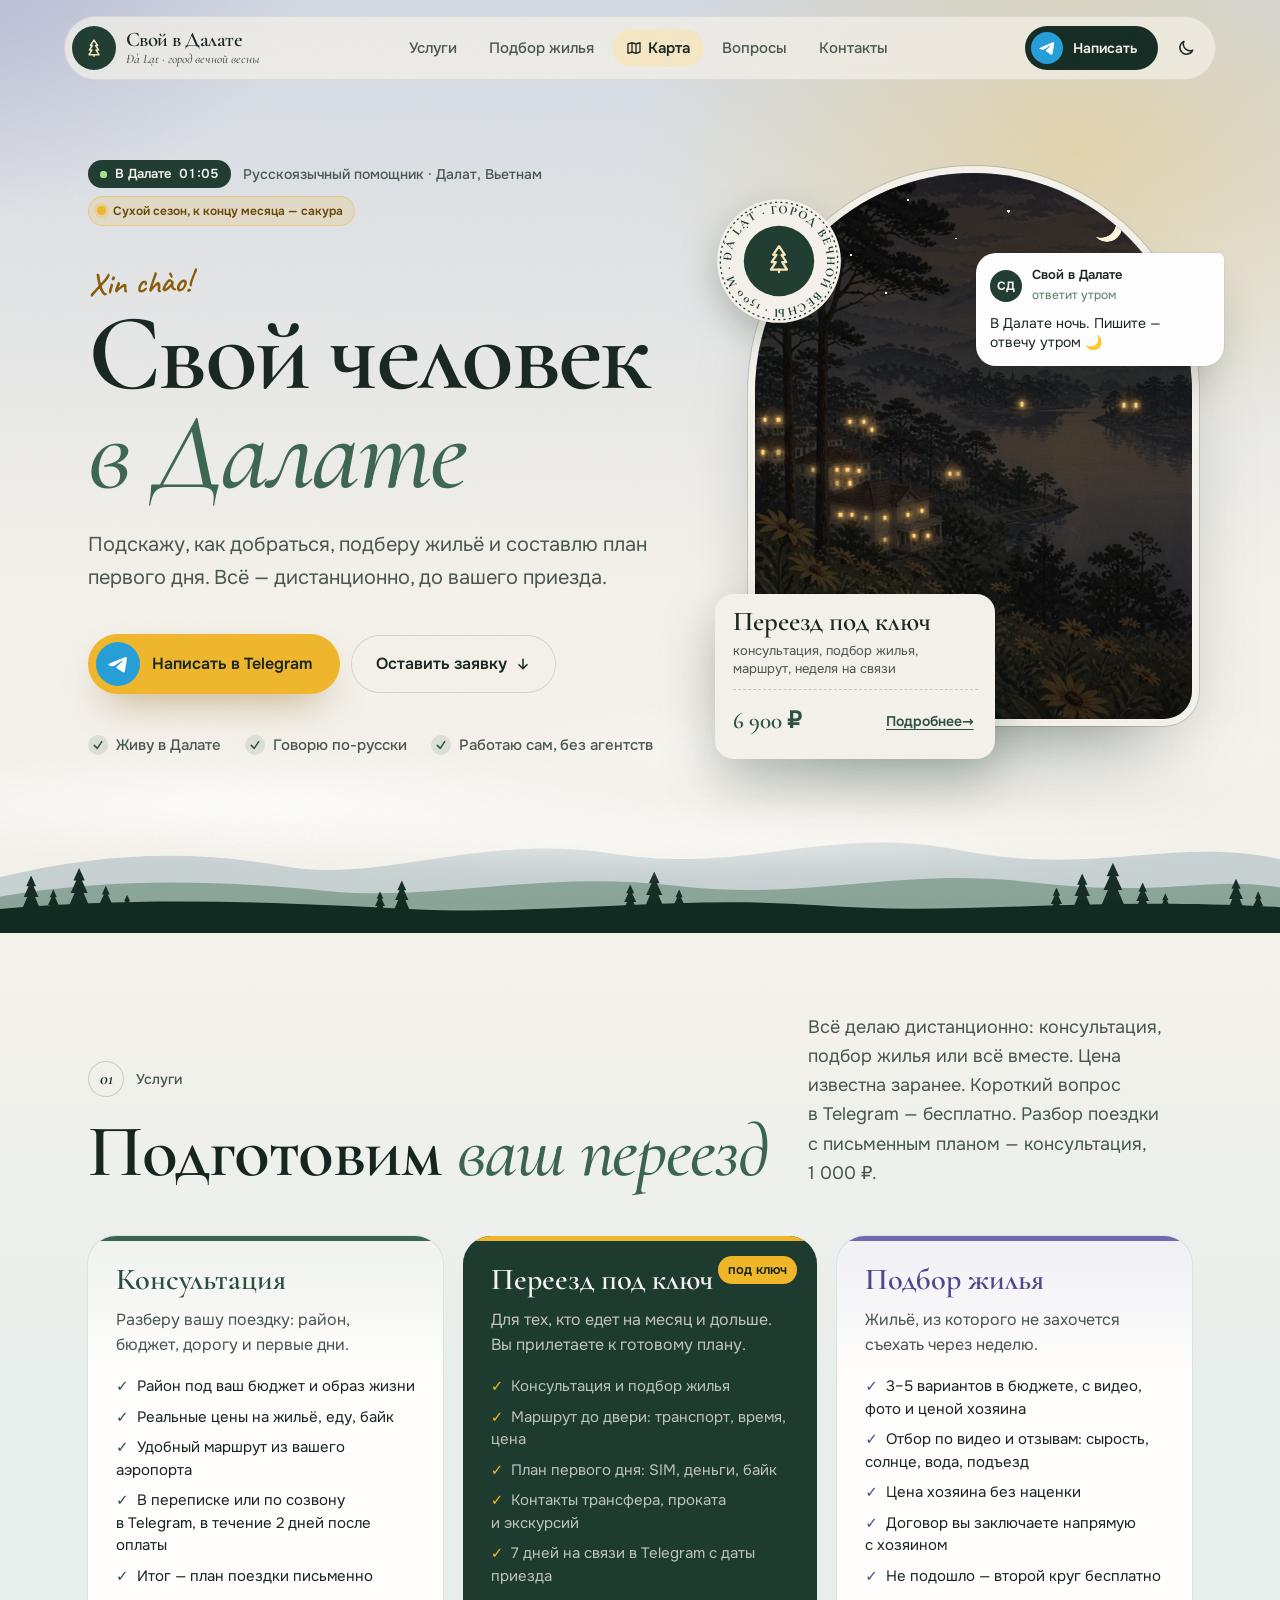
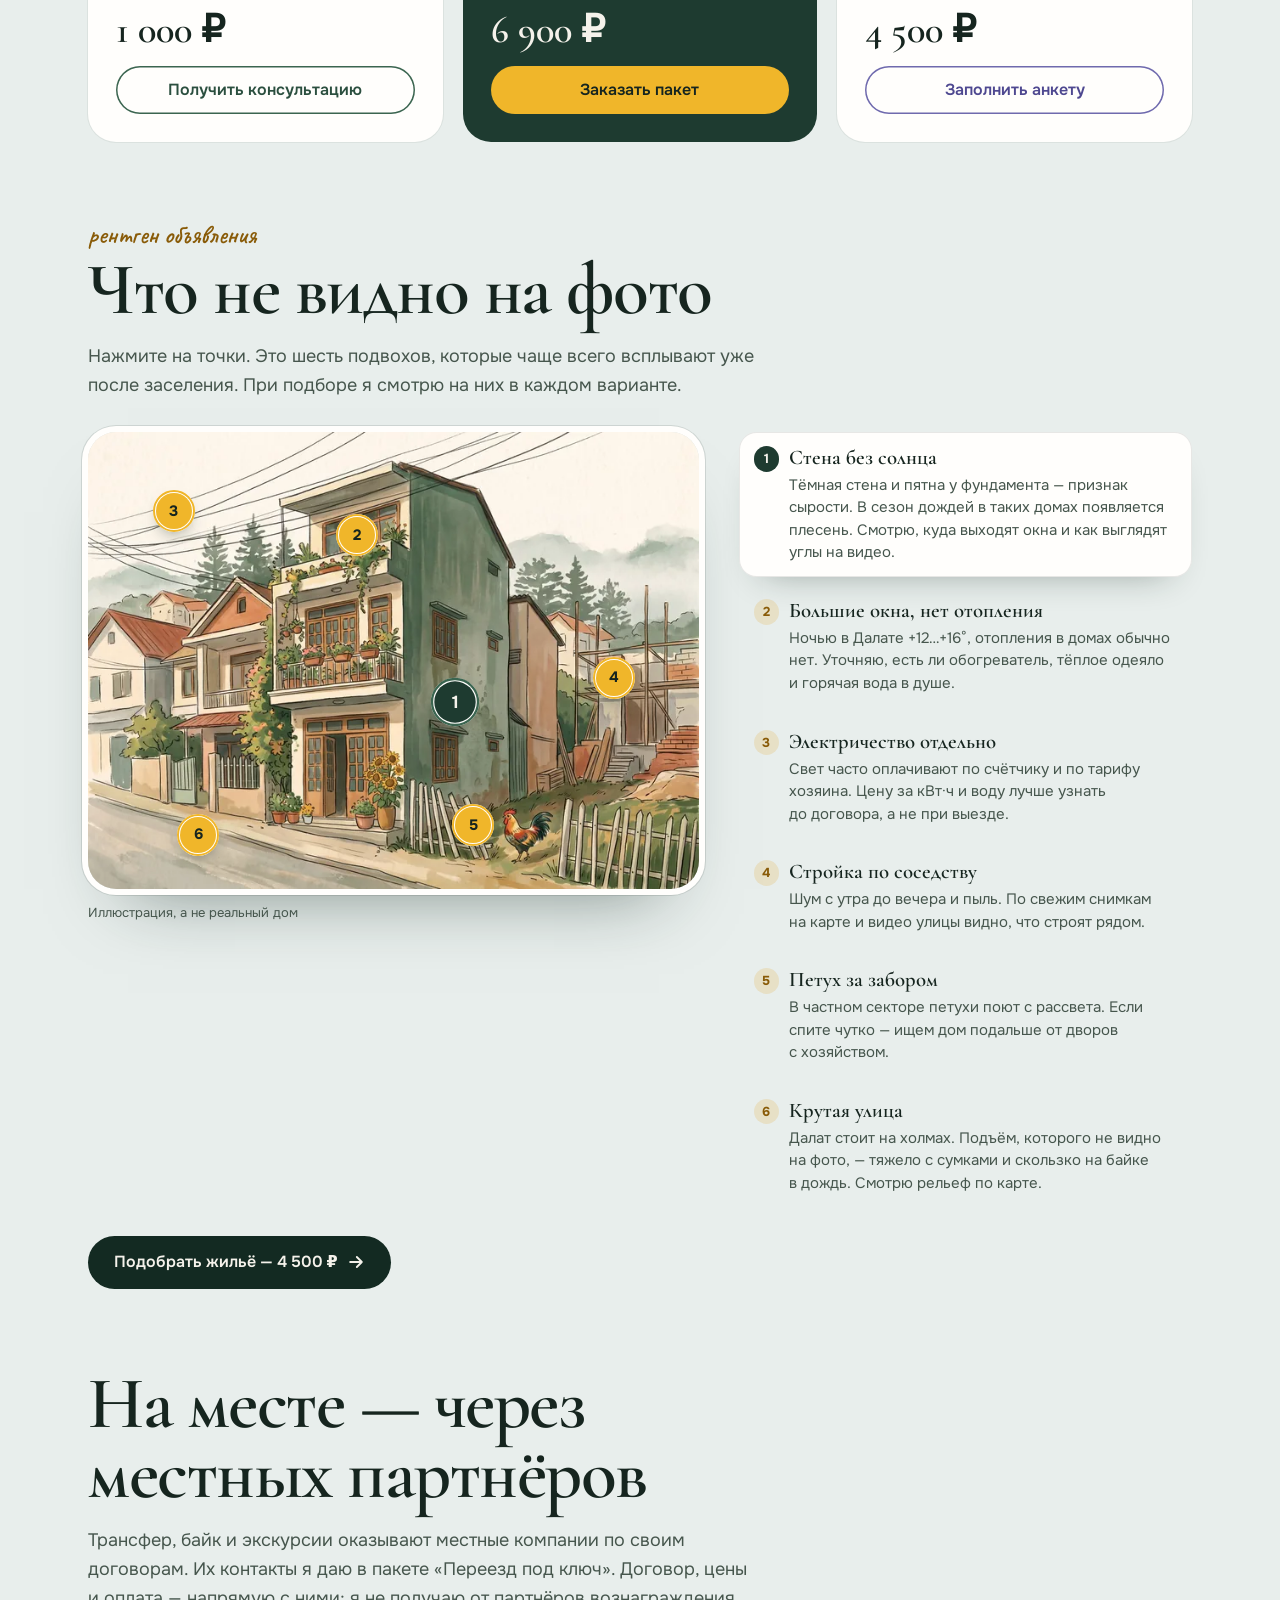
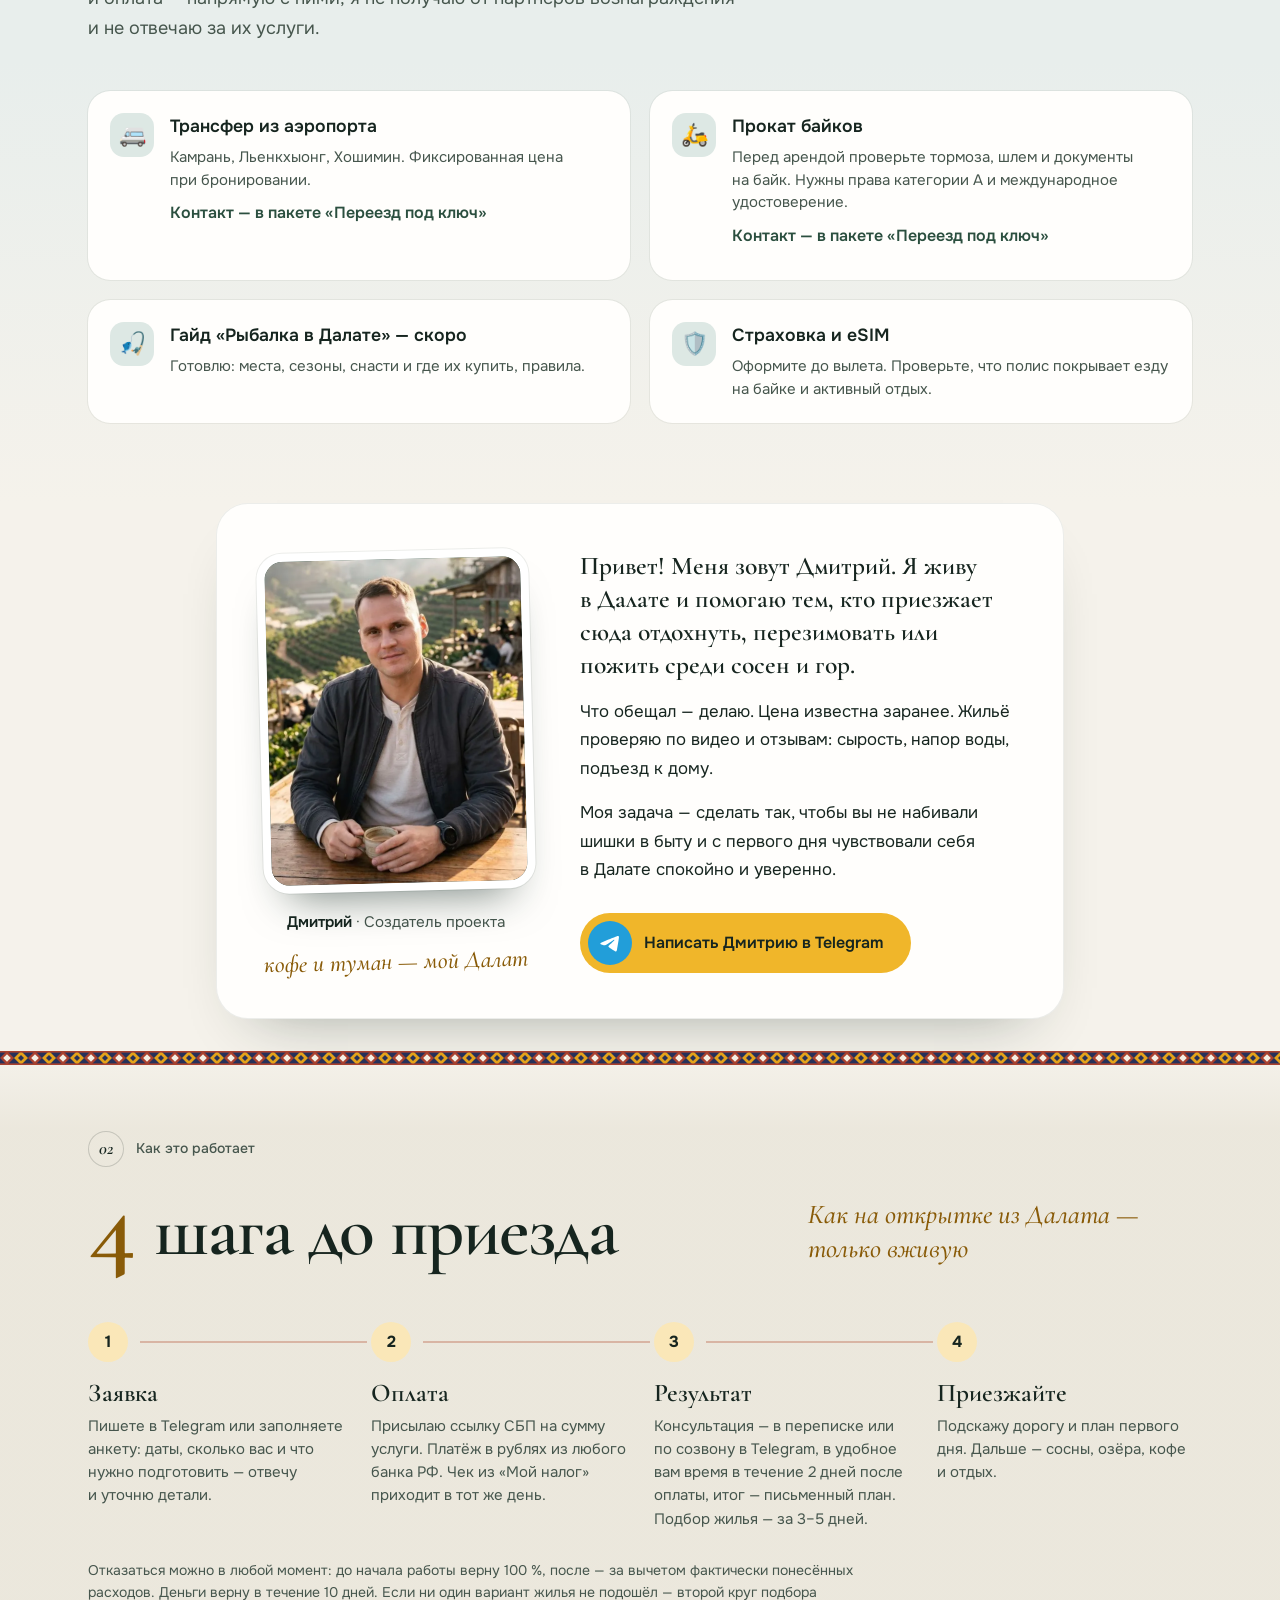
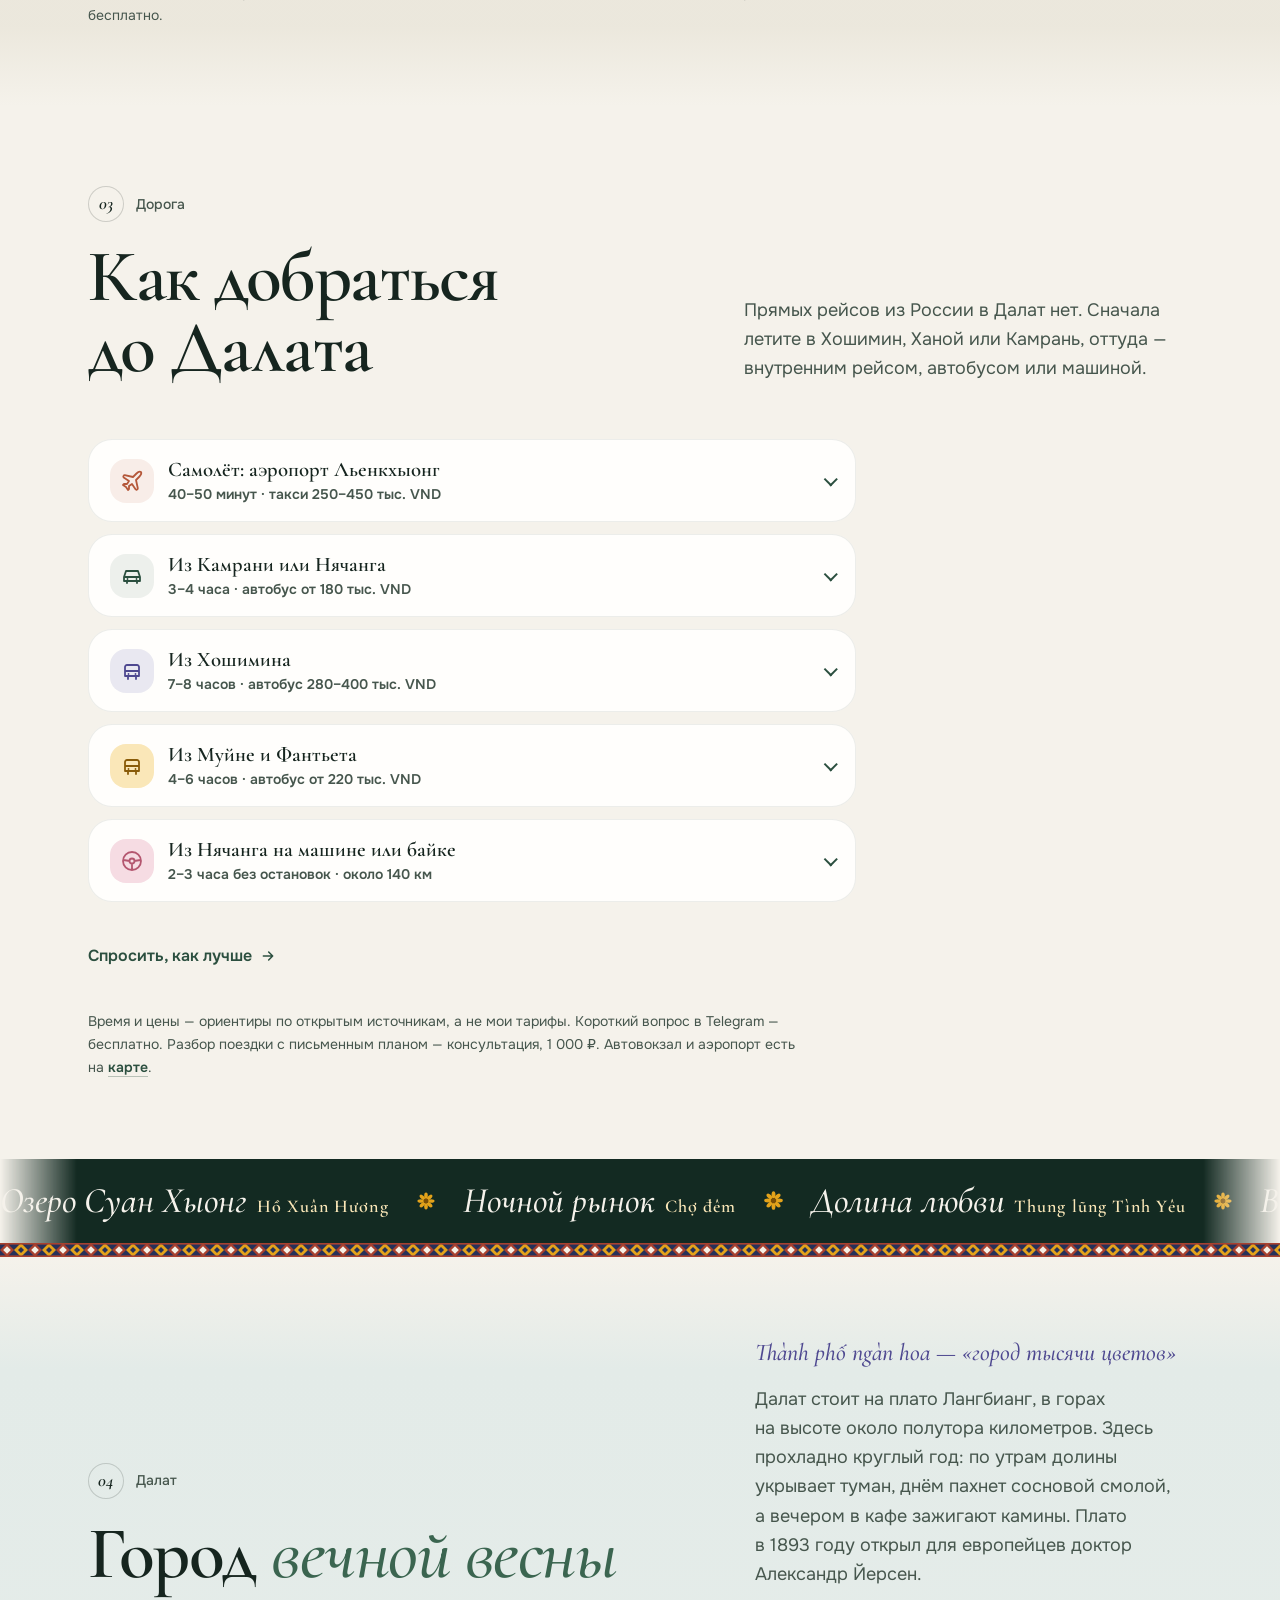
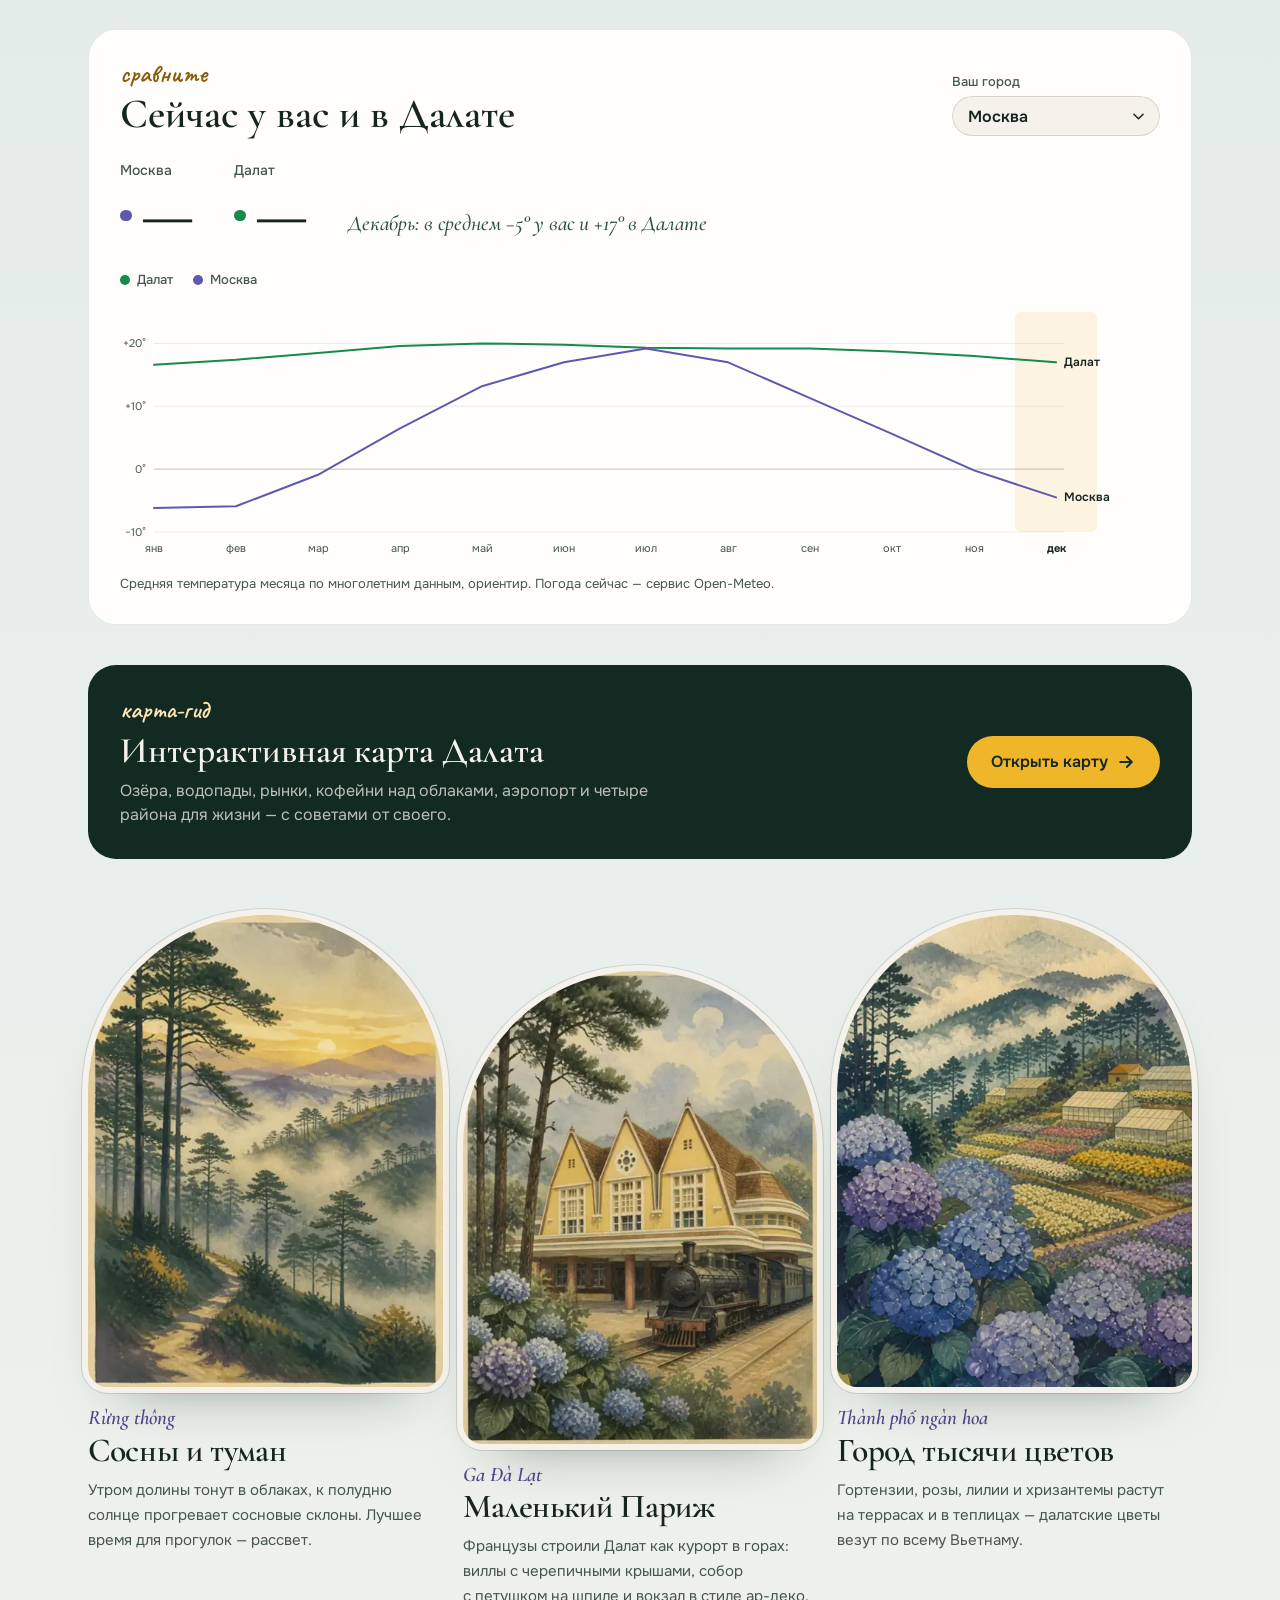
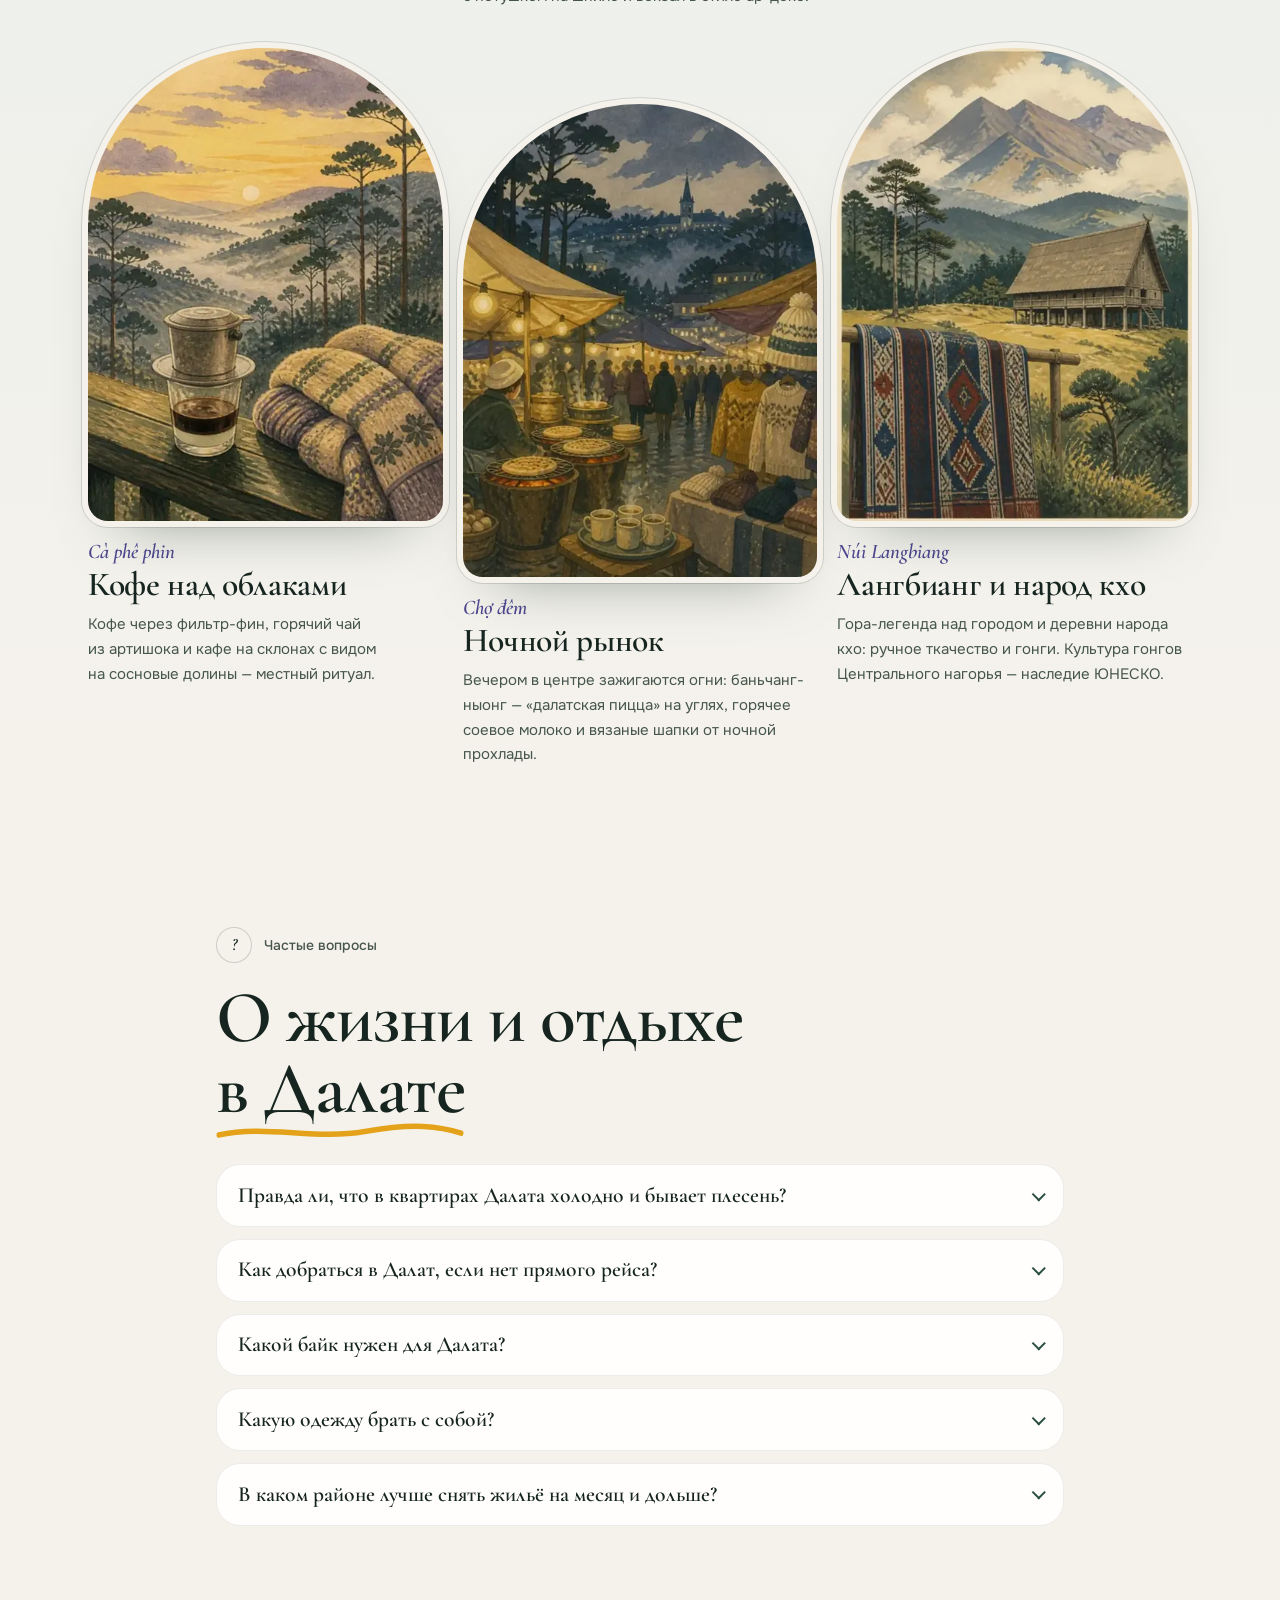
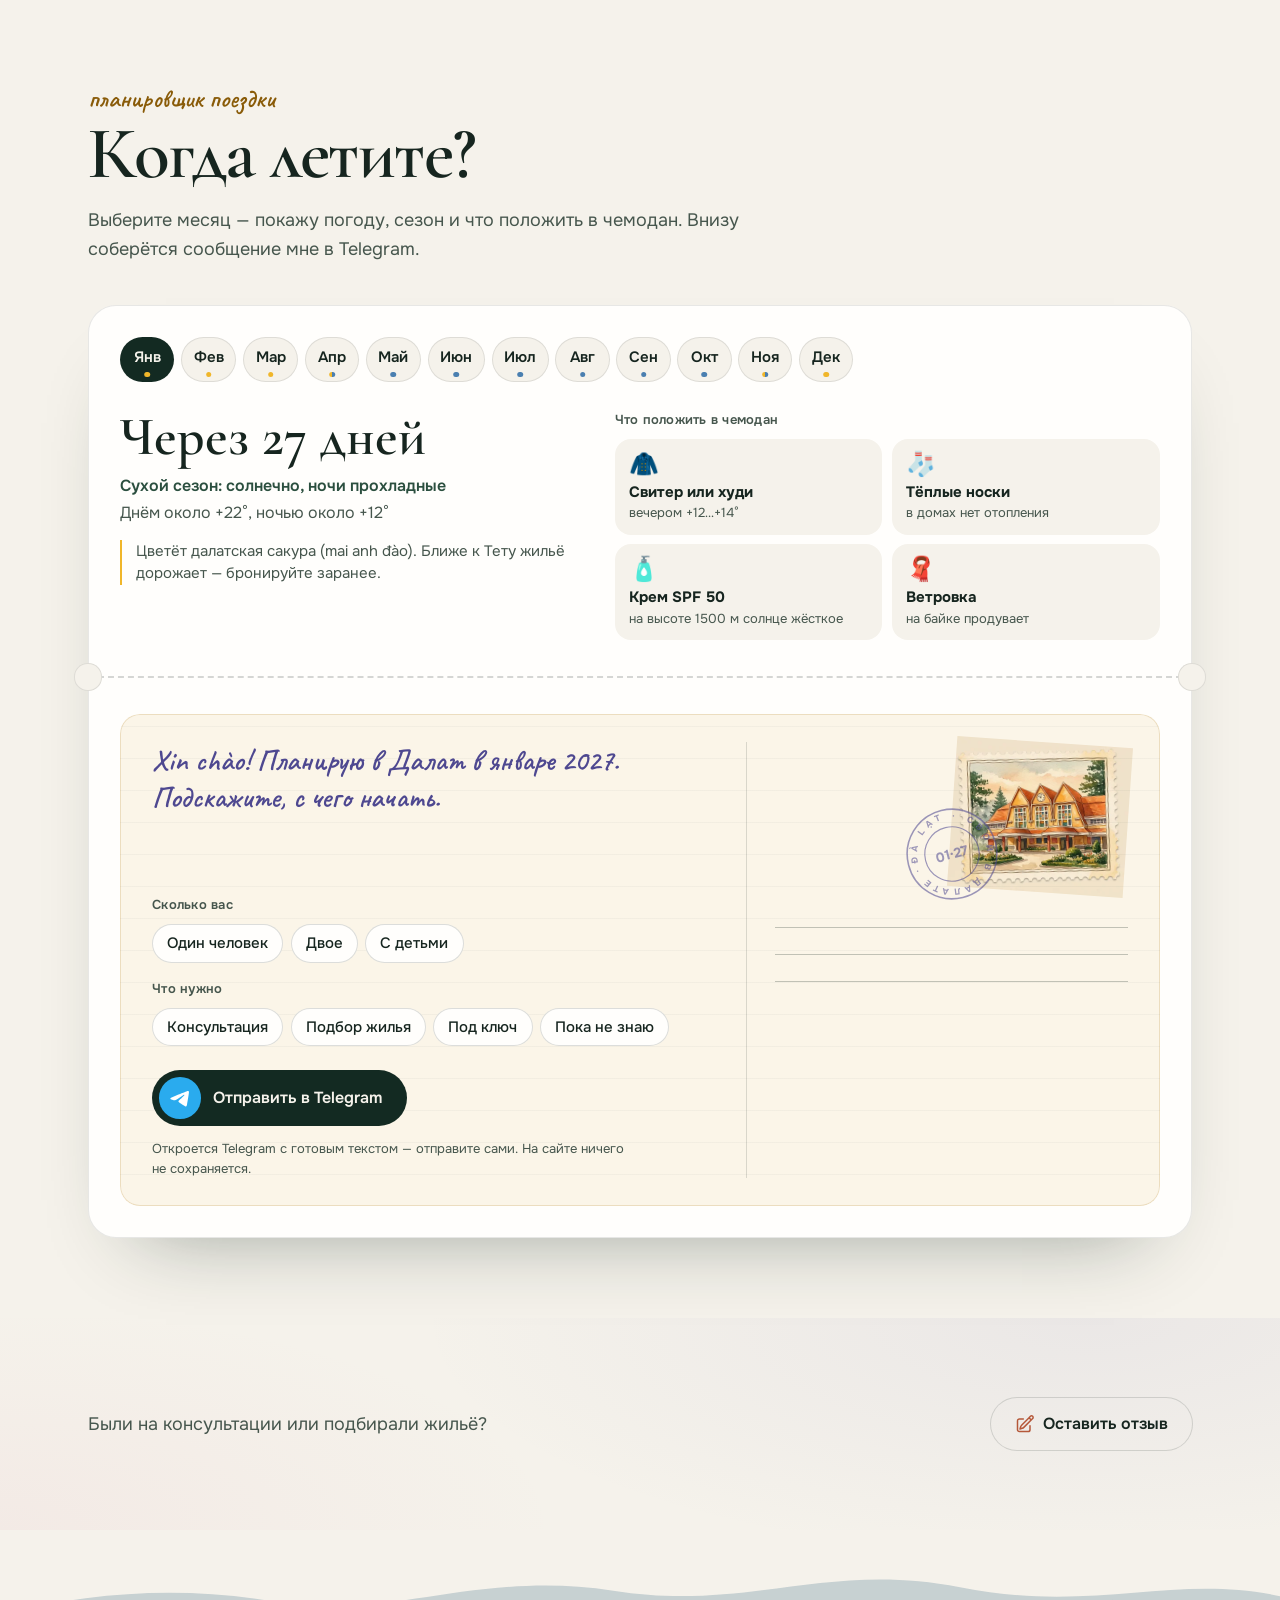
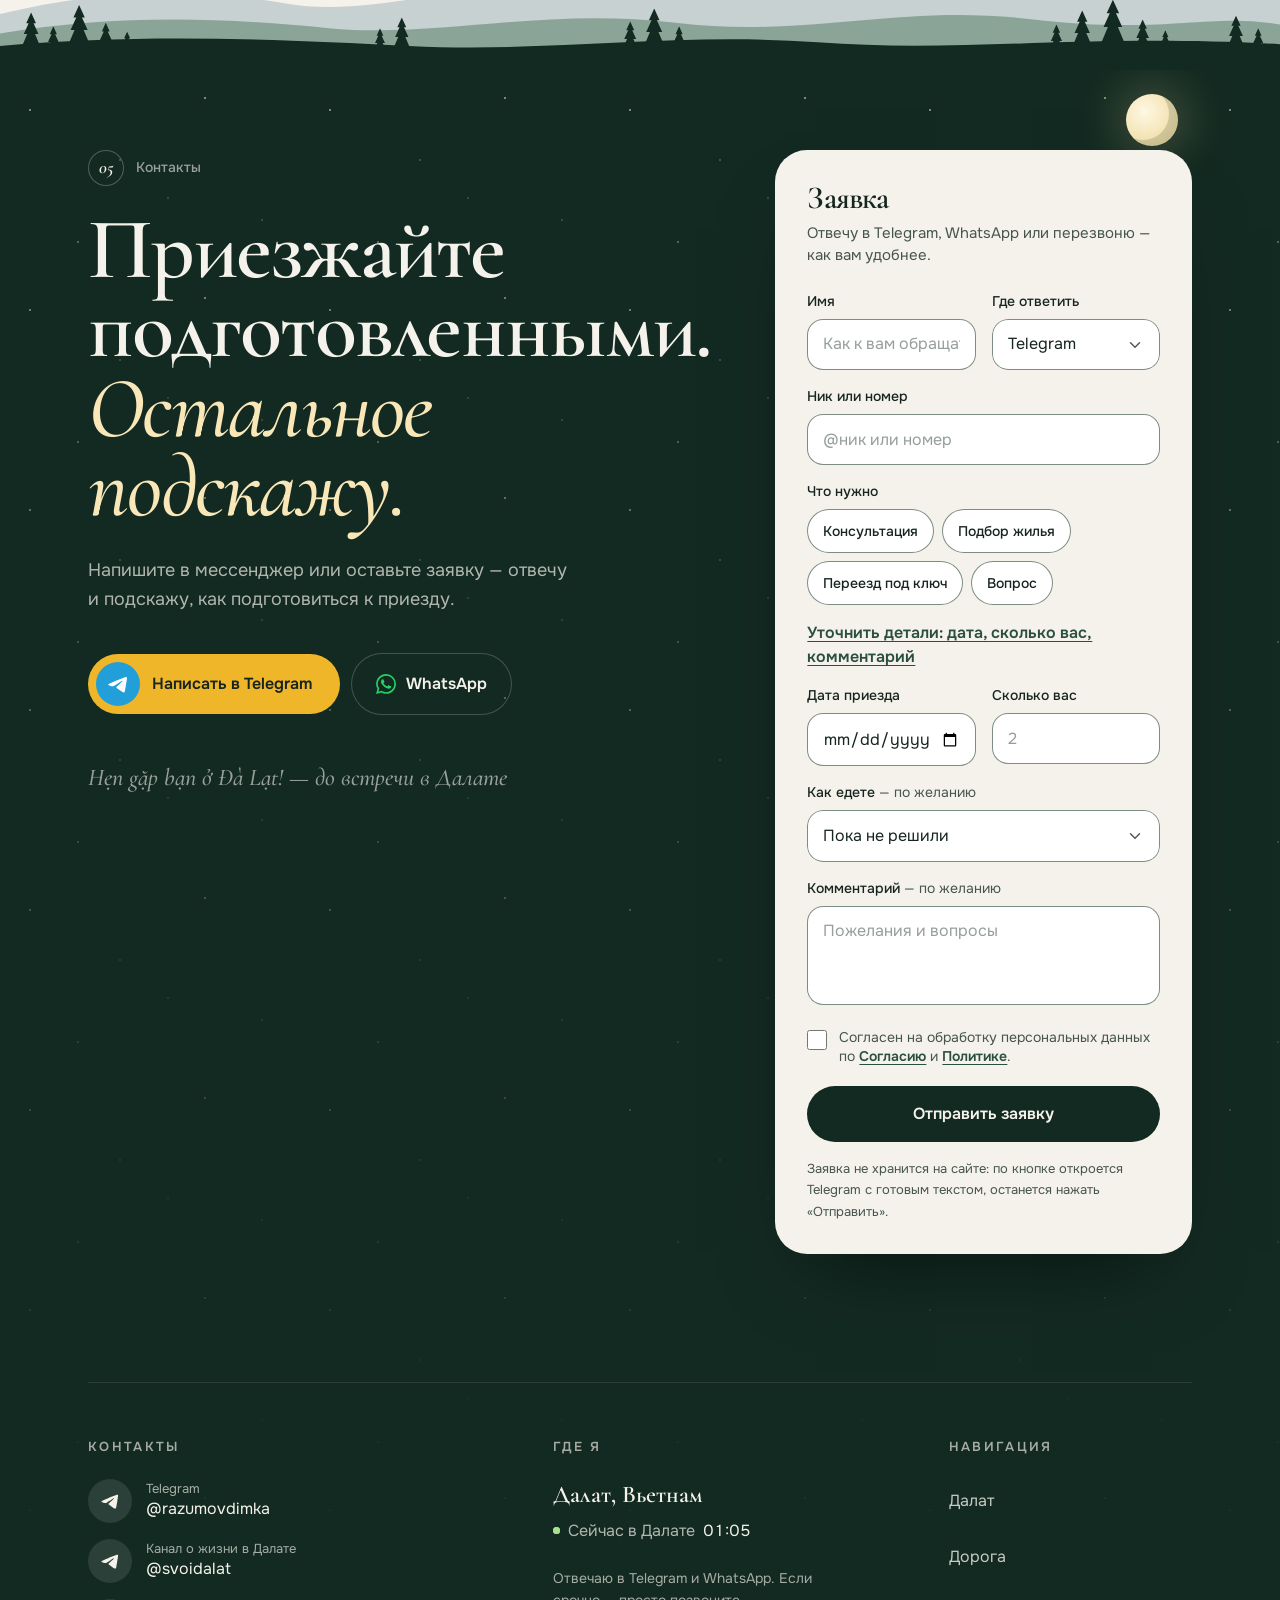
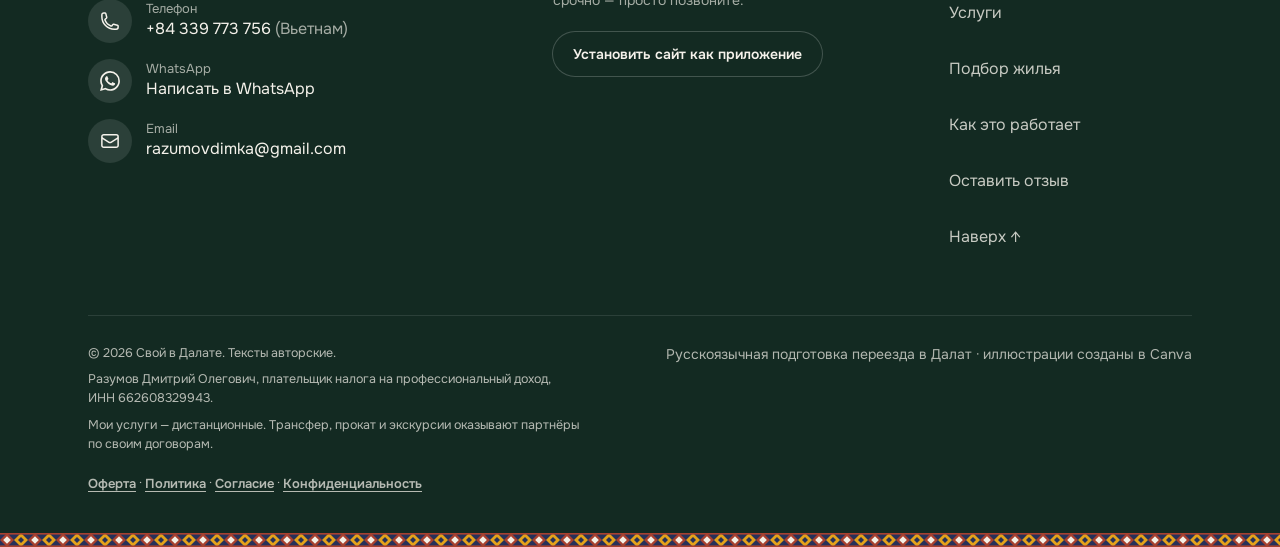
<file: index.html>
<!DOCTYPE html>
<html lang="ru">
<head>
  <meta charset="UTF-8">
  <meta name="viewport" content="width=device-width, initial-scale=1.0, viewport-fit=cover">
  <title>Свой в Далате — подготовка переезда, подбор жилья и консультация</title>
  <meta name="description" content="Русскоязычная подготовка переезда в Далат: консультация, дистанционный подбор жилья, маршрут до двери и план первого дня. Трансфер, байк и экскурсии — через партнёров.">
  <meta name="robots" content="noindex, nofollow, noarchive, nosnippet">
  <meta name="theme-color" content="#F5F2EB">
  <script>try{var t=localStorage.getItem('svoy:theme')}catch(e){}if(t!=='light'&&t!=='dark')t=window.matchMedia&&matchMedia('(prefers-color-scheme: dark)').matches?'dark':'light';document.documentElement.dataset.theme=t</script>
  <link rel="manifest" href="manifest.webmanifest">
  <link rel="apple-touch-icon" href="icons/apple-touch-icon.png">
  <meta name="mobile-web-app-capable" content="yes">
  <meta name="apple-mobile-web-app-capable" content="yes">
  <meta name="apple-mobile-web-app-title" content="Свой в Далате">
  <meta name="apple-mobile-web-app-status-bar-style" content="default">
  <link rel="apple-touch-startup-image" href="icons/splash-1320x2868.png" media="(device-width: 440px) and (device-height: 956px) and (-webkit-device-pixel-ratio: 3) and (orientation: portrait)">
  <link rel="apple-touch-startup-image" href="icons/splash-1206x2622.png" media="(device-width: 402px) and (device-height: 874px) and (-webkit-device-pixel-ratio: 3) and (orientation: portrait)">
  <link rel="apple-touch-startup-image" href="icons/splash-1290x2796.png" media="(device-width: 430px) and (device-height: 932px) and (-webkit-device-pixel-ratio: 3) and (orientation: portrait)">
  <link rel="apple-touch-startup-image" href="icons/splash-1179x2556.png" media="(device-width: 393px) and (device-height: 852px) and (-webkit-device-pixel-ratio: 3) and (orientation: portrait)">
  <link rel="apple-touch-startup-image" href="icons/splash-1284x2778.png" media="(device-width: 428px) and (device-height: 926px) and (-webkit-device-pixel-ratio: 3) and (orientation: portrait)">
  <link rel="apple-touch-startup-image" href="icons/splash-1170x2532.png" media="(device-width: 390px) and (device-height: 844px) and (-webkit-device-pixel-ratio: 3) and (orientation: portrait)">
  <link rel="apple-touch-startup-image" href="icons/splash-1125x2436.png" media="(device-width: 375px) and (device-height: 812px) and (-webkit-device-pixel-ratio: 3) and (orientation: portrait)">
  <link rel="apple-touch-startup-image" href="icons/splash-1242x2688.png" media="(device-width: 414px) and (device-height: 896px) and (-webkit-device-pixel-ratio: 3) and (orientation: portrait)">
  <link rel="apple-touch-startup-image" href="icons/splash-828x1792.png" media="(device-width: 414px) and (device-height: 896px) and (-webkit-device-pixel-ratio: 2) and (orientation: portrait)">
  <link rel="apple-touch-startup-image" href="icons/splash-1242x2208.png" media="(device-width: 414px) and (device-height: 736px) and (-webkit-device-pixel-ratio: 3) and (orientation: portrait)">
  <link rel="apple-touch-startup-image" href="icons/splash-750x1334.png" media="(device-width: 375px) and (device-height: 667px) and (-webkit-device-pixel-ratio: 2) and (orientation: portrait)">
  <link rel="apple-touch-startup-image" href="icons/splash-640x1136.png" media="(device-width: 320px) and (device-height: 568px) and (-webkit-device-pixel-ratio: 2) and (orientation: portrait)">

  <link rel="canonical" href="https://svoydalat.github.io/">

  <meta property="og:type" content="website">
  <meta property="og:site_name" content="Свой в Далате">
  <meta property="og:locale" content="ru_RU">
  <meta property="og:url" content="https://svoydalat.github.io/">
  <meta property="og:title" content="Свой в Далате — русскоязычный помощник">
  <meta property="og:description" content="Подготовлю ваш переезд в Далат: консультация, подбор жилья, маршрут до двери и план первого дня.">
  <meta property="og:image" content="https://svoydalat.github.io/img/og-image.jpg">
  <meta property="og:image:width" content="1200">
  <meta property="og:image:height" content="630">
  <meta property="og:image:alt" content="Иллюстрация: рассвет над озером Суан Хыонг в Далате">
  <meta name="twitter:card" content="summary_large_image">

  <link rel="icon" type="image/svg+xml" href="data:image/svg+xml,%3Csvg xmlns='http://www.w3.org/2000/svg' viewBox='0 0 64 64'%3E%3Crect width='64' height='64' rx='16' fill='%231E3B30'/%3E%3Cpath d='M32 8 22 24h6L18 38h7L15 52h34L39 38h7L36 24h6z' fill='%23F6DD9A'/%3E%3Crect x='29' y='51' width='6' height='6' rx='1' fill='%23E3A21A'/%3E%3C/svg%3E">

  <!-- Включаем анимации появления, только если работает JS -->
  <script>document.documentElement.classList.add('js');</script>
  <!-- Экран загрузки: только в установленном приложении и только при первом открытии за сеанс (прячет script.js) -->
  <script>try{if((matchMedia('(display-mode: standalone)').matches||navigator.standalone===true)&&!sessionStorage.getItem('splash-shown'))document.documentElement.classList.add('has-splash')}catch(e){}</script>
  <style>
    #splash{position:fixed;inset:0;z-index:2147483000;display:none;flex-direction:column;align-items:center;padding:calc(13vh + env(safe-area-inset-top)) 1.5rem 0;text-align:center;color:#1E3B30;background:#E08468 url(img/splash.webp) center bottom/cover no-repeat;transition:opacity .5s ease,visibility 0s linear .5s}
    html.has-splash #splash{display:flex}
    #splash.is-out{opacity:0;visibility:hidden}
    .splash__title{margin:0;font:600 clamp(2.6rem,13vw,4.2rem)/1 "Cormorant Garamond",Georgia,serif;letter-spacing:-.01em}
    .splash__sub{margin:.7rem 0 0;font:italic 500 1.2rem/1.2 "Cormorant Garamond",Georgia,serif;opacity:.85}
    @media (prefers-reduced-motion:reduce){#splash{transition:none}}
  </style>

  <!-- Шрифты: Cormorant Garamond (заголовки, вьетнамские названия), Onest (текст), Caveat (рукописные пометки) -->
  <link rel="preload" href="fonts/onest-cyrillic.woff2" as="font" type="font/woff2" crossorigin>
  <link rel="preload" href="fonts/cormorant-garamond-cyrillic.woff2" as="font" type="font/woff2" crossorigin>
  <link rel="stylesheet" href="fonts.css">

  <link rel="stylesheet" href="style.css">
  <link rel="stylesheet" href="guard.css">
  <!-- Tailwind собран заранее (tools/tailwind.config.js) и идёт последним, как раньше шёл CDN -->
  <link rel="stylesheet" href="tw.css">
  <link rel="stylesheet" href="theme-dark.css">
</head>

<body class="bg-paper font-sans text-ink antialiased selection:bg-sunflower/30">
  <div id="splash" aria-hidden="true"><p class="splash__title">Свой в&nbsp;Далате</p><p class="splash__sub">Đà Lạt · город вечной весны</p></div>

  <!-- Общие иконки и силуэты гор — используются через <use> -->
  <svg class="svg-sprite" xmlns="http://www.w3.org/2000/svg" aria-hidden="true">
    <symbol id="i-tg" viewBox="4.3 5.15 14 14"><path fill="currentColor" d="M16.906 7.224c.1-.002.321.023.465.14a.506.506 0 0 1 .171.325c.016.093.036.306.02.472-.18 1.898-.962 6.502-1.36 8.627-.168.9-.499 1.201-.82 1.23-.696.065-1.225-.46-1.9-.902-1.056-.693-1.653-1.124-2.678-1.8-1.185-.78-.417-1.21.258-1.91.177-.184 3.247-2.977 3.307-3.23.007-.032.014-.15-.056-.212s-.174-.041-.249-.024c-.106.024-1.793 1.14-5.061 3.345-.48.33-.913.49-1.302.48-.428-.008-1.252-.241-1.865-.44-.752-.245-1.349-.374-1.297-.789.027-.216.325-.437.893-.663 3.498-1.524 5.83-2.529 6.998-3.014 3.332-1.386 4.025-1.627 4.476-1.635z"/></symbol>
    <symbol id="i-wa" viewBox="0 0 24 24"><path fill="currentColor" d="M17.472 14.382c-.297-.149-1.758-.867-2.03-.967-.273-.099-.471-.148-.67.15-.197.297-.767.966-.94 1.164-.173.199-.347.223-.644.075-.297-.15-1.255-.463-2.39-1.475-.883-.788-1.48-1.761-1.653-2.059-.173-.297-.018-.458.13-.606.134-.133.298-.347.446-.52.149-.174.198-.298.298-.497.099-.198.05-.371-.025-.52-.075-.149-.669-1.612-.916-2.207-.242-.579-.487-.5-.669-.51-.173-.008-.371-.01-.57-.01-.198 0-.52.074-.792.372-.272.297-1.04 1.016-1.04 2.479 0 1.462 1.065 2.875 1.213 3.074.149.198 2.096 3.2 5.077 4.487.709.306 1.262.489 1.694.625.712.227 1.36.195 1.871.118.571-.085 1.758-.719 2.006-1.413.248-.694.248-1.289.173-1.413-.074-.124-.272-.198-.57-.347m-5.421 7.403h-.004a9.87 9.87 0 0 1-5.031-1.378l-.361-.214-3.741.982.998-3.648-.235-.374a9.86 9.86 0 0 1-1.51-5.26c.001-5.45 4.436-9.884 9.888-9.884 2.64 0 5.122 1.03 6.988 2.898a9.825 9.825 0 0 1 2.893 6.994c-.003 5.45-4.437 9.884-9.885 9.884m8.413-18.297A11.815 11.815 0 0 0 12.05 0C5.495 0 .16 5.335.157 11.892c0 2.096.547 4.142 1.588 5.945L.057 24l6.305-1.654a11.882 11.882 0 0 0 5.683 1.448h.005c6.554 0 11.89-5.335 11.893-11.893a11.821 11.821 0 0 0-3.48-8.413Z"/></symbol>
    <symbol id="i-check" viewBox="0 0 24 24"><path fill="none" stroke="currentColor" stroke-width="3" stroke-linecap="round" stroke-linejoin="round" d="m4.5 12.75 6 6 9-13.5"/></symbol>
    <symbol id="i-star" viewBox="0 0 24 24"><path fill="currentColor" d="M12 2l3.09 6.26L22 9.27l-5 4.87 1.18 6.88L12 17.77l-6.18 3.25L7 14.14 2 9.27l6.91-1.01L12 2z"/></symbol>
    <symbol id="i-arrow" viewBox="0 0 24 24"><path fill="none" stroke="currentColor" stroke-width="2.25" stroke-linecap="round" stroke-linejoin="round" d="M5 12h14M13 6l6 6-6 6"/></symbol>
    <symbol id="i-plane" viewBox="0 0 24 24"><path fill="none" stroke="currentColor" stroke-width="1.8" stroke-linecap="round" stroke-linejoin="round" d="M17.8 19.2 16 11l3.5-3.5C21 6 21.5 4 21 3c-1-.5-3 0-4.5 1.5L13 8 4.8 6.2c-.5-.1-.9.1-1.1.5l-.3.5c-.2.5-.1 1 .3 1.3L9 12l-2 3H4l-1 1 3 2 2 3 1-1v-3l3-2 3.5 5.3c.3.4.8.5 1.3.3l.5-.2c.4-.3.6-.7.5-1.2z"/></symbol>
    <symbol id="i-pine" viewBox="0 0 24 24"><path fill="none" stroke="currentColor" stroke-width="1.7" stroke-linejoin="round" d="M12 2.5 7.6 9h2.5l-3.6 5.4h3.1L6 20h12l-3.6-5.6h3.1L13.9 9h2.5z"/><path fill="none" stroke="currentColor" stroke-width="1.7" stroke-linecap="round" d="M12 20v2"/></symbol>
    <symbol id="tree" viewBox="0 0 40 100"><path d="M20 0 30 22h-5l10 22h-7l11 26H24v30h-8V70H1l11-26H5l10-22h-5z"/></symbol>
    <!-- Три гряды гор Ламвьен и сосны на переднем плане -->
    <symbol id="ridge" viewBox="0 0 1440 160">
      <path fill="#B9C6CA" fill-opacity=".75" d="M0 96C110 70 210 64 320 84S540 46 690 70s240-34 390-4 240-16 360 10V160H0z"/>
      <path fill="#4E7A61" fill-opacity=".5" d="M0 118c130-22 250-18 370-6s240-24 390-6 250-22 400-4 200-8 280 6V160H0z"/>
      <g fill="#132A22">
        <use href="#tree" x="24" y="94" width="22" height="56"/><use href="#tree" x="52" y="110" width="16" height="40"/>
        <use href="#tree" x="76" y="86" width="26" height="64"/><use href="#tree" x="110" y="106" width="18" height="44"/>
        <use href="#tree" x="136" y="116" width="14" height="34"/><use href="#tree" x="420" y="112" width="15" height="38"/>
        <use href="#tree" x="442" y="100" width="20" height="50"/><use href="#tree" x="700" y="104" width="18" height="46"/>
        <use href="#tree" x="724" y="90" width="24" height="60"/><use href="#tree" x="756" y="110" width="16" height="40"/>
        <use href="#tree" x="1180" y="108" width="17" height="42"/><use href="#tree" x="1206" y="92" width="23" height="58"/>
        <use href="#tree" x="1238" y="80" width="28" height="70"/><use href="#tree" x="1276" y="102" width="19" height="48"/>
        <use href="#tree" x="1304" y="114" width="14" height="36"/><use href="#tree" x="1380" y="98" width="21" height="52"/>
        <use href="#tree" x="1408" y="112" width="15" height="38"/>
        <path d="M0 132c160-14 300-8 460 0s300-16 460-4 300-10 520 2V160H0z"/>
      </g>
    </symbol>
    <!-- Почтовый штемпель для марок -->
    <symbol id="postmark" viewBox="0 0 120 60">
      <g fill="none" stroke="currentColor" stroke-width="1.6">
        <circle cx="30" cy="30" r="24"/><circle cx="30" cy="30" r="18"/>
        <path d="M58 16c8-5 14 5 22 0s14 5 22 0 12 4 16 1M58 30c8-5 14 5 22 0s14 5 22 0 12 4 16 1M58 44c8-5 14 5 22 0s14 5 22 0 12 4 16 1"/>
      </g>
      <text x="30" y="34" text-anchor="middle" font-family="'Cormorant Garamond', serif" font-size="11" font-weight="700" fill="currentColor">ĐÀ LẠT</text>
    </symbol>
  </svg>

  <!-- ================= ШАПКА ================= -->
  <header id="site-header" class="fixed inset-x-0 top-0 z-50 px-3 pt-3 sm:px-5 sm:pt-4">
    <div class="header-bar mx-auto flex h-14 max-w-6xl items-center justify-between rounded-full px-2 sm:h-16">
      <a href="#top" class="flex items-center gap-2.5 rounded-full pr-3" aria-label="Свой в Далате — на главную">
        <span class="vt-logo grid h-10 w-10 place-items-center rounded-full bg-pine-800 text-sunflower-soft sm:h-11 sm:w-11">
          <svg class="h-5 w-5" aria-hidden="true"><use href="#i-pine"/></svg>
        </span>
        <span class="leading-none">
          <span class="block font-serif text-[1.3rem] font-semibold tracking-tight">Свой в&nbsp;Далате</span>
          <span class="mt-0.5 hidden font-serif text-[13px] italic text-ink-soft sm:block">Đà Lạt · город вечной весны</span>
        </span>
      </a>

      <nav class="hidden items-center gap-1 whitespace-nowrap text-[15px] font-medium text-ink-soft xl:flex" aria-label="Основное меню">
        <a href="#services" class="rounded-full px-3.5 py-2 transition hover:bg-ink/5 hover:text-ink">Услуги</a>
        <a href="podbor.html" class="rounded-full px-3.5 py-2 transition hover:bg-ink/5 hover:text-ink">Подбор жилья</a>
        <a href="map.html" class="inline-flex items-center gap-1.5 rounded-full bg-sunflower-soft/70 px-3.5 py-2 font-semibold text-ink transition hover:bg-sunflower-soft"><svg class="h-4 w-4" viewBox="0 0 24 24" fill="none" stroke="currentColor" stroke-width="2" stroke-linecap="round" stroke-linejoin="round" aria-hidden="true"><path d="M9 18 3 20V6l6-2 6 2 6-2v14l-6 2zM9 4v14M15 6v14"/></svg>Карта</a>
        <a href="#faq" class="rounded-full px-3.5 py-2 transition hover:bg-ink/5 hover:text-ink">Вопросы</a>
        <a href="#contacts" class="rounded-full px-3.5 py-2 transition hover:bg-ink/5 hover:text-ink">Контакты</a>
      </nav>

      <div class="flex items-center gap-1.5">
        <a href="https://t.me/razumovdimka" data-tg="general" target="_blank" rel="noopener noreferrer"
           class="group hidden items-center gap-2.5 rounded-full bg-pine-900 py-1.5 pl-1.5 pr-5 text-sm font-semibold text-paper transition hover:bg-pine-700 sm:inline-flex">
          <span class="grid h-8 w-8 place-items-center rounded-full bg-tg text-white"><svg class="h-4 w-4" aria-hidden="true"><use href="#i-tg"/></svg></span>
          Написать
        </a>
        <button type="button" class="theme-toggle" data-theme-toggle aria-pressed="false" aria-label="Тёмная тема">
          <svg class="theme-toggle__moon" viewBox="0 0 24 24" fill="none" stroke="currentColor" stroke-width="1.8" stroke-linecap="round" stroke-linejoin="round" aria-hidden="true"><path d="M20 14.5A8 8 0 0 1 9.5 4a8 8 0 1 0 10.5 10.5Z"/></svg>
          <svg class="theme-toggle__sun" viewBox="0 0 24 24" fill="none" stroke="currentColor" stroke-width="1.8" stroke-linecap="round" aria-hidden="true"><circle cx="12" cy="12" r="4"/><path d="M12 2v2M12 20v2M4.9 4.9l1.4 1.4M17.7 17.7l1.4 1.4M2 12h2M20 12h2M4.9 19.1l1.4-1.4M17.7 6.3l1.4-1.4"/></svg>
        </button>
        <button id="menu-toggle" type="button"
                class="grid h-11 w-11 place-items-center rounded-full transition hover:bg-ink/5 xl:hidden"
                aria-expanded="false" aria-controls="mobile-menu" aria-label="Открыть меню">
          <svg class="icon-open h-6 w-6" viewBox="0 0 24 24" fill="none" stroke="currentColor" stroke-width="2" stroke-linecap="round" aria-hidden="true"><path d="M4 9h16M4 15h16"/></svg>
          <svg class="icon-close hidden h-6 w-6" viewBox="0 0 24 24" fill="none" stroke="currentColor" stroke-width="2" stroke-linecap="round" aria-hidden="true"><path d="M6 6l12 12M18 6 6 18"/></svg>
        </button>
      </div>
    </div>

    <!-- Мобильное меню -->
    <div id="mobile-menu" class="mx-auto mt-2 hidden max-w-6xl rounded-[1.75rem] bg-paper/95 p-2 shadow-2xl shadow-ink/10 ring-1 ring-ink/5 backdrop-blur-xl xl:hidden">
      <nav class="flex flex-col text-lg font-medium" aria-label="Мобильное меню">
        <a href="#dalat" class="rounded-2xl px-4 py-3.5 transition hover:bg-ink/5">Далат</a>
        <a href="map.html" class="flex items-center gap-3 rounded-2xl bg-sunflower-soft/70 px-4 py-3.5 font-semibold transition hover:bg-sunflower-soft"><svg class="h-5 w-5" viewBox="0 0 24 24" fill="none" stroke="currentColor" stroke-width="2" stroke-linecap="round" stroke-linejoin="round" aria-hidden="true"><path d="M9 18 3 20V6l6-2 6 2 6-2v14l-6 2zM9 4v14M15 6v14"/></svg>Интерактивная карта Далата</a>
        <a href="#road" class="rounded-2xl px-4 py-3.5 transition hover:bg-ink/5">Дорога</a>
        <a href="#services" class="rounded-2xl px-4 py-3.5 transition hover:bg-ink/5">Услуги</a>
        <a href="podbor.html" class="rounded-2xl px-4 py-3.5 transition hover:bg-ink/5">Подбор жилья</a>
        <a href="#how" class="rounded-2xl px-4 py-3.5 transition hover:bg-ink/5">Как это работает</a>
        <a href="#leave-review" class="rounded-2xl px-4 py-3.5 transition hover:bg-ink/5">Оставить отзыв</a>
        <a href="#contacts" class="rounded-2xl px-4 py-3.5 transition hover:bg-ink/5">Контакты</a>
        <a href="https://t.me/razumovdimka" data-tg="general" target="_blank" rel="noopener noreferrer"
           class="mt-1 inline-flex items-center justify-center gap-3 rounded-2xl bg-pine-900 px-5 py-4 text-base font-semibold text-paper">
          <span class="grid h-8 w-8 place-items-center rounded-full bg-tg text-white"><svg class="h-4 w-4" aria-hidden="true"><use href="#i-tg"/></svg></span>
          Написать в&nbsp;Telegram
        </a>
        <button type="button" data-install hidden class="mt-1 inline-flex items-center justify-center gap-3 rounded-2xl px-5 py-4 text-base font-semibold text-ink ring-1 ring-ink/15 transition hover:bg-ink/5">
          <svg class="h-5 w-5" viewBox="0 0 24 24" fill="none" stroke="currentColor" stroke-width="2" stroke-linecap="round" stroke-linejoin="round" aria-hidden="true"><path d="M12 4v11m0 0-4-4m4 4 4-4M5 20h14"/></svg>
          Установить на&nbsp;телефон
        </button>
      </nav>
    </div>
  </header>

  <main>

    <!-- ================= HERO ================= -->
    <section id="top" class="hero relative overflow-hidden pt-28 sm:pt-36 lg:pt-40">
      <div class="relative z-10 mx-auto grid max-w-6xl items-center gap-16 px-4 pb-36 sm:px-6 lg:grid-cols-12 lg:gap-10 lg:pb-44">

        <div class="lg:col-span-7">
          <div class="rise flex flex-wrap items-center gap-x-3 gap-y-2 text-sm font-medium text-ink-soft">
            <span class="inline-flex items-center gap-2 rounded-full bg-pine-800 px-3 py-1.5 text-xs font-semibold text-paper">
              <span class="live-dot" aria-hidden="true"></span>
              В&nbsp;Далате <span data-dalat-time class="tabular-nums">--:--</span><span data-dalat-weather class="tabular-nums" hidden></span>
            </span>
            <span>Русскоязычный помощник · Далат, Вьетнам</span>
            <!-- Сезонный акцент: текст и цвет по месяцу в Далате, ставит script.js -->
            <span class="season-chip" data-season-chip hidden><i class="season-chip__dot" aria-hidden="true"></i><span data-season-text></span></span>
          </div>

          <p class="rise mt-8 -rotate-2 font-hand text-[1.7rem] font-semibold leading-none text-sunflower-deep sm:text-[2rem]" style="--delay: 60ms">
            Xin chào!
          </p>

          <h1 class="rise mt-4 font-serif text-[clamp(3.3rem,8.6vw,6.8rem)] font-semibold leading-[0.88] tracking-[-0.025em]" style="--delay: 120ms">
            Свой человек
            <span class="mt-1 block font-medium italic text-pine-600">в&nbsp;Далате</span>
          </h1>

          <p class="rise mt-7 max-w-xl text-lg leading-relaxed text-ink-soft sm:text-xl sm:leading-relaxed" style="--delay: 180ms">
            Подскажу, как добраться, подберу жильё и&nbsp;составлю план первого дня. Всё&nbsp;— дистанционно, до&nbsp;вашего приезда.
          </p>

          <div class="rise mt-10 flex flex-col gap-3 sm:flex-row sm:items-center" style="--delay: 240ms">
            <a href="https://t.me/razumovdimka" data-tg="general" target="_blank" rel="noopener noreferrer"
               class="cta-glow group inline-flex items-center justify-center gap-3 rounded-full bg-sunflower py-2 pl-2 pr-7 text-base font-semibold text-ink shadow-[0_18px_40px_-18px_rgba(137,91,8,0.65)] transition duration-300 hover:-translate-y-0.5 hover:bg-sunflower-soft focus-visible:outline focus-visible:outline-2 focus-visible:outline-offset-4 focus-visible:outline-pine-900">
              <span class="grid h-11 w-11 place-items-center rounded-full bg-tg text-white transition duration-300 group-hover:rotate-[-12deg]"><svg class="h-5 w-5" aria-hidden="true"><use href="#i-tg"/></svg></span>
              Написать в&nbsp;Telegram
            </a>
            <a href="#contacts"
               class="group inline-flex items-center justify-center gap-2 rounded-full bg-paper/60 px-6 py-4 text-base font-semibold text-ink ring-1 ring-ink/15 backdrop-blur transition hover:bg-paper hover:ring-ink/25">
              Оставить заявку
              <svg class="h-4 w-4 rotate-90 transition group-hover:translate-y-0.5" aria-hidden="true"><use href="#i-arrow"/></svg>
            </a>
          </div>

          <ul class="rise mt-10 flex flex-wrap items-center gap-x-6 gap-y-3 text-[15px] font-medium text-ink-soft" style="--delay: 320ms">
            <li class="flex items-center gap-2"><span class="grid h-5 w-5 place-items-center rounded-full bg-pine-500/15 text-pine-700"><svg class="h-3 w-3" aria-hidden="true"><use href="#i-check"/></svg></span>Живу в&nbsp;Далате</li>
            <li class="flex items-center gap-2"><span class="grid h-5 w-5 place-items-center rounded-full bg-pine-500/15 text-pine-700"><svg class="h-3 w-3" aria-hidden="true"><use href="#i-check"/></svg></span>Говорю по-русски</li>
            <li class="flex items-center gap-2"><span class="grid h-5 w-5 place-items-center rounded-full bg-pine-500/15 text-pine-700"><svg class="h-3 w-3" aria-hidden="true"><use href="#i-check"/></svg></span>Работаю сам, без&nbsp;агентств</li>
          </ul>
        </div>

        <!-- Окно-арка с видом на озеро Суан Хыонг + штамп, сообщение и «билет» встречи -->
        <div class="rise relative mx-auto mb-6 w-full max-w-[26rem] lg:col-span-5 lg:max-w-none" style="--delay: 200ms">
          <!-- «Живое окно»: вид меняется по времени в Далате (утро — туман, вечер — закат, ночь — огни в окнах). Фаза — data-daypart на <html> -->
          <figure class="arch-window relative">
            <div class="arch-scene">
              <img src="img/hero-xuan-huong.webp" srcset="img/hero-xuan-huong-640.webp 640w, img/hero-xuan-huong.webp 1136w" sizes="(min-width: 1024px) 440px, 416px" width="1136" height="1408" fetchpriority="high"
                   alt="Иллюстрация: рассвет над озером Суан Хыонг, сосны, французские виллы и дикие подсолнухи Далата">
              <div class="arch-tint" aria-hidden="true"></div>
              <div class="arch-stars" aria-hidden="true"></div>
              <div class="arch-fog" aria-hidden="true"><span></span><span></span></div>
              <!-- Огни в окнах вилл: координаты в % от иллюстрации 1136×1408 -->
              <div class="arch-lights" aria-hidden="true">
                <i style="--x:2.2%;--y:45.1%"></i><i style="--x:5.3%;--y:45.1%"></i><i style="--x:1.8%;--y:51.1%"></i><i style="--x:5.3%;--y:51.1%"></i>
                <i style="--x:21.6%;--y:45.5%"></i><i style="--x:24.8%;--y:45.5%"></i><i style="--x:26.8%;--y:47%"></i>
                <i style="--x:13.2%;--y:54.3%"></i><i style="--x:18.8%;--y:54.3%"></i><i style="--x:21.1%;--y:54.3%"></i><i style="--x:23.8%;--y:54.5%"></i><i style="--x:18.7%;--y:56.8%"></i><i style="--x:21.6%;--y:56.8%"></i>
                <i style="--x:19.5%;--y:62.5%"></i><i style="--x:22.2%;--y:62.6%"></i><i style="--x:25.4%;--y:63.1%"></i><i style="--x:29.7%;--y:63.1%"></i><i style="--x:34.9%;--y:62.5%"></i><i style="--x:38.1%;--y:61.9%"></i><i style="--x:29.7%;--y:67.1%"></i><i style="--x:36.3%;--y:66.4%"></i><i style="--x:39.6%;--y:66.4%"></i>
                <i style="--x:44.5%;--y:55%"></i><i style="--x:46.4%;--y:55%"></i>
                <i style="--x:61%;--y:42.3%"></i><i style="--x:84.5%;--y:42.5%"></i><i style="--x:87.2%;--y:42.5%"></i>
              </div>
            </div>
          </figure>

          <!-- Круглый штамп -->
          <div class="stamp-badge absolute -left-4 top-6 h-28 w-28 sm:-left-10 sm:h-32 sm:w-32" aria-hidden="true">
            <svg viewBox="0 0 120 120" class="h-full w-full">
              <defs><path id="stamp-ring" d="M60 60m-45 0a45 45 0 1 1 90 0a45 45 0 1 1-90 0"/></defs>
              <circle cx="60" cy="60" r="58" fill="#F5F2EB"/>
              <circle cx="60" cy="60" r="55" fill="none" stroke="#1E3B30" stroke-width="1.2" stroke-dasharray="2 3"/>
              <circle cx="60" cy="60" r="33" fill="#1E3B30"/>
              <g class="stamp-badge__text">
                <text font-family="'Cormorant Garamond', serif" font-size="11.5" font-weight="700" letter-spacing="1" fill="#1E3B30"><textPath href="#stamp-ring" textLength="278" lengthAdjust="spacing">ĐÀ LẠT · ГОРОД ВЕЧНОЙ ВЕСНЫ · 1500 М ·</textPath></text>
              </g>
              <use href="#i-pine" x="45" y="43" width="30" height="30" style="color:#FAE7B8"/>
            </svg>
          </div>

          <!-- Сообщение -->
          <div class="float absolute -right-3 top-20 w-[15.5rem] rounded-[1.25rem] rounded-tr-md bg-white p-3.5 shadow-[0_24px_50px_-20px_rgba(19,42,34,0.45)] ring-1 ring-ink/5 sm:-right-8" aria-hidden="true">
            <div class="flex items-center gap-2.5">
              <span class="grid h-8 w-8 place-items-center rounded-full bg-pine-800 text-[10px] font-bold text-paper">СД</span>
              <span class="leading-tight">
                <b class="block text-[13px] font-semibold">Свой в&nbsp;Далате</b>
                <span class="text-[11px] text-pine-500" data-daypart-status>в&nbsp;сети</span>
              </span>
            </div>
            <p class="mt-2.5 text-[14px] leading-snug text-ink" data-daypart-msg>Возьмите кофту&nbsp;— вечером в&nbsp;горах свежо 🙂</p>
          </div>

          <!-- Карточка предложения -->
          <div class="hero-offer float float--delayed absolute -bottom-10 -left-3 w-[17.5rem] sm:-left-10">
            <p class="hero-offer__title">Переезд под ключ</p>
            <p class="hero-offer__text">консультация, подбор жилья, маршрут, неделя на&nbsp;связи</p>
            <div class="hero-offer__row">
              <span class="hero-offer__price">6&nbsp;900&nbsp;₽</span>
              <a href="#services" class="hero-offer__link">Подробнее <span aria-hidden="true">→</span></a>
            </div>
          </div>
        </div>
      </div>

      <!-- Туман и горы внизу экрана -->
      <div class="hero-mist" aria-hidden="true"><span></span><span></span><span></span></div>
      <svg class="ridge" viewBox="0 0 1440 160" preserveAspectRatio="xMidYMax slice" aria-hidden="true"><use href="#ridge" width="1440" height="160"/></svg>
    </section>

    <!-- ================= УСЛУГИ ================= -->
    <section id="services" class="services relative py-24 sm:py-32">
      <div class="mx-auto max-w-6xl px-4 sm:px-6">
        <div class="reveal flex flex-col gap-6 lg:flex-row lg:items-end lg:justify-between">
          <div>
            <p class="eyebrow"><span class="eyebrow__num">01</span>Услуги</p>
            <h2 class="section-title mt-5">Подготовим <em>ваш переезд</em></h2>
          </div>
          <p class="max-w-sm text-lg leading-relaxed text-ink-soft">Всё делаю дистанционно: консультация, подбор жилья или всё вместе. Цена известна заранее. Короткий вопрос в&nbsp;Telegram&nbsp;— бесплатно. Разбор поездки с&nbsp;письменным планом&nbsp;— консультация, 1&nbsp;000&nbsp;₽.</p>
        </div>

        <div class="price-grid price-grid--3">
          <article class="price-card price-card--pine reveal">
            <h3 class="price-card__title">Консультация</h3>
            <p class="price-card__text">Разберу вашу поездку: район, бюджет, дорогу и&nbsp;первые дни.</p>
            <details class="price-card__more" data-open-wide>
            <summary>Что входит</summary>
            <ul class="price-card__list">
              <li>Район под&nbsp;ваш бюджет и&nbsp;образ жизни</li>
              <li>Реальные цены на&nbsp;жильё, еду, байк</li>
              <li>Удобный маршрут из&nbsp;вашего аэропорта</li>
              <li>В&nbsp;переписке или по&nbsp;созвону в&nbsp;Telegram, в&nbsp;течение 2&nbsp;дней после оплаты</li>
              <li>Итог&nbsp;— план поездки письменно</li>
            </ul>
          </details>
            <p class="price-card__price"><b>1&nbsp;000&nbsp;₽</b></p>
            <a href="https://t.me/razumovdimka" data-tg="service:Консультация" target="_blank" rel="noopener noreferrer" class="price-card__btn price-card__btn--ghost">Получить консультацию</a>
          </article>

          <article class="price-card price-card--hit price-card--sunflower reveal">
            <span class="price-card__badge">под ключ</span>
            <h3 class="price-card__title">Переезд под&nbsp;ключ</h3>
            <p class="price-card__text">Для тех, кто едет на&nbsp;месяц и&nbsp;дольше. Вы прилетаете к&nbsp;готовому плану.</p>
            <details class="price-card__more" data-open-wide>
            <summary>Что входит</summary>
            <ul class="price-card__list">
              <li>Консультация и&nbsp;подбор жилья</li>
              <li>Маршрут до&nbsp;двери: транспорт, время, цена</li>
              <li>План первого дня: SIM, деньги, байк</li>
              <li>Контакты трансфера, проката и&nbsp;экскурсий</li>
              <li>7&nbsp;дней на&nbsp;связи в&nbsp;Telegram с&nbsp;даты приезда</li>
            </ul>
          </details>
            <p class="price-card__price"><b>6&nbsp;900&nbsp;₽</b></p>
            <a href="https://t.me/razumovdimka" data-tg="service:Переезд под ключ" target="_blank" rel="noopener noreferrer" class="price-card__btn">Заказать пакет</a>
          </article>

          <article class="price-card price-card--hydrangea reveal">
            <h3 class="price-card__title">Подбор жилья</h3>
            <p class="price-card__text">Жильё, из&nbsp;которого не&nbsp;захочется съехать через неделю.</p>
            <details class="price-card__more" data-open-wide>
            <summary>Что входит</summary>
            <ul class="price-card__list">
              <li>3–5 вариантов в&nbsp;бюджете, с&nbsp;видео, фото и&nbsp;ценой хозяина</li>
              <li>Отбор по&nbsp;видео и&nbsp;отзывам: сырость, солнце, вода, подъезд</li>
              <li>Цена хозяина без&nbsp;наценки</li>
              <li>Договор вы&nbsp;заключаете напрямую с&nbsp;хозяином</li>
              <li>Не&nbsp;подошло&nbsp;— второй круг бесплатно</li>
            </ul>
          </details>
            <p class="price-card__price"><b>4&nbsp;500&nbsp;₽</b></p>
            <a href="podbor.html" class="price-card__btn price-card__btn--ghost">Заполнить анкету</a>
          </article>
        </div>

        <!-- «Рентген объявления»: точки на рисунке дома, по нажатию подсвечивается пункт списка. Без JS список просто виден целиком -->
        <div class="xray reveal mt-20" data-xray>
          <div class="xray__head">
            <p class="xray__kicker">рентген объявления</p>
            <h3 class="section-title">Что не&nbsp;видно на&nbsp;фото</h3>
            <p class="mt-4 max-w-2xl text-lg leading-relaxed text-ink-soft">Нажмите на&nbsp;точки. Это шесть подвохов, которые чаще всего всплывают уже после заселения. При подборе я&nbsp;смотрю на&nbsp;них в&nbsp;каждом варианте.</p>
          </div>
          <div class="xray__body">
            <figure class="xray__fig">
              <img src="img/xray-house.webp" srcset="img/xray-house-720.webp 720w, img/xray-house.webp 1200w" sizes="(min-width: 1024px) 640px, 92vw" width="1200" height="896" loading="lazy" decoding="async"
                   alt="Иллюстрация: узкий трёхэтажный дом на крутой улице Далата, рядом стройка, провода и петух у забора">
              <button type="button" class="xray__pin" style="--x:60%;--y:55%" data-xray-pin="0" aria-pressed="true" aria-label="1. Стена без солнца"><span aria-hidden="true">1</span></button>
              <button type="button" class="xray__pin" style="--x:44%;--y:21%" data-xray-pin="1" aria-pressed="false" aria-label="2. Большие окна, нет отопления"><span aria-hidden="true">2</span></button>
              <button type="button" class="xray__pin" style="--x:14%;--y:16%" data-xray-pin="2" aria-pressed="false" aria-label="3. Электричество отдельно"><span aria-hidden="true">3</span></button>
              <button type="button" class="xray__pin" style="--x:86%;--y:50%" data-xray-pin="3" aria-pressed="false" aria-label="4. Стройка по соседству"><span aria-hidden="true">4</span></button>
              <button type="button" class="xray__pin" style="--x:63%;--y:80%" data-xray-pin="4" aria-pressed="false" aria-label="5. Петух за забором"><span aria-hidden="true">5</span></button>
              <button type="button" class="xray__pin" style="--x:18%;--y:82%" data-xray-pin="5" aria-pressed="false" aria-label="6. Крутая улица"><span aria-hidden="true">6</span></button>
              <figcaption class="xray__caption">Иллюстрация, а&nbsp;не&nbsp;реальный дом</figcaption>
            </figure>
            <ol class="xray__list">
              <li class="is-active" data-xray-item="0"><b>Стена без солнца</b><span>Тёмная стена и&nbsp;пятна у&nbsp;фундамента&nbsp;— признак сырости. В&nbsp;сезон дождей в&nbsp;таких домах появляется плесень. Смотрю, куда выходят окна и&nbsp;как выглядят углы на&nbsp;видео.</span></li>
              <li data-xray-item="1"><b>Большие окна, нет отопления</b><span>Ночью в&nbsp;Далате +12…+16°, отопления в&nbsp;домах обычно нет. Уточняю, есть&nbsp;ли обогреватель, тёплое одеяло и&nbsp;горячая вода в&nbsp;душе.</span></li>
              <li data-xray-item="2"><b>Электричество отдельно</b><span>Свет часто оплачивают по&nbsp;счётчику и&nbsp;по&nbsp;тарифу хозяина. Цену за&nbsp;кВт·ч и&nbsp;воду лучше узнать до&nbsp;договора, а&nbsp;не&nbsp;при выезде.</span></li>
              <li data-xray-item="3"><b>Стройка по&nbsp;соседству</b><span>Шум с&nbsp;утра до&nbsp;вечера и&nbsp;пыль. По&nbsp;свежим снимкам на&nbsp;карте и&nbsp;видео улицы видно, что строят рядом.</span></li>
              <li data-xray-item="4"><b>Петух за&nbsp;забором</b><span>В&nbsp;частном секторе петухи поют с&nbsp;рассвета. Если спите чутко&nbsp;— ищем дом подальше от&nbsp;дворов с&nbsp;хозяйством.</span></li>
              <li data-xray-item="5"><b>Крутая улица</b><span>Далат стоит на&nbsp;холмах. Подъём, которого не&nbsp;видно на&nbsp;фото,&nbsp;— тяжело с&nbsp;сумками и&nbsp;скользко на&nbsp;байке в&nbsp;дождь. Смотрю рельеф по&nbsp;карте.</span></li>
            </ol>
          </div>
          <a href="podbor.html" class="xray__cta">Подобрать жильё&nbsp;— 4&nbsp;500&nbsp;₽ <svg class="h-5 w-5" aria-hidden="true"><use href="#i-arrow"/></svg></a>
        </div>

        <div class="reveal mt-20">
          <h3 class="section-title">На&nbsp;месте&nbsp;— через местных партнёров</h3>
          <p class="mt-4 max-w-2xl text-lg leading-relaxed text-ink-soft">Трансфер, байк и&nbsp;экскурсии оказывают местные компании по&nbsp;своим договорам. Их&nbsp;контакты я&nbsp;даю в&nbsp;пакете «Переезд под&nbsp;ключ». Договор, цены и&nbsp;оплата&nbsp;— напрямую с&nbsp;ними; я&nbsp;не&nbsp;получаю от&nbsp;партнёров вознаграждения и&nbsp;не&nbsp;отвечаю за&nbsp;их услуги.</p>
        </div>

        <div class="price-grid price-grid--2">
          <div class="partner reveal"><span class="partner__ico" aria-hidden="true">🚐</span><div>
            <h4 class="partner__title">Трансфер из&nbsp;аэропорта</h4>
            <p class="partner__text">Камрань, Льенкхыонг, Хошимин. Фиксированная цена при&nbsp;бронировании.</p>
            <a href="#services" class="partner__link">Контакт&nbsp;— в&nbsp;пакете «Переезд под&nbsp;ключ»</a>
          </div></div>
          <div class="partner reveal"><span class="partner__ico" aria-hidden="true">🛵</span><div>
            <h4 class="partner__title">Прокат байков</h4>
            <p class="partner__text">Перед арендой проверьте тормоза, шлем и&nbsp;документы на&nbsp;байк. Нужны права категории&nbsp;A и&nbsp;международное удостоверение.</p>
            <a href="#services" class="partner__link">Контакт&nbsp;— в&nbsp;пакете «Переезд под&nbsp;ключ»</a>
          </div></div>
          <div class="partner reveal"><span class="partner__ico" aria-hidden="true">🎣</span><div>
            <h4 class="partner__title">Гайд «Рыбалка в&nbsp;Далате»&nbsp;— скоро</h4>
            <p class="partner__text">Готовлю: места, сезоны, снасти и&nbsp;где их&nbsp;купить, правила.</p>
          </div></div>
          <div class="partner reveal"><span class="partner__ico" aria-hidden="true">🛡️</span><div>
            <h4 class="partner__title">Страховка и&nbsp;eSIM</h4>
            <p class="partner__text">Оформите до&nbsp;вылета. Проверьте, что полис покрывает езду на&nbsp;байке и&nbsp;активный отдых.</p>
          </div></div>
        </div>
      </div>
    </section>

    <!-- ================= ОТ АВТОРА ================= -->
    <!-- Фото — img/dmitry.webp (640×800, кадр 4:5 с чашкой кофе). Размер рамки задан в CSS, поэтому вёрстка не сдвигается. -->
    <section id="author" class="author relative pb-4 sm:pb-8" aria-labelledby="author-title">
      <div class="mx-auto max-w-4xl px-4 sm:px-6">
        <div class="reveal author__card">
          <figure class="author__who">
            <div class="author__photo"><img src="img/dmitry.webp" width="640" height="800" loading="lazy" decoding="async" alt="Дмитрий, создатель проекта, сидит с чашкой кофе на фоне долины в утреннем тумане"></div>
            <figcaption class="author__caption"><strong>Дмитрий</strong> · Создатель проекта</figcaption>
            <p class="author__note" aria-hidden="true">кофе и туман — мой Далат</p>
          </figure>
          <div class="author__speech">
            <h2 id="author-title" class="sr-only">От&nbsp;автора</h2>
            <blockquote>
              <p>Привет! Меня зовут Дмитрий. Я живу в&nbsp;Далате и&nbsp;помогаю тем, кто приезжает сюда отдохнуть, перезимовать или пожить среди сосен и&nbsp;гор.</p>
              <!-- На телефоне продолжение свёрнуто; на широком экране его раскрывает script.js -->
              <details class="author__more" data-open-wide>
                <summary class="faq__link">Читать дальше</summary>
                <p>Что обещал&nbsp;— делаю. Цена известна заранее. Жильё проверяю по&nbsp;видео и&nbsp;отзывам: сырость, напор воды, подъезд к&nbsp;дому.</p>
                <p>Моя задача&nbsp;— сделать так, чтобы вы не&nbsp;набивали шишки в&nbsp;быту и&nbsp;с&nbsp;первого дня чувствовали себя в&nbsp;Далате спокойно и&nbsp;уверенно.</p>
              </details>
            </blockquote>
            <a href="https://t.me/razumovdimka?text=%D0%9F%D1%80%D0%B8%D0%B2%D0%B5%D1%82!%20%D0%A5%D0%BE%D1%87%D1%83%20%D0%B7%D0%B0%D0%B4%D0%B0%D1%82%D1%8C%20%D0%B2%D0%BE%D0%BF%D1%80%D0%BE%D1%81%20%D0%BF%D0%BE%20%D0%94%D0%B0%D0%BB%D0%B0%D1%82%D1%83:" target="_blank" rel="noopener noreferrer"
               class="group mt-7 inline-flex items-center justify-center gap-3 rounded-full bg-sunflower py-2 pl-2 pr-7 text-base font-semibold text-ink transition duration-300 hover:-translate-y-0.5 hover:bg-sunflower-soft">
              <span class="grid h-11 w-11 place-items-center rounded-full bg-tg text-white transition duration-300 group-hover:rotate-[-12deg]"><svg class="h-5 w-5" aria-hidden="true"><use href="#i-tg"/></svg></span>
              Написать Дмитрию в&nbsp;Telegram
            </a>
          </div>
        </div>
      </div>
    </section>

    <!-- ================= КАК ЭТО РАБОТАЕТ ================= -->
    <section id="how" class="fog-band relative py-24 sm:py-32">
      <div class="brocade brocade--top" aria-hidden="true"></div>
      <div class="mx-auto max-w-6xl px-4 sm:px-6">
        <div class="reveal flex flex-col gap-6 lg:flex-row lg:items-end lg:justify-between">
          <div>
            <p class="eyebrow"><span class="eyebrow__num">02</span>Как это работает</p>
            <h2 class="section-title mt-5" aria-label="Четыре шага до приезда"><span class="title-num" aria-hidden="true">4</span><span aria-hidden="true">&nbsp;шага до&nbsp;приезда</span></h2>
          </div>
          <p class="max-w-sm font-serif text-[1.7rem] font-medium italic leading-tight text-sunflower-deep">Как на&nbsp;открытке из&nbsp;Далата&nbsp;— только вживую</p>
        </div>

        <ol class="how-steps">
          <li class="reveal">
            <h3 class="how-steps__title">Заявка</h3>
            <p class="how-steps__text">Пишете в&nbsp;Telegram или заполняете анкету: даты, сколько вас и&nbsp;что нужно подготовить&nbsp;— отвечу и&nbsp;уточню детали.</p>
          </li>
          <li class="reveal" style="--delay: 100ms">
            <h3 class="how-steps__title">Оплата</h3>
            <p class="how-steps__text">Присылаю ссылку СБП на&nbsp;сумму услуги. Платёж в&nbsp;рублях из&nbsp;любого банка РФ. Чек из&nbsp;«Мой налог» приходит в&nbsp;тот же день.</p>
          </li>
          <li class="reveal" style="--delay: 200ms">
            <h3 class="how-steps__title">Результат</h3>
            <p class="how-steps__text">Консультация&nbsp;— в&nbsp;переписке или по&nbsp;созвону в&nbsp;Telegram, в&nbsp;удобное вам время в&nbsp;течение 2&nbsp;дней после оплаты, итог&nbsp;— письменный план. Подбор жилья&nbsp;— за&nbsp;3–5 дней.</p>
          </li>
          <li class="reveal" style="--delay: 300ms">
            <h3 class="how-steps__title">Приезжайте</h3>
            <p class="how-steps__text">Подскажу дорогу и&nbsp;план первого дня. Дальше&nbsp;— сосны, озёра, кофе и&nbsp;отдых.</p>
          </li>
        </ol>
        <p class="pay-note">Отказаться можно в&nbsp;любой момент: до&nbsp;начала работы верну 100&nbsp;%, после&nbsp;— за&nbsp;вычетом фактически понесённых расходов. Деньги верну в&nbsp;течение 10&nbsp;дней. Если ни&nbsp;один вариант жилья не&nbsp;подошёл&nbsp;— второй круг подбора бесплатно.</p>
      </div>
    </section>

    <!-- ================= ДОРОГА В ДАЛАТ ================= -->
    <section id="road" class="relative py-24 sm:py-32">
      <div class="mx-auto max-w-6xl px-4 sm:px-6">
        <div class="reveal flex flex-col gap-6 lg:flex-row lg:items-end lg:justify-between">
          <div>
            <p class="eyebrow"><span class="eyebrow__num">03</span>Дорога</p>
            <h2 class="section-title mt-5">Как добраться до&nbsp;Далата</h2>
          </div>
          <p class="max-w-md text-lg leading-relaxed text-ink-soft">Прямых рейсов из&nbsp;России в&nbsp;Далат нет. Сначала летите в&nbsp;Хошимин, Ханой или Камрань, оттуда&nbsp;— внутренним рейсом, автобусом или машиной.</p>
        </div>

        <div class="mt-14 grid max-w-3xl gap-3">
          <details class="faq__item road-item reveal">
            <summary class="faq__q road-item__q">
              <span class="icon-chip road-item__icon bg-clay/10 text-clay"><svg class="h-6 w-6" aria-hidden="true"><use href="#i-plane"/></svg></span>
              <span class="road-item__head"><span class="road-item__title">Самолёт: аэропорт Льенкхыонг</span><span class="road-item__meta">40–50&nbsp;минут · такси 250–450&nbsp;тыс.&nbsp;VND</span></span>
            </summary>
            <div class="faq__a road-item__a">
              <p><b class="font-semibold text-ink">В&nbsp;пути:</b> 40–50&nbsp;минут от&nbsp;аэропорта до&nbsp;центра (около 30&nbsp;км)</p>
              <p>Летают рейсы из&nbsp;Ханоя, Хошимина, Дананга и&nbsp;других городов Вьетнама. Такси лучше заказать заранее: приложения у&nbsp;терминала работают не&nbsp;всегда.</p>
            </div>
          </details>
          <details class="faq__item road-item reveal">
            <summary class="faq__q road-item__q">
              <span class="icon-chip road-item__icon bg-pine-500/10 text-pine-700"><svg class="h-6 w-6" viewBox="0 0 24 24" fill="none" stroke="currentColor" stroke-width="1.8" stroke-linecap="round" stroke-linejoin="round" aria-hidden="true"><path d="M4 17h16v-4l-2-6H6l-2 6zM4 13h16M7 17v2M17 17v2M7.5 15h.01M16.5 15h.01"/></svg></span>
              <span class="road-item__head"><span class="road-item__title">Из&nbsp;Камрани или Нячанга</span><span class="road-item__meta">3–4&nbsp;часа · автобус от&nbsp;180&nbsp;тыс.&nbsp;VND</span></span>
            </summary>
            <div class="faq__a road-item__a">
              <p><b class="font-semibold text-ink">В&nbsp;пути:</b> 3–4&nbsp;часа, 130–160&nbsp;км</p><p><b class="font-semibold text-ink">Ориентир по&nbsp;цене:</b> минивэн или автобус 180–350&nbsp;тыс.&nbsp;VND с&nbsp;человека; машина целиком 1,2–2&nbsp;млн&nbsp;VND</p>
              <p>Самый частый путь для тех, кто прилетел в&nbsp;Камрань. Дорога идёт через перевал Кханьле (Хонзяо): около 33&nbsp;км серпантина с&nbsp;подъёмом до&nbsp;1500&nbsp;м. Выезжайте утром и&nbsp;договоритесь о&nbsp;цене до&nbsp;посадки.</p>
            </div>
          </details>
          <details class="faq__item road-item reveal">
            <summary class="faq__q road-item__q">
              <span class="icon-chip road-item__icon bg-hydrangea/15 text-hydrangea-deep"><svg class="h-6 w-6" viewBox="0 0 24 24" fill="none" stroke="currentColor" stroke-width="1.8" stroke-linecap="round" stroke-linejoin="round" aria-hidden="true"><path d="M5 17h14V8a2 2 0 0 0-2-2H7a2 2 0 0 0-2 2zM5 12h14M8 20v-3M16 20v-3M8.5 15h.01M15.5 15h.01"/></svg></span>
              <span class="road-item__head"><span class="road-item__title">Из&nbsp;Хошимина</span><span class="road-item__meta">7–8&nbsp;часов · автобус 280–400&nbsp;тыс.&nbsp;VND</span></span>
            </summary>
            <div class="faq__a road-item__a">
              <p><b class="font-semibold text-ink">В&nbsp;пути:</b> 7–8&nbsp;часов, иногда до&nbsp;9</p>
              <p>Рейсы Phuong Trang (Futa) идут с&nbsp;автовокзала Миен Тай до&nbsp;автовокзала Далата. Билеты лучше купить онлайн заранее: на&nbsp;вокзале касса может быть закрыта. Любите спать в&nbsp;дороге&nbsp;— берите ночной или вечерний рейс.</p>
            </div>
          </details>
          <details class="faq__item road-item reveal">
            <summary class="faq__q road-item__q">
              <span class="icon-chip road-item__icon bg-sunflower-soft text-sunflower-deep"><svg class="h-6 w-6" viewBox="0 0 24 24" fill="none" stroke="currentColor" stroke-width="1.8" stroke-linecap="round" stroke-linejoin="round" aria-hidden="true"><path d="M5 17h14V8a2 2 0 0 0-2-2H7a2 2 0 0 0-2 2zM5 12h14M8 20v-3M16 20v-3M8.5 15h.01M15.5 15h.01"/></svg></span>
              <span class="road-item__head"><span class="road-item__title">Из&nbsp;Муйне и&nbsp;Фантьета</span><span class="road-item__meta">4–6&nbsp;часов · автобус от&nbsp;220&nbsp;тыс.&nbsp;VND</span></span>
            </summary>
            <div class="faq__a road-item__a">
              <p><b class="font-semibold text-ink">В&nbsp;пути:</b> 4–6&nbsp;часов на&nbsp;автобусе, 3–4 на&nbsp;машине (около 160&nbsp;км)</p>
              <p>Берите прямой рейс: через агентства бывают пересадки, и&nbsp;дорога растягивается до&nbsp;8 часов. Если едете вдвоём-втроём, машина с&nbsp;водителем часто выходит удобнее.</p>
            </div>
          </details>
          <details class="faq__item road-item reveal">
            <summary class="faq__q road-item__q">
              <span class="icon-chip road-item__icon bg-blossom-soft text-blossom-deep"><svg class="h-6 w-6" viewBox="0 0 24 24" fill="none" stroke="currentColor" stroke-width="1.8" stroke-linecap="round" stroke-linejoin="round" aria-hidden="true"><path d="M21 12a9 9 0 1 1-18 0 9 9 0 0 1 18 0zM14.5 12a2.5 2.5 0 1 1-5 0 2.5 2.5 0 0 1 5 0zM3.5 11l6.2 1M20.5 11l-6.2 1M12 14.5V21"/></svg></span>
              <span class="road-item__head"><span class="road-item__title">Из&nbsp;Нячанга на&nbsp;машине или байке</span><span class="road-item__meta">2–3&nbsp;часа без&nbsp;остановок · около 140&nbsp;км</span></span>
            </summary>
            <div class="faq__a road-item__a">
              <p><b class="font-semibold text-ink">В&nbsp;пути:</b> Нячанг&nbsp;— Далат около 140&nbsp;км по&nbsp;трассе QL27C, 2–3&nbsp;часа без&nbsp;остановок</p>
              <p>Подъём в&nbsp;горы, туман, быстрые автобусы и&nbsp;грузовики на&nbsp;спусках: не&nbsp;обгоняйте на&nbsp;поворотах, на&nbsp;спуске тормозите двигателем, заправьтесь заранее и&nbsp;проверьте погоду. На&nbsp;байке тем более выезжайте днём.</p>
            </div>
          </details>
        </div>

        <a href="https://t.me/razumovdimka" data-tg="road:общий вопрос" target="_blank" rel="noopener noreferrer" class="group/link mt-8 inline-flex items-center gap-2 font-semibold text-pine-700">
          Спросить, как лучше
          <svg class="h-4 w-4 transition group-hover/link:translate-x-1" aria-hidden="true"><use href="#i-arrow"/></svg>
        </a>

        <p class="reveal mt-8 max-w-3xl text-sm leading-relaxed text-ink-soft">Время и&nbsp;цены&nbsp;— ориентиры по&nbsp;открытым источникам, а&nbsp;не&nbsp;мои тарифы. Короткий вопрос в&nbsp;Telegram&nbsp;— бесплатно. Разбор поездки с&nbsp;письменным планом&nbsp;— консультация, 1&nbsp;000&nbsp;₽. Автовокзал и&nbsp;аэропорт есть на&nbsp;<a href="map.html#place=bus-station" class="tap-inline font-semibold text-pine-700 underline decoration-pine-700/30 underline-offset-4 hover:decoration-pine-700">карте</a>.</p>
      </div>
    </section>

    <!-- Бегущая строка: места Далата по-русски и по-вьетнамски -->
    <div class="marquee relative bg-pine-900 py-6 text-paper" aria-label="Места Далата">
      <div class="marquee-track">
        <ul class="marquee-list">
          <li>Озеро Суан Хыонг<small>Hồ Xuân Hương</small></li><li>Ночной рынок<small>Chợ đêm</small></li><li>Долина любви<small>Thung lũng Tình Yêu</small></li><li>Водопад Датанла<small>Thác Datanla</small></li><li>Гора Лангбианг<small>Núi Langbiang</small></li><li>Чайные холмы Каудат<small>Đồi chè Cầu Đất</small></li><li>Озеро Туен Лам<small>Hồ Tuyền Lâm</small></li><li>Монастырь Чуклам<small>Thiền viện Trúc Lâm</small></li><li>Старый вокзал<small>Ga Đà Lạt</small></li><li>Аэропорт Льенкхыонг<small>Liên Khương</small></li>
        </ul>
        <ul class="marquee-list" aria-hidden="true">
          <li>Озеро Суан Хыонг<small>Hồ Xuân Hương</small></li><li>Ночной рынок<small>Chợ đêm</small></li><li>Долина любви<small>Thung lũng Tình Yêu</small></li><li>Водопад Датанла<small>Thác Datanla</small></li><li>Гора Лангбианг<small>Núi Langbiang</small></li><li>Чайные холмы Каудат<small>Đồi chè Cầu Đất</small></li><li>Озеро Туен Лам<small>Hồ Tuyền Lâm</small></li><li>Монастырь Чуклам<small>Thiền viện Trúc Lâm</small></li><li>Старый вокзал<small>Ga Đà Lạt</small></li><li>Аэропорт Льенкхыонг<small>Liên Khương</small></li>
        </ul>
      </div>
    </div>
    <!-- Полоса-орнамент по мотивам ткачества народа кхо с плато Лангбианг -->
    <div class="brocade" aria-hidden="true"></div>

    <!-- ================= ДАЛАТ ================= -->
    <section id="dalat" class="fog-mist relative py-24 sm:py-32">
      <div class="mx-auto max-w-6xl px-4 sm:px-6">
        <div class="reveal grid gap-8 lg:grid-cols-12 lg:items-end lg:gap-10">
          <div class="lg:col-span-7">
            <p class="eyebrow"><span class="eyebrow__num">04</span>Далат</p>
            <h2 class="section-title mt-5">Город <em>вечной весны</em></h2>
          </div>
          <div class="lg:col-span-5">
            <p class="font-serif text-2xl italic text-hydrangea-deep">Thành phố ngàn hoa&nbsp;— «город тысячи цветов»</p>
            <p class="mt-4 text-lg leading-relaxed text-ink-soft">
              Далат стоит на&nbsp;плато Лангбианг, в&nbsp;горах на&nbsp;высоте около полутора километров. Здесь прохладно круглый год:
              по&nbsp;утрам долины укрывает туман, днём пахнет сосновой смолой, а&nbsp;вечером в&nbsp;кафе зажигают камины. Плато в&nbsp;1893&nbsp;году открыл для европейцев доктор Александр Йерсен.
            </p>
          </div>
        </div>

        <!-- Сравнение погоды: город посетителя (по часовому поясу или из списка) против Далата. Строит script.js -->
        <div class="climate reveal mt-10" data-climate>
          <div class="climate__head">
            <div>
              <p class="climate__kicker">сравните</p>
              <h3 class="climate__title">Сейчас у&nbsp;вас и&nbsp;в&nbsp;Далате</h3>
            </div>
            <label class="climate__pick">
              <span>Ваш город</span>
              <select data-climate-city aria-label="Ваш город для сравнения"></select>
            </label>
          </div>

          <div class="climate__now">
            <div class="climate__place">
              <span class="climate__label" data-climate-home-name>Москва</span>
              <b class="climate__temp climate__temp--home" data-climate-home>—</b>
            </div>
            <div class="climate__place">
              <span class="climate__label">Далат</span>
              <b class="climate__temp climate__temp--dalat" data-climate-dalat>—</b>
            </div>
            <p class="climate__verdict" data-climate-verdict aria-live="polite"></p>
          </div>

          <div class="climate__chart">
            <div class="climate__legend" aria-hidden="true">
              <span><i class="climate__swatch climate__swatch--dalat"></i>Далат</span>
              <span><i class="climate__swatch climate__swatch--home"></i><span data-climate-legend-home>Москва</span></span>
            </div>
            <div class="climate__plot" data-climate-plot></div>
            <table class="sr-only" data-climate-table><caption>Средняя температура по месяцам, °C</caption></table>
          </div>
          <p class="climate__note">Средняя температура месяца по многолетним данным, ориентир. Погода сейчас&nbsp;— сервис Open-Meteo.</p>
        </div>

        <a href="map.html" class="reveal group mt-10 flex flex-col gap-4 rounded-[1.75rem] bg-pine-900 p-6 text-paper transition hover:bg-pine-800 sm:flex-row sm:items-center sm:justify-between sm:p-8">
          <span>
            <span class="block font-hand text-[1.6rem] font-semibold leading-none text-sunflower-soft">карта-гид</span>
            <span class="mt-2 block font-serif text-3xl font-semibold leading-tight sm:text-4xl">Интерактивная карта Далата</span>
            <span class="mt-2 block max-w-xl text-paper/75">Озёра, водопады, рынки, кофейни над&nbsp;облаками, аэропорт и&nbsp;четыре района для&nbsp;жизни&nbsp;— с&nbsp;советами от&nbsp;своего.</span>
          </span>
          <span class="inline-flex flex-none items-center justify-center gap-2 self-start rounded-full bg-sunflower px-6 py-3.5 font-semibold text-ink transition group-hover:bg-sunflower-soft sm:self-auto">Открыть карту<svg class="h-5 w-5" aria-hidden="true"><use href="#i-arrow"/></svg></span>
        </a>

        <div class="culture-grid mt-14 grid gap-x-5 gap-y-10 sm:grid-cols-2 lg:grid-cols-3">
          <article class="culture-card reveal">
            <div class="culture-card__media"><img src="img/culture-pines.webp" srcset="img/culture-pines-480.webp 480w, img/culture-pines.webp 800w" sizes="(max-width: 639px) 78vw, (max-width: 1023px) 50vw, 33vw" width="800" height="1071" loading="lazy" alt="Иллюстрация: сосновый лес на холмах Далата в утреннем тумане"></div>
            <p class="vi mt-5">Rừng thông</p>
            <h3 class="culture-card__title">Сосны и&nbsp;туман</h3>
            <p class="culture-card__text">Утром долины тонут в&nbsp;облаках, к&nbsp;полудню солнце прогревает сосновые склоны. Лучшее время для&nbsp;прогулок&nbsp;— рассвет.</p>
          </article>
          <article class="culture-card reveal" style="--delay: 100ms">
            <div class="culture-card__media"><img src="img/culture-station.webp" srcset="img/culture-station-480.webp 480w, img/culture-station.webp 800w" sizes="(max-width: 639px) 78vw, (max-width: 1023px) 50vw, 33vw" width="800" height="1071" loading="lazy" alt="Иллюстрация: старый вокзал Далата в стиле ар-деко с паровозом и гортензиями"></div>
            <p class="vi mt-5">Ga Đà Lạt</p>
            <h3 class="culture-card__title">Маленький Париж</h3>
            <p class="culture-card__text">Французы строили Далат как курорт в&nbsp;горах: виллы с&nbsp;черепичными крышами, собор с&nbsp;петушком на&nbsp;шпиле и&nbsp;вокзал в&nbsp;стиле ар-деко.</p>
          </article>
          <article class="culture-card reveal" style="--delay: 200ms">
            <div class="culture-card__media"><img src="img/culture-flowers.webp" srcset="img/culture-flowers-480.webp 480w, img/culture-flowers.webp 800w" sizes="(max-width: 639px) 78vw, (max-width: 1023px) 50vw, 33vw" width="800" height="1071" loading="lazy" alt="Иллюстрация: гортензии, цветочные поля и теплицы на склонах Далата"></div>
            <p class="vi mt-5">Thành phố ngàn hoa</p>
            <h3 class="culture-card__title">Город тысячи цветов</h3>
            <p class="culture-card__text">Гортензии, розы, лилии и&nbsp;хризантемы растут на&nbsp;террасах и&nbsp;в&nbsp;теплицах&nbsp;— далатские цветы везут по&nbsp;всему Вьетнаму.</p>
          </article>
          <article class="culture-card reveal">
            <div class="culture-card__media"><img src="img/culture-coffee.webp" srcset="img/culture-coffee-480.webp 480w, img/culture-coffee.webp 800w" sizes="(max-width: 639px) 78vw, (max-width: 1023px) 50vw, 33vw" width="800" height="1071" loading="lazy" alt="Иллюстрация: вьетнамский кофе в фильтре-фине на балконе над туманной долиной"></div>
            <p class="vi mt-5">Cà phê phin</p>
            <h3 class="culture-card__title">Кофе над&nbsp;облаками</h3>
            <p class="culture-card__text">Кофе через фильтр-фин, горячий чай из&nbsp;артишока и&nbsp;кафе на&nbsp;склонах с&nbsp;видом на&nbsp;сосновые долины&nbsp;— местный ритуал.</p>
          </article>
          <article class="culture-card reveal" style="--delay: 100ms">
            <div class="culture-card__media"><img src="img/culture-market.webp" srcset="img/culture-market-480.webp 480w, img/culture-market.webp 800w" sizes="(max-width: 639px) 78vw, (max-width: 1023px) 50vw, 33vw" width="800" height="1071" loading="lazy" alt="Иллюстрация: ночной рынок Далата с огоньками, рисовыми лепёшками на углях и вязаными шапками"></div>
            <p class="vi mt-5">Chợ đêm</p>
            <h3 class="culture-card__title">Ночной рынок</h3>
            <p class="culture-card__text">Вечером в&nbsp;центре зажигаются огни: баньчанг-ныонг&nbsp;— «далатская пицца» на&nbsp;углях, горячее соевое молоко и&nbsp;вязаные шапки от&nbsp;ночной прохлады.</p>
          </article>
          <article class="culture-card reveal" style="--delay: 200ms">
            <div class="culture-card__media"><img src="img/culture-langbiang.webp" srcset="img/culture-langbiang-480.webp 480w, img/culture-langbiang.webp 800w" sizes="(max-width: 639px) 78vw, (max-width: 1023px) 50vw, 33vw" width="800" height="1071" loading="lazy" alt="Иллюстрация: гора Лангбианг, длинный дом на сваях и тканое полотно народа кхо"></div>
            <p class="vi mt-5">Núi Langbiang</p>
            <h3 class="culture-card__title">Лангбианг и&nbsp;народ кхо</h3>
            <p class="culture-card__text">Гора-легенда над&nbsp;городом и&nbsp;деревни народа кхо: ручное ткачество и&nbsp;гонги. Культура гонгов Центрального нагорья&nbsp;— наследие ЮНЕСКО.</p>
          </article>
        </div>
      </div>
    </section>

    <!-- ================= ЧАСТЫЕ ВОПРОСЫ ================= -->
    <section id="faq" class="py-24 sm:py-32">
      <div class="mx-auto max-w-4xl px-4 sm:px-6">
        <div class="reveal">
          <p class="eyebrow"><span class="eyebrow__num">?</span>Частые вопросы</p>
          <h2 class="section-title mt-5">О&nbsp;жизни и&nbsp;отдыхе <span class="title-mark">в&nbsp;Далате</span></h2>
        </div>

        <div class="faq reveal mt-10 grid gap-3" style="--delay: 80ms">
          <details class="faq__item">
            <summary class="faq__q">Правда ли, что в&nbsp;квартирах Далата холодно и&nbsp;бывает плесень?</summary>
            <div class="faq__a">
              <p>Бывает, если выбрать жильё наугад. Далат стоит на&nbsp;высоте около 1500 м: сырость и&nbsp;прохлада&nbsp;— обычное дело, особенно в&nbsp;домах на&nbsp;тенистой стороне холма и&nbsp;без&nbsp;сквозного проветривания. Поэтому смотрите на&nbsp;солнечную сторону, окна на&nbsp;две стороны и&nbsp;вентиляцию. Хорошо дышат дома на&nbsp;холмах вроде Чьеу Вьет Выонг и&nbsp;Ан Шон&nbsp;— там суше и&nbsp;больше ветра.</p>
              <p>Каждый вариант отбираю по&nbsp;видео и&nbsp;отзывам: прошу показать углы, шкафы, потолок за&nbsp;шторами и&nbsp;ванную на&nbsp;следы сырости. Посмотрите, <a href="podbor.html" class="faq__link">как я подбираю жильё</a> или <a href="https://t.me/razumovdimka" data-tg="housing:вопрос про холод и плесень" target="_blank" rel="noopener noreferrer" class="faq__link">спросите меня в&nbsp;Telegram</a>.</p>
            </div>
          </details>
          <details class="faq__item">
            <summary class="faq__q">Как добраться в&nbsp;Далат, если нет прямого рейса?</summary>
            <div class="faq__a">
              <p>Из&nbsp;России прямых рейсов в&nbsp;Далат нет, поэтому большинство добирается так: прилетают в&nbsp;Хошимин, Камрань (Нячанг) или Ханой и&nbsp;едут дальше. Из&nbsp;Камрани или Нячанга на&nbsp;такси или минивэне&nbsp;— примерно 3–4 часа, из&nbsp;Хошимина на&nbsp;спальном автобусе&nbsp;— 7–8 часов. Можно долететь из&nbsp;другого города Вьетнама до&nbsp;аэропорта Льенкхыонг (DLI), около 30 км от&nbsp;города. <a href="#road" class="faq__link">Время и&nbsp;ориентиры по&nbsp;цене&nbsp;— в&nbsp;разделе «Дорога»</a>.</p>
              <p>Дорога идёт по&nbsp;серпантину, в&nbsp;автобусе и&nbsp;машине может укачивать. <a href="https://t.me/razumovdimka" data-tg="road:Далат" target="_blank" rel="noopener noreferrer" class="faq__link">Напишите, откуда и&nbsp;когда выезжаете</a>&nbsp;— подскажу, как лучше добраться.</p>
            </div>
          </details>
          <details class="faq__item">
            <summary class="faq__q">Какой байк нужен для&nbsp;Далата?</summary>
            <div class="faq__a">
              <p>Рельеф здесь горный: крутые подъёмы и&nbsp;спуски. Слабые 50 cc вдвоём на&nbsp;подъёмах не&nbsp;тянут, поэтому берите скутер 110–150 cc. И&nbsp;главное&nbsp;— исправные тормоза и&nbsp;трансмиссия: на&nbsp;спусках это вопрос безопасности, а&nbsp;не&nbsp;комфорта.</p>
              <p>Нужны права категории A с&nbsp;международным водительским удостоверением (МВУ) и&nbsp;страховка: без&nbsp;прав страховка при&nbsp;аварии может не&nbsp;сработать. Шлем обязателен.</p>
              <p>Контакт проката&nbsp;— в&nbsp;пакете <a href="#services" class="faq__link">«Переезд под&nbsp;ключ»</a>.</p>
            </div>
          </details>
          <details class="faq__item">
            <summary class="faq__q">Какую одежду брать с&nbsp;собой?</summary>
            <div class="faq__a">
              <p>Днём на&nbsp;солнце около +23…+25 °C и&nbsp;хватает футболки, а&nbsp;после заката в&nbsp;горах быстро холодает до&nbsp;+13…+16 °C. Обязательно возьмите худи, ветровку и&nbsp;закрытую обувь&nbsp;— на&nbsp;байке по&nbsp;вечерам и&nbsp;на&nbsp;рассвете без&nbsp;них не&nbsp;обойтись. Если что-то забыли, тёплые вещи продаются на&nbsp;ночном рынке.</p>
            </div>
          </details>
          <details class="faq__item">
            <summary class="faq__q">В&nbsp;каком районе лучше снять жильё на&nbsp;месяц и&nbsp;дольше?</summary>
            <div class="faq__a">
              <p><strong>Центр у&nbsp;озера Суан Хыонг</strong>&nbsp;— всё пешком: рынки, кафе, аптеки, ровная дорожка для&nbsp;бега на&nbsp;5 км. Минусы: шумно по&nbsp;выходным и&nbsp;дороже. <a href="map.html#district=center" class="faq__link">Показать на&nbsp;карте</a></p>
              <p><strong>Ан Шон и&nbsp;Чьеу Вьет Выонг</strong>&nbsp;— тихие сосновые холмы с&nbsp;виллами, сухо, панорамные виды, 10 минут до&nbsp;центра. Подходят для&nbsp;спокойной жизни и&nbsp;удалённой работы, но&nbsp;нужен байк. <a href="map.html#district=trieu-viet-vuong" class="faq__link">Показать на&nbsp;карте</a></p>
              <p>Все районы с&nbsp;описанием&nbsp;— на <a href="map.html#district=all" class="faq__link">интерактивной карте Далата</a> (включите «Показать районы для&nbsp;жизни»).</p>
            </div>
          </details>
        </div>
      </div>
    </section>

    <!-- ================= ПЛАНИРОВЩИК ПОЕЗДКИ ================= -->
    <!-- Месяц → погода, сезон, что взять → открытка с готовым сообщением в Telegram. Заполняет script.js; без JS блок скрыт -->
    <section id="plan" class="plan-section py-24 sm:py-32" aria-labelledby="plan-title">
      <div class="mx-auto max-w-6xl px-4 sm:px-6">
        <div class="reveal">
          <p class="plan__kicker">планировщик поездки</p>
          <h2 id="plan-title" class="section-title">Когда летите?</h2>
          <p class="mt-4 max-w-2xl text-lg leading-relaxed text-ink-soft">Выберите месяц&nbsp;— покажу погоду, сезон и&nbsp;что положить в&nbsp;чемодан. Внизу соберётся сообщение мне в&nbsp;Telegram.</p>
        </div>

        <div class="plan reveal mt-10" data-plan>
          <div class="plan__months" role="group" aria-label="Месяц поездки" data-plan-months></div>

          <div class="plan__grid">
            <div class="plan__summary">
              <p class="plan__count" data-plan-count></p>
              <p class="plan__season" data-plan-season></p>
              <p class="plan__temps" data-plan-temps></p>
              <p class="plan__note" data-plan-note></p>
            </div>
            <div>
              <p class="plan__label">Что положить в&nbsp;чемодан</p>
              <ul class="plan__items" data-plan-items></ul>
            </div>
          </div>

          <div class="plan__tear" aria-hidden="true"></div>

          <div class="postcard">
            <div class="postcard__side" aria-hidden="true">
              <img class="postcard__stamp" src="img/stamp-station.webp" width="400" height="340" alt="" loading="lazy" decoding="async">
              <svg class="postcard__postmark" viewBox="0 0 120 120">
                <defs><path id="postmark-ring" d="M60 60m-44 0a44 44 0 1 1 88 0a44 44 0 1 1-88 0"/></defs>
                <circle cx="60" cy="60" r="56" fill="none" stroke="currentColor" stroke-width="2"/>
                <circle cx="60" cy="60" r="34" fill="none" stroke="currentColor" stroke-width="1.5"/>
                <text font-size="11" font-weight="700" letter-spacing="1.5" fill="currentColor"><textPath href="#postmark-ring" textLength="270" lengthAdjust="spacing">ĐÀ LẠT · СВОЙ В ДАЛАТЕ ·</textPath></text>
                <text x="60" y="66" text-anchor="middle" font-size="17" font-weight="700" fill="currentColor" data-plan-postmark></text>
              </svg>
              <div class="postcard__lines"><span></span><span></span><span></span></div>
            </div>
            <div class="postcard__body">
              <p class="postcard__msg" data-plan-msg aria-live="polite"></p>
              <p class="plan__label">Сколько вас</p>
              <div class="postcard__chips" role="group" aria-label="Сколько вас" data-plan-who></div>
              <p class="plan__label">Что нужно</p>
              <div class="postcard__chips" role="group" aria-label="Что нужно" data-plan-what></div>
              <a class="postcard__send" data-plan-send href="https://t.me/razumovdimka" target="_blank" rel="noopener noreferrer">
                <span class="postcard__send-ico"><svg class="h-5 w-5" aria-hidden="true"><use href="#i-tg"/></svg></span>
                Отправить в&nbsp;Telegram
              </a>
              <p class="postcard__hint">Откроется Telegram с&nbsp;готовым текстом&nbsp;— отправите сами. На&nbsp;сайте ничего не&nbsp;сохраняется.</p>
            </div>
          </div>
        </div>
      </div>
    </section>

    <!-- ================= ОТЗЫВЫ ================= -->
    <!-- Отзывы-заглушки убраны. Настоящие отзывы добавляйте перед формой: сетка из карточек <figure> (оценка, цитата, имя и город). -->
    <section id="reviews" class="fog-bloom py-24 sm:py-32">
      <div class="mx-auto max-w-6xl px-4 sm:px-6">
        <div class="reveal flex flex-col gap-4 sm:flex-row sm:items-center sm:justify-between">
          <p class="text-lg text-ink-soft">Были на консультации или подбирали жильё?</p>
          <a href="#leave-review"
             class="group inline-flex items-center justify-center gap-2 self-start rounded-full px-6 py-3.5 font-semibold ring-1 ring-ink/15 transition hover:bg-ink/5 hover:ring-ink/25 sm:self-auto">
            <svg class="h-5 w-5 text-clay" viewBox="0 0 24 24" fill="none" stroke="currentColor" stroke-width="1.8" stroke-linecap="round" stroke-linejoin="round" aria-hidden="true"><path d="m16.862 4.487 1.687-1.688a1.875 1.875 0 1 1 2.652 2.652L10.582 16.07a4.5 4.5 0 0 1-1.897 1.13L6 18l.8-2.685a4.5 4.5 0 0 1 1.13-1.897l8.932-8.931Zm0 0L19.5 7.125M18 14v4.75A2.25 2.25 0 0 1 15.75 21H5.25A2.25 2.25 0 0 1 3 18.75V8.25A2.25 2.25 0 0 1 5.25 6H10"/></svg>
            Оставить отзыв
          </a>
        </div>

        <!-- Форма отзыва: на сайте нет сервера, поэтому отзыв уходит в Telegram или WhatsApp,
             а на сайт вы добавляете его сами после проверки -->
        <div id="leave-review" class="reveal mt-8 grid gap-10 rounded-[2rem] bg-white p-7 ring-1 ring-ink/[0.06] sm:p-10 lg:grid-cols-[0.85fr_1.15fr] lg:gap-14 lg:p-12">
          <div>
            <span class="icon-chip bg-clay/10 text-clay">
              <svg class="h-6 w-6" viewBox="0 0 24 24" fill="none" stroke="currentColor" stroke-width="1.8" stroke-linecap="round" stroke-linejoin="round" aria-hidden="true"><path d="m16.862 4.487 1.687-1.688a1.875 1.875 0 1 1 2.652 2.652L10.582 16.07a4.5 4.5 0 0 1-1.897 1.13L6 18l.8-2.685a4.5 4.5 0 0 1 1.13-1.897l8.932-8.931Zm0 0L19.5 7.125M18 14v4.75A2.25 2.25 0 0 1 15.75 21H5.25A2.25 2.25 0 0 1 3 18.75V8.25A2.25 2.25 0 0 1 5.25 6H10"/></svg>
            </span>
            <h3 class="mt-6 font-serif text-[clamp(2.2rem,4vw,3rem)] font-semibold leading-[1] tracking-[-0.01em]">
              Пользовались моими услугами?
              <em class="block font-medium text-pine-600">Оставьте отзыв</em>
            </h3>
            <p class="mt-4 max-w-md leading-relaxed text-ink-soft">
              Пара слов о&nbsp;поездке очень помогает другим путешественникам. Отзыв придёт мне в&nbsp;Telegram или WhatsApp&nbsp;—
              после проверки я опубликую его на&nbsp;сайте. Без галочки опубликую отзыв без имени и&nbsp;города.
            </p>
          </div>

          <form id="review-form" class="grid gap-5" data-telegram="razumovdimka" data-whatsapp="84339773756">
            <div class="grid gap-5 sm:grid-cols-2">
              <label class="block">
                <span class="mb-2 block text-sm font-medium">Ваше имя</span>
                <input class="field" name="name" required maxlength="60" autocomplete="given-name" placeholder="Например, Анна">
              </label>
              <label class="block">
                <span class="mb-2 block text-sm font-medium">Город <span class="font-normal text-ink-soft">— по&nbsp;желанию</span></span>
                <input class="field" name="city" maxlength="60" autocomplete="address-level2" placeholder="Москва">
              </label>
            </div>

            <fieldset>
              <legend class="mb-2 text-sm font-medium">Оценка</legend>
              <div class="rating">
                <input type="radio" id="rate-5" name="rating" value="5" checked><label for="rate-5" title="Отлично"><span class="sr-only">5 из&nbsp;5</span><svg aria-hidden="true"><use href="#i-star"/></svg></label>
                <input type="radio" id="rate-4" name="rating" value="4"><label for="rate-4" title="Хорошо"><span class="sr-only">4 из&nbsp;5</span><svg aria-hidden="true"><use href="#i-star"/></svg></label>
                <input type="radio" id="rate-3" name="rating" value="3"><label for="rate-3" title="Нормально"><span class="sr-only">3 из&nbsp;5</span><svg aria-hidden="true"><use href="#i-star"/></svg></label>
                <input type="radio" id="rate-2" name="rating" value="2"><label for="rate-2" title="Плохо"><span class="sr-only">2 из&nbsp;5</span><svg aria-hidden="true"><use href="#i-star"/></svg></label>
                <input type="radio" id="rate-1" name="rating" value="1"><label for="rate-1" title="Очень плохо"><span class="sr-only">1 из&nbsp;5</span><svg aria-hidden="true"><use href="#i-star"/></svg></label>
              </div>
            </fieldset>

            <label class="block">
              <span class="mb-2 block text-sm font-medium">Как прошла поездка?</span>
              <textarea class="field resize-none" name="message" required rows="4" maxlength="1000" placeholder="Что понравилось, чем я помог…"></textarea>
            </label>

            <label class="flex items-start gap-3 text-sm leading-snug text-ink-soft">
              <input type="checkbox" name="publish" class="mt-0.5 h-5 w-5 shrink-0 accent-[#1e3b30]">
              <span>Разрешаю опубликовать отзыв на&nbsp;сайте с&nbsp;моим именем и&nbsp;городом.</span>
            </label>

            <div class="flex flex-col gap-3 pt-1 sm:flex-row">
              <button type="submit" value="tg"
                      class="group inline-flex items-center justify-center gap-3 rounded-full bg-sunflower py-2 pl-2 pr-6 font-semibold text-ink transition duration-300 hover:-translate-y-0.5 hover:bg-sunflower-soft">
                <span class="grid h-10 w-10 place-items-center rounded-full bg-tg text-white"><svg class="h-[18px] w-[18px]" aria-hidden="true"><use href="#i-tg"/></svg></span>
                Отправить в&nbsp;Telegram
              </button>
              <button type="submit" value="wa"
                      class="inline-flex items-center justify-center gap-2.5 rounded-full px-6 py-4 font-semibold ring-1 ring-ink/15 transition hover:bg-ink/5 hover:ring-ink/25">
                <svg class="h-5 w-5 text-[#25D366]" aria-hidden="true"><use href="#i-wa"/></svg>
                Отправить в&nbsp;WhatsApp
              </button>
            </div>
            <p id="review-status" class="hidden rounded-2xl bg-pine-50 px-4 py-3 text-sm text-pine-700" role="status" aria-live="polite"></p>
          </form>
        </div>
      </div>
    </section>

  </main>

  <!-- Горы Ламвьен перед ночным футером -->
  <div class="footer-ridge" aria-hidden="true">
    <svg class="ridge ridge--footer" viewBox="0 0 1440 160" preserveAspectRatio="xMidYMax slice"><use href="#ridge" width="1440" height="160"/></svg>
  </div>

  <!-- ================= КОНТАКТЫ И ФУТЕР ================= -->
  <footer id="contacts" class="footer relative overflow-hidden bg-pine-900 text-paper">
    <div class="night-sky" aria-hidden="true"></div>
    <div class="moon" aria-hidden="true"></div>

    <div class="relative mx-auto max-w-6xl px-4 sm:px-6">
      <div class="footer__top grid gap-14 pb-24 pt-16 sm:pb-32 sm:pt-20 lg:grid-cols-[1fr_1.05fr] lg:items-start lg:gap-16">
      <div class="reveal">
        <p class="eyebrow eyebrow--dark"><span class="eyebrow__num">05</span>Контакты</p>
        <h2 class="mt-6 font-serif text-[clamp(3rem,7vw,5.4rem)] font-semibold leading-[0.92] tracking-[-0.02em]">
          Приезжайте подготовленными.
          <em class="block font-medium text-sunflower-soft">Остальное подскажу.</em>
        </h2>
        <p class="mt-7 max-w-xl text-lg leading-relaxed text-paper/70">Напишите в&nbsp;мессенджер или оставьте заявку&nbsp;— отвечу и&nbsp;подскажу, как подготовиться к&nbsp;приезду.</p>

        <div class="mt-10 flex flex-col gap-3 sm:flex-row sm:flex-wrap">
          <a href="https://t.me/razumovdimka" data-tg="general" target="_blank" rel="noopener noreferrer"
             class="group inline-flex items-center justify-center gap-3 rounded-full bg-sunflower py-2 pl-2 pr-7 text-base font-semibold text-ink transition duration-300 hover:-translate-y-0.5 hover:bg-sunflower-soft">
            <span class="grid h-11 w-11 place-items-center rounded-full bg-tg text-white transition duration-300 group-hover:rotate-[-12deg]"><svg class="h-5 w-5" aria-hidden="true"><use href="#i-tg"/></svg></span>
            Написать в&nbsp;Telegram
          </a>
          <a href="https://wa.me/84339773756" target="_blank" rel="noopener noreferrer"
             class="inline-flex items-center justify-center gap-2.5 rounded-full px-6 py-4 font-semibold ring-1 ring-white/20 transition hover:bg-white/10">
            <svg class="h-5 w-5 text-[#25D366]" aria-hidden="true"><use href="#i-wa"/></svg>
            WhatsApp
          </a>
        </div>

        <p class="mt-12 font-serif text-2xl italic text-paper/60">Hẹn gặp bạn ở Đà Lạt! <span class="text-paper/60">— до&nbsp;встречи в&nbsp;Далате</span></p>
      </div>

      <!-- Заявка на поездку: ничего не хранится и не отправляется само — по кнопке открывается Telegram с готовым текстом. -->
      <form id="lead-form" class="reveal rounded-[2rem] bg-paper p-6 text-ink shadow-[0_40px_80px_-40px_rgba(0,0,0,0.6)] sm:p-8" style="--delay: 120ms"
            data-telegram="razumovdimka">
        <h3 class="font-serif text-[2rem] font-semibold leading-none tracking-tight">Заявка</h3>
        <p class="mt-2 text-[15px] text-ink-soft">Отвечу в&nbsp;Telegram, WhatsApp или перезвоню&nbsp;— как вам удобнее.</p>

        <div class="mt-6 grid gap-4">
          <div class="grid gap-4 sm:grid-cols-2">
            <label class="block">
              <span class="mb-2 block text-sm font-medium">Имя</span>
              <input class="field field--light" name="name" required maxlength="80" autocomplete="given-name" placeholder="Как к вам обращаться">
            </label>
            <label class="block">
              <span class="mb-2 block text-sm font-medium">Где ответить</span>
              <select class="field field--light" name="channel">
                <option value="telegram">Telegram</option>
                <option value="whatsapp">WhatsApp</option>
                <option value="phone">Позвонить</option>
              </select>
            </label>
          </div>

          <label class="block">
            <span class="mb-2 block text-sm font-medium">Ник или номер</span>
            <input class="field field--light" name="contact" required maxlength="100" autocomplete="off" placeholder="@ник или номер">
          </label>

          <fieldset>
            <legend class="mb-2 text-sm font-medium">Что нужно</legend>
            <div class="flex flex-wrap gap-2">
              <label><input type="checkbox" name="services" value="consult" class="peer sr-only"><span class="pick">Консультация</span></label>
              <label><input type="checkbox" name="services" value="housing" class="peer sr-only"><span class="pick">Подбор жилья</span></label>
              <label><input type="checkbox" name="services" value="turnkey" class="peer sr-only"><span class="pick">Переезд под&nbsp;ключ</span></label>
              <label><input type="checkbox" name="services" value="question" class="peer sr-only"><span class="pick">Вопрос</span></label>
            </div>
          </fieldset>

          <!-- Необязательные поля: на телефоне свёрнуты; на широком экране их раскрывает script.js -->
          <details class="lead-more" data-open-wide>
          <summary class="faq__link">Уточнить детали: дата, сколько вас, комментарий</summary>
          <div class="mt-4 grid gap-4">
          <div class="grid grid-cols-2 gap-4">
            <label class="block">
              <span class="mb-2 block text-sm font-medium">Дата приезда</span>
              <input class="field field--light" type="date" name="arrival">
            </label>
            <label class="block">
              <span class="mb-2 block text-sm font-medium">Сколько вас</span>
              <input class="field field--light" type="number" name="guests" min="1" max="99" inputmode="numeric" placeholder="2">
            </label>
          </div>

          <label class="block">
            <span class="mb-2 block text-sm font-medium">Как едете <span class="font-normal text-ink-soft">— по&nbsp;желанию</span></span>
            <select class="field field--light" name="route">
              <option value="">Пока не решили</option>
              <option>Самолёт</option>
              <option>Такси или трансфер</option>
              <option>Автобус</option>
              <option>Своя машина или байк</option>
            </select>
          </label>

          <label class="block">
            <span class="mb-2 block text-sm font-medium">Комментарий <span class="font-normal text-ink-soft">— по&nbsp;желанию</span></span>
            <textarea class="field field--light resize-none" name="message" rows="3" maxlength="900" placeholder="Пожелания и вопросы"></textarea>
          </label>
          </div>
          </details>

          <!-- Ловушка для спам-ботов: поле скрыто от людей -->
          <label class="hp" aria-hidden="true">Сайт <input type="text" name="website" tabindex="-1" autocomplete="off"></label>

          <label class="flex items-start gap-3 text-sm leading-snug text-ink-soft">
            <input type="checkbox" name="consent" required class="mt-0.5 h-5 w-5 shrink-0 accent-[#1e3b30]">
            <span>Согласен на&nbsp;обработку персональных данных по&nbsp;<a class="faq__link" href="soglasie.html" target="_blank" rel="noopener">Согласию</a> и&nbsp;<a class="faq__link" href="privacy.html" target="_blank" rel="noopener">Политике</a>.</span>
          </label>

          <button type="submit" class="mt-1 inline-flex items-center justify-center rounded-full bg-pine-900 px-7 py-4 font-semibold text-paper transition duration-300 hover:-translate-y-0.5 hover:bg-pine-700 disabled:pointer-events-none disabled:opacity-60">
            Отправить заявку
          </button>
          <p id="lead-status" class="hidden" role="status" aria-live="polite"></p>
          <p class="text-xs leading-relaxed text-ink-soft">Заявка не&nbsp;хранится на&nbsp;сайте: по&nbsp;кнопке откроется Telegram с&nbsp;готовым текстом, останется нажать «Отправить».</p>
        </div>
      </form>
      </div>

      <div class="footer__cols grid gap-12 border-t border-white/10 py-14 md:grid-cols-[1.2fr_1fr_0.7fr]">
        <div>
          <h3 class="text-xs font-semibold uppercase tracking-[0.18em] text-paper/65">Контакты</h3>
          <ul class="mt-6 space-y-4">
            <li>
              <a href="https://t.me/razumovdimka" data-tg="general" target="_blank" rel="noopener noreferrer" class="group flex items-center gap-3.5">
                <span class="grid h-11 w-11 shrink-0 place-items-center rounded-full bg-white/10 transition group-hover:bg-tg"><svg class="h-[18px] w-[18px]" aria-hidden="true"><use href="#i-tg"/></svg></span>
                <span><span class="block text-xs text-paper/65">Telegram</span>@razumovdimka</span>
              </a>
            </li>
            <li data-channel hidden>
              <a href="#" target="_blank" rel="noopener noreferrer" class="group flex items-center gap-3.5">
                <span class="grid h-11 w-11 shrink-0 place-items-center rounded-full bg-white/10 transition group-hover:bg-tg"><svg class="h-[18px] w-[18px]" aria-hidden="true"><use href="#i-tg"/></svg></span>
                <span><span class="block text-xs text-paper/65">Канал о&nbsp;жизни в&nbsp;Далате</span><span data-channel-name></span></span>
              </a>
            </li>
            <li>
              <a href="tel:+84339773756" class="group flex items-center gap-3.5">
                <span class="grid h-11 w-11 shrink-0 place-items-center rounded-full bg-white/10 transition group-hover:bg-pine-500">
                  <svg class="h-5 w-5" viewBox="0 0 24 24" fill="none" stroke="currentColor" stroke-width="1.8" stroke-linecap="round" stroke-linejoin="round" aria-hidden="true"><path d="M2.25 6.75c0 8.284 6.716 15 15 15h2.25a2.25 2.25 0 0 0 2.25-2.25v-1.372c0-.516-.351-.966-.852-1.091l-4.423-1.106c-.44-.11-.902.055-1.173.417l-.97 1.293c-.282.376-.769.542-1.21.38a12.035 12.035 0 0 1-7.143-7.143c-.162-.441.004-.928.38-1.21l1.293-.97c.363-.271.527-.734.417-1.173L6.963 3.102a1.125 1.125 0 0 0-1.091-.852H4.5A2.25 2.25 0 0 0 2.25 4.5v2.25Z"/></svg>
                </span>
                <span><span class="block text-xs text-paper/65">Телефон</span>+84 339 773 756 <span class="text-paper/65">(Вьетнам)</span></span>
              </a>
            </li>
            <li>
              <a href="https://wa.me/84339773756" target="_blank" rel="noopener noreferrer" class="group flex items-center gap-3.5">
                <span class="grid h-11 w-11 shrink-0 place-items-center rounded-full bg-white/10 transition group-hover:bg-[#25D366]"><svg class="h-5 w-5" aria-hidden="true"><use href="#i-wa"/></svg></span>
                <span><span class="block text-xs text-paper/65">WhatsApp</span>Написать в&nbsp;WhatsApp</span>
              </a>
            </li>
            <li>
              <a href="mailto:razumovdimka@gmail.com" class="group flex items-center gap-3.5">
                <span class="grid h-11 w-11 shrink-0 place-items-center rounded-full bg-white/10 transition group-hover:bg-clay">
                  <svg class="h-5 w-5" viewBox="0 0 24 24" fill="none" stroke="currentColor" stroke-width="1.8" stroke-linecap="round" stroke-linejoin="round" aria-hidden="true"><path d="M21.75 6.75v10.5a2.25 2.25 0 0 1-2.25 2.25h-15a2.25 2.25 0 0 1-2.25-2.25V6.75m19.5 0A2.25 2.25 0 0 0 19.5 4.5h-15a2.25 2.25 0 0 0-2.25 2.25m19.5 0v.243a2.25 2.25 0 0 1-1.07 1.916l-7.5 4.615a2.25 2.25 0 0 1-2.36 0L3.32 8.91a2.25 2.25 0 0 1-1.07-1.916V6.75"/></svg>
                </span>
                <span><span class="block text-xs text-paper/65">Email</span>razumovdimka@gmail.com</span>
              </a>
            </li>
          </ul>
        </div>

        <div>
          <h3 class="text-xs font-semibold uppercase tracking-[0.18em] text-paper/65">Где я</h3>
          <p class="mt-6 font-serif text-2xl font-semibold">Далат, Вьетнам</p>
          <p class="mt-2 flex items-center gap-2 text-paper/70">
            <span class="live-dot" aria-hidden="true"></span>
            Сейчас в&nbsp;Далате <span data-dalat-time class="tabular-nums text-paper">--:--</span><span data-dalat-weather class="tabular-nums text-paper" hidden></span>
          </p>
          <p class="mt-6 max-w-xs text-sm leading-relaxed text-paper/65">Отвечаю в&nbsp;Telegram и&nbsp;WhatsApp. Если срочно&nbsp;— просто позвоните.</p>
          <button type="button" data-install hidden style="min-height:44px" class="mt-5 inline-flex items-center gap-2 rounded-full px-5 text-sm font-semibold ring-1 ring-white/20 transition hover:bg-white/10">Установить сайт как приложение</button>
        </div>

        <div class="footer__nav">
          <h3 class="text-xs font-semibold uppercase tracking-[0.18em] text-paper/65">Навигация</h3>
          <ul class="mt-6 space-y-3 text-paper/80">
            <li><a href="#dalat" class="transition hover:text-white">Далат</a></li>
            <li><a href="#road" class="transition hover:text-white">Дорога</a></li>
        <li><a href="#services" class="transition hover:text-white">Услуги</a></li>
            <li><a href="podbor.html" class="transition hover:text-white">Подбор жилья</a></li>
            <li><a href="#how" class="transition hover:text-white">Как это работает</a></li>
            <li><a href="#leave-review" class="transition hover:text-white">Оставить отзыв</a></li>
            <li><a href="#top" class="transition hover:text-white">Наверх ↑</a></li>
          </ul>
        </div>
      </div>

      <div class="flex flex-col gap-5 border-t border-white/10 py-7 text-sm text-paper/70 sm:flex-row sm:items-start sm:justify-between">
        <div class="legal legal--dark">
        <p>© <span id="year" data-year>2026</span> Свой в&nbsp;Далате. Тексты авторские.</p>
        <p>Разумов Дмитрий Олегович, плательщик налога на&nbsp;профессиональный доход, ИНН&nbsp;662608329943.</p>
        <p>Мои услуги&nbsp;— дистанционные. Трансфер, прокат и&nbsp;экскурсии оказывают партнёры по&nbsp;своим договорам.</p>
        <p><a href="oferta.html" class="legal__link">Оферта</a> · <a href="privacy.html" class="legal__link">Политика</a> · <a href="soglasie.html" class="legal__link">Согласие</a> · <button type="button" class="legal__link" data-privacy-open aria-haspopup="dialog">Конфиденциальность</button></p>
      </div>
        <p class="sm:text-right">Русскоязычная подготовка переезда в&nbsp;Далат · иллюстрации созданы в&nbsp;Canva</p>
      </div>
    </div>
    <div class="brocade" aria-hidden="true"></div>
  </footer>

  <!-- Плавающая кнопка Telegram: появляется после первого экрана, прячется у футера; на телефоне — с подписью -->
  <a id="fab-telegram" href="https://t.me/razumovdimka" data-tg="general" target="_blank" rel="noopener noreferrer" aria-label="Написать в Telegram"
     class="fab fixed z-40 rounded-full bg-sunflower text-ink shadow-xl shadow-sunflower-deep/40">
    <svg class="h-6 w-6 shrink-0" aria-hidden="true"><use href="#i-tg"/></svg>
    <span class="fab__label">Написать в&nbsp;Telegram</span>
  </a>

  <!-- Нижняя панель на телефоне: главные разделы под большим пальцем -->
  <nav class="tabbar" aria-label="Быстрая навигация">
    <a href="#top" aria-current="page"><svg viewBox="0 0 24 24" fill="none" stroke="currentColor" stroke-width="2" stroke-linecap="round" stroke-linejoin="round" aria-hidden="true"><path d="M3 11 12 3l9 8M5 9.5V21h5v-6h4v6h5V9.5"/></svg><span>Главная</span></a>
    <a href="map.html"><svg viewBox="0 0 24 24" fill="none" stroke="currentColor" stroke-width="2" stroke-linecap="round" stroke-linejoin="round" aria-hidden="true"><path d="M9 18 3 20V6l6-2 6 2 6-2v14l-6 2zM9 4v14M15 6v14"/></svg><span>Карта</span></a>
    <a href="podbor.html"><svg viewBox="0 0 24 24" fill="none" stroke="currentColor" stroke-width="2" stroke-linecap="round" stroke-linejoin="round" aria-hidden="true"><path d="M4 21V5l8-2 8 2v16M9 9h2M13 9h2M9 13h2M13 13h2M10 21v-4h4v4"/></svg><span>Подбор</span></a>
    <a href="https://t.me/razumovdimka" data-tg="general" target="_blank" rel="noopener noreferrer" class="tabbar__tg"><svg aria-hidden="true"><use href="#i-tg"/></svg><span>Написать</span></a>
  </nav>

  <!-- Окно «Конфиденциальность»: открывается кнопкой в футере, закрывается крестиком, кликом мимо или Escape -->
  <dialog id="privacy-dialog" class="privacy-dialog" aria-labelledby="privacy-dialog-title">
    <div class="privacy-dialog__inner">
      <div class="privacy-dialog__head">
        <h2 id="privacy-dialog-title" class="privacy-dialog__title">Конфиденциальность</h2>
        <button type="button" class="privacy-dialog__close" data-privacy-close aria-label="Закрыть окно">&times;</button>
      </div>
      <ul>
        <li>Заявка, анкета и&nbsp;отзыв не&nbsp;сохраняются на&nbsp;сайте и&nbsp;не&nbsp;уходят на&nbsp;сервер: по&nbsp;кнопке открывается Telegram или WhatsApp с&nbsp;готовым текстом, и&nbsp;он уходит мне, только когда вы сами нажмёте «Отправить». Дальше переписка идёт по&nbsp;правилам мессенджера.</li>
        <li>Оператор данных&nbsp;— Разумов Дмитрий Олегович (ИНН&nbsp;662608329943). Данные нужны, чтобы ответить вам и&nbsp;оказать услугу; я не&nbsp;продаю их и&nbsp;не&nbsp;передаю другим людям.</li>
        <li>Сайт берёт погоду и&nbsp;курсы валют у&nbsp;внешних сервисов; фото и&nbsp;карта подгружаются с&nbsp;их&nbsp;серверов, поэтому эти сервисы видят ваш IP-адрес.</li>
        <li>В&nbsp;браузере (localStorage) сохраняются: избранные места, выбранная валюта и&nbsp;последние курсы. Данные остаются на&nbsp;вашем устройстве, их можно очистить в&nbsp;настройках браузера.</li>
      </ul>
      <p class="privacy-dialog__docs"><a class="faq__link" href="privacy.html">Политика обработки данных</a> · <a class="faq__link" href="soglasie.html">Согласие</a></p>
    </div>
  </dialog>

  <script src="script.js" defer></script>
  <script src="pwa.js" defer></script>
  <script src="guard.js" defer></script>
  <script src="theme.js" defer></script>
  <script src="analytics.js" defer></script>
</body>
</html>
</file>
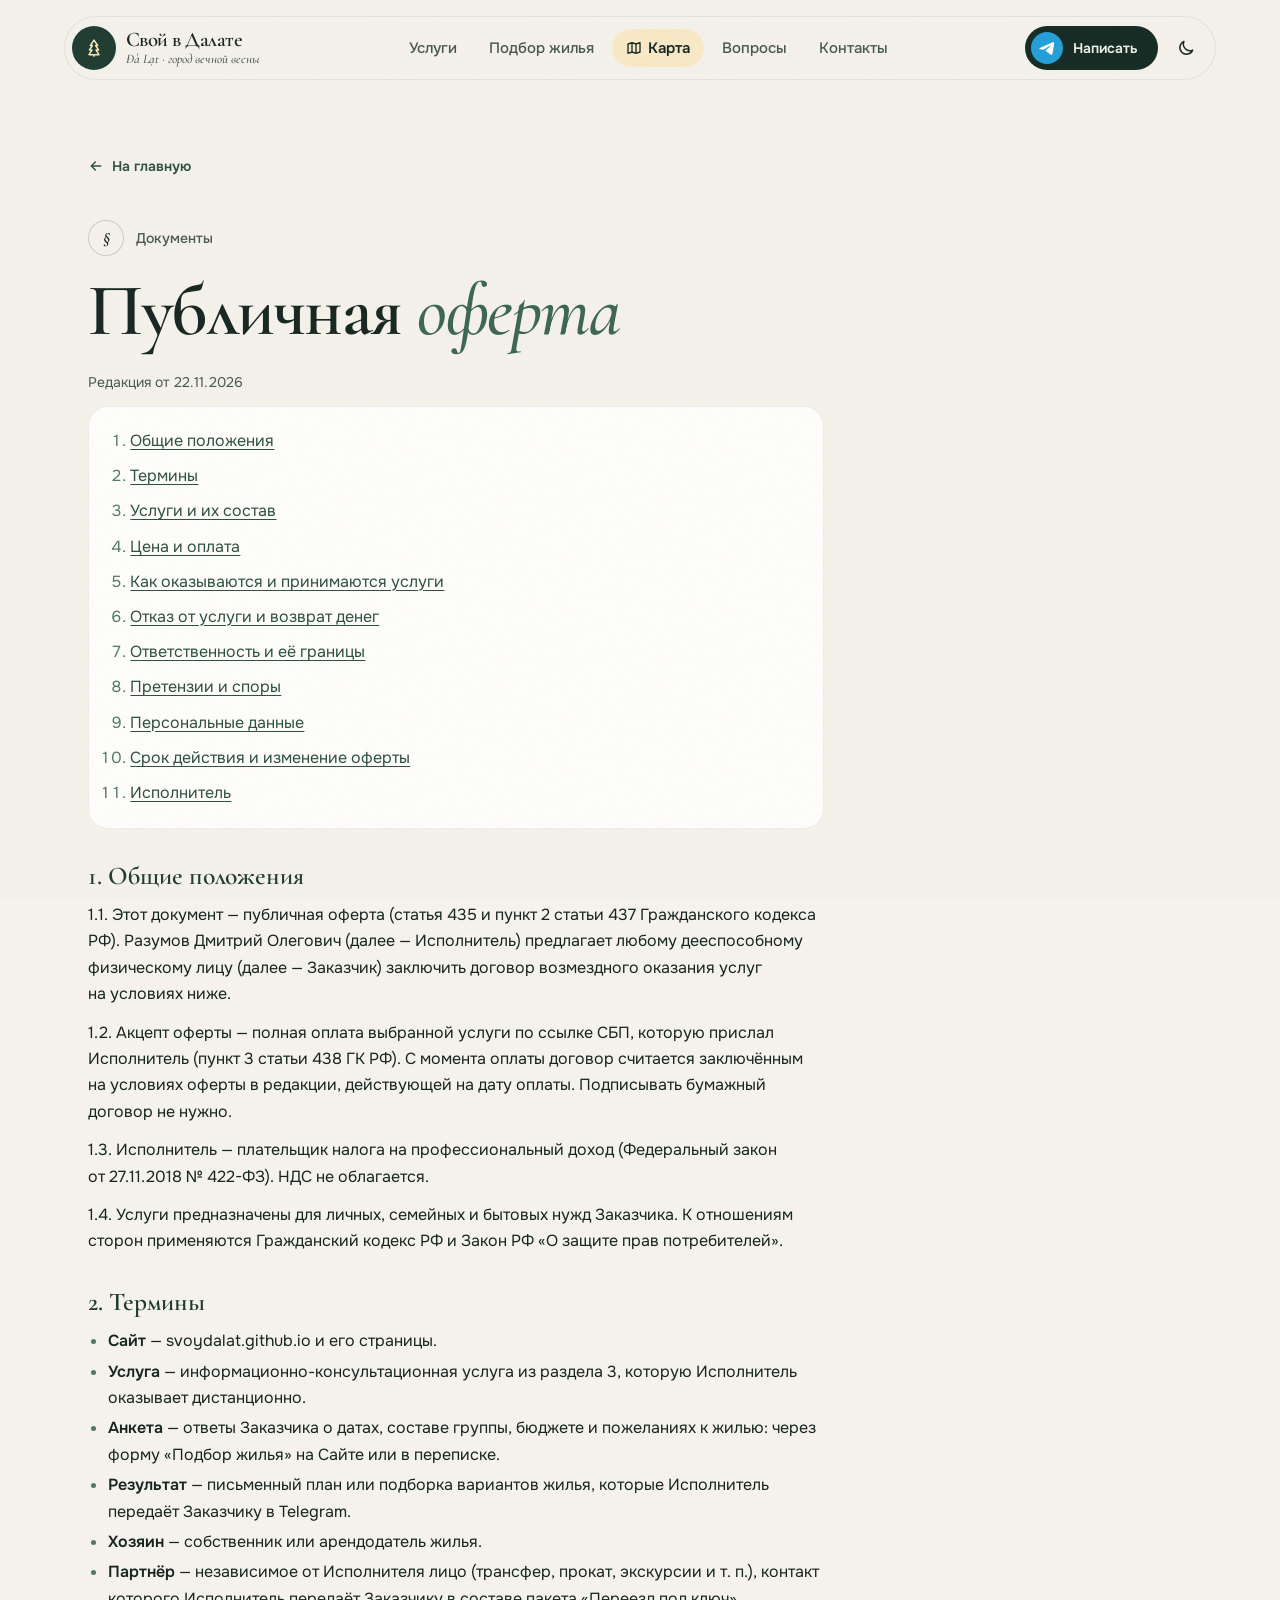
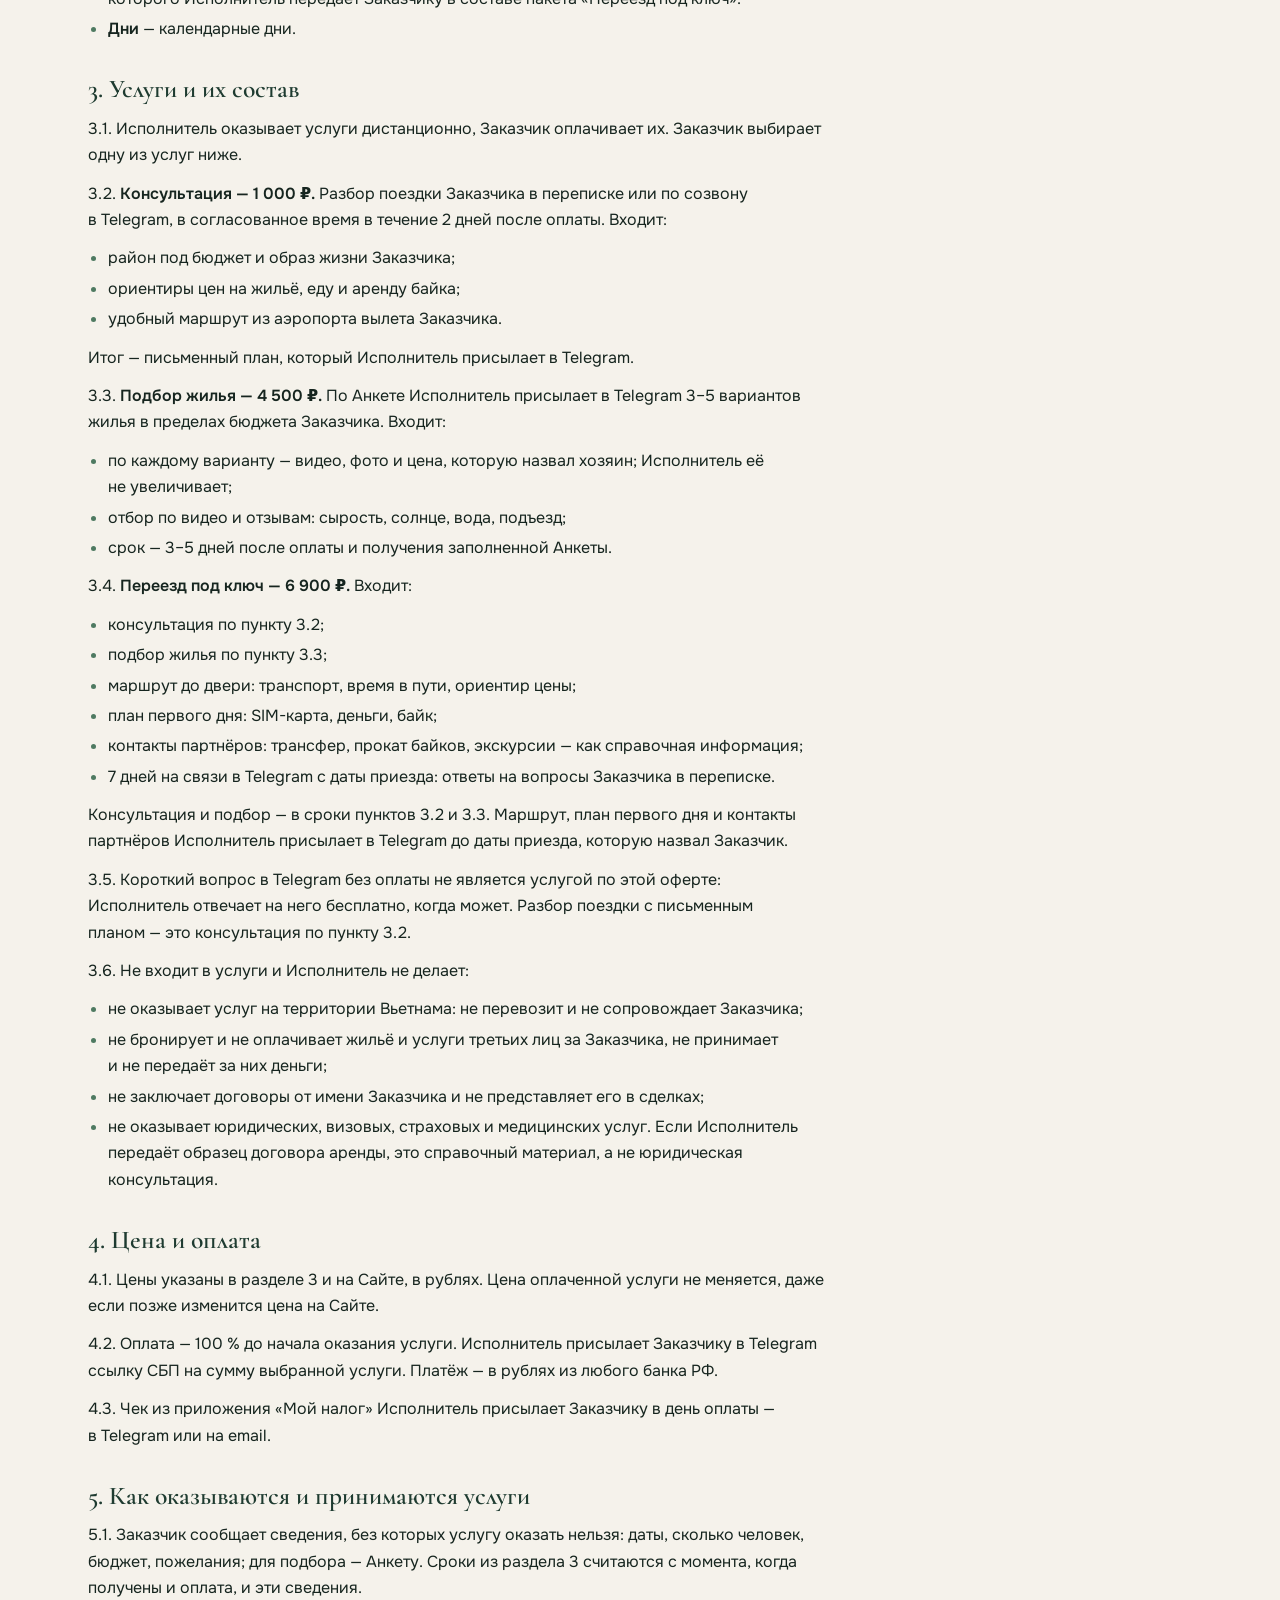
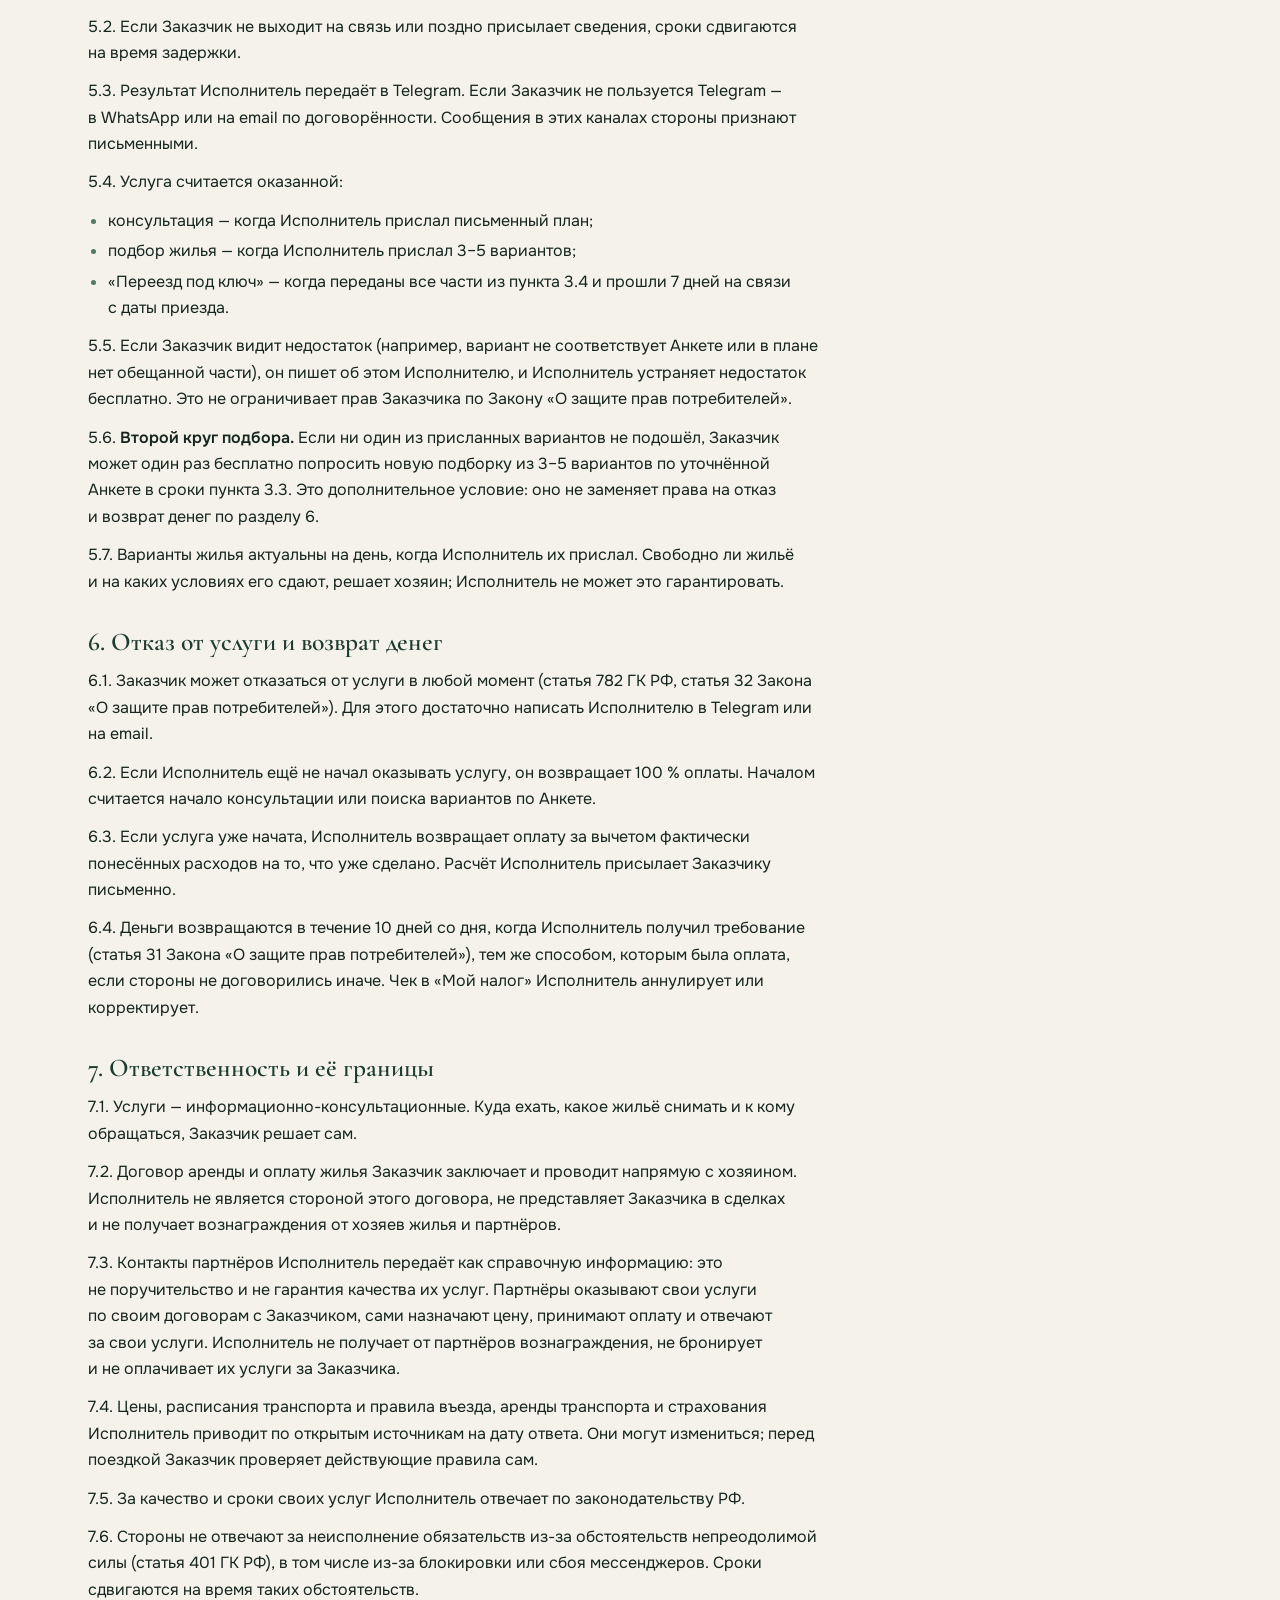
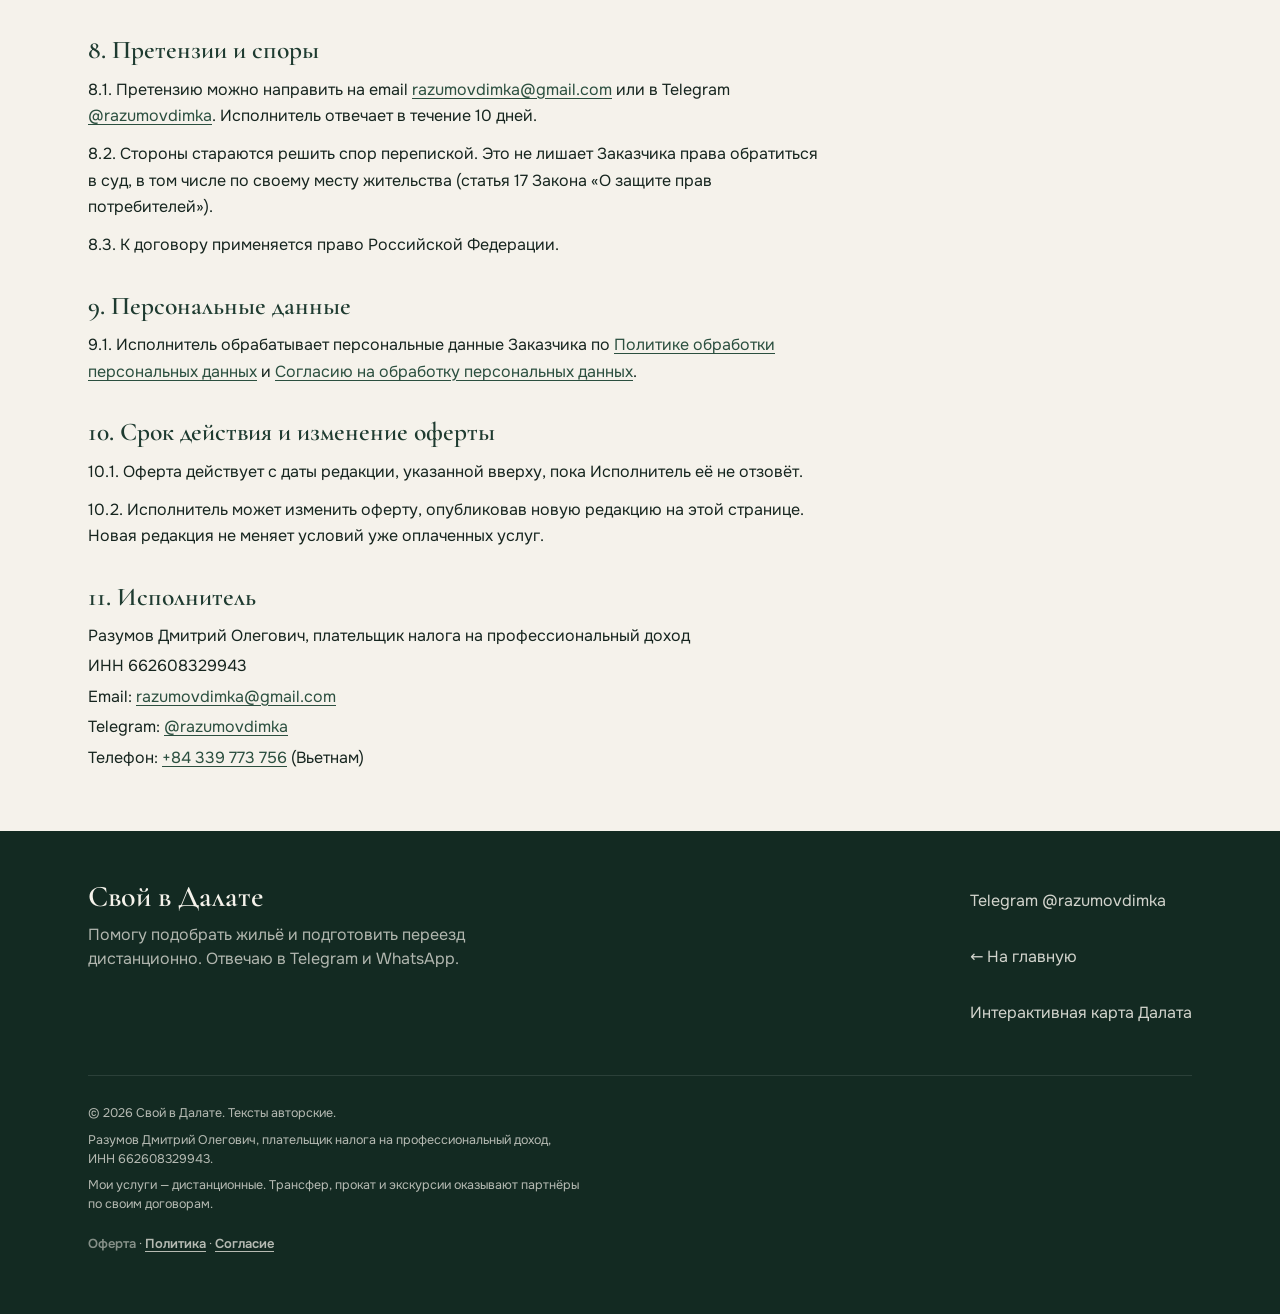
<file: oferta.html>
<!DOCTYPE html>
<!-- ЧЕРНОВИК: проверить юристом -->
<html lang="ru">
<head>
  <meta charset="UTF-8">
  <meta name="viewport" content="width=device-width, initial-scale=1.0, viewport-fit=cover">
  <title>Публичная оферта — Свой в Далате</title>
  <meta name="description" content="Условия оказания услуг «Свой в Далате»: консультация, подбор жилья и «Переезд под ключ» — дистанционно.">
  <meta name="robots" content="noindex, nofollow, noarchive, nosnippet">
  <meta name="theme-color" content="#F5F2EB">
  <script>try{var t=localStorage.getItem('svoy:theme')}catch(e){}if(t!=='light'&&t!=='dark')t=window.matchMedia&&matchMedia('(prefers-color-scheme: dark)').matches?'dark':'light';document.documentElement.dataset.theme=t</script>
  <link rel="manifest" href="manifest.webmanifest">
  <link rel="apple-touch-icon" href="icons/apple-touch-icon.png">
  <meta name="mobile-web-app-capable" content="yes">
  <meta name="apple-mobile-web-app-capable" content="yes">
  <meta name="apple-mobile-web-app-title" content="Свой в Далате">
  <meta name="apple-mobile-web-app-status-bar-style" content="default">
  <link rel="canonical" href="https://svoydalat.github.io/oferta.html">

  <link rel="icon" type="image/svg+xml" href="data:image/svg+xml,%3Csvg xmlns='http://www.w3.org/2000/svg' viewBox='0 0 64 64'%3E%3Crect width='64' height='64' rx='16' fill='%231E3B30'/%3E%3Cpath d='M32 8 22 24h6L18 38h7L15 52h34L39 38h7L36 24h6z' fill='%23F6DD9A'/%3E%3Crect x='29' y='51' width='6' height='6' rx='1' fill='%23E3A21A'/%3E%3C/svg%3E">

  <!-- Включаем анимации появления, только если работает JS -->
  <script>document.documentElement.classList.add('js');</script>

  <!-- Шрифты: Cormorant Garamond (заголовки, вьетнамские названия), Onest (текст), Caveat (рукописные пометки) -->
  <link rel="preload" href="fonts/onest-cyrillic.woff2" as="font" type="font/woff2" crossorigin>
  <link rel="preload" href="fonts/cormorant-garamond-cyrillic.woff2" as="font" type="font/woff2" crossorigin>
  <link rel="stylesheet" href="fonts.css">

  <link rel="stylesheet" href="style.css">
  <link rel="stylesheet" href="guard.css">
  <!-- Tailwind собран заранее (tools/tailwind.config.js) и идёт последним, как раньше шёл CDN -->
  <link rel="stylesheet" href="tw.css">
  <link rel="stylesheet" href="theme-dark.css">
</head>

<body class="bg-paper font-sans text-ink antialiased selection:bg-sunflower/30">

  <!-- Общие иконки и силуэты гор — используются через <use> -->
  <svg class="svg-sprite" xmlns="http://www.w3.org/2000/svg" aria-hidden="true">
    <symbol id="i-tg" viewBox="4.3 5.15 14 14"><path fill="currentColor" d="M16.906 7.224c.1-.002.321.023.465.14a.506.506 0 0 1 .171.325c.016.093.036.306.02.472-.18 1.898-.962 6.502-1.36 8.627-.168.9-.499 1.201-.82 1.23-.696.065-1.225-.46-1.9-.902-1.056-.693-1.653-1.124-2.678-1.8-1.185-.78-.417-1.21.258-1.91.177-.184 3.247-2.977 3.307-3.23.007-.032.014-.15-.056-.212s-.174-.041-.249-.024c-.106.024-1.793 1.14-5.061 3.345-.48.33-.913.49-1.302.48-.428-.008-1.252-.241-1.865-.44-.752-.245-1.349-.374-1.297-.789.027-.216.325-.437.893-.663 3.498-1.524 5.83-2.529 6.998-3.014 3.332-1.386 4.025-1.627 4.476-1.635z"/></symbol>
    <symbol id="i-wa" viewBox="0 0 24 24"><path fill="currentColor" d="M17.472 14.382c-.297-.149-1.758-.867-2.03-.967-.273-.099-.471-.148-.67.15-.197.297-.767.966-.94 1.164-.173.199-.347.223-.644.075-.297-.15-1.255-.463-2.39-1.475-.883-.788-1.48-1.761-1.653-2.059-.173-.297-.018-.458.13-.606.134-.133.298-.347.446-.52.149-.174.198-.298.298-.497.099-.198.05-.371-.025-.52-.075-.149-.669-1.612-.916-2.207-.242-.579-.487-.5-.669-.51-.173-.008-.371-.01-.57-.01-.198 0-.52.074-.792.372-.272.297-1.04 1.016-1.04 2.479 0 1.462 1.065 2.875 1.213 3.074.149.198 2.096 3.2 5.077 4.487.709.306 1.262.489 1.694.625.712.227 1.36.195 1.871.118.571-.085 1.758-.719 2.006-1.413.248-.694.248-1.289.173-1.413-.074-.124-.272-.198-.57-.347m-5.421 7.403h-.004a9.87 9.87 0 0 1-5.031-1.378l-.361-.214-3.741.982.998-3.648-.235-.374a9.86 9.86 0 0 1-1.51-5.26c.001-5.45 4.436-9.884 9.888-9.884 2.64 0 5.122 1.03 6.988 2.898a9.825 9.825 0 0 1 2.893 6.994c-.003 5.45-4.437 9.884-9.885 9.884m8.413-18.297A11.815 11.815 0 0 0 12.05 0C5.495 0 .16 5.335.157 11.892c0 2.096.547 4.142 1.588 5.945L.057 24l6.305-1.654a11.882 11.882 0 0 0 5.683 1.448h.005c6.554 0 11.89-5.335 11.893-11.893a11.821 11.821 0 0 0-3.48-8.413Z"/></symbol>
    <symbol id="i-check" viewBox="0 0 24 24"><path fill="none" stroke="currentColor" stroke-width="3" stroke-linecap="round" stroke-linejoin="round" d="m4.5 12.75 6 6 9-13.5"/></symbol>
    <symbol id="i-star" viewBox="0 0 24 24"><path fill="currentColor" d="M12 2l3.09 6.26L22 9.27l-5 4.87 1.18 6.88L12 17.77l-6.18 3.25L7 14.14 2 9.27l6.91-1.01L12 2z"/></symbol>
    <symbol id="i-arrow" viewBox="0 0 24 24"><path fill="none" stroke="currentColor" stroke-width="2.25" stroke-linecap="round" stroke-linejoin="round" d="M5 12h14M13 6l6 6-6 6"/></symbol>
    <symbol id="i-plane" viewBox="0 0 24 24"><path fill="none" stroke="currentColor" stroke-width="1.8" stroke-linecap="round" stroke-linejoin="round" d="M17.8 19.2 16 11l3.5-3.5C21 6 21.5 4 21 3c-1-.5-3 0-4.5 1.5L13 8 4.8 6.2c-.5-.1-.9.1-1.1.5l-.3.5c-.2.5-.1 1 .3 1.3L9 12l-2 3H4l-1 1 3 2 2 3 1-1v-3l3-2 3.5 5.3c.3.4.8.5 1.3.3l.5-.2c.4-.3.6-.7.5-1.2z"/></symbol>
    <symbol id="i-pine" viewBox="0 0 24 24"><path fill="none" stroke="currentColor" stroke-width="1.7" stroke-linejoin="round" d="M12 2.5 7.6 9h2.5l-3.6 5.4h3.1L6 20h12l-3.6-5.6h3.1L13.9 9h2.5z"/><path fill="none" stroke="currentColor" stroke-width="1.7" stroke-linecap="round" d="M12 20v2"/></symbol>
  </svg>

  <!-- ================= ШАПКА ================= -->
  <header id="site-header" class="fixed inset-x-0 top-0 z-50 px-3 pt-3 sm:px-5 sm:pt-4">
    <div class="header-bar mx-auto flex h-14 max-w-6xl items-center justify-between rounded-full px-2 sm:h-16">
      <a href="index.html" class="flex items-center gap-2.5 rounded-full pr-3" aria-label="Свой в Далате — на главную">
        <span class="vt-logo grid h-10 w-10 place-items-center rounded-full bg-pine-800 text-sunflower-soft sm:h-11 sm:w-11">
          <svg class="h-5 w-5" aria-hidden="true"><use href="#i-pine"/></svg>
        </span>
        <span class="leading-none">
          <span class="block font-serif text-[1.3rem] font-semibold tracking-tight">Свой в&nbsp;Далате</span>
          <span class="mt-0.5 hidden font-serif text-[13px] italic text-ink-soft sm:block">Đà Lạt · город вечной весны</span>
        </span>
      </a>

      <nav class="hidden items-center gap-1 whitespace-nowrap text-[15px] font-medium text-ink-soft xl:flex" aria-label="Основное меню">
        <a href="index.html#services" class="rounded-full px-3.5 py-2 transition hover:bg-ink/5 hover:text-ink">Услуги</a>
        <a href="podbor.html" class="rounded-full px-3.5 py-2 transition hover:bg-ink/5 hover:text-ink">Подбор жилья</a>
        <a href="map.html" class="inline-flex items-center gap-1.5 rounded-full bg-sunflower-soft/70 px-3.5 py-2 font-semibold text-ink transition hover:bg-sunflower-soft"><svg class="h-4 w-4" viewBox="0 0 24 24" fill="none" stroke="currentColor" stroke-width="2" stroke-linecap="round" stroke-linejoin="round" aria-hidden="true"><path d="M9 18 3 20V6l6-2 6 2 6-2v14l-6 2zM9 4v14M15 6v14"/></svg>Карта</a>
        <a href="index.html#faq" class="rounded-full px-3.5 py-2 transition hover:bg-ink/5 hover:text-ink">Вопросы</a>
        <a href="index.html#contacts" class="rounded-full px-3.5 py-2 transition hover:bg-ink/5 hover:text-ink">Контакты</a>
      </nav>

      <div class="flex items-center gap-1.5">
        <a href="https://t.me/razumovdimka" data-tg="general" target="_blank" rel="noopener noreferrer"
           class="group hidden items-center gap-2.5 rounded-full bg-pine-900 py-1.5 pl-1.5 pr-5 text-sm font-semibold text-paper transition hover:bg-pine-700 sm:inline-flex">
          <span class="grid h-8 w-8 place-items-center rounded-full bg-tg text-white"><svg class="h-4 w-4" aria-hidden="true"><use href="#i-tg"/></svg></span>
          Написать
        </a>
        <button type="button" class="theme-toggle" data-theme-toggle aria-pressed="false" aria-label="Тёмная тема">
          <svg class="theme-toggle__moon" viewBox="0 0 24 24" fill="none" stroke="currentColor" stroke-width="1.8" stroke-linecap="round" stroke-linejoin="round" aria-hidden="true"><path d="M20 14.5A8 8 0 0 1 9.5 4a8 8 0 1 0 10.5 10.5Z"/></svg>
          <svg class="theme-toggle__sun" viewBox="0 0 24 24" fill="none" stroke="currentColor" stroke-width="1.8" stroke-linecap="round" aria-hidden="true"><circle cx="12" cy="12" r="4"/><path d="M12 2v2M12 20v2M4.9 4.9l1.4 1.4M17.7 17.7l1.4 1.4M2 12h2M20 12h2M4.9 19.1l1.4-1.4M17.7 6.3l1.4-1.4"/></svg>
        </button>
        <button id="menu-toggle" type="button"
                class="grid h-11 w-11 place-items-center rounded-full transition hover:bg-ink/5 xl:hidden"
                aria-expanded="false" aria-controls="mobile-menu" aria-label="Открыть меню">
          <svg class="icon-open h-6 w-6" viewBox="0 0 24 24" fill="none" stroke="currentColor" stroke-width="2" stroke-linecap="round" aria-hidden="true"><path d="M4 9h16M4 15h16"/></svg>
          <svg class="icon-close hidden h-6 w-6" viewBox="0 0 24 24" fill="none" stroke="currentColor" stroke-width="2" stroke-linecap="round" aria-hidden="true"><path d="M6 6l12 12M18 6 6 18"/></svg>
        </button>
      </div>
    </div>

    <!-- Мобильное меню -->
    <div id="mobile-menu" class="mx-auto mt-2 hidden max-w-6xl rounded-[1.75rem] bg-paper/95 p-2 shadow-2xl shadow-ink/10 ring-1 ring-ink/5 backdrop-blur-xl xl:hidden">
      <nav class="flex flex-col text-lg font-medium" aria-label="Мобильное меню">
        <a href="index.html#dalat" class="rounded-2xl px-4 py-3.5 transition hover:bg-ink/5">Далат</a>
        <a href="map.html" class="flex items-center gap-3 rounded-2xl bg-sunflower-soft/70 px-4 py-3.5 font-semibold transition hover:bg-sunflower-soft"><svg class="h-5 w-5" viewBox="0 0 24 24" fill="none" stroke="currentColor" stroke-width="2" stroke-linecap="round" stroke-linejoin="round" aria-hidden="true"><path d="M9 18 3 20V6l6-2 6 2 6-2v14l-6 2zM9 4v14M15 6v14"/></svg>Интерактивная карта Далата</a>
        <a href="index.html#road" class="rounded-2xl px-4 py-3.5 transition hover:bg-ink/5">Дорога</a>
        <a href="index.html#services" class="rounded-2xl px-4 py-3.5 transition hover:bg-ink/5">Услуги</a>
        <a href="podbor.html" class="rounded-2xl px-4 py-3.5 transition hover:bg-ink/5">Подбор жилья</a>
        <a href="index.html#how" class="rounded-2xl px-4 py-3.5 transition hover:bg-ink/5">Как это работает</a>
        <a href="index.html#leave-review" class="rounded-2xl px-4 py-3.5 transition hover:bg-ink/5">Оставить отзыв</a>
        <a href="index.html#contacts" class="rounded-2xl px-4 py-3.5 transition hover:bg-ink/5">Контакты</a>
        <a href="https://t.me/razumovdimka" data-tg="general" target="_blank" rel="noopener noreferrer"
           class="mt-1 inline-flex items-center justify-center gap-3 rounded-2xl bg-pine-900 px-5 py-4 text-base font-semibold text-paper">
          <span class="grid h-8 w-8 place-items-center rounded-full bg-tg text-white"><svg class="h-4 w-4" aria-hidden="true"><use href="#i-tg"/></svg></span>
          Написать в&nbsp;Telegram
        </a>
        <button type="button" data-install hidden class="mt-1 inline-flex items-center justify-center gap-3 rounded-2xl px-5 py-4 text-base font-semibold text-ink ring-1 ring-ink/15 transition hover:bg-ink/5">
          <svg class="h-5 w-5" viewBox="0 0 24 24" fill="none" stroke="currentColor" stroke-width="2" stroke-linecap="round" stroke-linejoin="round" aria-hidden="true"><path d="M12 4v11m0 0-4-4m4 4 4-4M5 20h14"/></svg>
          Установить на&nbsp;телефон
        </button>
      </nav>
    </div>
  </header>

  <main>

    <!-- id="top" нужен скриптам сайта (шапка и плавающая кнопка) -->
    <section id="top" class="pt-28 pb-10 sm:pt-36 sm:pb-12">
      <div class="mx-auto max-w-6xl px-4 sm:px-6">
        <a href="index.html" class="tap mb-8 inline-flex items-center gap-2 text-sm font-semibold text-pine-700 hover:text-pine-900"><svg class="h-4 w-4 rotate-180" aria-hidden="true"><use href="#i-arrow"/></svg>На&nbsp;главную</a>
        <p class="eyebrow"><span class="eyebrow__num">§</span>Документы</p>
        <h1 class="section-title mt-5">Публичная <em>оферта</em></h1>
        <article class="doc">
          <p class="doc__meta">Редакция от&nbsp;22.11.2026</p>

          <nav class="doc__toc" aria-label="Разделы документа">
            <ol>
              <li><a href="#o1">Общие положения</a></li>
              <li><a href="#o2">Термины</a></li>
              <li><a href="#o3">Услуги и&nbsp;их&nbsp;состав</a></li>
              <li><a href="#o4">Цена и&nbsp;оплата</a></li>
              <li><a href="#o5">Как оказываются и&nbsp;принимаются услуги</a></li>
              <li><a href="#o6">Отказ от&nbsp;услуги и&nbsp;возврат денег</a></li>
              <li><a href="#o7">Ответственность и&nbsp;её&nbsp;границы</a></li>
              <li><a href="#o8">Претензии и&nbsp;споры</a></li>
              <li><a href="#o9">Персональные данные</a></li>
              <li><a href="#o10">Срок действия и&nbsp;изменение оферты</a></li>
              <li><a href="#o11">Исполнитель</a></li>
            </ol>
          </nav>

          <section id="o1">
            <h2>1. Общие положения</h2>
            <p>1.1. Этот документ&nbsp;— публичная оферта (статья 435 и&nbsp;пункт 2 статьи 437 Гражданского кодекса РФ). Разумов Дмитрий Олегович (далее&nbsp;— Исполнитель) предлагает любому дееспособному физическому лицу (далее&nbsp;— Заказчик) заключить договор возмездного оказания услуг на&nbsp;условиях ниже.</p>
            <p>1.2. Акцепт оферты&nbsp;— полная оплата выбранной услуги по&nbsp;ссылке СБП, которую прислал Исполнитель (пункт 3 статьи 438 ГК&nbsp;РФ). С&nbsp;момента оплаты договор считается заключённым на&nbsp;условиях оферты в&nbsp;редакции, действующей на&nbsp;дату оплаты. Подписывать бумажный договор не&nbsp;нужно.</p>
            <p>1.3. Исполнитель&nbsp;— плательщик налога на&nbsp;профессиональный доход (Федеральный закон от&nbsp;27.11.2018 №&nbsp;422-ФЗ). НДС не&nbsp;облагается.</p>
            <p>1.4. Услуги предназначены для&nbsp;личных, семейных и&nbsp;бытовых нужд Заказчика. К&nbsp;отношениям сторон применяются Гражданский кодекс РФ и&nbsp;Закон РФ «О&nbsp;защите прав потребителей».</p>
          </section>

          <section id="o2">
            <h2>2. Термины</h2>
            <ul>
              <li><b>Сайт</b>&nbsp;— svoydalat.github.io и&nbsp;его страницы.</li>
              <li><b>Услуга</b>&nbsp;— информационно-консультационная услуга из&nbsp;раздела&nbsp;3, которую Исполнитель оказывает дистанционно.</li>
              <li><b>Анкета</b>&nbsp;— ответы Заказчика о&nbsp;датах, составе группы, бюджете и&nbsp;пожеланиях к&nbsp;жилью: через форму «Подбор жилья» на&nbsp;Сайте или в&nbsp;переписке.</li>
              <li><b>Результат</b>&nbsp;— письменный план или подборка вариантов жилья, которые Исполнитель передаёт Заказчику в&nbsp;Telegram.</li>
              <li><b>Хозяин</b>&nbsp;— собственник или арендодатель жилья.</li>
              <li><b>Партнёр</b>&nbsp;— независимое от&nbsp;Исполнителя лицо (трансфер, прокат, экскурсии и&nbsp;т.&nbsp;п.), контакт которого Исполнитель передаёт Заказчику в&nbsp;составе пакета «Переезд под&nbsp;ключ».</li>
              <li><b>Дни</b>&nbsp;— календарные дни.</li>
            </ul>
          </section>

          <section id="o3">
            <h2>3. Услуги и&nbsp;их&nbsp;состав</h2>
            <p>3.1. Исполнитель оказывает услуги дистанционно, Заказчик оплачивает их. Заказчик выбирает одну из&nbsp;услуг ниже.</p>
            <p>3.2. <b>Консультация&nbsp;— 1&nbsp;000&nbsp;₽.</b> Разбор поездки Заказчика в&nbsp;переписке или по&nbsp;созвону в&nbsp;Telegram, в&nbsp;согласованное время в&nbsp;течение 2&nbsp;дней после оплаты. Входит:</p>
            <ul>
              <li>район под бюджет и&nbsp;образ жизни Заказчика;</li>
              <li>ориентиры цен на&nbsp;жильё, еду и&nbsp;аренду байка;</li>
              <li>удобный маршрут из&nbsp;аэропорта вылета Заказчика.</li>
            </ul>
            <p>Итог&nbsp;— письменный план, который Исполнитель присылает в&nbsp;Telegram.</p>
            <p>3.3. <b>Подбор жилья&nbsp;— 4&nbsp;500&nbsp;₽.</b> По&nbsp;Анкете Исполнитель присылает в&nbsp;Telegram 3–5 вариантов жилья в&nbsp;пределах бюджета Заказчика. Входит:</p>
            <ul>
              <li>по&nbsp;каждому варианту&nbsp;— видео, фото и&nbsp;цена, которую назвал хозяин; Исполнитель её не&nbsp;увеличивает;</li>
              <li>отбор по&nbsp;видео и&nbsp;отзывам: сырость, солнце, вода, подъезд;</li>
              <li>срок&nbsp;— 3–5 дней после оплаты и&nbsp;получения заполненной Анкеты.</li>
            </ul>
            <p>3.4. <b>Переезд под&nbsp;ключ&nbsp;— 6&nbsp;900&nbsp;₽.</b> Входит:</p>
            <ul>
              <li>консультация по&nbsp;пункту 3.2;</li>
              <li>подбор жилья по&nbsp;пункту 3.3;</li>
              <li>маршрут до&nbsp;двери: транспорт, время в&nbsp;пути, ориентир цены;</li>
              <li>план первого дня: SIM-карта, деньги, байк;</li>
              <li>контакты партнёров: трансфер, прокат байков, экскурсии&nbsp;— как справочная информация;</li>
              <li>7&nbsp;дней на&nbsp;связи в&nbsp;Telegram с&nbsp;даты приезда: ответы на&nbsp;вопросы Заказчика в&nbsp;переписке.</li>
            </ul>
            <p>Консультация и&nbsp;подбор&nbsp;— в&nbsp;сроки пунктов 3.2 и&nbsp;3.3. Маршрут, план первого дня и&nbsp;контакты партнёров Исполнитель присылает в&nbsp;Telegram до&nbsp;даты приезда, которую назвал Заказчик.</p>
            <p>3.5. Короткий вопрос в&nbsp;Telegram без оплаты не&nbsp;является услугой по&nbsp;этой оферте: Исполнитель отвечает на&nbsp;него бесплатно, когда может. Разбор поездки с&nbsp;письменным планом&nbsp;— это консультация по&nbsp;пункту 3.2.</p>
            <p>3.6. Не&nbsp;входит в&nbsp;услуги и&nbsp;Исполнитель не&nbsp;делает:</p>
            <ul>
              <li>не&nbsp;оказывает услуг на&nbsp;территории Вьетнама: не&nbsp;перевозит и&nbsp;не&nbsp;сопровождает Заказчика;</li>
              <li>не&nbsp;бронирует и&nbsp;не&nbsp;оплачивает жильё и&nbsp;услуги третьих лиц за&nbsp;Заказчика, не&nbsp;принимает и&nbsp;не&nbsp;передаёт за&nbsp;них деньги;</li>
              <li>не&nbsp;заключает договоры от&nbsp;имени Заказчика и&nbsp;не&nbsp;представляет его в&nbsp;сделках;</li>
              <li>не&nbsp;оказывает юридических, визовых, страховых и&nbsp;медицинских услуг. Если Исполнитель передаёт образец договора аренды, это справочный материал, а&nbsp;не&nbsp;юридическая консультация.</li>
            </ul>
          </section>

          <section id="o4">
            <h2>4. Цена и&nbsp;оплата</h2>
            <p>4.1. Цены указаны в&nbsp;разделе&nbsp;3 и&nbsp;на&nbsp;Сайте, в&nbsp;рублях. Цена оплаченной услуги не&nbsp;меняется, даже если позже изменится цена на&nbsp;Сайте.</p>
            <p>4.2. Оплата&nbsp;— 100&nbsp;% до&nbsp;начала оказания услуги. Исполнитель присылает Заказчику в&nbsp;Telegram ссылку СБП на&nbsp;сумму выбранной услуги. Платёж&nbsp;— в&nbsp;рублях из&nbsp;любого банка РФ.</p>
            <p>4.3. Чек из&nbsp;приложения «Мой налог» Исполнитель присылает Заказчику в&nbsp;день оплаты&nbsp;— в&nbsp;Telegram или на&nbsp;email.</p>
          </section>

          <section id="o5">
            <h2>5. Как оказываются и&nbsp;принимаются услуги</h2>
            <p>5.1. Заказчик сообщает сведения, без которых услугу оказать нельзя: даты, сколько человек, бюджет, пожелания; для подбора&nbsp;— Анкету. Сроки из&nbsp;раздела&nbsp;3 считаются с&nbsp;момента, когда получены и&nbsp;оплата, и&nbsp;эти сведения.</p>
            <p>5.2. Если Заказчик не&nbsp;выходит на&nbsp;связь или поздно присылает сведения, сроки сдвигаются на&nbsp;время задержки.</p>
            <p>5.3. Результат Исполнитель передаёт в&nbsp;Telegram. Если Заказчик не&nbsp;пользуется Telegram&nbsp;— в&nbsp;WhatsApp или на&nbsp;email по&nbsp;договорённости. Сообщения в&nbsp;этих каналах стороны признают письменными.</p>
            <p>5.4. Услуга считается оказанной:</p>
            <ul>
              <li>консультация&nbsp;— когда Исполнитель прислал письменный план;</li>
              <li>подбор жилья&nbsp;— когда Исполнитель прислал 3–5 вариантов;</li>
              <li>«Переезд под&nbsp;ключ»&nbsp;— когда переданы все части из&nbsp;пункта 3.4 и&nbsp;прошли 7&nbsp;дней на&nbsp;связи с&nbsp;даты приезда.</li>
            </ul>
            <p>5.5. Если Заказчик видит недостаток (например, вариант не&nbsp;соответствует Анкете или в&nbsp;плане нет обещанной части), он пишет об&nbsp;этом Исполнителю, и&nbsp;Исполнитель устраняет недостаток бесплатно. Это не&nbsp;ограничивает прав Заказчика по&nbsp;Закону «О&nbsp;защите прав потребителей».</p>
            <p>5.6. <b>Второй круг подбора.</b> Если ни&nbsp;один из&nbsp;присланных вариантов не&nbsp;подошёл, Заказчик может один раз бесплатно попросить новую подборку из&nbsp;3–5 вариантов по&nbsp;уточнённой Анкете в&nbsp;сроки пункта 3.3. Это дополнительное условие: оно не&nbsp;заменяет права на&nbsp;отказ и&nbsp;возврат денег по&nbsp;разделу&nbsp;6.</p>
            <p>5.7. Варианты жилья актуальны на&nbsp;день, когда Исполнитель их прислал. Свободно ли жильё и&nbsp;на&nbsp;каких условиях его сдают, решает хозяин; Исполнитель не&nbsp;может это гарантировать.</p>
          </section>

          <section id="o6">
            <h2>6. Отказ от&nbsp;услуги и&nbsp;возврат денег</h2>
            <p>6.1. Заказчик может отказаться от&nbsp;услуги в&nbsp;любой момент (статья 782 ГК&nbsp;РФ, статья 32 Закона «О&nbsp;защите прав потребителей»). Для этого достаточно написать Исполнителю в&nbsp;Telegram или на&nbsp;email.</p>
            <p>6.2. Если Исполнитель ещё не&nbsp;начал оказывать услугу, он возвращает 100&nbsp;% оплаты. Началом считается начало консультации или поиска вариантов по&nbsp;Анкете.</p>
            <p>6.3. Если услуга уже начата, Исполнитель возвращает оплату за&nbsp;вычетом фактически понесённых расходов на&nbsp;то, что уже сделано. Расчёт Исполнитель присылает Заказчику письменно.</p>
            <p>6.4. Деньги возвращаются в&nbsp;течение 10&nbsp;дней со&nbsp;дня, когда Исполнитель получил требование (статья 31 Закона «О&nbsp;защите прав потребителей»), тем&nbsp;же способом, которым была оплата, если стороны не&nbsp;договорились иначе. Чек в&nbsp;«Мой налог» Исполнитель аннулирует или корректирует.</p>
          </section>

          <section id="o7">
            <h2>7. Ответственность и&nbsp;её&nbsp;границы</h2>
            <p>7.1. Услуги&nbsp;— информационно-консультационные. Куда ехать, какое жильё снимать и&nbsp;к&nbsp;кому обращаться, Заказчик решает сам.</p>
            <p>7.2. Договор аренды и&nbsp;оплату жилья Заказчик заключает и&nbsp;проводит напрямую с&nbsp;хозяином. Исполнитель не&nbsp;является стороной этого договора, не&nbsp;представляет Заказчика в&nbsp;сделках и&nbsp;не&nbsp;получает вознаграждения от&nbsp;хозяев жилья и&nbsp;партнёров.</p>
            <p>7.3. Контакты партнёров Исполнитель передаёт как справочную информацию: это не&nbsp;поручительство и&nbsp;не&nbsp;гарантия качества их&nbsp;услуг. Партнёры оказывают свои услуги по&nbsp;своим договорам с&nbsp;Заказчиком, сами назначают цену, принимают оплату и&nbsp;отвечают за&nbsp;свои услуги. Исполнитель не&nbsp;получает от&nbsp;партнёров вознаграждения, не&nbsp;бронирует и&nbsp;не&nbsp;оплачивает их&nbsp;услуги за&nbsp;Заказчика.</p>
            <p>7.4. Цены, расписания транспорта и&nbsp;правила въезда, аренды транспорта и&nbsp;страхования Исполнитель приводит по&nbsp;открытым источникам на&nbsp;дату ответа. Они могут измениться; перед поездкой Заказчик проверяет действующие правила сам.</p>
            <p>7.5. За&nbsp;качество и&nbsp;сроки своих услуг Исполнитель отвечает по&nbsp;законодательству РФ.</p>
            <p>7.6. Стороны не&nbsp;отвечают за&nbsp;неисполнение обязательств из-за&nbsp;обстоятельств непреодолимой силы (статья 401 ГК&nbsp;РФ), в&nbsp;том числе из-за&nbsp;блокировки или сбоя мессенджеров. Сроки сдвигаются на&nbsp;время таких обстоятельств.</p>
          </section>

          <section id="o8">
            <h2>8. Претензии и&nbsp;споры</h2>
            <p>8.1. Претензию можно направить на&nbsp;email <a href="mailto:razumovdimka@gmail.com">razumovdimka@gmail.com</a> или в&nbsp;Telegram <a href="https://t.me/razumovdimka" target="_blank" rel="noopener noreferrer">@razumovdimka</a>. Исполнитель отвечает в&nbsp;течение 10&nbsp;дней.</p>
            <p>8.2. Стороны стараются решить спор перепиской. Это не&nbsp;лишает Заказчика права обратиться в&nbsp;суд, в&nbsp;том числе по&nbsp;своему месту жительства (статья 17 Закона «О&nbsp;защите прав потребителей»).</p>
            <p>8.3. К&nbsp;договору применяется право Российской Федерации.</p>
          </section>

          <section id="o9">
            <h2>9. Персональные данные</h2>
            <p>9.1. Исполнитель обрабатывает персональные данные Заказчика по&nbsp;<a href="privacy.html">Политике обработки персональных данных</a> и&nbsp;<a href="soglasie.html">Согласию на&nbsp;обработку персональных данных</a>.</p>
          </section>

          <section id="o10">
            <h2>10. Срок действия и&nbsp;изменение оферты</h2>
            <p>10.1. Оферта действует с&nbsp;даты редакции, указанной вверху, пока Исполнитель её не&nbsp;отзовёт.</p>
            <p>10.2. Исполнитель может изменить оферту, опубликовав новую редакцию на&nbsp;этой странице. Новая редакция не&nbsp;меняет условий уже оплаченных услуг.</p>
          </section>

          <section id="o11">
            <h2>11. Исполнитель</h2>
            <ul class="doc__plain">
              <li>Разумов Дмитрий Олегович, плательщик налога на&nbsp;профессиональный доход</li>
              <li>ИНН 662608329943</li>
              <li>Email: <a href="mailto:razumovdimka@gmail.com">razumovdimka@gmail.com</a></li>
              <li>Telegram: <a href="https://t.me/razumovdimka" target="_blank" rel="noopener noreferrer">@razumovdimka</a></li>
              <li>Телефон: <a href="tel:+84339773756">+84 339 773 756</a> (Вьетнам)</li>
            </ul>
          </section>
        </article>
      </div>
    </section>

  </main>


  <!-- ================= ПОДВАЛ ================= -->
  <footer id="contacts" class="footer relative overflow-hidden bg-pine-900 text-paper">
    <div class="mx-auto max-w-6xl px-4 py-12 sm:px-6">
      <div class="flex flex-col gap-8 sm:flex-row sm:items-start sm:justify-between">
        <div>
          <p class="font-serif text-3xl font-semibold">Свой в&nbsp;Далате</p>
          <p class="mt-2 max-w-sm text-paper/70">Помогу подобрать жильё и&nbsp;подготовить переезд дистанционно. Отвечаю в&nbsp;Telegram и&nbsp;WhatsApp.</p>
        </div>
        <ul class="space-y-3 text-paper/85">
          <li><a href="https://t.me/razumovdimka" data-tg="general" target="_blank" rel="noopener noreferrer" class="transition hover:text-white">Telegram @razumovdimka</a></li>
          <li><a href="index.html" class="transition hover:text-white">← На главную</a></li>
          <li><a href="map.html" class="transition hover:text-white">Интерактивная карта Далата</a></li>
        </ul>
      </div>
      <div class="mt-10 border-t border-white/10 pt-7 text-sm text-paper/70">
        <div class="legal legal--dark">
          <p>© <span id="year" data-year>2026</span> Свой в&nbsp;Далате. Тексты авторские.</p>
          <p>Разумов Дмитрий Олегович, плательщик налога на&nbsp;профессиональный доход, ИНН&nbsp;662608329943.</p>
          <p>Мои услуги&nbsp;— дистанционные. Трансфер, прокат и&nbsp;экскурсии оказывают партнёры по&nbsp;своим договорам.</p>
          <p><a href="oferta.html" class="legal__link" aria-current="page">Оферта</a> · <a href="privacy.html" class="legal__link">Политика</a> · <a href="soglasie.html" class="legal__link">Согласие</a></p>
        </div>
      </div>
    </div>
  </footer>

  <!-- Плавающая кнопка Telegram: появляется после первого экрана, прячется у футера; на телефоне — с подписью -->
  <a id="fab-telegram" href="https://t.me/razumovdimka" data-tg="general" target="_blank" rel="noopener noreferrer" aria-label="Написать в Telegram"
     class="fab fixed z-40 rounded-full bg-tg text-white shadow-xl shadow-tg/40">
    <svg class="h-6 w-6 shrink-0" aria-hidden="true"><use href="#i-tg"/></svg>
    <span class="fab__label">Написать в&nbsp;Telegram</span>
  </a>

  <!-- Нижняя панель на телефоне: главные разделы под большим пальцем -->
  <nav class="tabbar" aria-label="Быстрая навигация">
    <a href="index.html"><svg viewBox="0 0 24 24" fill="none" stroke="currentColor" stroke-width="2" stroke-linecap="round" stroke-linejoin="round" aria-hidden="true"><path d="M3 11 12 3l9 8M5 9.5V21h5v-6h4v6h5V9.5"/></svg><span>Главная</span></a>
    <a href="map.html"><svg viewBox="0 0 24 24" fill="none" stroke="currentColor" stroke-width="2" stroke-linecap="round" stroke-linejoin="round" aria-hidden="true"><path d="M9 18 3 20V6l6-2 6 2 6-2v14l-6 2zM9 4v14M15 6v14"/></svg><span>Карта</span></a>
    <a href="podbor.html"><svg viewBox="0 0 24 24" fill="none" stroke="currentColor" stroke-width="2" stroke-linecap="round" stroke-linejoin="round" aria-hidden="true"><path d="M4 21V5l8-2 8 2v16M9 9h2M13 9h2M9 13h2M13 13h2M10 21v-4h4v4"/></svg><span>Подбор</span></a>
    <a href="https://t.me/razumovdimka" data-tg="general" target="_blank" rel="noopener noreferrer" class="tabbar__tg"><svg aria-hidden="true"><use href="#i-tg"/></svg><span>Написать</span></a>
  </nav>

  <script src="script.js" defer></script>
  <script src="pwa.js" defer></script>
  <script src="guard.js" defer></script>
  <script src="theme.js" defer></script>
  <script src="analytics.js" defer></script>
</body>
</html>
</file>
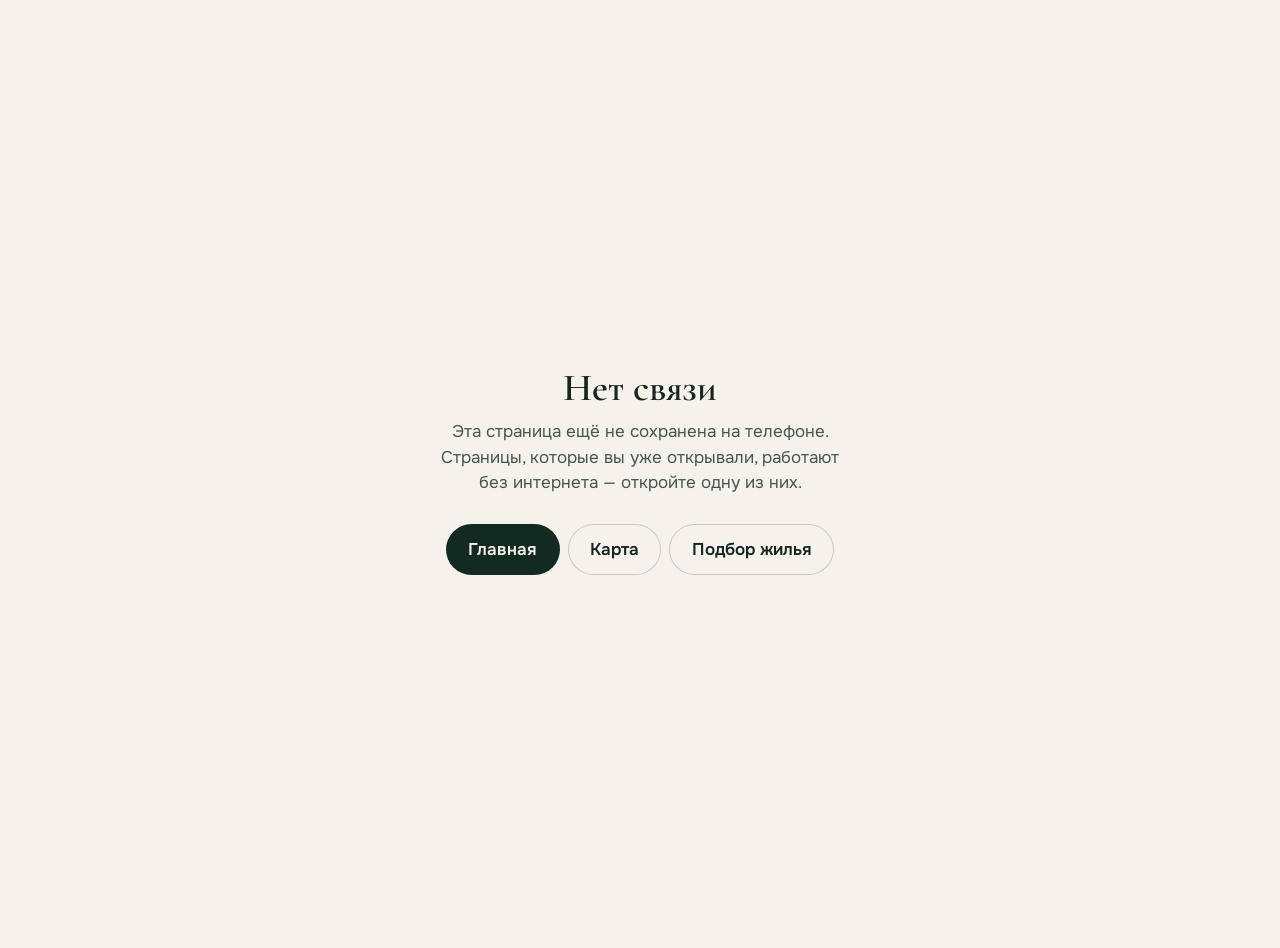
<file: offline.html>
<!DOCTYPE html>
<html lang="ru">
<head>
  <meta charset="UTF-8">
  <meta name="viewport" content="width=device-width, initial-scale=1.0">
  <meta name="robots" content="noindex">
  <meta name="theme-color" content="#F5F2EB">
  <title>Нет связи — Свой в Далате</title>
  <link rel="stylesheet" href="fonts.css">
  <style>
    body { margin: 0; min-height: 100vh; min-height: 100dvh; display: grid; place-items: center; padding: 1.5rem; background: #F5F2EB; color: #16251F; font: 17px/1.5 Onest, system-ui, sans-serif; text-align: center; }
    main { max-width: 26rem; }
    h1 { margin: 0 0 .75rem; font: 600 2.4rem/1 "Cormorant Garamond", Georgia, serif; }
    p { margin: 0 0 1.5rem; color: #46564D; }
    a { display: inline-block; margin: .25rem; padding: .8rem 1.4rem; border-radius: 999px; background: #132A22; color: #F5F2EB; text-decoration: none; font-weight: 600; }
    a.ghost { background: none; color: #16251F; box-shadow: inset 0 0 0 1px rgb(22 37 31 / .2); }
  </style>
</head>
<body>
  <main>
    <h1>Нет связи</h1>
    <p>Эта страница ещё не сохранена на телефоне. Страницы, которые вы уже открывали, работают без интернета — откройте одну из них.</p>
    <a href="index.html">Главная</a><a class="ghost" href="map.html">Карта</a><a class="ghost" href="podbor.html">Подбор жилья</a>
  </main>
</body>
</html>
</file>
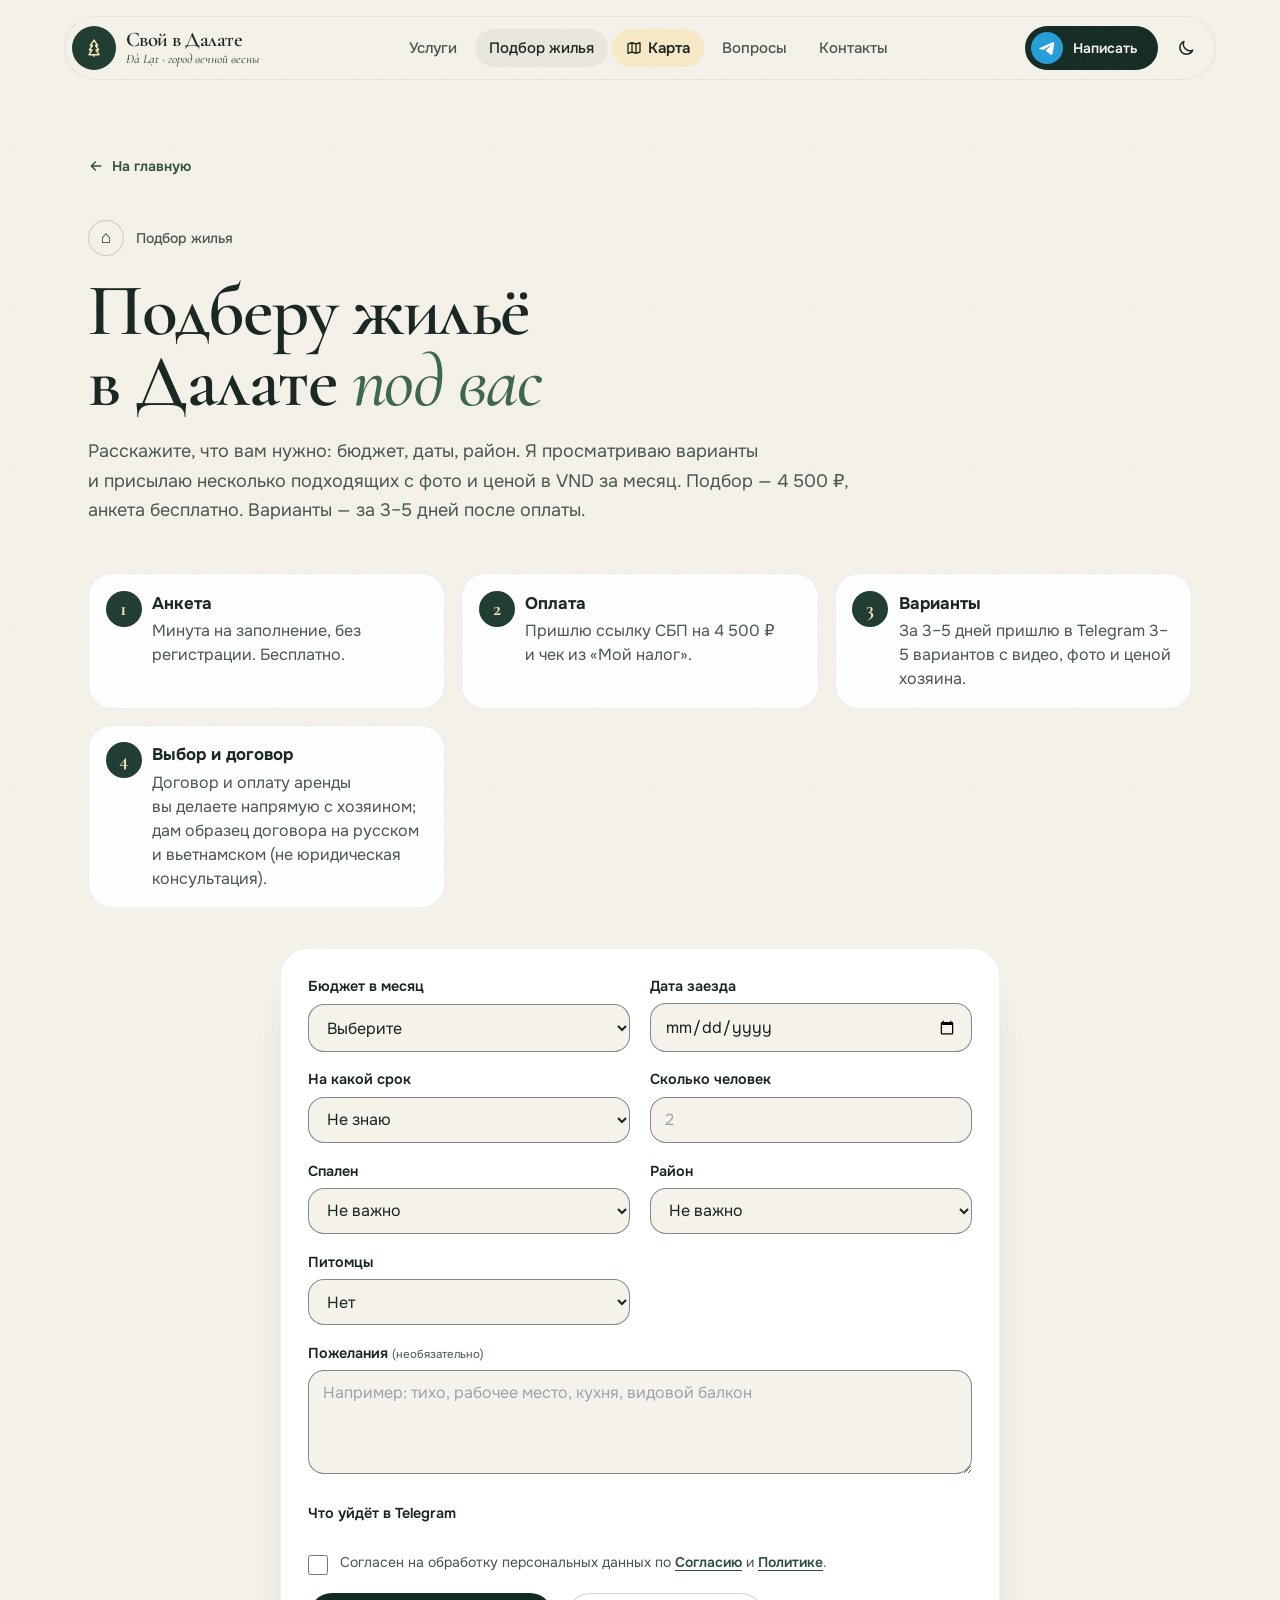
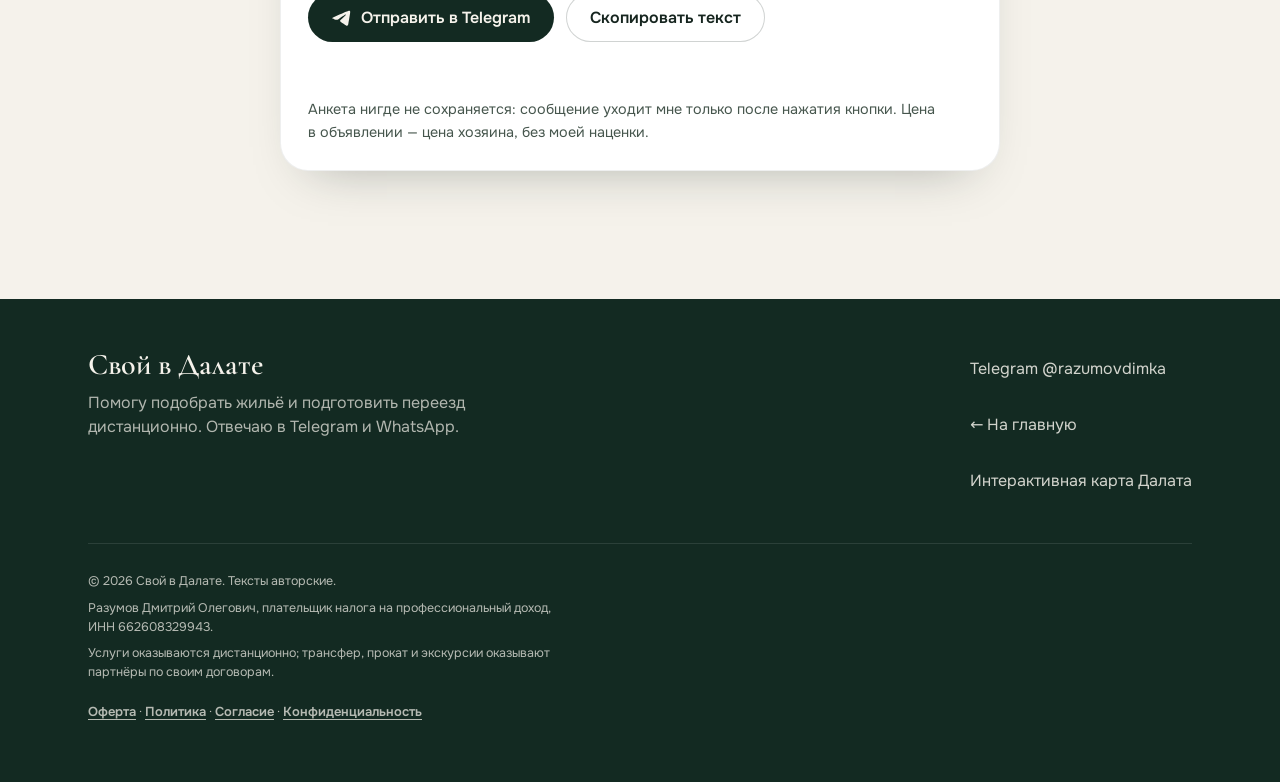
<file: podbor.html>
<!DOCTYPE html>
<html lang="ru">
<head>
  <meta charset="UTF-8">
  <meta name="viewport" content="width=device-width, initial-scale=1.0, viewport-fit=cover">
  <title>Подбор жилья в Далате — Свой в Далате</title>
  <meta name="description" content="Подберу жильё в Далате под ваш бюджет и даты: заполните короткую анкету, я пришлю отобранные варианты в Telegram.">
  <meta name="robots" content="noindex, nofollow, noarchive, nosnippet">
  <meta name="theme-color" content="#F5F2EB">
  <script>try{var t=localStorage.getItem('svoy:theme')}catch(e){}if(t!=='light'&&t!=='dark')t=window.matchMedia&&matchMedia('(prefers-color-scheme: dark)').matches?'dark':'light';document.documentElement.dataset.theme=t</script>
  <link rel="manifest" href="manifest.webmanifest">
  <link rel="apple-touch-icon" href="icons/apple-touch-icon.png">
  <meta name="mobile-web-app-capable" content="yes">
  <meta name="apple-mobile-web-app-capable" content="yes">
  <meta name="apple-mobile-web-app-title" content="Свой в Далате">
  <meta name="apple-mobile-web-app-status-bar-style" content="default">
  <link rel="apple-touch-startup-image" href="icons/splash-1320x2868.png" media="(device-width: 440px) and (device-height: 956px) and (-webkit-device-pixel-ratio: 3) and (orientation: portrait)">
  <link rel="apple-touch-startup-image" href="icons/splash-1206x2622.png" media="(device-width: 402px) and (device-height: 874px) and (-webkit-device-pixel-ratio: 3) and (orientation: portrait)">
  <link rel="apple-touch-startup-image" href="icons/splash-1290x2796.png" media="(device-width: 430px) and (device-height: 932px) and (-webkit-device-pixel-ratio: 3) and (orientation: portrait)">
  <link rel="apple-touch-startup-image" href="icons/splash-1179x2556.png" media="(device-width: 393px) and (device-height: 852px) and (-webkit-device-pixel-ratio: 3) and (orientation: portrait)">
  <link rel="apple-touch-startup-image" href="icons/splash-1284x2778.png" media="(device-width: 428px) and (device-height: 926px) and (-webkit-device-pixel-ratio: 3) and (orientation: portrait)">
  <link rel="apple-touch-startup-image" href="icons/splash-1170x2532.png" media="(device-width: 390px) and (device-height: 844px) and (-webkit-device-pixel-ratio: 3) and (orientation: portrait)">
  <link rel="apple-touch-startup-image" href="icons/splash-1125x2436.png" media="(device-width: 375px) and (device-height: 812px) and (-webkit-device-pixel-ratio: 3) and (orientation: portrait)">
  <link rel="apple-touch-startup-image" href="icons/splash-1242x2688.png" media="(device-width: 414px) and (device-height: 896px) and (-webkit-device-pixel-ratio: 3) and (orientation: portrait)">
  <link rel="apple-touch-startup-image" href="icons/splash-828x1792.png" media="(device-width: 414px) and (device-height: 896px) and (-webkit-device-pixel-ratio: 2) and (orientation: portrait)">
  <link rel="apple-touch-startup-image" href="icons/splash-1242x2208.png" media="(device-width: 414px) and (device-height: 736px) and (-webkit-device-pixel-ratio: 3) and (orientation: portrait)">
  <link rel="apple-touch-startup-image" href="icons/splash-750x1334.png" media="(device-width: 375px) and (device-height: 667px) and (-webkit-device-pixel-ratio: 2) and (orientation: portrait)">
  <link rel="apple-touch-startup-image" href="icons/splash-640x1136.png" media="(device-width: 320px) and (device-height: 568px) and (-webkit-device-pixel-ratio: 2) and (orientation: portrait)">

  <link rel="canonical" href="https://svoydalat.github.io/podbor.html">

  <meta property="og:type" content="website">
  <meta property="og:site_name" content="Свой в Далате">
  <meta property="og:locale" content="ru_RU">
  <meta property="og:url" content="https://svoydalat.github.io/podbor.html">
  <meta property="og:title" content="Подбор жилья в Далате — Свой в Далате">
  <meta property="og:description" content="Короткая анкета, и я пришлю отобранные варианты жилья в Далате под ваш бюджет и даты.">
  <meta property="og:image" content="https://svoydalat.github.io/img/og-image.jpg">
  <meta property="og:image:width" content="1200">
  <meta property="og:image:height" content="630">
  <meta property="og:image:alt" content="Иллюстрация: рассвет над озером Суан Хыонг в Далате">
  <meta name="twitter:card" content="summary_large_image">

  <link rel="icon" type="image/svg+xml" href="data:image/svg+xml,%3Csvg xmlns='http://www.w3.org/2000/svg' viewBox='0 0 64 64'%3E%3Crect width='64' height='64' rx='16' fill='%231E3B30'/%3E%3Cpath d='M32 8 22 24h6L18 38h7L15 52h34L39 38h7L36 24h6z' fill='%23F6DD9A'/%3E%3Crect x='29' y='51' width='6' height='6' rx='1' fill='%23E3A21A'/%3E%3C/svg%3E">

  <!-- Включаем анимации появления, только если работает JS -->
  <script>document.documentElement.classList.add('js');</script>

  <!-- Шрифты: Cormorant Garamond (заголовки, вьетнамские названия), Onest (текст), Caveat (рукописные пометки) -->
  <link rel="preload" href="fonts/onest-cyrillic.woff2" as="font" type="font/woff2" crossorigin>
  <link rel="preload" href="fonts/cormorant-garamond-cyrillic.woff2" as="font" type="font/woff2" crossorigin>
  <link rel="stylesheet" href="fonts.css">


  <link rel="stylesheet" href="style.css">
  <link rel="stylesheet" href="guard.css">
  <link rel="stylesheet" href="podbor.css">
  <!-- Tailwind собран заранее (tools/tailwind.config.js) и идёт последним, как раньше шёл CDN -->
  <link rel="stylesheet" href="tw.css">
  <link rel="stylesheet" href="theme-dark.css">
</head>

<body class="bg-paper font-sans text-ink antialiased selection:bg-sunflower/30">

<body class="bg-paper font-sans text-ink antialiased selection:bg-sunflower/30">

  <!-- Общие иконки и силуэты гор — используются через <use> -->
  <svg class="svg-sprite" xmlns="http://www.w3.org/2000/svg" aria-hidden="true">
    <symbol id="i-tg" viewBox="4.3 5.15 14 14"><path fill="currentColor" d="M16.906 7.224c.1-.002.321.023.465.14a.506.506 0 0 1 .171.325c.016.093.036.306.02.472-.18 1.898-.962 6.502-1.36 8.627-.168.9-.499 1.201-.82 1.23-.696.065-1.225-.46-1.9-.902-1.056-.693-1.653-1.124-2.678-1.8-1.185-.78-.417-1.21.258-1.91.177-.184 3.247-2.977 3.307-3.23.007-.032.014-.15-.056-.212s-.174-.041-.249-.024c-.106.024-1.793 1.14-5.061 3.345-.48.33-.913.49-1.302.48-.428-.008-1.252-.241-1.865-.44-.752-.245-1.349-.374-1.297-.789.027-.216.325-.437.893-.663 3.498-1.524 5.83-2.529 6.998-3.014 3.332-1.386 4.025-1.627 4.476-1.635z"/></symbol>
    <symbol id="i-wa" viewBox="0 0 24 24"><path fill="currentColor" d="M17.472 14.382c-.297-.149-1.758-.867-2.03-.967-.273-.099-.471-.148-.67.15-.197.297-.767.966-.94 1.164-.173.199-.347.223-.644.075-.297-.15-1.255-.463-2.39-1.475-.883-.788-1.48-1.761-1.653-2.059-.173-.297-.018-.458.13-.606.134-.133.298-.347.446-.52.149-.174.198-.298.298-.497.099-.198.05-.371-.025-.52-.075-.149-.669-1.612-.916-2.207-.242-.579-.487-.5-.669-.51-.173-.008-.371-.01-.57-.01-.198 0-.52.074-.792.372-.272.297-1.04 1.016-1.04 2.479 0 1.462 1.065 2.875 1.213 3.074.149.198 2.096 3.2 5.077 4.487.709.306 1.262.489 1.694.625.712.227 1.36.195 1.871.118.571-.085 1.758-.719 2.006-1.413.248-.694.248-1.289.173-1.413-.074-.124-.272-.198-.57-.347m-5.421 7.403h-.004a9.87 9.87 0 0 1-5.031-1.378l-.361-.214-3.741.982.998-3.648-.235-.374a9.86 9.86 0 0 1-1.51-5.26c.001-5.45 4.436-9.884 9.888-9.884 2.64 0 5.122 1.03 6.988 2.898a9.825 9.825 0 0 1 2.893 6.994c-.003 5.45-4.437 9.884-9.885 9.884m8.413-18.297A11.815 11.815 0 0 0 12.05 0C5.495 0 .16 5.335.157 11.892c0 2.096.547 4.142 1.588 5.945L.057 24l6.305-1.654a11.882 11.882 0 0 0 5.683 1.448h.005c6.554 0 11.89-5.335 11.893-11.893a11.821 11.821 0 0 0-3.48-8.413Z"/></symbol>
    <symbol id="i-check" viewBox="0 0 24 24"><path fill="none" stroke="currentColor" stroke-width="3" stroke-linecap="round" stroke-linejoin="round" d="m4.5 12.75 6 6 9-13.5"/></symbol>
    <symbol id="i-star" viewBox="0 0 24 24"><path fill="currentColor" d="M12 2l3.09 6.26L22 9.27l-5 4.87 1.18 6.88L12 17.77l-6.18 3.25L7 14.14 2 9.27l6.91-1.01L12 2z"/></symbol>
    <symbol id="i-arrow" viewBox="0 0 24 24"><path fill="none" stroke="currentColor" stroke-width="2.25" stroke-linecap="round" stroke-linejoin="round" d="M5 12h14M13 6l6 6-6 6"/></symbol>
    <symbol id="i-plane" viewBox="0 0 24 24"><path fill="none" stroke="currentColor" stroke-width="1.8" stroke-linecap="round" stroke-linejoin="round" d="M17.8 19.2 16 11l3.5-3.5C21 6 21.5 4 21 3c-1-.5-3 0-4.5 1.5L13 8 4.8 6.2c-.5-.1-.9.1-1.1.5l-.3.5c-.2.5-.1 1 .3 1.3L9 12l-2 3H4l-1 1 3 2 2 3 1-1v-3l3-2 3.5 5.3c.3.4.8.5 1.3.3l.5-.2c.4-.3.6-.7.5-1.2z"/></symbol>
    <symbol id="i-pine" viewBox="0 0 24 24"><path fill="none" stroke="currentColor" stroke-width="1.7" stroke-linejoin="round" d="M12 2.5 7.6 9h2.5l-3.6 5.4h3.1L6 20h12l-3.6-5.6h3.1L13.9 9h2.5z"/><path fill="none" stroke="currentColor" stroke-width="1.7" stroke-linecap="round" d="M12 20v2"/></symbol>
    <symbol id="tree" viewBox="0 0 40 100"><path d="M20 0 30 22h-5l10 22h-7l11 26H24v30h-8V70H1l11-26H5l10-22h-5z"/></symbol>
    <!-- Три гряды гор Ламвьен и сосны на переднем плане -->
    <symbol id="ridge" viewBox="0 0 1440 160">
      <path fill="#B9C6CA" fill-opacity=".75" d="M0 96C110 70 210 64 320 84S540 46 690 70s240-34 390-4 240-16 360 10V160H0z"/>
      <path fill="#4E7A61" fill-opacity=".5" d="M0 118c130-22 250-18 370-6s240-24 390-6 250-22 400-4 200-8 280 6V160H0z"/>
      <g fill="#132A22">
        <use href="#tree" x="24" y="94" width="22" height="56"/><use href="#tree" x="52" y="110" width="16" height="40"/>
        <use href="#tree" x="76" y="86" width="26" height="64"/><use href="#tree" x="110" y="106" width="18" height="44"/>
        <use href="#tree" x="136" y="116" width="14" height="34"/><use href="#tree" x="420" y="112" width="15" height="38"/>
        <use href="#tree" x="442" y="100" width="20" height="50"/><use href="#tree" x="700" y="104" width="18" height="46"/>
        <use href="#tree" x="724" y="90" width="24" height="60"/><use href="#tree" x="756" y="110" width="16" height="40"/>
        <use href="#tree" x="1180" y="108" width="17" height="42"/><use href="#tree" x="1206" y="92" width="23" height="58"/>
        <use href="#tree" x="1238" y="80" width="28" height="70"/><use href="#tree" x="1276" y="102" width="19" height="48"/>
        <use href="#tree" x="1304" y="114" width="14" height="36"/><use href="#tree" x="1380" y="98" width="21" height="52"/>
        <use href="#tree" x="1408" y="112" width="15" height="38"/>
        <path d="M0 132c160-14 300-8 460 0s300-16 460-4 300-10 520 2V160H0z"/>
      </g>
    </symbol>
    <!-- Почтовый штемпель для марок -->
    <symbol id="postmark" viewBox="0 0 120 60">
      <g fill="none" stroke="currentColor" stroke-width="1.6">
        <circle cx="30" cy="30" r="24"/><circle cx="30" cy="30" r="18"/>
        <path d="M58 16c8-5 14 5 22 0s14 5 22 0 12 4 16 1M58 30c8-5 14 5 22 0s14 5 22 0 12 4 16 1M58 44c8-5 14 5 22 0s14 5 22 0 12 4 16 1"/>
      </g>
      <text x="30" y="34" text-anchor="middle" font-family="'Cormorant Garamond', serif" font-size="11" font-weight="700" fill="currentColor">ĐÀ LẠT</text>
    </symbol>
  </svg>

  <!-- ================= ШАПКА ================= -->
  <header id="site-header" class="fixed inset-x-0 top-0 z-50 px-3 pt-3 sm:px-5 sm:pt-4">
    <div class="header-bar mx-auto flex h-14 max-w-6xl items-center justify-between rounded-full px-2 sm:h-16">
      <a href="index.html" class="flex items-center gap-2.5 rounded-full pr-3" aria-label="Свой в Далате — на главную">
        <span class="vt-logo grid h-10 w-10 place-items-center rounded-full bg-pine-800 text-sunflower-soft sm:h-11 sm:w-11">
          <svg class="h-5 w-5" aria-hidden="true"><use href="#i-pine"/></svg>
        </span>
        <span class="leading-none">
          <span class="block font-serif text-[1.3rem] font-semibold tracking-tight">Свой в&nbsp;Далате</span>
          <span class="mt-0.5 hidden font-serif text-[13px] italic text-ink-soft sm:block">Đà Lạt · город вечной весны</span>
        </span>
      </a>

      <nav class="hidden items-center gap-1 whitespace-nowrap text-[15px] font-medium text-ink-soft xl:flex" aria-label="Основное меню">
        <a href="index.html#services" class="rounded-full px-3.5 py-2 transition hover:bg-ink/5 hover:text-ink">Услуги</a>
        <a href="podbor.html" aria-current="page" class="rounded-full bg-ink/5 px-3.5 py-2 text-ink">Подбор жилья</a>
        <a href="map.html" class="inline-flex items-center gap-1.5 rounded-full bg-sunflower-soft/70 px-3.5 py-2 font-semibold text-ink transition hover:bg-sunflower-soft"><svg class="h-4 w-4" viewBox="0 0 24 24" fill="none" stroke="currentColor" stroke-width="2" stroke-linecap="round" stroke-linejoin="round" aria-hidden="true"><path d="M9 18 3 20V6l6-2 6 2 6-2v14l-6 2zM9 4v14M15 6v14"/></svg>Карта</a>
        <a href="index.html#faq" class="rounded-full px-3.5 py-2 transition hover:bg-ink/5 hover:text-ink">Вопросы</a>
        <a href="index.html#contacts" class="rounded-full px-3.5 py-2 transition hover:bg-ink/5 hover:text-ink">Контакты</a>
      </nav>

      <div class="flex items-center gap-1.5">
        <a href="https://t.me/razumovdimka" data-tg="general" target="_blank" rel="noopener noreferrer"
           class="group hidden items-center gap-2.5 rounded-full bg-pine-900 py-1.5 pl-1.5 pr-5 text-sm font-semibold text-paper transition hover:bg-pine-700 sm:inline-flex">
          <span class="grid h-8 w-8 place-items-center rounded-full bg-tg text-white"><svg class="h-4 w-4" aria-hidden="true"><use href="#i-tg"/></svg></span>
          Написать
        </a>
        <button type="button" class="theme-toggle" data-theme-toggle aria-pressed="false" aria-label="Тёмная тема">
          <svg class="theme-toggle__moon" viewBox="0 0 24 24" fill="none" stroke="currentColor" stroke-width="1.8" stroke-linecap="round" stroke-linejoin="round" aria-hidden="true"><path d="M20 14.5A8 8 0 0 1 9.5 4a8 8 0 1 0 10.5 10.5Z"/></svg>
          <svg class="theme-toggle__sun" viewBox="0 0 24 24" fill="none" stroke="currentColor" stroke-width="1.8" stroke-linecap="round" aria-hidden="true"><circle cx="12" cy="12" r="4"/><path d="M12 2v2M12 20v2M4.9 4.9l1.4 1.4M17.7 17.7l1.4 1.4M2 12h2M20 12h2M4.9 19.1l1.4-1.4M17.7 6.3l1.4-1.4"/></svg>
        </button>
        <button id="menu-toggle" type="button"
                class="grid h-11 w-11 place-items-center rounded-full transition hover:bg-ink/5 xl:hidden"
                aria-expanded="false" aria-controls="mobile-menu" aria-label="Открыть меню">
          <svg class="icon-open h-6 w-6" viewBox="0 0 24 24" fill="none" stroke="currentColor" stroke-width="2" stroke-linecap="round" aria-hidden="true"><path d="M4 9h16M4 15h16"/></svg>
          <svg class="icon-close hidden h-6 w-6" viewBox="0 0 24 24" fill="none" stroke="currentColor" stroke-width="2" stroke-linecap="round" aria-hidden="true"><path d="M6 6l12 12M18 6 6 18"/></svg>
        </button>
      </div>
    </div>

    <!-- Мобильное меню -->
    <div id="mobile-menu" class="mx-auto mt-2 hidden max-w-6xl rounded-[1.75rem] bg-paper/95 p-2 shadow-2xl shadow-ink/10 ring-1 ring-ink/5 backdrop-blur-xl xl:hidden">
      <nav class="flex flex-col text-lg font-medium" aria-label="Мобильное меню">
        <a href="index.html#dalat" class="rounded-2xl px-4 py-3.5 transition hover:bg-ink/5">Далат</a>
        <a href="map.html" class="flex items-center gap-3 rounded-2xl bg-sunflower-soft/70 px-4 py-3.5 font-semibold transition hover:bg-sunflower-soft"><svg class="h-5 w-5" viewBox="0 0 24 24" fill="none" stroke="currentColor" stroke-width="2" stroke-linecap="round" stroke-linejoin="round" aria-hidden="true"><path d="M9 18 3 20V6l6-2 6 2 6-2v14l-6 2zM9 4v14M15 6v14"/></svg>Интерактивная карта Далата</a>
        <a href="index.html#road" class="rounded-2xl px-4 py-3.5 transition hover:bg-ink/5">Дорога</a>
        <a href="index.html#services" class="rounded-2xl px-4 py-3.5 transition hover:bg-ink/5">Услуги</a>
        <a href="podbor.html" aria-current="page" class="rounded-2xl bg-ink/5 px-4 py-3.5">Подбор жилья</a>
        <a href="index.html#how" class="rounded-2xl px-4 py-3.5 transition hover:bg-ink/5">Как это работает</a>
        <a href="index.html#leave-review" class="rounded-2xl px-4 py-3.5 transition hover:bg-ink/5">Оставить отзыв</a>
        <a href="index.html#contacts" class="rounded-2xl px-4 py-3.5 transition hover:bg-ink/5">Контакты</a>
        <a href="https://t.me/razumovdimka" data-tg="general" target="_blank" rel="noopener noreferrer"
           class="mt-1 inline-flex items-center justify-center gap-3 rounded-2xl bg-pine-900 px-5 py-4 text-base font-semibold text-paper">
          <span class="grid h-8 w-8 place-items-center rounded-full bg-tg text-white"><svg class="h-4 w-4" aria-hidden="true"><use href="#i-tg"/></svg></span>
          Написать в&nbsp;Telegram
        </a>
        <button type="button" data-install hidden class="mt-1 inline-flex items-center justify-center gap-3 rounded-2xl px-5 py-4 text-base font-semibold text-ink ring-1 ring-ink/15 transition hover:bg-ink/5">
          <svg class="h-5 w-5" viewBox="0 0 24 24" fill="none" stroke="currentColor" stroke-width="2" stroke-linecap="round" stroke-linejoin="round" aria-hidden="true"><path d="M12 4v11m0 0-4-4m4 4 4-4M5 20h14"/></svg>
          Установить на&nbsp;телефон
        </button>
      </nav>
    </div>
  </header>

  <main>

    <!-- Вводный блок; id="top" нужен скриптам сайта (шапка и плавающая кнопка) -->
    <section id="top" class="pt-28 pb-10 sm:pt-36 sm:pb-12">
      <div class="mx-auto max-w-6xl px-4 sm:px-6">
        <a href="index.html" class="tap mb-8 inline-flex items-center gap-2 text-sm font-semibold text-pine-700 hover:text-pine-900"><svg class="h-4 w-4 rotate-180" aria-hidden="true"><use href="#i-arrow"/></svg>На&nbsp;главную</a>
        <p class="eyebrow"><span class="eyebrow__num">⌂</span>Подбор жилья</p>
        <h1 class="section-title mt-5">Подберу жильё в&nbsp;Далате <em>под&nbsp;вас</em></h1>
        <p class="mt-5 max-w-3xl text-lg leading-relaxed text-ink-soft">Расскажите, что вам нужно: бюджет, даты, район. Я просматриваю варианты и&nbsp;присылаю несколько подходящих с&nbsp;фото и&nbsp;ценой в&nbsp;VND за&nbsp;месяц. Подбор&nbsp;— 4&nbsp;500&nbsp;₽, анкета бесплатно. Варианты&nbsp;— за&nbsp;3–5 дней после оплаты.</p>
      </div>
    </section>

    <section class="pb-10">
      <div class="mx-auto max-w-6xl px-4 sm:px-6">
        <ol class="podbor-steps">
          <li><b>Анкета</b><span>Минута на&nbsp;заполнение, без регистрации. Бесплатно.</span></li>
          <li><b>Оплата</b><span>Пришлю ссылку СБП на&nbsp;4&nbsp;500&nbsp;₽ и&nbsp;чек из&nbsp;«Мой налог».</span></li>
          <li><b>Варианты</b><span>За&nbsp;3–5 дней пришлю в&nbsp;Telegram 3–5 вариантов с&nbsp;видео, фото и&nbsp;ценой хозяина.</span></li>
          <li><b>Выбор и&nbsp;договор</b><span>Договор и&nbsp;оплату аренды вы&nbsp;делаете напрямую с&nbsp;хозяином; дам образец договора на&nbsp;русском и&nbsp;вьетнамском (не&nbsp;юридическая консультация).</span></li>
        </ol>
      </div>
    </section>

    <section id="anketa" class="pb-24 sm:pb-32">
      <div class="mx-auto max-w-3xl px-4 sm:px-6">
        <form id="podbor-form" class="podbor-form" novalidate>
          <label class="podbor-field"><span>Бюджет в&nbsp;месяц</span>
            <select name="budget" required>
              <option value="">Выберите</option>
              <option>до 5 млн VND</option>
              <option>5–10 млн VND</option>
              <option>10–20 млн VND</option>
              <option>20–35 млн VND</option>
              <option>больше 35 млн VND</option>
              <option>пока не знаю</option>
            </select></label>
          <label class="podbor-field"><span>Дата заезда</span>
            <input type="date" name="arrival" required></label>
          <label class="podbor-field"><span>На&nbsp;какой срок</span>
            <select name="term">
              <option value="">Не знаю</option>
              <option>до месяца</option>
              <option>1–3 месяца</option>
              <option>3–6 месяцев</option>
              <option>полгода и&nbsp;больше</option>
            </select></label>
          <label class="podbor-field"><span>Сколько человек</span>
            <input type="number" name="guests" min="1" max="20" inputmode="numeric" placeholder="2"></label>
          <label class="podbor-field"><span>Спален</span>
            <select name="rooms">
              <option value="">Не важно</option>
              <option>студия</option>
              <option>1</option>
              <option>2</option>
              <option>3 и&nbsp;больше</option>
            </select></label>
          <label class="podbor-field"><span>Район</span>
            <select name="area">
              <option value="">Не важно</option>
              <option>центр, рядом с&nbsp;рынком</option>
              <option>у&nbsp;озера Суан Хыонг</option>
              <option>спокойный район, подальше от&nbsp;центра</option>
            </select></label>
          <label class="podbor-field"><span>Питомцы</span>
            <select name="pets">
              <option value="">Нет</option>
              <option>кошка</option>
              <option>собака</option>
              <option>другие питомцы</option>
            </select></label>
          <label class="podbor-field podbor-wide"><span>Пожелания <small>(необязательно)</small></span>
            <textarea name="wishes" maxlength="600" placeholder="Например: тихо, рабочее место, кухня, видовой балкон"></textarea></label>

          <details class="podbor-preview podbor-wide">
            <summary>Что уйдёт в&nbsp;Telegram</summary>
            <pre id="podbor-preview"></pre>
          </details>

          <label class="podbor-wide flex items-start gap-3 text-sm leading-snug text-ink-soft">
            <input type="checkbox" name="consent" id="podbor-consent" required class="mt-0.5 h-5 w-5 shrink-0 accent-[#1e3b30]">
            <span>Согласен на&nbsp;обработку персональных данных по&nbsp;<a class="faq__link" href="soglasie.html" target="_blank" rel="noopener">Согласию</a> и&nbsp;<a class="faq__link" href="privacy.html" target="_blank" rel="noopener">Политике</a>.</span>
          </label>

          <div class="podbor-actions podbor-wide">
            <button type="submit" class="podbor-send"><svg aria-hidden="true"><use href="#i-tg"/></svg>Отправить в&nbsp;Telegram</button>
            <button type="button" class="podbor-copy" id="podbor-copy">Скопировать текст</button>
          </div>
          <p class="podbor-status podbor-wide" id="podbor-status" role="status" aria-live="polite"></p>
          <p class="podbor-note podbor-wide">Анкета нигде не&nbsp;сохраняется: сообщение уходит мне только после нажатия кнопки. Цена в&nbsp;объявлении&nbsp;— цена хозяина, без&nbsp;моей наценки.</p>
        </form>
      </div>
    </section>

  </main>


  <!-- ================= ПОДВАЛ ================= -->
  <footer id="contacts" class="footer relative overflow-hidden bg-pine-900 text-paper">
    <div class="mx-auto max-w-6xl px-4 py-12 sm:px-6">
      <div class="flex flex-col gap-8 sm:flex-row sm:items-start sm:justify-between">
        <div>
          <p class="font-serif text-3xl font-semibold">Свой в&nbsp;Далате</p>
          <p class="mt-2 max-w-sm text-paper/70">Помогу подобрать жильё и&nbsp;подготовить переезд дистанционно. Отвечаю в&nbsp;Telegram и&nbsp;WhatsApp.</p>
        </div>
        <ul class="space-y-3 text-paper/85">
          <li><a href="https://t.me/razumovdimka" data-tg="housing" target="_blank" rel="noopener noreferrer" class="transition hover:text-white">Telegram @razumovdimka</a></li>
          <li><a href="index.html" class="transition hover:text-white">← На главную</a></li>
          <li><a href="map.html" class="transition hover:text-white">Интерактивная карта Далата</a></li>
        </ul>
      </div>
      <div class="mt-10 border-t border-white/10 pt-7 text-sm text-paper/70">
        <div class="legal legal--dark">
          <p>© <span id="year" data-year>2026</span> Свой в&nbsp;Далате. Тексты авторские.</p>
          <p>Разумов Дмитрий Олегович, плательщик налога на&nbsp;профессиональный доход, ИНН&nbsp;662608329943.</p>
          <p>Услуги оказываются дистанционно; трансфер, прокат и&nbsp;экскурсии оказывают партнёры по&nbsp;своим договорам.</p>
          <p><a href="oferta.html" class="legal__link">Оферта</a> · <a href="privacy.html" class="legal__link">Политика</a> · <a href="soglasie.html" class="legal__link">Согласие</a> · <button type="button" class="legal__link" data-privacy-open aria-haspopup="dialog">Конфиденциальность</button></p>
        </div>
      </div>
    </div>
  </footer>

  <!-- Плавающая кнопка Telegram: появляется после первого экрана, прячется у футера; на телефоне — с подписью -->
  <a id="fab-telegram" href="https://t.me/razumovdimka" data-tg="general" target="_blank" rel="noopener noreferrer" aria-label="Написать в Telegram"
     class="fab fixed z-40 rounded-full bg-tg text-white shadow-xl shadow-tg/40">
    <svg class="h-6 w-6 shrink-0" aria-hidden="true"><use href="#i-tg"/></svg>
    <span class="fab__label">Написать в&nbsp;Telegram</span>
  </a>

  <!-- Нижняя панель на телефоне: главные разделы под большим пальцем -->
  <nav class="tabbar" aria-label="Быстрая навигация">
    <a href="index.html"><svg viewBox="0 0 24 24" fill="none" stroke="currentColor" stroke-width="2" stroke-linecap="round" stroke-linejoin="round" aria-hidden="true"><path d="M3 11 12 3l9 8M5 9.5V21h5v-6h4v6h5V9.5"/></svg><span>Главная</span></a>
    <a href="map.html"><svg viewBox="0 0 24 24" fill="none" stroke="currentColor" stroke-width="2" stroke-linecap="round" stroke-linejoin="round" aria-hidden="true"><path d="M9 18 3 20V6l6-2 6 2 6-2v14l-6 2zM9 4v14M15 6v14"/></svg><span>Карта</span></a>
    <a href="podbor.html" aria-current="page"><svg viewBox="0 0 24 24" fill="none" stroke="currentColor" stroke-width="2" stroke-linecap="round" stroke-linejoin="round" aria-hidden="true"><path d="M4 21V5l8-2 8 2v16M9 9h2M13 9h2M9 13h2M13 13h2M10 21v-4h4v4"/></svg><span>Подбор</span></a>
    <a href="https://t.me/razumovdimka" data-tg="general" target="_blank" rel="noopener noreferrer" class="tabbar__tg"><svg aria-hidden="true"><use href="#i-tg"/></svg><span>Написать</span></a>
  </nav>

  <!-- Окно «Конфиденциальность»: открывается кнопкой в футере, закрывается крестиком, кликом мимо или Escape -->
  <dialog id="privacy-dialog" class="privacy-dialog" aria-labelledby="privacy-dialog-title">
    <div class="privacy-dialog__inner">
      <div class="privacy-dialog__head">
        <h2 id="privacy-dialog-title" class="privacy-dialog__title">Конфиденциальность</h2>
        <button type="button" class="privacy-dialog__close" data-privacy-close aria-label="Закрыть окно">&times;</button>
      </div>
      <ul>
        <li>Заявка, анкета и&nbsp;отзыв не&nbsp;сохраняются на&nbsp;сайте и&nbsp;не&nbsp;уходят на&nbsp;сервер: по&nbsp;кнопке открывается Telegram или WhatsApp с&nbsp;готовым текстом, и&nbsp;он уходит мне, только когда вы сами нажмёте «Отправить». Дальше переписка идёт по&nbsp;правилам мессенджера.</li>
        <li>Оператор данных&nbsp;— Разумов Дмитрий Олегович (ИНН&nbsp;662608329943). Данные нужны, чтобы ответить вам и&nbsp;оказать услугу; я не&nbsp;продаю их и&nbsp;не&nbsp;передаю другим людям.</li>
        <li>Сайт берёт погоду и&nbsp;курсы валют у&nbsp;внешних сервисов; фото и&nbsp;карта подгружаются с&nbsp;их&nbsp;серверов, поэтому эти сервисы видят ваш IP-адрес.</li>
        <li>В&nbsp;браузере (localStorage) сохраняются: избранные места, выбранная валюта и&nbsp;последние курсы. Данные остаются на&nbsp;вашем устройстве, их можно очистить в&nbsp;настройках браузера.</li>
      </ul>
      <p class="privacy-dialog__docs"><a class="faq__link" href="privacy.html">Политика обработки данных</a> · <a class="faq__link" href="soglasie.html">Согласие</a></p>
    </div>
  </dialog>

  <script src="script.js" defer></script>
  <script src="pwa.js" defer></script>
  <script src="guard.js" defer></script>
  <script src="podbor.js" defer></script>
  <script src="theme.js" defer></script>
  <script src="analytics.js" defer></script>
</body>
</html>
</file>
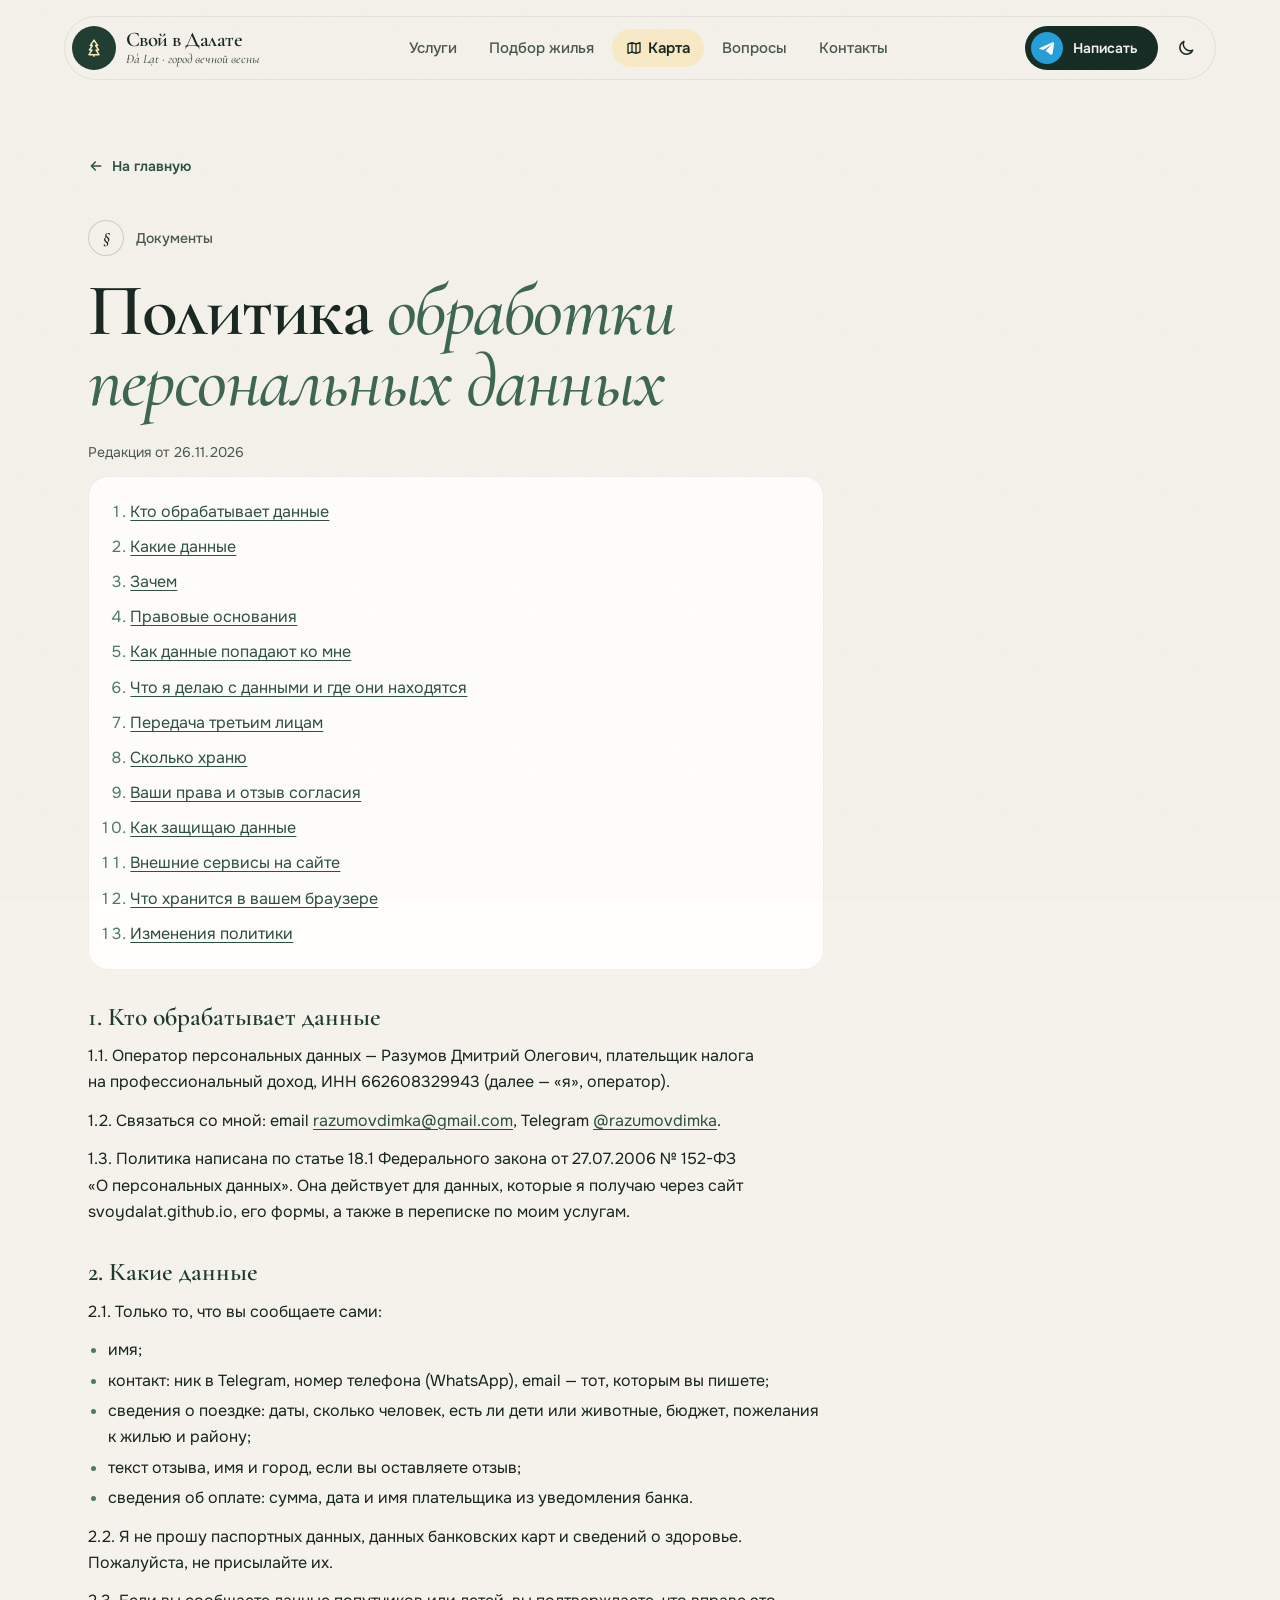
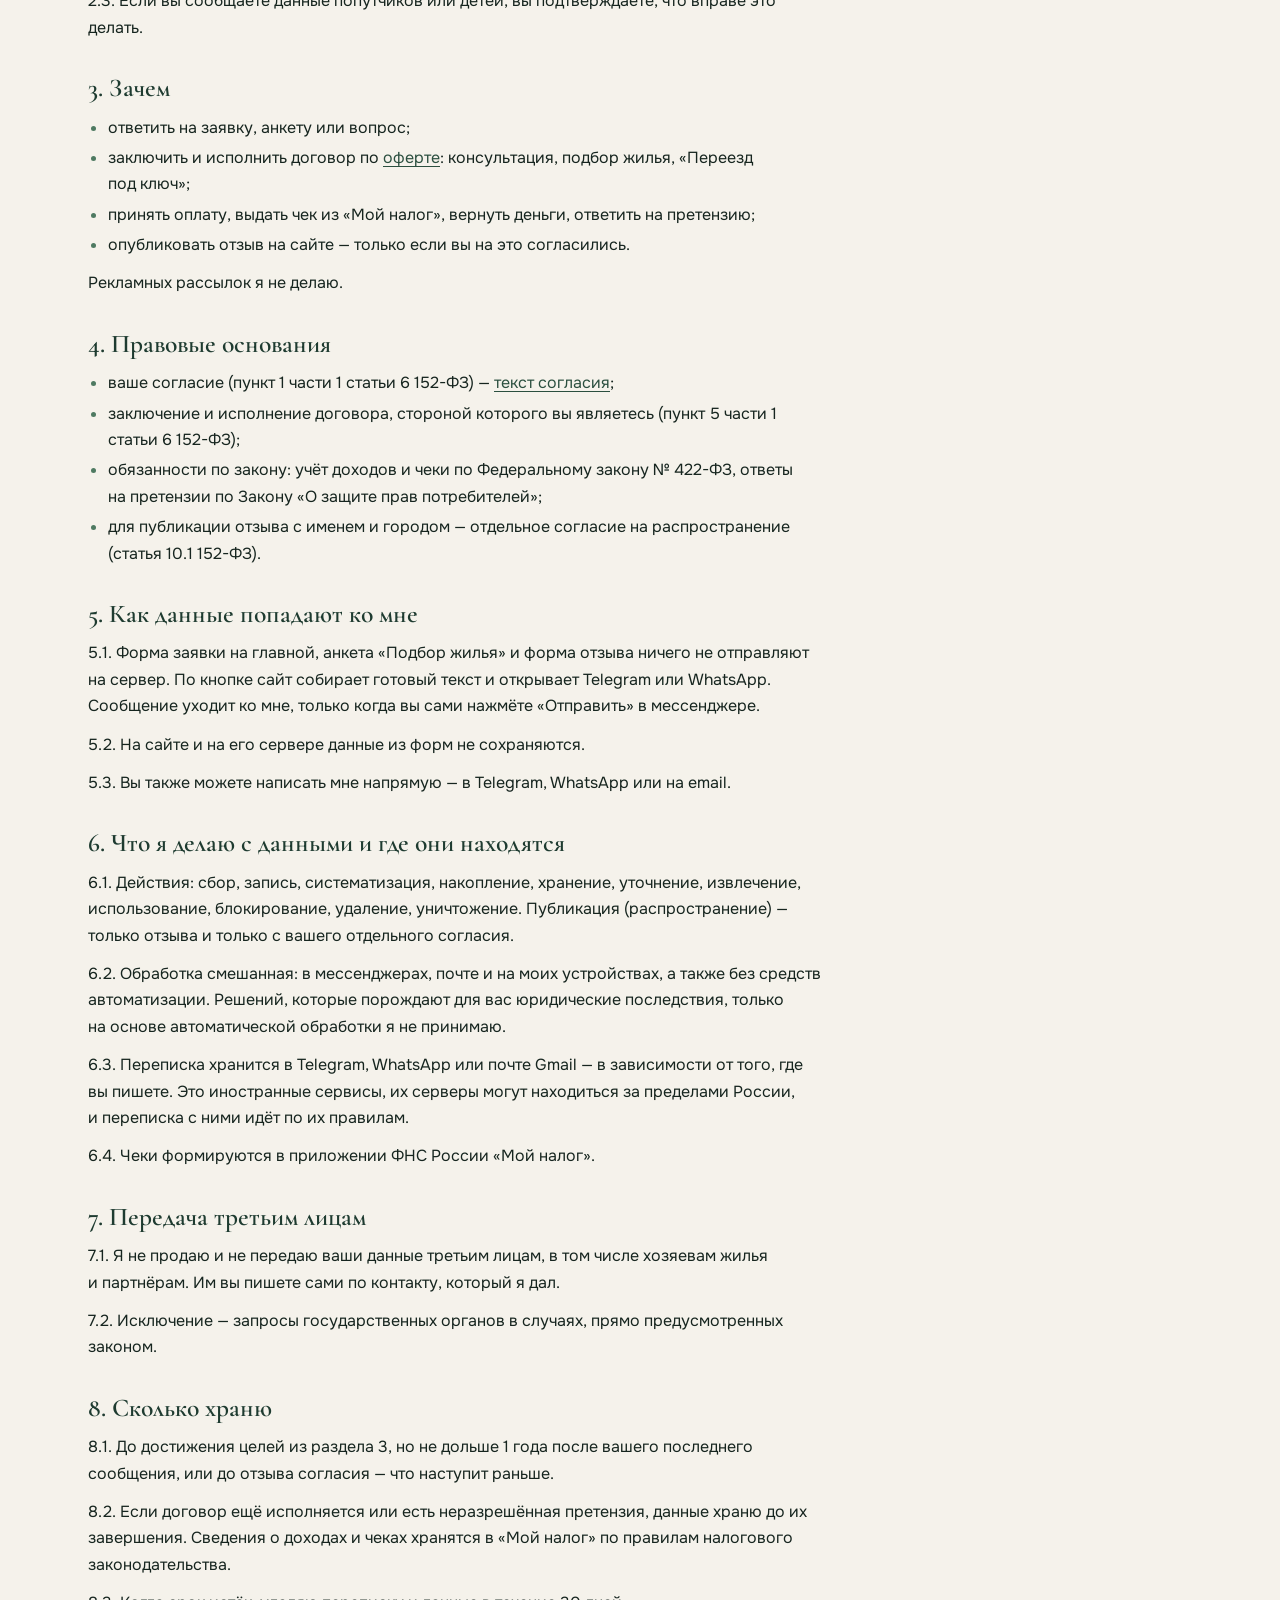
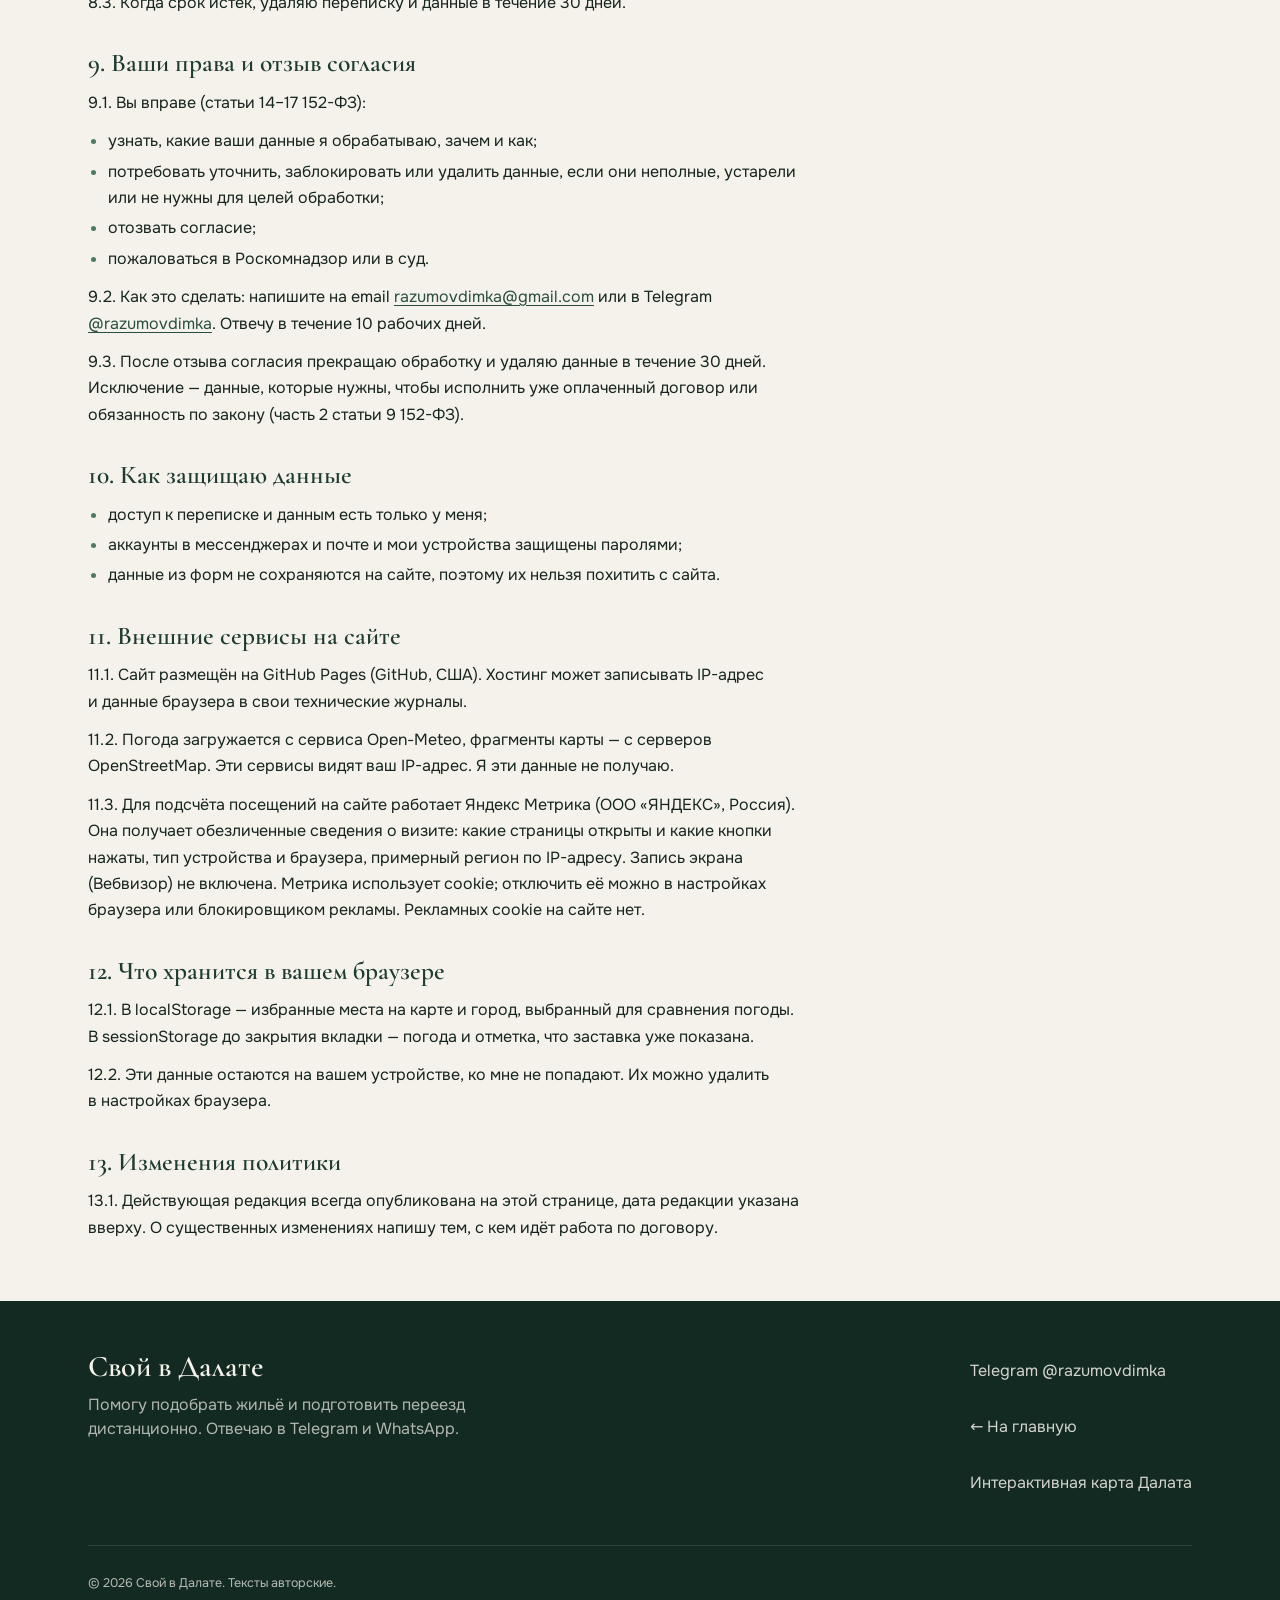
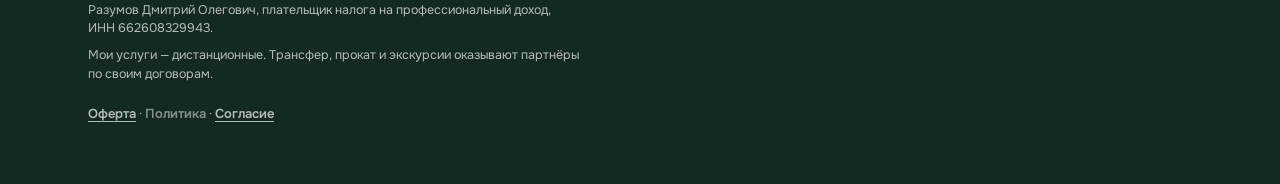
<file: privacy.html>
<!DOCTYPE html>
<!-- ЧЕРНОВИК: проверить юристом -->
<html lang="ru">
<head>
  <meta charset="UTF-8">
  <meta name="viewport" content="width=device-width, initial-scale=1.0, viewport-fit=cover">
  <title>Политика обработки персональных данных — Свой в Далате</title>
  <meta name="description" content="Какие персональные данные обрабатывает «Свой в Далате», зачем, где и как долго, и как отозвать согласие.">
  <meta name="robots" content="noindex, nofollow, noarchive, nosnippet">
  <meta name="theme-color" content="#F5F2EB">
  <script>try{var t=localStorage.getItem('svoy:theme')}catch(e){}if(t!=='light'&&t!=='dark')t=window.matchMedia&&matchMedia('(prefers-color-scheme: dark)').matches?'dark':'light';document.documentElement.dataset.theme=t</script>
  <link rel="manifest" href="manifest.webmanifest">
  <link rel="apple-touch-icon" href="icons/apple-touch-icon.png">
  <meta name="mobile-web-app-capable" content="yes">
  <meta name="apple-mobile-web-app-capable" content="yes">
  <meta name="apple-mobile-web-app-title" content="Свой в Далате">
  <meta name="apple-mobile-web-app-status-bar-style" content="default">
  <link rel="canonical" href="https://svoydalat.github.io/privacy.html">

  <link rel="icon" type="image/svg+xml" href="data:image/svg+xml,%3Csvg xmlns='http://www.w3.org/2000/svg' viewBox='0 0 64 64'%3E%3Crect width='64' height='64' rx='16' fill='%231E3B30'/%3E%3Cpath d='M32 8 22 24h6L18 38h7L15 52h34L39 38h7L36 24h6z' fill='%23F6DD9A'/%3E%3Crect x='29' y='51' width='6' height='6' rx='1' fill='%23E3A21A'/%3E%3C/svg%3E">

  <!-- Включаем анимации появления, только если работает JS -->
  <script>document.documentElement.classList.add('js');</script>

  <!-- Шрифты: Cormorant Garamond (заголовки, вьетнамские названия), Onest (текст), Caveat (рукописные пометки) -->
  <link rel="preload" href="fonts/onest-cyrillic.woff2" as="font" type="font/woff2" crossorigin>
  <link rel="preload" href="fonts/cormorant-garamond-cyrillic.woff2" as="font" type="font/woff2" crossorigin>
  <link rel="stylesheet" href="fonts.css">

  <link rel="stylesheet" href="style.css">
  <link rel="stylesheet" href="guard.css">
  <!-- Tailwind собран заранее (tools/tailwind.config.js) и идёт последним, как раньше шёл CDN -->
  <link rel="stylesheet" href="tw.css">
  <link rel="stylesheet" href="theme-dark.css">
</head>

<body class="bg-paper font-sans text-ink antialiased selection:bg-sunflower/30">

  <!-- Общие иконки и силуэты гор — используются через <use> -->
  <svg class="svg-sprite" xmlns="http://www.w3.org/2000/svg" aria-hidden="true">
    <symbol id="i-tg" viewBox="4.3 5.15 14 14"><path fill="currentColor" d="M16.906 7.224c.1-.002.321.023.465.14a.506.506 0 0 1 .171.325c.016.093.036.306.02.472-.18 1.898-.962 6.502-1.36 8.627-.168.9-.499 1.201-.82 1.23-.696.065-1.225-.46-1.9-.902-1.056-.693-1.653-1.124-2.678-1.8-1.185-.78-.417-1.21.258-1.91.177-.184 3.247-2.977 3.307-3.23.007-.032.014-.15-.056-.212s-.174-.041-.249-.024c-.106.024-1.793 1.14-5.061 3.345-.48.33-.913.49-1.302.48-.428-.008-1.252-.241-1.865-.44-.752-.245-1.349-.374-1.297-.789.027-.216.325-.437.893-.663 3.498-1.524 5.83-2.529 6.998-3.014 3.332-1.386 4.025-1.627 4.476-1.635z"/></symbol>
    <symbol id="i-wa" viewBox="0 0 24 24"><path fill="currentColor" d="M17.472 14.382c-.297-.149-1.758-.867-2.03-.967-.273-.099-.471-.148-.67.15-.197.297-.767.966-.94 1.164-.173.199-.347.223-.644.075-.297-.15-1.255-.463-2.39-1.475-.883-.788-1.48-1.761-1.653-2.059-.173-.297-.018-.458.13-.606.134-.133.298-.347.446-.52.149-.174.198-.298.298-.497.099-.198.05-.371-.025-.52-.075-.149-.669-1.612-.916-2.207-.242-.579-.487-.5-.669-.51-.173-.008-.371-.01-.57-.01-.198 0-.52.074-.792.372-.272.297-1.04 1.016-1.04 2.479 0 1.462 1.065 2.875 1.213 3.074.149.198 2.096 3.2 5.077 4.487.709.306 1.262.489 1.694.625.712.227 1.36.195 1.871.118.571-.085 1.758-.719 2.006-1.413.248-.694.248-1.289.173-1.413-.074-.124-.272-.198-.57-.347m-5.421 7.403h-.004a9.87 9.87 0 0 1-5.031-1.378l-.361-.214-3.741.982.998-3.648-.235-.374a9.86 9.86 0 0 1-1.51-5.26c.001-5.45 4.436-9.884 9.888-9.884 2.64 0 5.122 1.03 6.988 2.898a9.825 9.825 0 0 1 2.893 6.994c-.003 5.45-4.437 9.884-9.885 9.884m8.413-18.297A11.815 11.815 0 0 0 12.05 0C5.495 0 .16 5.335.157 11.892c0 2.096.547 4.142 1.588 5.945L.057 24l6.305-1.654a11.882 11.882 0 0 0 5.683 1.448h.005c6.554 0 11.89-5.335 11.893-11.893a11.821 11.821 0 0 0-3.48-8.413Z"/></symbol>
    <symbol id="i-check" viewBox="0 0 24 24"><path fill="none" stroke="currentColor" stroke-width="3" stroke-linecap="round" stroke-linejoin="round" d="m4.5 12.75 6 6 9-13.5"/></symbol>
    <symbol id="i-star" viewBox="0 0 24 24"><path fill="currentColor" d="M12 2l3.09 6.26L22 9.27l-5 4.87 1.18 6.88L12 17.77l-6.18 3.25L7 14.14 2 9.27l6.91-1.01L12 2z"/></symbol>
    <symbol id="i-arrow" viewBox="0 0 24 24"><path fill="none" stroke="currentColor" stroke-width="2.25" stroke-linecap="round" stroke-linejoin="round" d="M5 12h14M13 6l6 6-6 6"/></symbol>
    <symbol id="i-plane" viewBox="0 0 24 24"><path fill="none" stroke="currentColor" stroke-width="1.8" stroke-linecap="round" stroke-linejoin="round" d="M17.8 19.2 16 11l3.5-3.5C21 6 21.5 4 21 3c-1-.5-3 0-4.5 1.5L13 8 4.8 6.2c-.5-.1-.9.1-1.1.5l-.3.5c-.2.5-.1 1 .3 1.3L9 12l-2 3H4l-1 1 3 2 2 3 1-1v-3l3-2 3.5 5.3c.3.4.8.5 1.3.3l.5-.2c.4-.3.6-.7.5-1.2z"/></symbol>
    <symbol id="i-pine" viewBox="0 0 24 24"><path fill="none" stroke="currentColor" stroke-width="1.7" stroke-linejoin="round" d="M12 2.5 7.6 9h2.5l-3.6 5.4h3.1L6 20h12l-3.6-5.6h3.1L13.9 9h2.5z"/><path fill="none" stroke="currentColor" stroke-width="1.7" stroke-linecap="round" d="M12 20v2"/></symbol>
  </svg>

  <!-- ================= ШАПКА ================= -->
  <header id="site-header" class="fixed inset-x-0 top-0 z-50 px-3 pt-3 sm:px-5 sm:pt-4">
    <div class="header-bar mx-auto flex h-14 max-w-6xl items-center justify-between rounded-full px-2 sm:h-16">
      <a href="index.html" class="flex items-center gap-2.5 rounded-full pr-3" aria-label="Свой в Далате — на главную">
        <span class="vt-logo grid h-10 w-10 place-items-center rounded-full bg-pine-800 text-sunflower-soft sm:h-11 sm:w-11">
          <svg class="h-5 w-5" aria-hidden="true"><use href="#i-pine"/></svg>
        </span>
        <span class="leading-none">
          <span class="block font-serif text-[1.3rem] font-semibold tracking-tight">Свой в&nbsp;Далате</span>
          <span class="mt-0.5 hidden font-serif text-[13px] italic text-ink-soft sm:block">Đà Lạt · город вечной весны</span>
        </span>
      </a>

      <nav class="hidden items-center gap-1 whitespace-nowrap text-[15px] font-medium text-ink-soft xl:flex" aria-label="Основное меню">
        <a href="index.html#services" class="rounded-full px-3.5 py-2 transition hover:bg-ink/5 hover:text-ink">Услуги</a>
        <a href="podbor.html" class="rounded-full px-3.5 py-2 transition hover:bg-ink/5 hover:text-ink">Подбор жилья</a>
        <a href="map.html" class="inline-flex items-center gap-1.5 rounded-full bg-sunflower-soft/70 px-3.5 py-2 font-semibold text-ink transition hover:bg-sunflower-soft"><svg class="h-4 w-4" viewBox="0 0 24 24" fill="none" stroke="currentColor" stroke-width="2" stroke-linecap="round" stroke-linejoin="round" aria-hidden="true"><path d="M9 18 3 20V6l6-2 6 2 6-2v14l-6 2zM9 4v14M15 6v14"/></svg>Карта</a>
        <a href="index.html#faq" class="rounded-full px-3.5 py-2 transition hover:bg-ink/5 hover:text-ink">Вопросы</a>
        <a href="index.html#contacts" class="rounded-full px-3.5 py-2 transition hover:bg-ink/5 hover:text-ink">Контакты</a>
      </nav>

      <div class="flex items-center gap-1.5">
        <a href="https://t.me/razumovdimka" data-tg="general" target="_blank" rel="noopener noreferrer"
           class="group hidden items-center gap-2.5 rounded-full bg-pine-900 py-1.5 pl-1.5 pr-5 text-sm font-semibold text-paper transition hover:bg-pine-700 sm:inline-flex">
          <span class="grid h-8 w-8 place-items-center rounded-full bg-tg text-white"><svg class="h-4 w-4" aria-hidden="true"><use href="#i-tg"/></svg></span>
          Написать
        </a>
        <button type="button" class="theme-toggle" data-theme-toggle aria-pressed="false" aria-label="Тёмная тема">
          <svg class="theme-toggle__moon" viewBox="0 0 24 24" fill="none" stroke="currentColor" stroke-width="1.8" stroke-linecap="round" stroke-linejoin="round" aria-hidden="true"><path d="M20 14.5A8 8 0 0 1 9.5 4a8 8 0 1 0 10.5 10.5Z"/></svg>
          <svg class="theme-toggle__sun" viewBox="0 0 24 24" fill="none" stroke="currentColor" stroke-width="1.8" stroke-linecap="round" aria-hidden="true"><circle cx="12" cy="12" r="4"/><path d="M12 2v2M12 20v2M4.9 4.9l1.4 1.4M17.7 17.7l1.4 1.4M2 12h2M20 12h2M4.9 19.1l1.4-1.4M17.7 6.3l1.4-1.4"/></svg>
        </button>
        <button id="menu-toggle" type="button"
                class="grid h-11 w-11 place-items-center rounded-full transition hover:bg-ink/5 xl:hidden"
                aria-expanded="false" aria-controls="mobile-menu" aria-label="Открыть меню">
          <svg class="icon-open h-6 w-6" viewBox="0 0 24 24" fill="none" stroke="currentColor" stroke-width="2" stroke-linecap="round" aria-hidden="true"><path d="M4 9h16M4 15h16"/></svg>
          <svg class="icon-close hidden h-6 w-6" viewBox="0 0 24 24" fill="none" stroke="currentColor" stroke-width="2" stroke-linecap="round" aria-hidden="true"><path d="M6 6l12 12M18 6 6 18"/></svg>
        </button>
      </div>
    </div>

    <!-- Мобильное меню -->
    <div id="mobile-menu" class="mx-auto mt-2 hidden max-w-6xl rounded-[1.75rem] bg-paper/95 p-2 shadow-2xl shadow-ink/10 ring-1 ring-ink/5 backdrop-blur-xl xl:hidden">
      <nav class="flex flex-col text-lg font-medium" aria-label="Мобильное меню">
        <a href="index.html#dalat" class="rounded-2xl px-4 py-3.5 transition hover:bg-ink/5">Далат</a>
        <a href="map.html" class="flex items-center gap-3 rounded-2xl bg-sunflower-soft/70 px-4 py-3.5 font-semibold transition hover:bg-sunflower-soft"><svg class="h-5 w-5" viewBox="0 0 24 24" fill="none" stroke="currentColor" stroke-width="2" stroke-linecap="round" stroke-linejoin="round" aria-hidden="true"><path d="M9 18 3 20V6l6-2 6 2 6-2v14l-6 2zM9 4v14M15 6v14"/></svg>Интерактивная карта Далата</a>
        <a href="index.html#road" class="rounded-2xl px-4 py-3.5 transition hover:bg-ink/5">Дорога</a>
        <a href="index.html#services" class="rounded-2xl px-4 py-3.5 transition hover:bg-ink/5">Услуги</a>
        <a href="podbor.html" class="rounded-2xl px-4 py-3.5 transition hover:bg-ink/5">Подбор жилья</a>
        <a href="index.html#how" class="rounded-2xl px-4 py-3.5 transition hover:bg-ink/5">Как это работает</a>
        <a href="index.html#leave-review" class="rounded-2xl px-4 py-3.5 transition hover:bg-ink/5">Оставить отзыв</a>
        <a href="index.html#contacts" class="rounded-2xl px-4 py-3.5 transition hover:bg-ink/5">Контакты</a>
        <a href="https://t.me/razumovdimka" data-tg="general" target="_blank" rel="noopener noreferrer"
           class="mt-1 inline-flex items-center justify-center gap-3 rounded-2xl bg-pine-900 px-5 py-4 text-base font-semibold text-paper">
          <span class="grid h-8 w-8 place-items-center rounded-full bg-tg text-white"><svg class="h-4 w-4" aria-hidden="true"><use href="#i-tg"/></svg></span>
          Написать в&nbsp;Telegram
        </a>
        <button type="button" data-install hidden class="mt-1 inline-flex items-center justify-center gap-3 rounded-2xl px-5 py-4 text-base font-semibold text-ink ring-1 ring-ink/15 transition hover:bg-ink/5">
          <svg class="h-5 w-5" viewBox="0 0 24 24" fill="none" stroke="currentColor" stroke-width="2" stroke-linecap="round" stroke-linejoin="round" aria-hidden="true"><path d="M12 4v11m0 0-4-4m4 4 4-4M5 20h14"/></svg>
          Установить на&nbsp;телефон
        </button>
      </nav>
    </div>
  </header>

  <main>

    <!-- id="top" нужен скриптам сайта (шапка и плавающая кнопка) -->
    <section id="top" class="pt-28 pb-10 sm:pt-36 sm:pb-12">
      <div class="mx-auto max-w-6xl px-4 sm:px-6">
        <a href="index.html" class="tap mb-8 inline-flex items-center gap-2 text-sm font-semibold text-pine-700 hover:text-pine-900"><svg class="h-4 w-4 rotate-180" aria-hidden="true"><use href="#i-arrow"/></svg>На&nbsp;главную</a>
        <p class="eyebrow"><span class="eyebrow__num">§</span>Документы</p>
        <h1 class="section-title mt-5">Политика <em>обработки персональных данных</em></h1>
        <article class="doc">
          <p class="doc__meta">Редакция от&nbsp;26.11.2026</p>

          <nav class="doc__toc" aria-label="Разделы документа">
            <ol>
              <li><a href="#p1">Кто обрабатывает данные</a></li>
              <li><a href="#p2">Какие данные</a></li>
              <li><a href="#p3">Зачем</a></li>
              <li><a href="#p4">Правовые основания</a></li>
              <li><a href="#p5">Как данные попадают ко&nbsp;мне</a></li>
              <li><a href="#p6">Что я&nbsp;делаю с&nbsp;данными и&nbsp;где они находятся</a></li>
              <li><a href="#p7">Передача третьим лицам</a></li>
              <li><a href="#p8">Сколько храню</a></li>
              <li><a href="#p9">Ваши права и&nbsp;отзыв согласия</a></li>
              <li><a href="#p10">Как защищаю данные</a></li>
              <li><a href="#p11">Внешние сервисы на&nbsp;сайте</a></li>
              <li><a href="#p12">Что хранится в&nbsp;вашем браузере</a></li>
              <li><a href="#p13">Изменения политики</a></li>
            </ol>
          </nav>

          <section id="p1">
            <h2>1. Кто обрабатывает данные</h2>
            <p>1.1. Оператор персональных данных&nbsp;— Разумов Дмитрий Олегович, плательщик налога на&nbsp;профессиональный доход, ИНН 662608329943 (далее&nbsp;— «я», оператор).</p>
            <p>1.2. Связаться со&nbsp;мной: email <a href="mailto:razumovdimka@gmail.com">razumovdimka@gmail.com</a>, Telegram <a href="https://t.me/razumovdimka" target="_blank" rel="noopener noreferrer">@razumovdimka</a>.</p>
            <p>1.3. Политика написана по&nbsp;статье 18.1 Федерального закона от&nbsp;27.07.2006 №&nbsp;152-ФЗ «О&nbsp;персональных данных». Она действует для данных, которые я&nbsp;получаю через сайт svoydalat.github.io, его формы, а&nbsp;также в&nbsp;переписке по&nbsp;моим услугам.</p>
          </section>

          <section id="p2">
            <h2>2. Какие данные</h2>
            <p>2.1. Только то, что вы&nbsp;сообщаете сами:</p>
            <ul>
              <li>имя;</li>
              <li>контакт: ник в&nbsp;Telegram, номер телефона (WhatsApp), email&nbsp;— тот, которым вы пишете;</li>
              <li>сведения о&nbsp;поездке: даты, сколько человек, есть ли дети или животные, бюджет, пожелания к&nbsp;жилью и&nbsp;району;</li>
              <li>текст отзыва, имя и&nbsp;город, если вы оставляете отзыв;</li>
              <li>сведения об&nbsp;оплате: сумма, дата и&nbsp;имя плательщика из&nbsp;уведомления банка.</li>
            </ul>
            <p>2.2. Я&nbsp;не&nbsp;прошу паспортных данных, данных банковских карт и&nbsp;сведений о&nbsp;здоровье. Пожалуйста, не&nbsp;присылайте их.</p>
            <p>2.3. Если вы сообщаете данные попутчиков или детей, вы подтверждаете, что вправе это делать.</p>
          </section>

          <section id="p3">
            <h2>3. Зачем</h2>
            <ul>
              <li>ответить на&nbsp;заявку, анкету или вопрос;</li>
              <li>заключить и&nbsp;исполнить договор по&nbsp;<a href="oferta.html">оферте</a>: консультация, подбор жилья, «Переезд под&nbsp;ключ»;</li>
              <li>принять оплату, выдать чек из&nbsp;«Мой налог», вернуть деньги, ответить на&nbsp;претензию;</li>
              <li>опубликовать отзыв на&nbsp;сайте&nbsp;— только если вы на&nbsp;это согласились.</li>
            </ul>
            <p>Рекламных рассылок я&nbsp;не&nbsp;делаю.</p>
          </section>

          <section id="p4">
            <h2>4. Правовые основания</h2>
            <ul>
              <li>ваше согласие (пункт 1 части 1 статьи 6 152-ФЗ)&nbsp;— <a href="soglasie.html">текст согласия</a>;</li>
              <li>заключение и&nbsp;исполнение договора, стороной которого вы являетесь (пункт 5 части 1 статьи 6 152-ФЗ);</li>
              <li>обязанности по&nbsp;закону: учёт доходов и&nbsp;чеки по&nbsp;Федеральному закону №&nbsp;422-ФЗ, ответы на&nbsp;претензии по&nbsp;Закону «О&nbsp;защите прав потребителей»;</li>
              <li>для публикации отзыва с&nbsp;именем и&nbsp;городом&nbsp;— отдельное согласие на&nbsp;распространение (статья 10.1 152-ФЗ).</li>
            </ul>
          </section>

          <section id="p5">
            <h2>5. Как данные попадают ко&nbsp;мне</h2>
            <p>5.1. Форма заявки на&nbsp;главной, анкета «Подбор жилья» и&nbsp;форма отзыва ничего не&nbsp;отправляют на&nbsp;сервер. По&nbsp;кнопке сайт собирает готовый текст и&nbsp;открывает Telegram или WhatsApp. Сообщение уходит ко&nbsp;мне, только когда вы сами нажмёте «Отправить» в&nbsp;мессенджере.</p>
            <p>5.2. На&nbsp;сайте и&nbsp;на&nbsp;его сервере данные из&nbsp;форм не&nbsp;сохраняются.</p>
            <p>5.3. Вы&nbsp;также можете написать мне напрямую&nbsp;— в&nbsp;Telegram, WhatsApp или на&nbsp;email.</p>
          </section>

          <section id="p6">
            <h2>6. Что я&nbsp;делаю с&nbsp;данными и&nbsp;где они находятся</h2>
            <p>6.1. Действия: сбор, запись, систематизация, накопление, хранение, уточнение, извлечение, использование, блокирование, удаление, уничтожение. Публикация (распространение)&nbsp;— только отзыва и&nbsp;только с&nbsp;вашего отдельного согласия.</p>
            <p>6.2. Обработка смешанная: в&nbsp;мессенджерах, почте и&nbsp;на&nbsp;моих устройствах, а&nbsp;также без средств автоматизации. Решений, которые порождают для вас юридические последствия, только на&nbsp;основе автоматической обработки я&nbsp;не&nbsp;принимаю.</p>
            <p>6.3. Переписка хранится в&nbsp;Telegram, WhatsApp или почте Gmail&nbsp;— в&nbsp;зависимости от&nbsp;того, где вы пишете. Это иностранные сервисы, их серверы могут находиться за&nbsp;пределами России, и&nbsp;переписка с&nbsp;ними идёт по&nbsp;их правилам.</p>
            <p>6.4. Чеки формируются в&nbsp;приложении ФНС России «Мой налог».</p>
          </section>

          <section id="p7">
            <h2>7. Передача третьим лицам</h2>
            <p>7.1. Я&nbsp;не&nbsp;продаю и&nbsp;не&nbsp;передаю ваши данные третьим лицам, в&nbsp;том числе хозяевам жилья и&nbsp;партнёрам. Им вы пишете сами по&nbsp;контакту, который я&nbsp;дал.</p>
            <p>7.2. Исключение&nbsp;— запросы государственных органов в&nbsp;случаях, прямо предусмотренных законом.</p>
          </section>

          <section id="p8">
            <h2>8. Сколько храню</h2>
            <p>8.1. До&nbsp;достижения целей из&nbsp;раздела&nbsp;3, но&nbsp;не&nbsp;дольше 1&nbsp;года после вашего последнего сообщения, или до&nbsp;отзыва согласия&nbsp;— что наступит раньше.</p>
            <p>8.2. Если договор ещё исполняется или есть неразрешённая претензия, данные храню до&nbsp;их завершения. Сведения о&nbsp;доходах и&nbsp;чеках хранятся в&nbsp;«Мой налог» по&nbsp;правилам налогового законодательства.</p>
            <p>8.3. Когда срок истёк, удаляю переписку и&nbsp;данные в&nbsp;течение 30&nbsp;дней.</p>
          </section>

          <section id="p9">
            <h2>9. Ваши права и&nbsp;отзыв согласия</h2>
            <p>9.1. Вы вправе (статьи 14–17 152-ФЗ):</p>
            <ul>
              <li>узнать, какие ваши данные я&nbsp;обрабатываю, зачем и&nbsp;как;</li>
              <li>потребовать уточнить, заблокировать или удалить данные, если они неполные, устарели или не&nbsp;нужны для целей обработки;</li>
              <li>отозвать согласие;</li>
              <li>пожаловаться в&nbsp;Роскомнадзор или в&nbsp;суд.</li>
            </ul>
            <p>9.2. Как это сделать: напишите на&nbsp;email <a href="mailto:razumovdimka@gmail.com">razumovdimka@gmail.com</a> или в&nbsp;Telegram <a href="https://t.me/razumovdimka" target="_blank" rel="noopener noreferrer">@razumovdimka</a>. Отвечу в&nbsp;течение 10&nbsp;рабочих дней.</p>
            <p>9.3. После отзыва согласия прекращаю обработку и&nbsp;удаляю данные в&nbsp;течение 30&nbsp;дней. Исключение&nbsp;— данные, которые нужны, чтобы исполнить уже оплаченный договор или обязанность по&nbsp;закону (часть 2 статьи 9 152-ФЗ).</p>
          </section>

          <section id="p10">
            <h2>10. Как защищаю данные</h2>
            <ul>
              <li>доступ к&nbsp;переписке и&nbsp;данным есть только у&nbsp;меня;</li>
              <li>аккаунты в&nbsp;мессенджерах и&nbsp;почте и&nbsp;мои устройства защищены паролями;</li>
              <li>данные из&nbsp;форм не&nbsp;сохраняются на&nbsp;сайте, поэтому их нельзя похитить с&nbsp;сайта.</li>
            </ul>
          </section>

          <section id="p11">
            <h2>11. Внешние сервисы на&nbsp;сайте</h2>
            <p>11.1. Сайт размещён на&nbsp;GitHub Pages (GitHub, США). Хостинг может записывать IP-адрес и&nbsp;данные браузера в&nbsp;свои технические журналы.</p>
            <p>11.2. Погода загружается с&nbsp;сервиса Open-Meteo, фрагменты карты&nbsp;— с&nbsp;серверов OpenStreetMap. Эти сервисы видят ваш IP-адрес. Я&nbsp;эти данные не&nbsp;получаю.</p>
            <p>11.3. Для подсчёта посещений на&nbsp;сайте работает Яндекс Метрика (ООО «ЯНДЕКС», Россия). Она получает обезличенные сведения о&nbsp;визите: какие страницы открыты и&nbsp;какие кнопки нажаты, тип устройства и&nbsp;браузера, примерный регион по&nbsp;IP-адресу. Запись экрана (Вебвизор) не&nbsp;включена. Метрика использует cookie; отключить её можно в&nbsp;настройках браузера или блокировщиком рекламы. Рекламных cookie на&nbsp;сайте нет.</p>
          </section>

          <section id="p12">
            <h2>12. Что хранится в&nbsp;вашем браузере</h2>
            <p>12.1. В&nbsp;localStorage&nbsp;— избранные места на&nbsp;карте и&nbsp;город, выбранный для сравнения погоды. В&nbsp;sessionStorage до&nbsp;закрытия вкладки&nbsp;— погода и&nbsp;отметка, что заставка уже показана.</p>
            <p>12.2. Эти данные остаются на&nbsp;вашем устройстве, ко&nbsp;мне не&nbsp;попадают. Их можно удалить в&nbsp;настройках браузера.</p>
          </section>

          <section id="p13">
            <h2>13. Изменения политики</h2>
            <p>13.1. Действующая редакция всегда опубликована на&nbsp;этой странице, дата редакции указана вверху. О&nbsp;существенных изменениях напишу тем, с&nbsp;кем идёт работа по&nbsp;договору.</p>
          </section>
        </article>
      </div>
    </section>

  </main>


  <!-- ================= ПОДВАЛ ================= -->
  <footer id="contacts" class="footer relative overflow-hidden bg-pine-900 text-paper">
    <div class="mx-auto max-w-6xl px-4 py-12 sm:px-6">
      <div class="flex flex-col gap-8 sm:flex-row sm:items-start sm:justify-between">
        <div>
          <p class="font-serif text-3xl font-semibold">Свой в&nbsp;Далате</p>
          <p class="mt-2 max-w-sm text-paper/70">Помогу подобрать жильё и&nbsp;подготовить переезд дистанционно. Отвечаю в&nbsp;Telegram и&nbsp;WhatsApp.</p>
        </div>
        <ul class="space-y-3 text-paper/85">
          <li><a href="https://t.me/razumovdimka" data-tg="general" target="_blank" rel="noopener noreferrer" class="transition hover:text-white">Telegram @razumovdimka</a></li>
          <li><a href="index.html" class="transition hover:text-white">← На главную</a></li>
          <li><a href="map.html" class="transition hover:text-white">Интерактивная карта Далата</a></li>
        </ul>
      </div>
      <div class="mt-10 border-t border-white/10 pt-7 text-sm text-paper/70">
        <div class="legal legal--dark">
          <p>© <span id="year" data-year>2026</span> Свой в&nbsp;Далате. Тексты авторские.</p>
          <p>Разумов Дмитрий Олегович, плательщик налога на&nbsp;профессиональный доход, ИНН&nbsp;662608329943.</p>
          <p>Мои услуги&nbsp;— дистанционные. Трансфер, прокат и&nbsp;экскурсии оказывают партнёры по&nbsp;своим договорам.</p>
          <p><a href="oferta.html" class="legal__link">Оферта</a> · <a href="privacy.html" class="legal__link" aria-current="page">Политика</a> · <a href="soglasie.html" class="legal__link">Согласие</a></p>
        </div>
      </div>
    </div>
  </footer>

  <!-- Плавающая кнопка Telegram: появляется после первого экрана, прячется у футера; на телефоне — с подписью -->
  <a id="fab-telegram" href="https://t.me/razumovdimka" data-tg="general" target="_blank" rel="noopener noreferrer" aria-label="Написать в Telegram"
     class="fab fixed z-40 rounded-full bg-tg text-white shadow-xl shadow-tg/40">
    <svg class="h-6 w-6 shrink-0" aria-hidden="true"><use href="#i-tg"/></svg>
    <span class="fab__label">Написать в&nbsp;Telegram</span>
  </a>

  <!-- Нижняя панель на телефоне: главные разделы под большим пальцем -->
  <nav class="tabbar" aria-label="Быстрая навигация">
    <a href="index.html"><svg viewBox="0 0 24 24" fill="none" stroke="currentColor" stroke-width="2" stroke-linecap="round" stroke-linejoin="round" aria-hidden="true"><path d="M3 11 12 3l9 8M5 9.5V21h5v-6h4v6h5V9.5"/></svg><span>Главная</span></a>
    <a href="map.html"><svg viewBox="0 0 24 24" fill="none" stroke="currentColor" stroke-width="2" stroke-linecap="round" stroke-linejoin="round" aria-hidden="true"><path d="M9 18 3 20V6l6-2 6 2 6-2v14l-6 2zM9 4v14M15 6v14"/></svg><span>Карта</span></a>
    <a href="podbor.html"><svg viewBox="0 0 24 24" fill="none" stroke="currentColor" stroke-width="2" stroke-linecap="round" stroke-linejoin="round" aria-hidden="true"><path d="M4 21V5l8-2 8 2v16M9 9h2M13 9h2M9 13h2M13 13h2M10 21v-4h4v4"/></svg><span>Подбор</span></a>
    <a href="https://t.me/razumovdimka" data-tg="general" target="_blank" rel="noopener noreferrer" class="tabbar__tg"><svg aria-hidden="true"><use href="#i-tg"/></svg><span>Написать</span></a>
  </nav>

  <script src="script.js" defer></script>
  <script src="pwa.js" defer></script>
  <script src="guard.js" defer></script>
  <script src="theme.js" defer></script>
  <script src="analytics.js" defer></script>
</body>
</html>
</file>
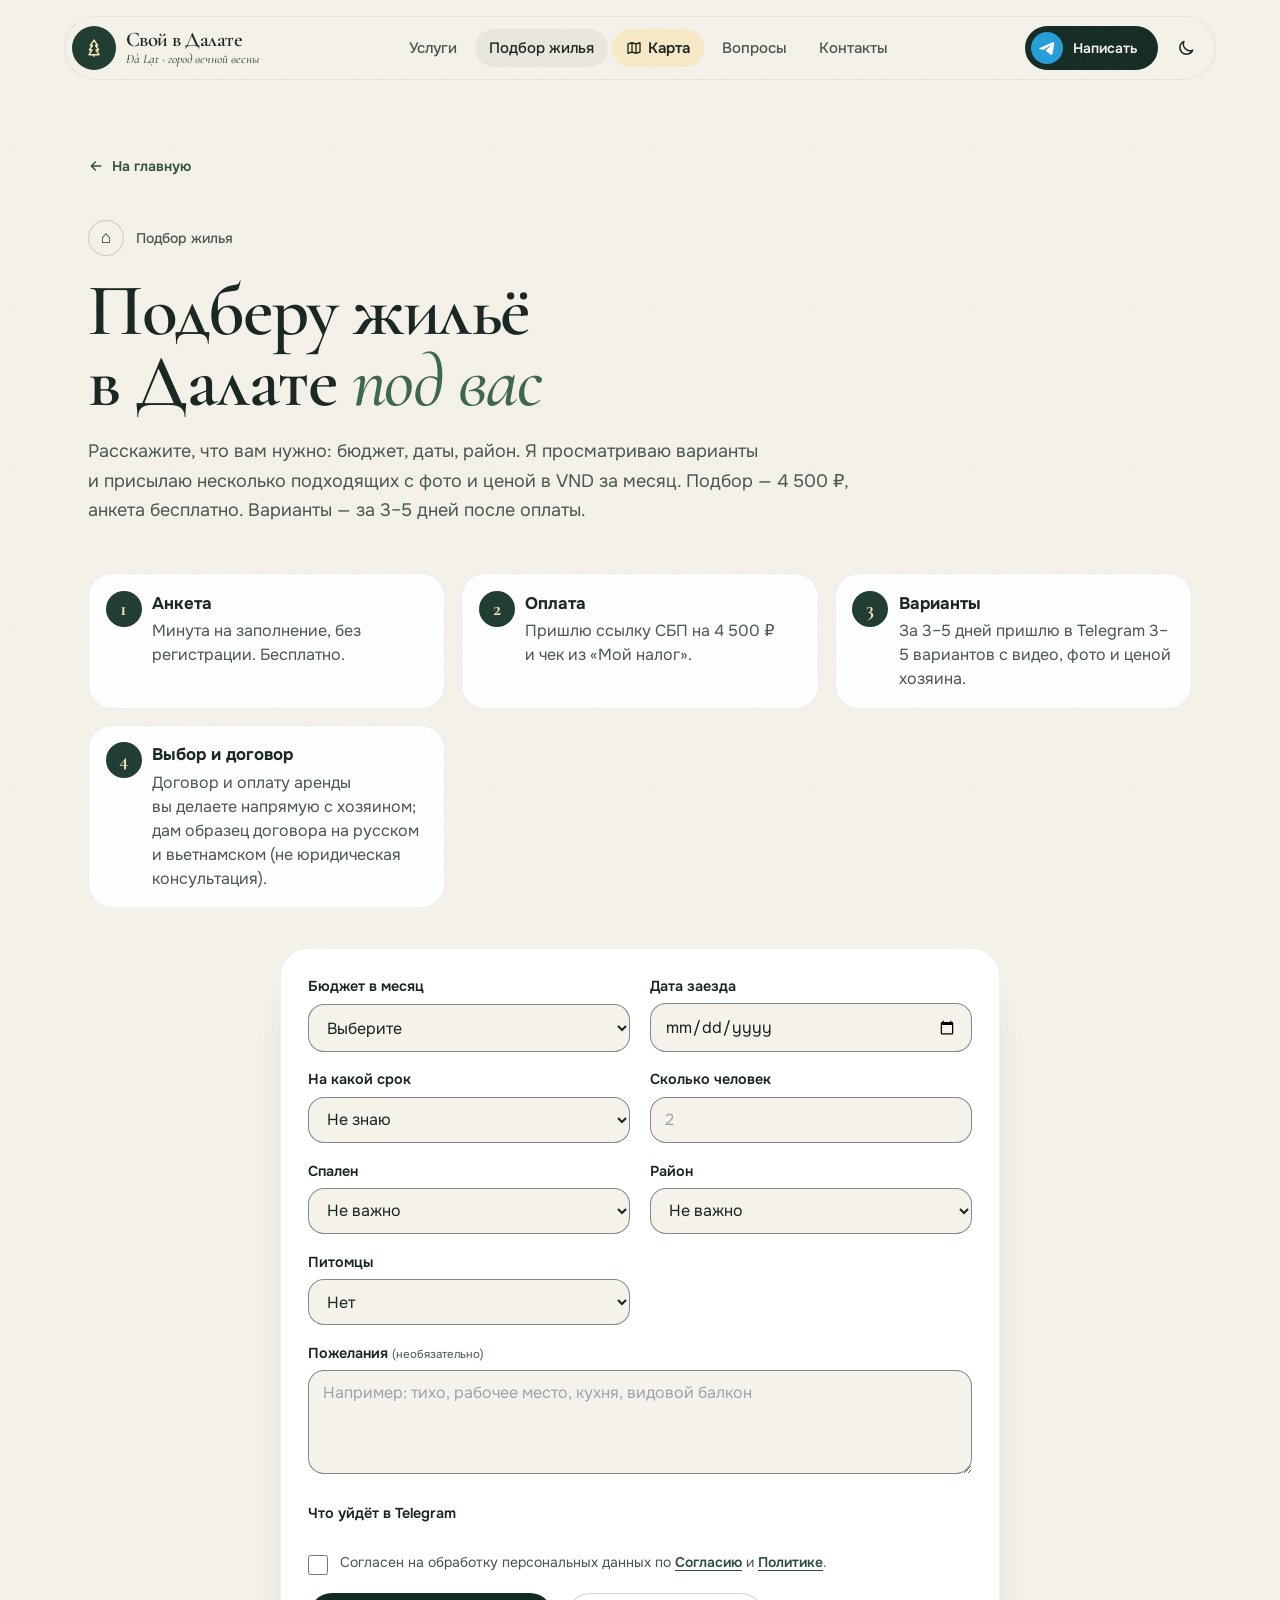
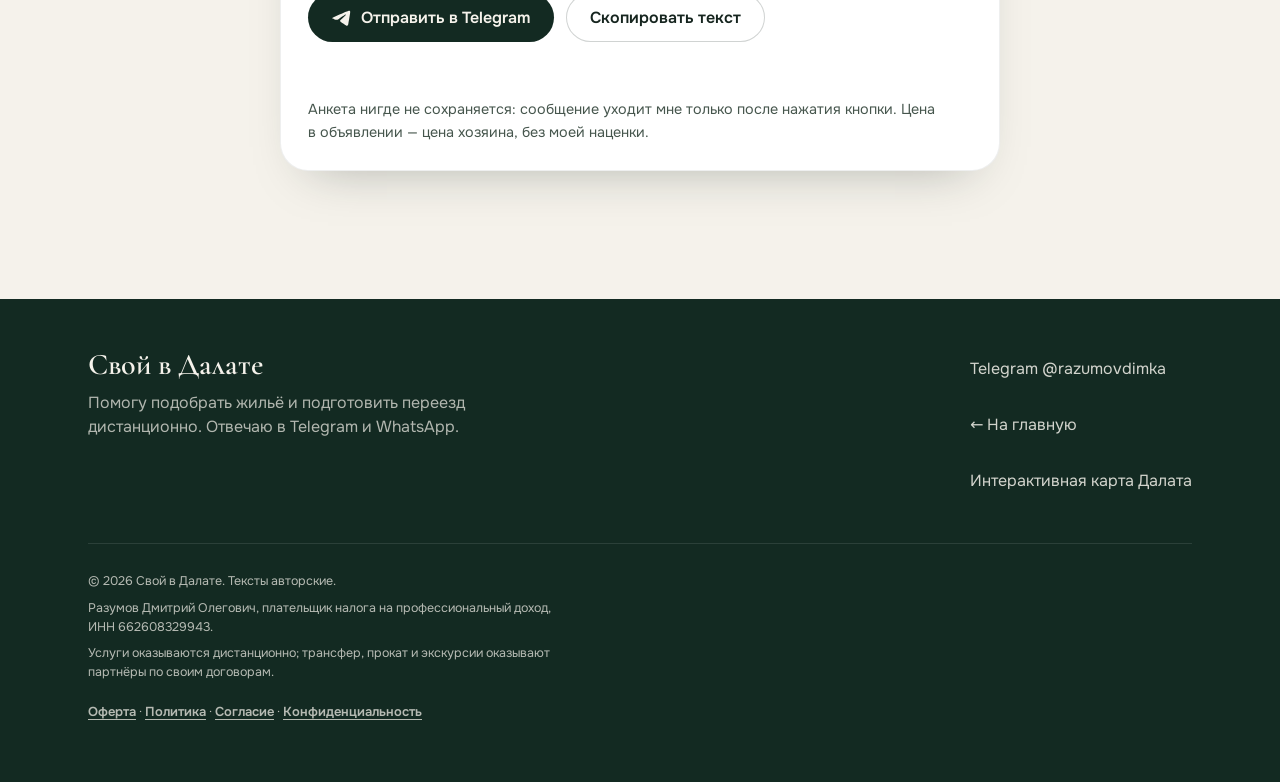
<file: realty.html>
<!DOCTYPE html>
<html lang="ru">
<head>
  <meta charset="UTF-8">
  <meta name="viewport" content="width=device-width, initial-scale=1.0">
  <title>Подбор жилья — Свой в Далате</title>
  <meta http-equiv="refresh" content="0; url=podbor.html">
  <link rel="canonical" href="https://svoydalat.github.io/podbor.html">
  <meta name="robots" content="noindex">
  <script>location.replace('podbor.html' + location.search);</script>
</head>
<body>
  <p>Каталог жилья переехал: <a href="podbor.html">Подбор жилья</a>.</p>
</body>
</html>
</file>
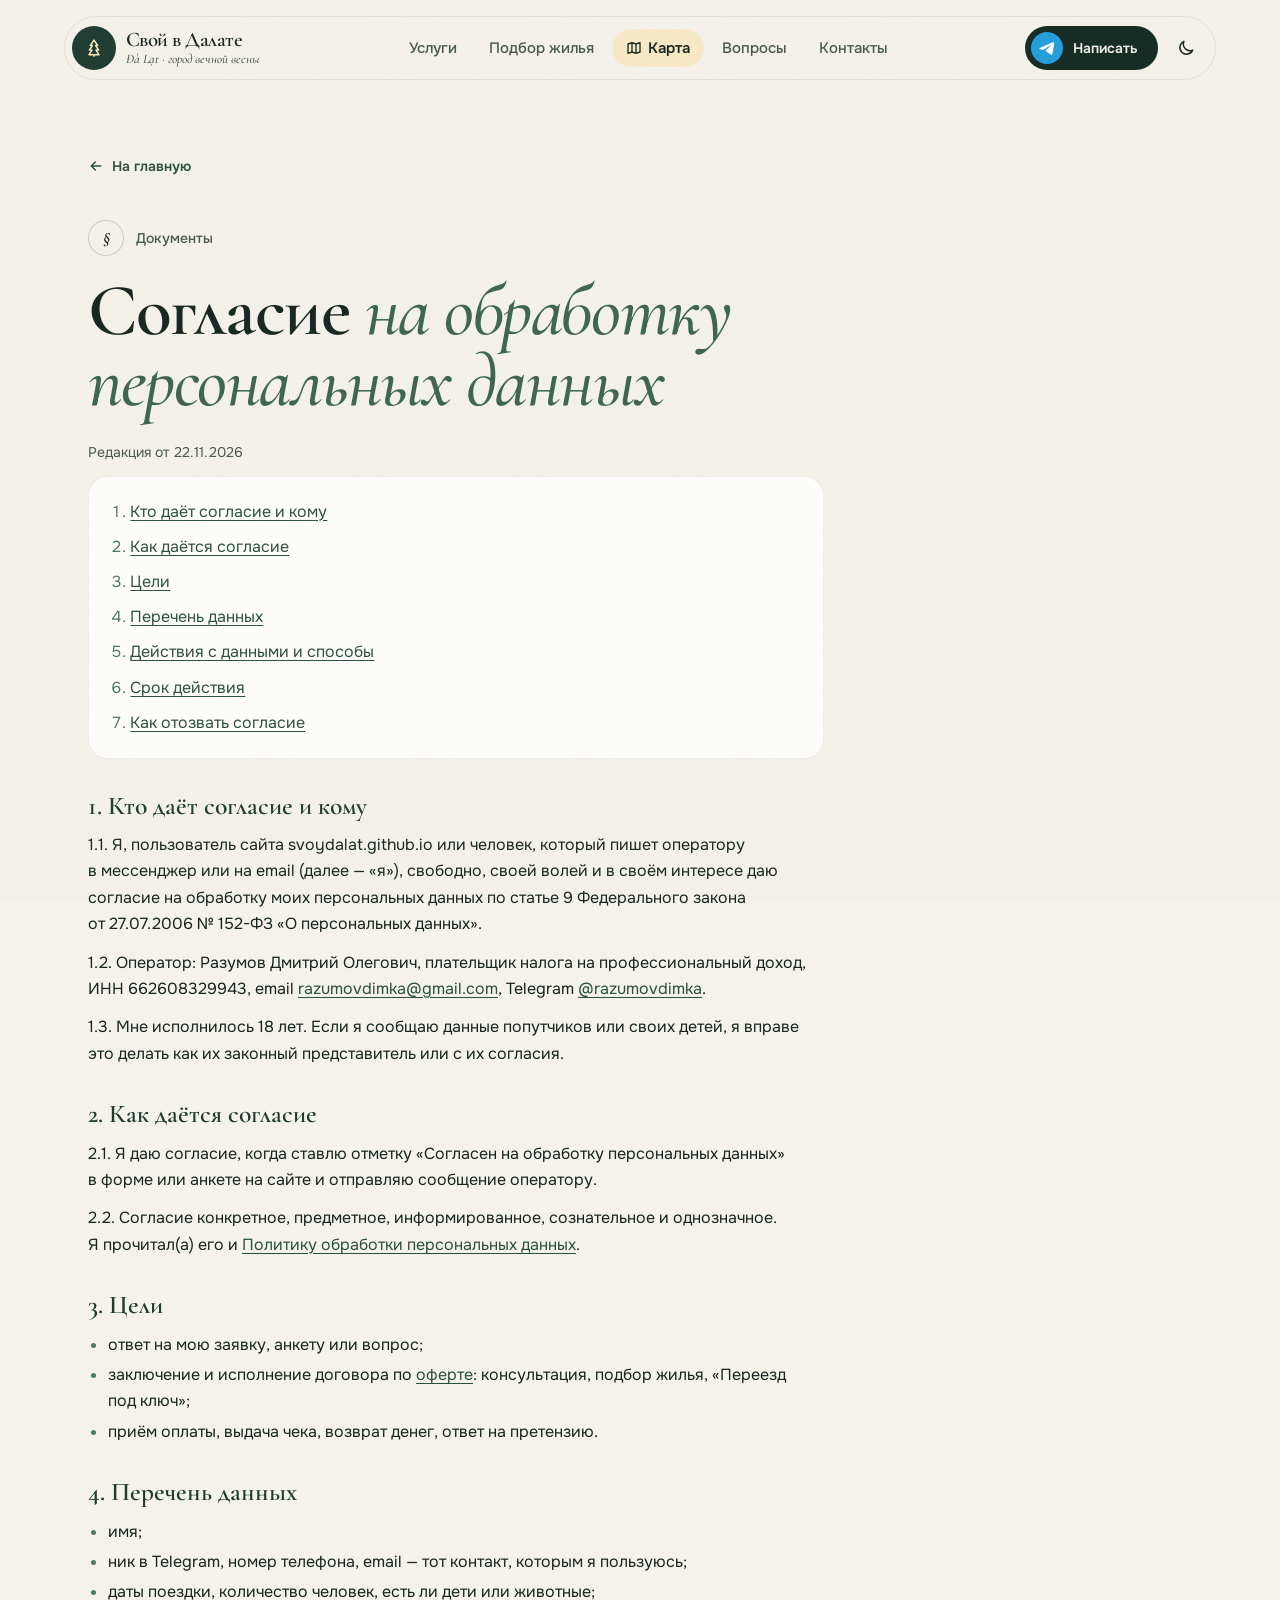
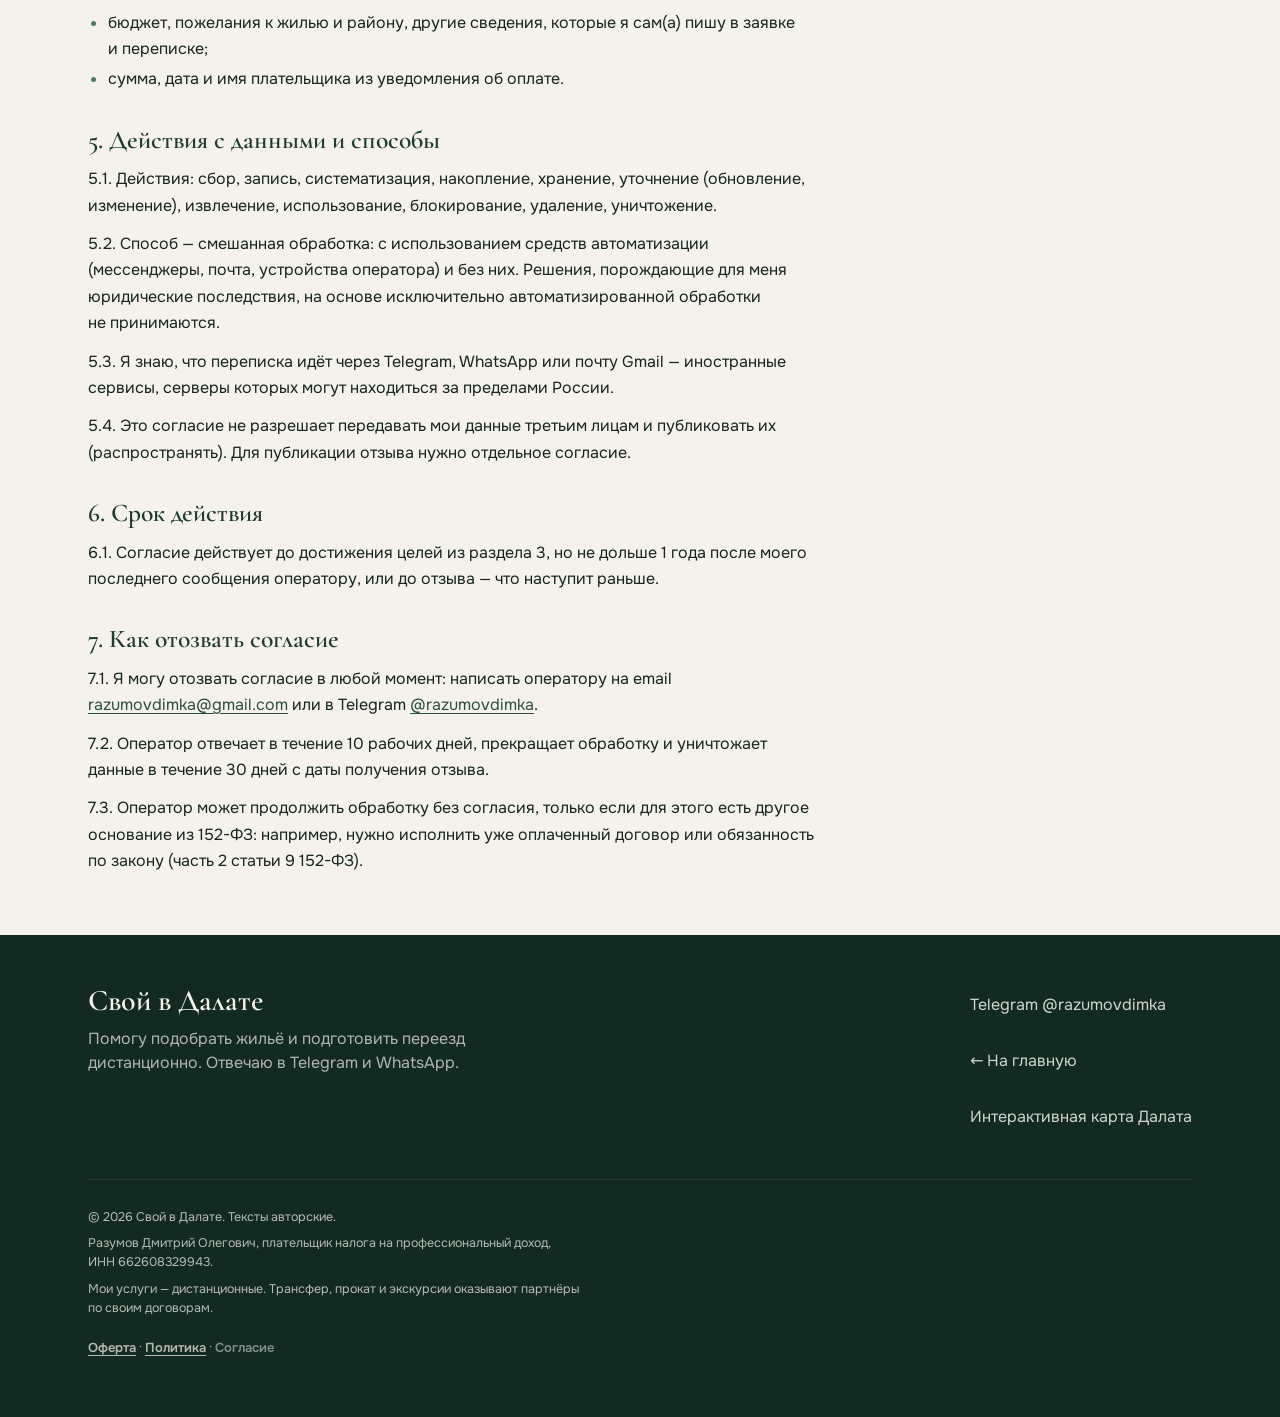
<file: soglasie.html>
<!DOCTYPE html>
<!-- ЧЕРНОВИК: проверить юристом -->
<html lang="ru">
<head>
  <meta charset="UTF-8">
  <meta name="viewport" content="width=device-width, initial-scale=1.0, viewport-fit=cover">
  <title>Согласие на обработку персональных данных — Свой в Далате</title>
  <meta name="description" content="Текст согласия на обработку персональных данных для заявок, анкеты и переписки «Свой в Далате».">
  <meta name="robots" content="noindex, nofollow, noarchive, nosnippet">
  <meta name="theme-color" content="#F5F2EB">
  <script>try{var t=localStorage.getItem('svoy:theme')}catch(e){}if(t!=='light'&&t!=='dark')t=window.matchMedia&&matchMedia('(prefers-color-scheme: dark)').matches?'dark':'light';document.documentElement.dataset.theme=t</script>
  <link rel="manifest" href="manifest.webmanifest">
  <link rel="apple-touch-icon" href="icons/apple-touch-icon.png">
  <meta name="mobile-web-app-capable" content="yes">
  <meta name="apple-mobile-web-app-capable" content="yes">
  <meta name="apple-mobile-web-app-title" content="Свой в Далате">
  <meta name="apple-mobile-web-app-status-bar-style" content="default">
  <link rel="canonical" href="https://svoydalat.github.io/soglasie.html">

  <link rel="icon" type="image/svg+xml" href="data:image/svg+xml,%3Csvg xmlns='http://www.w3.org/2000/svg' viewBox='0 0 64 64'%3E%3Crect width='64' height='64' rx='16' fill='%231E3B30'/%3E%3Cpath d='M32 8 22 24h6L18 38h7L15 52h34L39 38h7L36 24h6z' fill='%23F6DD9A'/%3E%3Crect x='29' y='51' width='6' height='6' rx='1' fill='%23E3A21A'/%3E%3C/svg%3E">

  <!-- Включаем анимации появления, только если работает JS -->
  <script>document.documentElement.classList.add('js');</script>

  <!-- Шрифты: Cormorant Garamond (заголовки, вьетнамские названия), Onest (текст), Caveat (рукописные пометки) -->
  <link rel="preload" href="fonts/onest-cyrillic.woff2" as="font" type="font/woff2" crossorigin>
  <link rel="preload" href="fonts/cormorant-garamond-cyrillic.woff2" as="font" type="font/woff2" crossorigin>
  <link rel="stylesheet" href="fonts.css">

  <link rel="stylesheet" href="style.css">
  <link rel="stylesheet" href="guard.css">
  <!-- Tailwind собран заранее (tools/tailwind.config.js) и идёт последним, как раньше шёл CDN -->
  <link rel="stylesheet" href="tw.css">
  <link rel="stylesheet" href="theme-dark.css">
</head>

<body class="bg-paper font-sans text-ink antialiased selection:bg-sunflower/30">

  <!-- Общие иконки и силуэты гор — используются через <use> -->
  <svg class="svg-sprite" xmlns="http://www.w3.org/2000/svg" aria-hidden="true">
    <symbol id="i-tg" viewBox="4.3 5.15 14 14"><path fill="currentColor" d="M16.906 7.224c.1-.002.321.023.465.14a.506.506 0 0 1 .171.325c.016.093.036.306.02.472-.18 1.898-.962 6.502-1.36 8.627-.168.9-.499 1.201-.82 1.23-.696.065-1.225-.46-1.9-.902-1.056-.693-1.653-1.124-2.678-1.8-1.185-.78-.417-1.21.258-1.91.177-.184 3.247-2.977 3.307-3.23.007-.032.014-.15-.056-.212s-.174-.041-.249-.024c-.106.024-1.793 1.14-5.061 3.345-.48.33-.913.49-1.302.48-.428-.008-1.252-.241-1.865-.44-.752-.245-1.349-.374-1.297-.789.027-.216.325-.437.893-.663 3.498-1.524 5.83-2.529 6.998-3.014 3.332-1.386 4.025-1.627 4.476-1.635z"/></symbol>
    <symbol id="i-wa" viewBox="0 0 24 24"><path fill="currentColor" d="M17.472 14.382c-.297-.149-1.758-.867-2.03-.967-.273-.099-.471-.148-.67.15-.197.297-.767.966-.94 1.164-.173.199-.347.223-.644.075-.297-.15-1.255-.463-2.39-1.475-.883-.788-1.48-1.761-1.653-2.059-.173-.297-.018-.458.13-.606.134-.133.298-.347.446-.52.149-.174.198-.298.298-.497.099-.198.05-.371-.025-.52-.075-.149-.669-1.612-.916-2.207-.242-.579-.487-.5-.669-.51-.173-.008-.371-.01-.57-.01-.198 0-.52.074-.792.372-.272.297-1.04 1.016-1.04 2.479 0 1.462 1.065 2.875 1.213 3.074.149.198 2.096 3.2 5.077 4.487.709.306 1.262.489 1.694.625.712.227 1.36.195 1.871.118.571-.085 1.758-.719 2.006-1.413.248-.694.248-1.289.173-1.413-.074-.124-.272-.198-.57-.347m-5.421 7.403h-.004a9.87 9.87 0 0 1-5.031-1.378l-.361-.214-3.741.982.998-3.648-.235-.374a9.86 9.86 0 0 1-1.51-5.26c.001-5.45 4.436-9.884 9.888-9.884 2.64 0 5.122 1.03 6.988 2.898a9.825 9.825 0 0 1 2.893 6.994c-.003 5.45-4.437 9.884-9.885 9.884m8.413-18.297A11.815 11.815 0 0 0 12.05 0C5.495 0 .16 5.335.157 11.892c0 2.096.547 4.142 1.588 5.945L.057 24l6.305-1.654a11.882 11.882 0 0 0 5.683 1.448h.005c6.554 0 11.89-5.335 11.893-11.893a11.821 11.821 0 0 0-3.48-8.413Z"/></symbol>
    <symbol id="i-check" viewBox="0 0 24 24"><path fill="none" stroke="currentColor" stroke-width="3" stroke-linecap="round" stroke-linejoin="round" d="m4.5 12.75 6 6 9-13.5"/></symbol>
    <symbol id="i-star" viewBox="0 0 24 24"><path fill="currentColor" d="M12 2l3.09 6.26L22 9.27l-5 4.87 1.18 6.88L12 17.77l-6.18 3.25L7 14.14 2 9.27l6.91-1.01L12 2z"/></symbol>
    <symbol id="i-arrow" viewBox="0 0 24 24"><path fill="none" stroke="currentColor" stroke-width="2.25" stroke-linecap="round" stroke-linejoin="round" d="M5 12h14M13 6l6 6-6 6"/></symbol>
    <symbol id="i-plane" viewBox="0 0 24 24"><path fill="none" stroke="currentColor" stroke-width="1.8" stroke-linecap="round" stroke-linejoin="round" d="M17.8 19.2 16 11l3.5-3.5C21 6 21.5 4 21 3c-1-.5-3 0-4.5 1.5L13 8 4.8 6.2c-.5-.1-.9.1-1.1.5l-.3.5c-.2.5-.1 1 .3 1.3L9 12l-2 3H4l-1 1 3 2 2 3 1-1v-3l3-2 3.5 5.3c.3.4.8.5 1.3.3l.5-.2c.4-.3.6-.7.5-1.2z"/></symbol>
    <symbol id="i-pine" viewBox="0 0 24 24"><path fill="none" stroke="currentColor" stroke-width="1.7" stroke-linejoin="round" d="M12 2.5 7.6 9h2.5l-3.6 5.4h3.1L6 20h12l-3.6-5.6h3.1L13.9 9h2.5z"/><path fill="none" stroke="currentColor" stroke-width="1.7" stroke-linecap="round" d="M12 20v2"/></symbol>
  </svg>

  <!-- ================= ШАПКА ================= -->
  <header id="site-header" class="fixed inset-x-0 top-0 z-50 px-3 pt-3 sm:px-5 sm:pt-4">
    <div class="header-bar mx-auto flex h-14 max-w-6xl items-center justify-between rounded-full px-2 sm:h-16">
      <a href="index.html" class="flex items-center gap-2.5 rounded-full pr-3" aria-label="Свой в Далате — на главную">
        <span class="vt-logo grid h-10 w-10 place-items-center rounded-full bg-pine-800 text-sunflower-soft sm:h-11 sm:w-11">
          <svg class="h-5 w-5" aria-hidden="true"><use href="#i-pine"/></svg>
        </span>
        <span class="leading-none">
          <span class="block font-serif text-[1.3rem] font-semibold tracking-tight">Свой в&nbsp;Далате</span>
          <span class="mt-0.5 hidden font-serif text-[13px] italic text-ink-soft sm:block">Đà Lạt · город вечной весны</span>
        </span>
      </a>

      <nav class="hidden items-center gap-1 whitespace-nowrap text-[15px] font-medium text-ink-soft xl:flex" aria-label="Основное меню">
        <a href="index.html#services" class="rounded-full px-3.5 py-2 transition hover:bg-ink/5 hover:text-ink">Услуги</a>
        <a href="podbor.html" class="rounded-full px-3.5 py-2 transition hover:bg-ink/5 hover:text-ink">Подбор жилья</a>
        <a href="map.html" class="inline-flex items-center gap-1.5 rounded-full bg-sunflower-soft/70 px-3.5 py-2 font-semibold text-ink transition hover:bg-sunflower-soft"><svg class="h-4 w-4" viewBox="0 0 24 24" fill="none" stroke="currentColor" stroke-width="2" stroke-linecap="round" stroke-linejoin="round" aria-hidden="true"><path d="M9 18 3 20V6l6-2 6 2 6-2v14l-6 2zM9 4v14M15 6v14"/></svg>Карта</a>
        <a href="index.html#faq" class="rounded-full px-3.5 py-2 transition hover:bg-ink/5 hover:text-ink">Вопросы</a>
        <a href="index.html#contacts" class="rounded-full px-3.5 py-2 transition hover:bg-ink/5 hover:text-ink">Контакты</a>
      </nav>

      <div class="flex items-center gap-1.5">
        <a href="https://t.me/razumovdimka" data-tg="general" target="_blank" rel="noopener noreferrer"
           class="group hidden items-center gap-2.5 rounded-full bg-pine-900 py-1.5 pl-1.5 pr-5 text-sm font-semibold text-paper transition hover:bg-pine-700 sm:inline-flex">
          <span class="grid h-8 w-8 place-items-center rounded-full bg-tg text-white"><svg class="h-4 w-4" aria-hidden="true"><use href="#i-tg"/></svg></span>
          Написать
        </a>
        <button type="button" class="theme-toggle" data-theme-toggle aria-pressed="false" aria-label="Тёмная тема">
          <svg class="theme-toggle__moon" viewBox="0 0 24 24" fill="none" stroke="currentColor" stroke-width="1.8" stroke-linecap="round" stroke-linejoin="round" aria-hidden="true"><path d="M20 14.5A8 8 0 0 1 9.5 4a8 8 0 1 0 10.5 10.5Z"/></svg>
          <svg class="theme-toggle__sun" viewBox="0 0 24 24" fill="none" stroke="currentColor" stroke-width="1.8" stroke-linecap="round" aria-hidden="true"><circle cx="12" cy="12" r="4"/><path d="M12 2v2M12 20v2M4.9 4.9l1.4 1.4M17.7 17.7l1.4 1.4M2 12h2M20 12h2M4.9 19.1l1.4-1.4M17.7 6.3l1.4-1.4"/></svg>
        </button>
        <button id="menu-toggle" type="button"
                class="grid h-11 w-11 place-items-center rounded-full transition hover:bg-ink/5 xl:hidden"
                aria-expanded="false" aria-controls="mobile-menu" aria-label="Открыть меню">
          <svg class="icon-open h-6 w-6" viewBox="0 0 24 24" fill="none" stroke="currentColor" stroke-width="2" stroke-linecap="round" aria-hidden="true"><path d="M4 9h16M4 15h16"/></svg>
          <svg class="icon-close hidden h-6 w-6" viewBox="0 0 24 24" fill="none" stroke="currentColor" stroke-width="2" stroke-linecap="round" aria-hidden="true"><path d="M6 6l12 12M18 6 6 18"/></svg>
        </button>
      </div>
    </div>

    <!-- Мобильное меню -->
    <div id="mobile-menu" class="mx-auto mt-2 hidden max-w-6xl rounded-[1.75rem] bg-paper/95 p-2 shadow-2xl shadow-ink/10 ring-1 ring-ink/5 backdrop-blur-xl xl:hidden">
      <nav class="flex flex-col text-lg font-medium" aria-label="Мобильное меню">
        <a href="index.html#dalat" class="rounded-2xl px-4 py-3.5 transition hover:bg-ink/5">Далат</a>
        <a href="map.html" class="flex items-center gap-3 rounded-2xl bg-sunflower-soft/70 px-4 py-3.5 font-semibold transition hover:bg-sunflower-soft"><svg class="h-5 w-5" viewBox="0 0 24 24" fill="none" stroke="currentColor" stroke-width="2" stroke-linecap="round" stroke-linejoin="round" aria-hidden="true"><path d="M9 18 3 20V6l6-2 6 2 6-2v14l-6 2zM9 4v14M15 6v14"/></svg>Интерактивная карта Далата</a>
        <a href="index.html#road" class="rounded-2xl px-4 py-3.5 transition hover:bg-ink/5">Дорога</a>
        <a href="index.html#services" class="rounded-2xl px-4 py-3.5 transition hover:bg-ink/5">Услуги</a>
        <a href="podbor.html" class="rounded-2xl px-4 py-3.5 transition hover:bg-ink/5">Подбор жилья</a>
        <a href="index.html#how" class="rounded-2xl px-4 py-3.5 transition hover:bg-ink/5">Как это работает</a>
        <a href="index.html#leave-review" class="rounded-2xl px-4 py-3.5 transition hover:bg-ink/5">Оставить отзыв</a>
        <a href="index.html#contacts" class="rounded-2xl px-4 py-3.5 transition hover:bg-ink/5">Контакты</a>
        <a href="https://t.me/razumovdimka" data-tg="general" target="_blank" rel="noopener noreferrer"
           class="mt-1 inline-flex items-center justify-center gap-3 rounded-2xl bg-pine-900 px-5 py-4 text-base font-semibold text-paper">
          <span class="grid h-8 w-8 place-items-center rounded-full bg-tg text-white"><svg class="h-4 w-4" aria-hidden="true"><use href="#i-tg"/></svg></span>
          Написать в&nbsp;Telegram
        </a>
        <button type="button" data-install hidden class="mt-1 inline-flex items-center justify-center gap-3 rounded-2xl px-5 py-4 text-base font-semibold text-ink ring-1 ring-ink/15 transition hover:bg-ink/5">
          <svg class="h-5 w-5" viewBox="0 0 24 24" fill="none" stroke="currentColor" stroke-width="2" stroke-linecap="round" stroke-linejoin="round" aria-hidden="true"><path d="M12 4v11m0 0-4-4m4 4 4-4M5 20h14"/></svg>
          Установить на&nbsp;телефон
        </button>
      </nav>
    </div>
  </header>

  <main>

    <!-- id="top" нужен скриптам сайта (шапка и плавающая кнопка) -->
    <section id="top" class="pt-28 pb-10 sm:pt-36 sm:pb-12">
      <div class="mx-auto max-w-6xl px-4 sm:px-6">
        <a href="index.html" class="tap mb-8 inline-flex items-center gap-2 text-sm font-semibold text-pine-700 hover:text-pine-900"><svg class="h-4 w-4 rotate-180" aria-hidden="true"><use href="#i-arrow"/></svg>На&nbsp;главную</a>
        <p class="eyebrow"><span class="eyebrow__num">§</span>Документы</p>
        <h1 class="section-title mt-5">Согласие <em>на&nbsp;обработку персональных данных</em></h1>
        <article class="doc">
          <p class="doc__meta">Редакция от&nbsp;22.11.2026</p>

          <nav class="doc__toc" aria-label="Разделы документа">
            <ol>
              <li><a href="#s1">Кто даёт согласие и&nbsp;кому</a></li>
              <li><a href="#s2">Как даётся согласие</a></li>
              <li><a href="#s3">Цели</a></li>
              <li><a href="#s4">Перечень данных</a></li>
              <li><a href="#s5">Действия с&nbsp;данными и&nbsp;способы</a></li>
              <li><a href="#s6">Срок действия</a></li>
              <li><a href="#s7">Как отозвать согласие</a></li>
            </ol>
          </nav>

          <section id="s1">
            <h2>1. Кто даёт согласие и&nbsp;кому</h2>
            <p>1.1. Я, пользователь сайта svoydalat.github.io или человек, который пишет оператору в&nbsp;мессенджер или на&nbsp;email (далее&nbsp;— «я»), свободно, своей волей и&nbsp;в&nbsp;своём интересе даю согласие на&nbsp;обработку моих персональных данных по&nbsp;статье 9 Федерального закона от&nbsp;27.07.2006 №&nbsp;152-ФЗ «О&nbsp;персональных данных».</p>
            <p>1.2. Оператор: Разумов Дмитрий Олегович, плательщик налога на&nbsp;профессиональный доход, ИНН 662608329943, email <a href="mailto:razumovdimka@gmail.com">razumovdimka@gmail.com</a>, Telegram <a href="https://t.me/razumovdimka" target="_blank" rel="noopener noreferrer">@razumovdimka</a>.</p>
            <p>1.3. Мне исполнилось 18&nbsp;лет. Если я&nbsp;сообщаю данные попутчиков или своих детей, я&nbsp;вправе это делать как их законный представитель или с&nbsp;их согласия.</p>
          </section>

          <section id="s2">
            <h2>2. Как даётся согласие</h2>
            <p>2.1. Я&nbsp;даю согласие, когда ставлю отметку «Согласен на&nbsp;обработку персональных данных» в&nbsp;форме или анкете на&nbsp;сайте и&nbsp;отправляю сообщение оператору.</p>
            <p>2.2. Согласие конкретное, предметное, информированное, сознательное и&nbsp;однозначное. Я&nbsp;прочитал(а) его и&nbsp;<a href="privacy.html">Политику обработки персональных данных</a>.</p>
          </section>

          <section id="s3">
            <h2>3. Цели</h2>
            <ul>
              <li>ответ на&nbsp;мою заявку, анкету или вопрос;</li>
              <li>заключение и&nbsp;исполнение договора по&nbsp;<a href="oferta.html">оферте</a>: консультация, подбор жилья, «Переезд под&nbsp;ключ»;</li>
              <li>приём оплаты, выдача чека, возврат денег, ответ на&nbsp;претензию.</li>
            </ul>
          </section>

          <section id="s4">
            <h2>4. Перечень данных</h2>
            <ul>
              <li>имя;</li>
              <li>ник в&nbsp;Telegram, номер телефона, email&nbsp;— тот контакт, которым я&nbsp;пользуюсь;</li>
              <li>даты поездки, количество человек, есть ли дети или животные;</li>
              <li>бюджет, пожелания к&nbsp;жилью и&nbsp;району, другие сведения, которые я&nbsp;сам(а) пишу в&nbsp;заявке и&nbsp;переписке;</li>
              <li>сумма, дата и&nbsp;имя плательщика из&nbsp;уведомления об&nbsp;оплате.</li>
            </ul>
          </section>

          <section id="s5">
            <h2>5. Действия с&nbsp;данными и&nbsp;способы</h2>
            <p>5.1. Действия: сбор, запись, систематизация, накопление, хранение, уточнение (обновление, изменение), извлечение, использование, блокирование, удаление, уничтожение.</p>
            <p>5.2. Способ&nbsp;— смешанная обработка: с&nbsp;использованием средств автоматизации (мессенджеры, почта, устройства оператора) и&nbsp;без них. Решения, порождающие для меня юридические последствия, на&nbsp;основе исключительно автоматизированной обработки не&nbsp;принимаются.</p>
            <p>5.3. Я&nbsp;знаю, что переписка идёт через Telegram, WhatsApp или почту Gmail&nbsp;— иностранные сервисы, серверы которых могут находиться за&nbsp;пределами России.</p>
            <p>5.4. Это согласие не&nbsp;разрешает передавать мои данные третьим лицам и&nbsp;публиковать их (распространять). Для публикации отзыва нужно отдельное согласие.</p>
          </section>

          <section id="s6">
            <h2>6. Срок действия</h2>
            <p>6.1. Согласие действует до&nbsp;достижения целей из&nbsp;раздела&nbsp;3, но&nbsp;не&nbsp;дольше 1&nbsp;года после моего последнего сообщения оператору, или до&nbsp;отзыва&nbsp;— что наступит раньше.</p>
          </section>

          <section id="s7">
            <h2>7. Как отозвать согласие</h2>
            <p>7.1. Я&nbsp;могу отозвать согласие в&nbsp;любой момент: написать оператору на&nbsp;email <a href="mailto:razumovdimka@gmail.com">razumovdimka@gmail.com</a> или в&nbsp;Telegram <a href="https://t.me/razumovdimka" target="_blank" rel="noopener noreferrer">@razumovdimka</a>.</p>
            <p>7.2. Оператор отвечает в&nbsp;течение 10&nbsp;рабочих дней, прекращает обработку и&nbsp;уничтожает данные в&nbsp;течение 30&nbsp;дней с&nbsp;даты получения отзыва.</p>
            <p>7.3. Оператор может продолжить обработку без согласия, только если для этого есть другое основание из&nbsp;152-ФЗ: например, нужно исполнить уже оплаченный договор или обязанность по&nbsp;закону (часть 2 статьи 9 152-ФЗ).</p>
          </section>
        </article>
      </div>
    </section>

  </main>


  <!-- ================= ПОДВАЛ ================= -->
  <footer id="contacts" class="footer relative overflow-hidden bg-pine-900 text-paper">
    <div class="mx-auto max-w-6xl px-4 py-12 sm:px-6">
      <div class="flex flex-col gap-8 sm:flex-row sm:items-start sm:justify-between">
        <div>
          <p class="font-serif text-3xl font-semibold">Свой в&nbsp;Далате</p>
          <p class="mt-2 max-w-sm text-paper/70">Помогу подобрать жильё и&nbsp;подготовить переезд дистанционно. Отвечаю в&nbsp;Telegram и&nbsp;WhatsApp.</p>
        </div>
        <ul class="space-y-3 text-paper/85">
          <li><a href="https://t.me/razumovdimka" data-tg="general" target="_blank" rel="noopener noreferrer" class="transition hover:text-white">Telegram @razumovdimka</a></li>
          <li><a href="index.html" class="transition hover:text-white">← На главную</a></li>
          <li><a href="map.html" class="transition hover:text-white">Интерактивная карта Далата</a></li>
        </ul>
      </div>
      <div class="mt-10 border-t border-white/10 pt-7 text-sm text-paper/70">
        <div class="legal legal--dark">
          <p>© <span id="year" data-year>2026</span> Свой в&nbsp;Далате. Тексты авторские.</p>
          <p>Разумов Дмитрий Олегович, плательщик налога на&nbsp;профессиональный доход, ИНН&nbsp;662608329943.</p>
          <p>Мои услуги&nbsp;— дистанционные. Трансфер, прокат и&nbsp;экскурсии оказывают партнёры по&nbsp;своим договорам.</p>
          <p><a href="oferta.html" class="legal__link">Оферта</a> · <a href="privacy.html" class="legal__link">Политика</a> · <a href="soglasie.html" class="legal__link" aria-current="page">Согласие</a></p>
        </div>
      </div>
    </div>
  </footer>

  <!-- Плавающая кнопка Telegram: появляется после первого экрана, прячется у футера; на телефоне — с подписью -->
  <a id="fab-telegram" href="https://t.me/razumovdimka" data-tg="general" target="_blank" rel="noopener noreferrer" aria-label="Написать в Telegram"
     class="fab fixed z-40 rounded-full bg-tg text-white shadow-xl shadow-tg/40">
    <svg class="h-6 w-6 shrink-0" aria-hidden="true"><use href="#i-tg"/></svg>
    <span class="fab__label">Написать в&nbsp;Telegram</span>
  </a>

  <!-- Нижняя панель на телефоне: главные разделы под большим пальцем -->
  <nav class="tabbar" aria-label="Быстрая навигация">
    <a href="index.html"><svg viewBox="0 0 24 24" fill="none" stroke="currentColor" stroke-width="2" stroke-linecap="round" stroke-linejoin="round" aria-hidden="true"><path d="M3 11 12 3l9 8M5 9.5V21h5v-6h4v6h5V9.5"/></svg><span>Главная</span></a>
    <a href="map.html"><svg viewBox="0 0 24 24" fill="none" stroke="currentColor" stroke-width="2" stroke-linecap="round" stroke-linejoin="round" aria-hidden="true"><path d="M9 18 3 20V6l6-2 6 2 6-2v14l-6 2zM9 4v14M15 6v14"/></svg><span>Карта</span></a>
    <a href="podbor.html"><svg viewBox="0 0 24 24" fill="none" stroke="currentColor" stroke-width="2" stroke-linecap="round" stroke-linejoin="round" aria-hidden="true"><path d="M4 21V5l8-2 8 2v16M9 9h2M13 9h2M9 13h2M13 13h2M10 21v-4h4v4"/></svg><span>Подбор</span></a>
    <a href="https://t.me/razumovdimka" data-tg="general" target="_blank" rel="noopener noreferrer" class="tabbar__tg"><svg aria-hidden="true"><use href="#i-tg"/></svg><span>Написать</span></a>
  </nav>

  <script src="script.js" defer></script>
  <script src="pwa.js" defer></script>
  <script src="guard.js" defer></script>
  <script src="theme.js" defer></script>
  <script src="analytics.js" defer></script>
</body>
</html>
</file>
<file: fonts.css>
/* Шрифты хранятся на сайте (нужны для работы без интернета). Источник: Google Fonts, лицензия OFL.
   Cormorant Garamond — заголовки и вьетнамские названия, Onest — текст, Caveat — рукописные пометки.
   Наборы latin-ext убраны: вьетнамские буквы берутся из vietnamese, остальной латиницы на сайте нет. */

@font-face {
  font-family: 'Caveat';
  font-style: normal;
  font-weight: 500;
  font-display: swap;
  src: url(fonts/caveat-cyrillic.woff2) format('woff2');
  unicode-range: U+0301, U+0400-045F, U+0490-0491, U+04B0-04B1, U+2116;
}

@font-face {
  font-family: 'Caveat';
  font-style: normal;
  font-weight: 500;
  font-display: swap;
  src: url(fonts/caveat-latin.woff2) format('woff2');
  unicode-range: U+0000-00FF, U+0131, U+0152-0153, U+02BB-02BC, U+02C6, U+02DA, U+02DC, U+0304, U+0308, U+0329, U+2000-206F, U+20AC, U+2122, U+2191, U+2193, U+2212, U+2215, U+FEFF, U+FFFD;
}

@font-face {
  font-family: 'Caveat';
  font-style: normal;
  font-weight: 600;
  font-display: swap;
  src: url(fonts/caveat-cyrillic.woff2) format('woff2');
  unicode-range: U+0301, U+0400-045F, U+0490-0491, U+04B0-04B1, U+2116;
}

@font-face {
  font-family: 'Caveat';
  font-style: normal;
  font-weight: 600;
  font-display: swap;
  src: url(fonts/caveat-latin.woff2) format('woff2');
  unicode-range: U+0000-00FF, U+0131, U+0152-0153, U+02BB-02BC, U+02C6, U+02DA, U+02DC, U+0304, U+0308, U+0329, U+2000-206F, U+20AC, U+2122, U+2191, U+2193, U+2212, U+2215, U+FEFF, U+FFFD;
}

@font-face {
  font-family: 'Cormorant Garamond';
  font-style: italic;
  font-weight: 500;
  font-display: swap;
  src: url(fonts/cormorant-garamond-cyrillic-i.woff2) format('woff2');
  unicode-range: U+0301, U+0400-045F, U+0490-0491, U+04B0-04B1, U+2116;
}

@font-face {
  font-family: 'Cormorant Garamond';
  font-style: italic;
  font-weight: 500;
  font-display: swap;
  src: url(fonts/cormorant-garamond-vietnamese-i.woff2) format('woff2');
  unicode-range: U+0102-0103, U+0110-0111, U+0128-0129, U+0168-0169, U+01A0-01A1, U+01AF-01B0, U+0300-0301, U+0303-0304, U+0308-0309, U+0323, U+0329, U+1EA0-1EF9, U+20AB;
}

@font-face {
  font-family: 'Cormorant Garamond';
  font-style: italic;
  font-weight: 500;
  font-display: swap;
  src: url(fonts/cormorant-garamond-latin-i.woff2) format('woff2');
  unicode-range: U+0000-00FF, U+0131, U+0152-0153, U+02BB-02BC, U+02C6, U+02DA, U+02DC, U+0304, U+0308, U+0329, U+2000-206F, U+20AC, U+2122, U+2191, U+2193, U+2212, U+2215, U+FEFF, U+FFFD;
}

@font-face {
  font-family: 'Cormorant Garamond';
  font-style: italic;
  font-weight: 600;
  font-display: swap;
  src: url(fonts/cormorant-garamond-cyrillic-i.woff2) format('woff2');
  unicode-range: U+0301, U+0400-045F, U+0490-0491, U+04B0-04B1, U+2116;
}

@font-face {
  font-family: 'Cormorant Garamond';
  font-style: italic;
  font-weight: 600;
  font-display: swap;
  src: url(fonts/cormorant-garamond-vietnamese-i.woff2) format('woff2');
  unicode-range: U+0102-0103, U+0110-0111, U+0128-0129, U+0168-0169, U+01A0-01A1, U+01AF-01B0, U+0300-0301, U+0303-0304, U+0308-0309, U+0323, U+0329, U+1EA0-1EF9, U+20AB;
}

@font-face {
  font-family: 'Cormorant Garamond';
  font-style: italic;
  font-weight: 600;
  font-display: swap;
  src: url(fonts/cormorant-garamond-latin-i.woff2) format('woff2');
  unicode-range: U+0000-00FF, U+0131, U+0152-0153, U+02BB-02BC, U+02C6, U+02DA, U+02DC, U+0304, U+0308, U+0329, U+2000-206F, U+20AC, U+2122, U+2191, U+2193, U+2212, U+2215, U+FEFF, U+FFFD;
}

@font-face {
  font-family: 'Cormorant Garamond';
  font-style: normal;
  font-weight: 500;
  font-display: swap;
  src: url(fonts/cormorant-garamond-cyrillic.woff2) format('woff2');
  unicode-range: U+0301, U+0400-045F, U+0490-0491, U+04B0-04B1, U+2116;
}

@font-face {
  font-family: 'Cormorant Garamond';
  font-style: normal;
  font-weight: 500;
  font-display: swap;
  src: url(fonts/cormorant-garamond-vietnamese.woff2) format('woff2');
  unicode-range: U+0102-0103, U+0110-0111, U+0128-0129, U+0168-0169, U+01A0-01A1, U+01AF-01B0, U+0300-0301, U+0303-0304, U+0308-0309, U+0323, U+0329, U+1EA0-1EF9, U+20AB;
}

@font-face {
  font-family: 'Cormorant Garamond';
  font-style: normal;
  font-weight: 500;
  font-display: swap;
  src: url(fonts/cormorant-garamond-latin.woff2) format('woff2');
  unicode-range: U+0000-00FF, U+0131, U+0152-0153, U+02BB-02BC, U+02C6, U+02DA, U+02DC, U+0304, U+0308, U+0329, U+2000-206F, U+20AC, U+2122, U+2191, U+2193, U+2212, U+2215, U+FEFF, U+FFFD;
}

@font-face {
  font-family: 'Cormorant Garamond';
  font-style: normal;
  font-weight: 600;
  font-display: swap;
  src: url(fonts/cormorant-garamond-cyrillic.woff2) format('woff2');
  unicode-range: U+0301, U+0400-045F, U+0490-0491, U+04B0-04B1, U+2116;
}

@font-face {
  font-family: 'Cormorant Garamond';
  font-style: normal;
  font-weight: 600;
  font-display: swap;
  src: url(fonts/cormorant-garamond-vietnamese.woff2) format('woff2');
  unicode-range: U+0102-0103, U+0110-0111, U+0128-0129, U+0168-0169, U+01A0-01A1, U+01AF-01B0, U+0300-0301, U+0303-0304, U+0308-0309, U+0323, U+0329, U+1EA0-1EF9, U+20AB;
}

@font-face {
  font-family: 'Cormorant Garamond';
  font-style: normal;
  font-weight: 600;
  font-display: swap;
  src: url(fonts/cormorant-garamond-latin.woff2) format('woff2');
  unicode-range: U+0000-00FF, U+0131, U+0152-0153, U+02BB-02BC, U+02C6, U+02DA, U+02DC, U+0304, U+0308, U+0329, U+2000-206F, U+20AC, U+2122, U+2191, U+2193, U+2212, U+2215, U+FEFF, U+FFFD;
}

@font-face {
  font-family: 'Cormorant Garamond';
  font-style: normal;
  font-weight: 700;
  font-display: swap;
  src: url(fonts/cormorant-garamond-cyrillic.woff2) format('woff2');
  unicode-range: U+0301, U+0400-045F, U+0490-0491, U+04B0-04B1, U+2116;
}

@font-face {
  font-family: 'Cormorant Garamond';
  font-style: normal;
  font-weight: 700;
  font-display: swap;
  src: url(fonts/cormorant-garamond-vietnamese.woff2) format('woff2');
  unicode-range: U+0102-0103, U+0110-0111, U+0128-0129, U+0168-0169, U+01A0-01A1, U+01AF-01B0, U+0300-0301, U+0303-0304, U+0308-0309, U+0323, U+0329, U+1EA0-1EF9, U+20AB;
}

@font-face {
  font-family: 'Cormorant Garamond';
  font-style: normal;
  font-weight: 700;
  font-display: swap;
  src: url(fonts/cormorant-garamond-latin.woff2) format('woff2');
  unicode-range: U+0000-00FF, U+0131, U+0152-0153, U+02BB-02BC, U+02C6, U+02DA, U+02DC, U+0304, U+0308, U+0329, U+2000-206F, U+20AC, U+2122, U+2191, U+2193, U+2212, U+2215, U+FEFF, U+FFFD;
}

@font-face {
  font-family: 'Onest';
  font-style: normal;
  font-weight: 400;
  font-display: swap;
  src: url(fonts/onest-cyrillic.woff2) format('woff2');
  unicode-range: U+0301, U+0400-045F, U+0490-0491, U+04B0-04B1, U+2116;
}

@font-face {
  font-family: 'Onest';
  font-style: normal;
  font-weight: 400;
  font-display: swap;
  src: url(fonts/onest-vietnamese.woff2) format('woff2');
  unicode-range: U+0102-0103, U+0110-0111, U+0128-0129, U+0168-0169, U+01A0-01A1, U+01AF-01B0, U+0300-0301, U+0303-0304, U+0308-0309, U+0323, U+0329, U+1EA0-1EF9, U+20AB;
}

@font-face {
  font-family: 'Onest';
  font-style: normal;
  font-weight: 400;
  font-display: swap;
  src: url(fonts/onest-latin.woff2) format('woff2');
  unicode-range: U+0000-00FF, U+0131, U+0152-0153, U+02BB-02BC, U+02C6, U+02DA, U+02DC, U+0304, U+0308, U+0329, U+2000-206F, U+20AC, U+2122, U+2191, U+2193, U+2212, U+2215, U+FEFF, U+FFFD;
}

@font-face {
  font-family: 'Onest';
  font-style: normal;
  font-weight: 500;
  font-display: swap;
  src: url(fonts/onest-cyrillic.woff2) format('woff2');
  unicode-range: U+0301, U+0400-045F, U+0490-0491, U+04B0-04B1, U+2116;
}

@font-face {
  font-family: 'Onest';
  font-style: normal;
  font-weight: 500;
  font-display: swap;
  src: url(fonts/onest-vietnamese.woff2) format('woff2');
  unicode-range: U+0102-0103, U+0110-0111, U+0128-0129, U+0168-0169, U+01A0-01A1, U+01AF-01B0, U+0300-0301, U+0303-0304, U+0308-0309, U+0323, U+0329, U+1EA0-1EF9, U+20AB;
}

@font-face {
  font-family: 'Onest';
  font-style: normal;
  font-weight: 500;
  font-display: swap;
  src: url(fonts/onest-latin.woff2) format('woff2');
  unicode-range: U+0000-00FF, U+0131, U+0152-0153, U+02BB-02BC, U+02C6, U+02DA, U+02DC, U+0304, U+0308, U+0329, U+2000-206F, U+20AC, U+2122, U+2191, U+2193, U+2212, U+2215, U+FEFF, U+FFFD;
}

@font-face {
  font-family: 'Onest';
  font-style: normal;
  font-weight: 600;
  font-display: swap;
  src: url(fonts/onest-cyrillic.woff2) format('woff2');
  unicode-range: U+0301, U+0400-045F, U+0490-0491, U+04B0-04B1, U+2116;
}

@font-face {
  font-family: 'Onest';
  font-style: normal;
  font-weight: 600;
  font-display: swap;
  src: url(fonts/onest-vietnamese.woff2) format('woff2');
  unicode-range: U+0102-0103, U+0110-0111, U+0128-0129, U+0168-0169, U+01A0-01A1, U+01AF-01B0, U+0300-0301, U+0303-0304, U+0308-0309, U+0323, U+0329, U+1EA0-1EF9, U+20AB;
}

@font-face {
  font-family: 'Onest';
  font-style: normal;
  font-weight: 600;
  font-display: swap;
  src: url(fonts/onest-latin.woff2) format('woff2');
  unicode-range: U+0000-00FF, U+0131, U+0152-0153, U+02BB-02BC, U+02C6, U+02DA, U+02DC, U+0304, U+0308, U+0329, U+2000-206F, U+20AC, U+2122, U+2191, U+2193, U+2212, U+2215, U+FEFF, U+FFFD;
}

@font-face {
  font-family: 'Onest';
  font-style: normal;
  font-weight: 700;
  font-display: swap;
  src: url(fonts/onest-cyrillic.woff2) format('woff2');
  unicode-range: U+0301, U+0400-045F, U+0490-0491, U+04B0-04B1, U+2116;
}

@font-face {
  font-family: 'Onest';
  font-style: normal;
  font-weight: 700;
  font-display: swap;
  src: url(fonts/onest-vietnamese.woff2) format('woff2');
  unicode-range: U+0102-0103, U+0110-0111, U+0128-0129, U+0168-0169, U+01A0-01A1, U+01AF-01B0, U+0300-0301, U+0303-0304, U+0308-0309, U+0323, U+0329, U+1EA0-1EF9, U+20AB;
}

@font-face {
  font-family: 'Onest';
  font-style: normal;
  font-weight: 700;
  font-display: swap;
  src: url(fonts/onest-latin.woff2) format('woff2');
  unicode-range: U+0000-00FF, U+0131, U+0152-0153, U+02BB-02BC, U+02C6, U+02DA, U+02DC, U+0304, U+0308, U+0329, U+2000-206F, U+20AC, U+2122, U+2191, U+2193, U+2212, U+2215, U+FEFF, U+FFFD;
}
</file>
<file: guard.css>
/* =========================================================
   Свой в Далате — общие стили index.html, map.html и realty.html:
   видимый фокус, юридический блок и окно «Конфиденциальность»
   ========================================================= */

/* ---------- Картинки ---------- */
/* Картинки не перетаскиваются и не открываются из меню; плитки и маркеры Leaflet не трогаем — на них держится карта */
img:not([class*="leaflet-"]) {
  pointer-events: none;
  -webkit-user-drag: none;
  user-drag: none;
}

/* ---------- Видимый фокус для клавиатуры (WCAG 2.4.7, 1.4.11) ---------- */
:focus-visible {
  outline: 3px solid #2B4F3F;
  outline-offset: 2px;
  box-shadow: 0 0 0 5px rgb(255 255 255 / 0.9);
}
.footer :focus-visible, .legal--dark :focus-visible {
  outline-color: #FAE7B8;
  box-shadow: none;
}
/* Поля уже выделяются рамкой, а скрытые радио и чекбоксы подсвечивают соседний элемент */
.sr-only:focus-visible, .peer:focus-visible { outline: none; box-shadow: none; }

/* ---------- Юридический блок в футере ---------- */
.legal {
  display: grid;
  gap: 8px;
  max-width: 62ch;
  font-size: 12.5px;
  line-height: 1.5;
  color: #46564D;
}
.legal--dark { color: rgb(245 242 235 / 0.72); }
.legal p { margin: 0; }
.legal__link {
  justify-self: start;
  padding: 2px 0;
  border: 0;
  background: none;
  color: inherit;
  font: inherit;
  font-weight: 600;
  text-decoration: underline;
  text-underline-offset: 3px;
  cursor: pointer;
}
.legal__link:hover { color: #16251F; }
.legal--dark .legal__link:hover { color: #fff; }

/* ---------- Окно «Конфиденциальность» ---------- */
.privacy-dialog {
  width: min(32rem, calc(100vw - 2rem));
  max-height: calc(100vh - 2rem);
  padding: 0;
  border: 0;
  border-radius: 1.5rem;
  background: #FFFEFC;
  color: #16251F;
  box-shadow: 0 40px 80px -30px rgb(0 0 0 / 0.6);
  overflow: auto;
}
.privacy-dialog::backdrop { background: rgb(19 42 34 / 0.55); }
.privacy-dialog__inner { padding: 1.5rem; }
.privacy-dialog__head { display: flex; align-items: flex-start; justify-content: space-between; gap: 1rem; }
.privacy-dialog__title { margin: 0; font: 600 1.75rem/1.1 "Cormorant Garamond", Georgia, serif; }
.privacy-dialog__close {
  display: grid; place-items: center; flex: none;
  width: 40px; height: 40px;
  border: 0; border-radius: 50%;
  background: rgb(22 37 31 / 0.06);
  color: inherit; font-size: 22px; line-height: 1; cursor: pointer;
}
.privacy-dialog__close:hover { background: rgb(22 37 31 / 0.12); }
.privacy-dialog ul { margin: 1rem 0 0; padding-left: 1.2rem; font-size: 15px; line-height: 1.6; color: #2F3B35; }
.privacy-dialog li + li { margin-top: 0.6rem; }

/* ---------- Мелочи вёрстки: длинные слова и тактильный отклик ---------- */
body { overflow-wrap: break-word; }

/* На телефоне кнопки и карточки слегка «нажимаются» */
@media (hover: none) and (pointer: coarse) and (prefers-reduced-motion: no-preference) {
  button:not(:disabled):not(.leaflet-popup-close-button):active,
  a.btn:active, a[class*="rounded-full"]:active, .card:active, .tg-btn:active, .back:active, summary:active {
    transform: scale(0.98);
  }
}

/* Плашка «Нет связи» и подсказки установки (pwa.js) */
.net-toast {
  position: fixed; left: 50%; bottom: calc(1rem + env(safe-area-inset-bottom)); z-index: 120;
  max-width: min(92vw, 26rem); padding: 0.75rem 1.1rem; border-radius: 1rem;
  background: #132A22; color: #F5F2EB; font: 500 14px/1.4 Onest, system-ui, sans-serif; text-align: center;
  box-shadow: 0 18px 40px -18px rgb(19 42 34 / 0.7);
  opacity: 0; transform: translate(-50%, 12px); pointer-events: none;
  transition: opacity 0.25s ease, transform 0.25s ease;
}
.net-toast.is-on { opacity: 1; transform: translate(-50%, 0); }
@media (max-width: 639.98px) { .net-toast { bottom: calc(5rem + env(safe-area-inset-bottom)); } }

/* Плашка «Доступна новая версия» (pwa.js) */
.update-bar {
  position: fixed; left: 50%; bottom: calc(1rem + env(safe-area-inset-bottom)); z-index: 2000;
  display: flex; align-items: center; gap: 0.6rem; max-width: min(94vw, 28rem);
  padding: 0.55rem 0.55rem 0.55rem 1.1rem; border-radius: 9999px;
  background: #132A22; color: #F5F2EB; font: 500 14px/1.3 Onest, system-ui, sans-serif;
  box-shadow: 0 18px 40px -18px rgb(19 42 34 / 0.75);
  transform: translateX(-50%); animation: update-in 0.35s cubic-bezier(0.2, 0.7, 0.2, 1) both;
}
@keyframes update-in { from { opacity: 0; transform: translate(-50%, 14px); } }
.update-bar__go { flex: none; min-height: 40px; padding: 0 1.1rem; border: 0; border-radius: 9999px; background: #F0B62A; color: #16251F; font: 700 14px/1 Onest, system-ui, sans-serif; }
.update-bar__go:active { transform: scale(0.96); }
.update-bar__later { flex: none; width: 36px; height: 36px; border: 0; border-radius: 50%; background: rgb(255 255 255 / 0.12); color: #F5F2EB; font-size: 20px; line-height: 1; }
@media (max-width: 639.98px) { .update-bar { bottom: calc(5rem + env(safe-area-inset-bottom)); } }
/* Обе плашки сразу: «Нет связи» поднимается над «Доступна новая версия», чтобы не перекрывать её кнопки */
body:has(.update-bar) .net-toast { bottom: calc(5rem + env(safe-area-inset-bottom)); }
@media (max-width: 639.98px) { body:has(.update-bar) .net-toast { bottom: calc(9rem + env(safe-area-inset-bottom)); } }
@media (prefers-reduced-motion: reduce) { .update-bar { animation: none; } }

/* ---------- Тап-зоны: не меньше 44×44 px (WCAG 2.5.8, Apple HIG) ----------
   Блок стоит в конце общего файла и перебивает размеры из style.css и map.css */
a.group\/link, .share-link, .legal__link, .realty-popup__share, .footer ul a {
  display: inline-flex;
  align-items: center;
  min-height: 44px;
}
.footer ul.space-y-3 > li + li { margin-top: 0; }
/* Ссылки внутри предложения не ломают строку: увеличивается только область нажатия */
.faq__link { position: relative; }
.faq__link::after { content: ""; position: absolute; inset: -12px -4px; }
.chip:is(button, a, [role="button"]), .chip--near { height: 44px; min-height: 44px; }
.deal-tab, .realty-btn, .back, .tg-btn { min-height: 44px; }
.back, .tg-btn { height: 44px; }
.rating label svg { width: 2.75rem; height: 2.75rem; }
.rating { gap: 0; }
.star { width: 44px; height: 44px; }
.privacy-dialog__close { width: 44px; height: 44px; }
.update-bar__go { min-height: 44px; }
.update-bar__later { width: 44px; height: 44px; }
.leaflet-touch .leaflet-bar a, .leaflet-bar a {
  width: 44px; height: 44px; line-height: 44px;
}

/* Тап-зоны, шаг 4: отдельные ссылки и кнопки, которые были ниже 44 px */
a.tap { display: inline-flex; align-items: center; min-height: 44px; }
.tap-inline { position: relative; }
.tap-inline::after { content: ""; position: absolute; inset: -12px -4px; }
.pick { align-items: center; min-height: 44px; padding-inline: 1rem; }
.drawer__close, .fav-bar__clear { width: 44px; height: 44px; }

/* ---------- Окно установки на iPhone (pwa.js) ---------- */
.install-dialog__lead { margin: 0.9rem 0 0; font-size: 15px; line-height: 1.55; color: #2F3B35; }
.install-dialog__art { display: block; width: 100%; max-width: 20rem; height: auto; margin: 1rem auto 0; color: #16251F; font-family: Onest, system-ui, sans-serif; }
.install-dialog__steps { margin: 1rem 0 0; padding-left: 1.3rem; font-size: 15px; line-height: 1.55; color: #2F3B35; }
.install-dialog__steps li + li { margin-top: 0.55rem; }
.install-dialog__url {
  display: block; width: 100%; margin-top: 1rem; padding: 0 0.9rem; min-height: 44px;
  border: 0; border-radius: 0.9rem; background: rgb(22 37 31 / 0.06); color: #16251F; font: 500 14px Onest, system-ui, sans-serif;
}
.install-dialog__btn {
  display: flex; align-items: center; justify-content: center; width: 100%; min-height: 48px; margin-top: 0.8rem;
  border: 0; border-radius: 9999px; background: #132A22; color: #F5F2EB; font: 600 15px Onest, system-ui, sans-serif; cursor: pointer;
}
.install-dialog__btn:active { transform: scale(0.98); }
.install-dialog__ok { margin: 0.7rem 0 0; font-size: 14px; line-height: 1.5; color: #1E3B30; font-weight: 600; }
.install-dialog__ok[hidden] { display: none; }
</file>
<file: tw.css>
*,:after,:before{--tw-border-spacing-x:0;--tw-border-spacing-y:0;--tw-translate-x:0;--tw-translate-y:0;--tw-rotate:0;--tw-skew-x:0;--tw-skew-y:0;--tw-scale-x:1;--tw-scale-y:1;--tw-pan-x: ;--tw-pan-y: ;--tw-pinch-zoom: ;--tw-scroll-snap-strictness:proximity;--tw-gradient-from-position: ;--tw-gradient-via-position: ;--tw-gradient-to-position: ;--tw-ordinal: ;--tw-slashed-zero: ;--tw-numeric-figure: ;--tw-numeric-spacing: ;--tw-numeric-fraction: ;--tw-ring-inset: ;--tw-ring-offset-width:0px;--tw-ring-offset-color:#fff;--tw-ring-color:rgba(59,130,246,.5);--tw-ring-offset-shadow:0 0 #0000;--tw-ring-shadow:0 0 #0000;--tw-shadow:0 0 #0000;--tw-shadow-colored:0 0 #0000;--tw-blur: ;--tw-brightness: ;--tw-contrast: ;--tw-grayscale: ;--tw-hue-rotate: ;--tw-invert: ;--tw-saturate: ;--tw-sepia: ;--tw-drop-shadow: ;--tw-backdrop-blur: ;--tw-backdrop-brightness: ;--tw-backdrop-contrast: ;--tw-backdrop-grayscale: ;--tw-backdrop-hue-rotate: ;--tw-backdrop-invert: ;--tw-backdrop-opacity: ;--tw-backdrop-saturate: ;--tw-backdrop-sepia: ;--tw-contain-size: ;--tw-contain-layout: ;--tw-contain-paint: ;--tw-contain-style: }::backdrop{--tw-border-spacing-x:0;--tw-border-spacing-y:0;--tw-translate-x:0;--tw-translate-y:0;--tw-rotate:0;--tw-skew-x:0;--tw-skew-y:0;--tw-scale-x:1;--tw-scale-y:1;--tw-pan-x: ;--tw-pan-y: ;--tw-pinch-zoom: ;--tw-scroll-snap-strictness:proximity;--tw-gradient-from-position: ;--tw-gradient-via-position: ;--tw-gradient-to-position: ;--tw-ordinal: ;--tw-slashed-zero: ;--tw-numeric-figure: ;--tw-numeric-spacing: ;--tw-numeric-fraction: ;--tw-ring-inset: ;--tw-ring-offset-width:0px;--tw-ring-offset-color:#fff;--tw-ring-color:rgba(59,130,246,.5);--tw-ring-offset-shadow:0 0 #0000;--tw-ring-shadow:0 0 #0000;--tw-shadow:0 0 #0000;--tw-shadow-colored:0 0 #0000;--tw-blur: ;--tw-brightness: ;--tw-contrast: ;--tw-grayscale: ;--tw-hue-rotate: ;--tw-invert: ;--tw-saturate: ;--tw-sepia: ;--tw-drop-shadow: ;--tw-backdrop-blur: ;--tw-backdrop-brightness: ;--tw-backdrop-contrast: ;--tw-backdrop-grayscale: ;--tw-backdrop-hue-rotate: ;--tw-backdrop-invert: ;--tw-backdrop-opacity: ;--tw-backdrop-saturate: ;--tw-backdrop-sepia: ;--tw-contain-size: ;--tw-contain-layout: ;--tw-contain-paint: ;--tw-contain-style: }/*! tailwindcss v3.4.16 | MIT License | https://tailwindcss.com*/*,:after,:before{box-sizing:border-box;border:0 solid #e5e7eb}:after,:before{--tw-content:""}:host,html{line-height:1.5;-webkit-text-size-adjust:100%;-moz-tab-size:4;-o-tab-size:4;tab-size:4;font-family:Onest,Inter,system-ui,sans-serif;font-feature-settings:normal;font-variation-settings:normal;-webkit-tap-highlight-color:transparent}body{margin:0;line-height:inherit}hr{height:0;color:inherit;border-top-width:1px}abbr:where([title]){-webkit-text-decoration:underline dotted;text-decoration:underline dotted}h1,h2,h3,h4,h5,h6{font-size:inherit;font-weight:inherit}a{color:inherit;text-decoration:inherit}b,strong{font-weight:bolder}code,kbd,pre,samp{font-family:ui-monospace,SFMono-Regular,Menlo,Monaco,Consolas,Liberation Mono,Courier New,monospace;font-feature-settings:normal;font-variation-settings:normal;font-size:1em}small{font-size:80%}sub,sup{font-size:75%;line-height:0;position:relative;vertical-align:baseline}sub{bottom:-.25em}sup{top:-.5em}table{text-indent:0;border-color:inherit;border-collapse:collapse}button,input,optgroup,select,textarea{font-family:inherit;font-feature-settings:inherit;font-variation-settings:inherit;font-size:100%;font-weight:inherit;line-height:inherit;letter-spacing:inherit;color:inherit;margin:0;padding:0}button,select{text-transform:none}button,input:where([type=button]),input:where([type=reset]),input:where([type=submit]){-webkit-appearance:button;background-color:transparent;background-image:none}:-moz-focusring{outline:auto}:-moz-ui-invalid{box-shadow:none}progress{vertical-align:baseline}::-webkit-inner-spin-button,::-webkit-outer-spin-button{height:auto}[type=search]{-webkit-appearance:textfield;outline-offset:-2px}::-webkit-search-decoration{-webkit-appearance:none}::-webkit-file-upload-button{-webkit-appearance:button;font:inherit}summary{display:list-item}blockquote,dd,dl,figure,h1,h2,h3,h4,h5,h6,hr,p,pre{margin:0}fieldset{margin:0}fieldset,legend{padding:0}menu,ol,ul{list-style:none;margin:0;padding:0}dialog{padding:0}textarea{resize:vertical}input::-moz-placeholder,textarea::-moz-placeholder{opacity:1;color:#9ca3af}input::placeholder,textarea::placeholder{opacity:1;color:#9ca3af}[role=button],button{cursor:pointer}:disabled{cursor:default}audio,canvas,embed,iframe,img,object,svg,video{display:block;vertical-align:middle}img,video{max-width:100%;height:auto}[hidden]:where(:not([hidden=until-found])){display:none}.sr-only{position:absolute;width:1px;height:1px;padding:0;margin:-1px;overflow:hidden;clip:rect(0,0,0,0);white-space:nowrap;border-width:0}.visible{visibility:visible}.fixed{position:fixed}.absolute{position:absolute}.relative{position:relative}.inset-x-0{left:0;right:0}.-bottom-10{bottom:-2.5rem}.-left-3{left:-.75rem}.-left-4{left:-1rem}.-right-3{right:-.75rem}.top-0{top:0}.top-20{top:5rem}.top-6{top:1.5rem}.z-10{z-index:10}.z-40{z-index:40}.z-50{z-index:50}.mx-auto{margin-left:auto;margin-right:auto}.mb-2{margin-bottom:.5rem}.mb-6{margin-bottom:1.5rem}.mb-8{margin-bottom:2rem}.mt-0\.5{margin-top:.125rem}.mt-1{margin-top:.25rem}.mt-10{margin-top:2.5rem}.mt-12{margin-top:3rem}.mt-14{margin-top:3.5rem}.mt-2{margin-top:.5rem}.mt-2\.5{margin-top:.625rem}.mt-20{margin-top:5rem}.mt-4{margin-top:1rem}.mt-5{margin-top:1.25rem}.mt-6{margin-top:1.5rem}.mt-7{margin-top:1.75rem}.mt-8{margin-top:2rem}.block{display:block}.flex{display:flex}.inline-flex{display:inline-flex}.table{display:table}.grid{display:grid}.hidden{display:none}.h-10{height:2.5rem}.h-11{height:2.75rem}.h-14{height:3.5rem}.h-28{height:7rem}.h-3{height:.75rem}.h-4{height:1rem}.h-5{height:1.25rem}.h-6{height:1.5rem}.h-8{height:2rem}.h-\[18px\]{height:18px}.h-full{height:100%}.w-10{width:2.5rem}.w-11{width:2.75rem}.w-28{width:7rem}.w-3{width:.75rem}.w-4{width:1rem}.w-5{width:1.25rem}.w-6{width:1.5rem}.w-8{width:2rem}.w-\[15\.5rem\]{width:15.5rem}.w-\[17\.5rem\]{width:17.5rem}.w-\[18px\]{width:18px}.w-full{width:100%}.max-w-2xl{max-width:42rem}.max-w-3xl{max-width:48rem}.max-w-4xl{max-width:56rem}.max-w-6xl{max-width:72rem}.max-w-\[26rem\]{max-width:26rem}.max-w-md{max-width:28rem}.max-w-sm{max-width:24rem}.max-w-xl{max-width:36rem}.max-w-xs{max-width:20rem}.flex-none{flex:none}.shrink-0{flex-shrink:0}.-rotate-2{--tw-rotate:-2deg}.-rotate-2,.rotate-180{transform:translate(var(--tw-translate-x),var(--tw-translate-y)) rotate(var(--tw-rotate)) skewX(var(--tw-skew-x)) skewY(var(--tw-skew-y)) scaleX(var(--tw-scale-x)) scaleY(var(--tw-scale-y))}.rotate-180{--tw-rotate:180deg}.rotate-90{--tw-rotate:90deg;transform:translate(var(--tw-translate-x),var(--tw-translate-y)) rotate(var(--tw-rotate)) skewX(var(--tw-skew-x)) skewY(var(--tw-skew-y)) scaleX(var(--tw-scale-x)) scaleY(var(--tw-scale-y))}.resize-none{resize:none}.grid-cols-2{grid-template-columns:repeat(2,minmax(0,1fr))}.flex-col{flex-direction:column}.flex-wrap{flex-wrap:wrap}.place-items-center{place-items:center}.items-start{align-items:flex-start}.items-center{align-items:center}.justify-center{justify-content:center}.justify-between{justify-content:space-between}.gap-1{gap:.25rem}.gap-1\.5{gap:.375rem}.gap-10{gap:2.5rem}.gap-12{gap:3rem}.gap-14{gap:3.5rem}.gap-16{gap:4rem}.gap-2{gap:.5rem}.gap-2\.5{gap:.625rem}.gap-3{gap:.75rem}.gap-3\.5{gap:.875rem}.gap-4{gap:1rem}.gap-5{gap:1.25rem}.gap-6{gap:1.5rem}.gap-8{gap:2rem}.gap-x-3{-moz-column-gap:.75rem;column-gap:.75rem}.gap-x-5{-moz-column-gap:1.25rem;column-gap:1.25rem}.gap-x-6{-moz-column-gap:1.5rem;column-gap:1.5rem}.gap-y-10{row-gap:2.5rem}.gap-y-2{row-gap:.5rem}.gap-y-3{row-gap:.75rem}.space-y-3>:not([hidden])~:not([hidden]){--tw-space-y-reverse:0;margin-top:calc(.75rem*(1 - var(--tw-space-y-reverse)));margin-bottom:calc(.75rem*var(--tw-space-y-reverse))}.space-y-4>:not([hidden])~:not([hidden]){--tw-space-y-reverse:0;margin-top:calc(1rem*(1 - var(--tw-space-y-reverse)));margin-bottom:calc(1rem*var(--tw-space-y-reverse))}.self-start{align-self:flex-start}.overflow-hidden{overflow:hidden}.whitespace-nowrap{white-space:nowrap}.rounded{border-radius:.25rem}.rounded-2xl{border-radius:1rem}.rounded-\[1\.25rem\]{border-radius:1.25rem}.rounded-\[1\.75rem\]{border-radius:1.75rem}.rounded-\[2rem\]{border-radius:2rem}.rounded-full{border-radius:9999px}.rounded-tr-md{border-top-right-radius:.375rem}.border-t{border-top-width:1px}.border-white\/10{border-color:hsla(0,0%,100%,.1)}.bg-blossom-soft{--tw-bg-opacity:1;background-color:rgb(246 220 227/var(--tw-bg-opacity,1))}.bg-clay\/10{background-color:rgba(181,88,58,.1)}.bg-hydrangea\/15{background-color:rgba(111,106,174,.15)}.bg-ink\/5{background-color:rgba(22,37,31,.05)}.bg-paper{--tw-bg-opacity:1;background-color:rgb(245 242 235/var(--tw-bg-opacity,1))}.bg-paper-deep\/70{background-color:hsla(45,27%,88%,.7)}.bg-paper\/60{background-color:hsla(42,33%,94%,.6)}.bg-paper\/95{background-color:hsla(42,33%,94%,.95)}.bg-pine-50{--tw-bg-opacity:1;background-color:rgb(239 244 239/var(--tw-bg-opacity,1))}.bg-pine-500\/10{background-color:rgba(78,122,97,.1)}.bg-pine-500\/15{background-color:rgba(78,122,97,.15)}.bg-pine-800{--tw-bg-opacity:1;background-color:rgb(30 59 48/var(--tw-bg-opacity,1))}.bg-pine-900{--tw-bg-opacity:1;background-color:rgb(19 42 34/var(--tw-bg-opacity,1))}.bg-sunflower{--tw-bg-opacity:1;background-color:rgb(240 182 42/var(--tw-bg-opacity,1))}.bg-sunflower-soft{--tw-bg-opacity:1;background-color:rgb(250 231 184/var(--tw-bg-opacity,1))}.bg-sunflower-soft\/70{background-color:hsla(43,87%,85%,.7)}.bg-tg{--tw-bg-opacity:1;background-color:rgb(34 158 217/var(--tw-bg-opacity,1))}.bg-white{--tw-bg-opacity:1;background-color:rgb(255 255 255/var(--tw-bg-opacity,1))}.bg-white\/10{background-color:hsla(0,0%,100%,.1)}.p-2{padding:.5rem}.p-3\.5{padding:.875rem}.p-6{padding:1.5rem}.p-7{padding:1.75rem}.px-2{padding-left:.5rem;padding-right:.5rem}.px-3{padding-left:.75rem;padding-right:.75rem}.px-3\.5{padding-left:.875rem;padding-right:.875rem}.px-4{padding-left:1rem;padding-right:1rem}.px-5{padding-left:1.25rem;padding-right:1.25rem}.px-6{padding-left:1.5rem;padding-right:1.5rem}.px-7{padding-left:1.75rem;padding-right:1.75rem}.py-1\.5{padding-top:.375rem;padding-bottom:.375rem}.py-12{padding-top:3rem;padding-bottom:3rem}.py-14{padding-top:3.5rem;padding-bottom:3.5rem}.py-2{padding-top:.5rem;padding-bottom:.5rem}.py-24{padding-top:6rem;padding-bottom:6rem}.py-3{padding-top:.75rem;padding-bottom:.75rem}.py-3\.5{padding-top:.875rem;padding-bottom:.875rem}.py-4{padding-top:1rem;padding-bottom:1rem}.py-6{padding-top:1.5rem;padding-bottom:1.5rem}.py-7{padding-top:1.75rem;padding-bottom:1.75rem}.pb-10{padding-bottom:2.5rem}.pb-24{padding-bottom:6rem}.pb-36{padding-bottom:9rem}.pb-4{padding-bottom:1rem}.pl-1\.5{padding-left:.375rem}.pl-2{padding-left:.5rem}.pr-3{padding-right:.75rem}.pr-5{padding-right:1.25rem}.pr-6{padding-right:1.5rem}.pr-7{padding-right:1.75rem}.pt-1{padding-top:.25rem}.pt-16{padding-top:4rem}.pt-28{padding-top:7rem}.pt-3{padding-top:.75rem}.pt-7{padding-top:1.75rem}.font-hand{font-family:Caveat,cursive}.font-sans{font-family:Onest,Inter,system-ui,sans-serif}.font-serif{font-family:Cormorant Garamond,Georgia,serif}.text-2xl{font-size:1.5rem;line-height:2rem}.text-3xl{font-size:1.875rem;line-height:2.25rem}.text-\[1\.3rem\]{font-size:1.3rem}.text-\[1\.6rem\]{font-size:1.6rem}.text-\[1\.7rem\]{font-size:1.7rem}.text-\[10px\]{font-size:10px}.text-\[11px\]{font-size:11px}.text-\[13px\]{font-size:13px}.text-\[14px\]{font-size:14px}.text-\[15px\]{font-size:15px}.text-\[2rem\]{font-size:2rem}.text-\[clamp\(2\.2rem\2c 4vw\2c 3rem\)\]{font-size:clamp(2.2rem,4vw,3rem)}.text-\[clamp\(3\.3rem\2c 8\.6vw\2c 6\.8rem\)\]{font-size:clamp(3.3rem,8.6vw,6.8rem)}.text-\[clamp\(3rem\2c 7vw\2c 5\.4rem\)\]{font-size:clamp(3rem,7vw,5.4rem)}.text-base{font-size:1rem;line-height:1.5rem}.text-lg{font-size:1.125rem;line-height:1.75rem}.text-sm{font-size:.875rem;line-height:1.25rem}.text-xs{font-size:.75rem;line-height:1rem}.font-bold{font-weight:700}.font-medium{font-weight:500}.font-normal{font-weight:400}.font-semibold{font-weight:600}.uppercase{text-transform:uppercase}.italic{font-style:italic}.tabular-nums{--tw-numeric-spacing:tabular-nums;font-variant-numeric:var(--tw-ordinal) var(--tw-slashed-zero) var(--tw-numeric-figure) var(--tw-numeric-spacing) var(--tw-numeric-fraction)}.leading-\[0\.88\]{line-height:.88}.leading-\[0\.92\]{line-height:.92}.leading-\[1\],.leading-none{line-height:1}.leading-relaxed{line-height:1.625}.leading-snug{line-height:1.375}.leading-tight{line-height:1.25}.tracking-\[-0\.01em\]{letter-spacing:-.01em}.tracking-\[-0\.025em\]{letter-spacing:-.025em}.tracking-\[-0\.02em\]{letter-spacing:-.02em}.tracking-\[0\.18em\]{letter-spacing:.18em}.tracking-tight{letter-spacing:-.025em}.text-\[\#25D366\]{--tw-text-opacity:1;color:rgb(37 211 102/var(--tw-text-opacity,1))}.text-blossom-deep{--tw-text-opacity:1;color:rgb(180 86 111/var(--tw-text-opacity,1))}.text-clay{--tw-text-opacity:1;color:rgb(181 88 58/var(--tw-text-opacity,1))}.text-hydrangea-deep{--tw-text-opacity:1;color:rgb(78 72 144/var(--tw-text-opacity,1))}.text-ink{--tw-text-opacity:1;color:rgb(22 37 31/var(--tw-text-opacity,1))}.text-ink-soft{--tw-text-opacity:1;color:rgb(70 86 77/var(--tw-text-opacity,1))}.text-paper{--tw-text-opacity:1;color:rgb(245 242 235/var(--tw-text-opacity,1))}.text-paper\/60{color:hsla(42,33%,94%,.6)}.text-paper\/65{color:hsla(42,33%,94%,.65)}.text-paper\/70{color:hsla(42,33%,94%,.7)}.text-paper\/75{color:hsla(42,33%,94%,.75)}.text-paper\/80{color:hsla(42,33%,94%,.8)}.text-paper\/85{color:hsla(42,33%,94%,.85)}.text-pine-500{--tw-text-opacity:1;color:rgb(78 122 97/var(--tw-text-opacity,1))}.text-pine-600{--tw-text-opacity:1;color:rgb(59 101 80/var(--tw-text-opacity,1))}.text-pine-700{--tw-text-opacity:1;color:rgb(43 79 63/var(--tw-text-opacity,1))}.text-sunflower-deep{--tw-text-opacity:1;color:rgb(137 91 8/var(--tw-text-opacity,1))}.text-sunflower-soft{--tw-text-opacity:1;color:rgb(250 231 184/var(--tw-text-opacity,1))}.text-white{--tw-text-opacity:1;color:rgb(255 255 255/var(--tw-text-opacity,1))}.underline{text-decoration-line:underline}.decoration-pine-700\/30{text-decoration-color:rgba(43,79,63,.3)}.underline-offset-4{text-underline-offset:4px}.antialiased{-webkit-font-smoothing:antialiased;-moz-osx-font-smoothing:grayscale}.accent-\[\#1e3b30\]{accent-color:#1e3b30}.shadow-2xl{--tw-shadow:0 25px 50px -12px rgba(0,0,0,.25);--tw-shadow-colored:0 25px 50px -12px var(--tw-shadow-color)}.shadow-2xl,.shadow-\[0_18px_40px_-18px_rgba\(137\2c 91\2c 8\2c 0\.65\)\]{box-shadow:var(--tw-ring-offset-shadow,0 0 #0000),var(--tw-ring-shadow,0 0 #0000),var(--tw-shadow)}.shadow-\[0_18px_40px_-18px_rgba\(137\2c 91\2c 8\2c 0\.65\)\]{--tw-shadow:0 18px 40px -18px rgba(137,91,8,.65);--tw-shadow-colored:0 18px 40px -18px var(--tw-shadow-color)}.shadow-\[0_24px_50px_-20px_rgba\(19\2c 42\2c 34\2c 0\.45\)\]{--tw-shadow:0 24px 50px -20px rgba(19,42,34,.45);--tw-shadow-colored:0 24px 50px -20px var(--tw-shadow-color);box-shadow:var(--tw-ring-offset-shadow,0 0 #0000),var(--tw-ring-shadow,0 0 #0000),var(--tw-shadow)}.shadow-\[0_40px_80px_-40px_rgba\(0\2c 0\2c 0\2c 0\.6\)\]{--tw-shadow:0 40px 80px -40px rgba(0,0,0,.6);--tw-shadow-colored:0 40px 80px -40px var(--tw-shadow-color)}.shadow-\[0_40px_80px_-40px_rgba\(0\2c 0\2c 0\2c 0\.6\)\],.shadow-xl{box-shadow:var(--tw-ring-offset-shadow,0 0 #0000),var(--tw-ring-shadow,0 0 #0000),var(--tw-shadow)}.shadow-xl{--tw-shadow:0 20px 25px -5px rgba(0,0,0,.1),0 8px 10px -6px rgba(0,0,0,.1);--tw-shadow-colored:0 20px 25px -5px var(--tw-shadow-color),0 8px 10px -6px var(--tw-shadow-color)}.shadow-ink\/10{--tw-shadow-color:rgba(22,37,31,.1);--tw-shadow:var(--tw-shadow-colored)}.shadow-sunflower-deep\/40{--tw-shadow-color:rgba(137,91,8,.4);--tw-shadow:var(--tw-shadow-colored)}.shadow-tg\/40{--tw-shadow-color:rgba(34,158,217,.4);--tw-shadow:var(--tw-shadow-colored)}.ring-1{--tw-ring-offset-shadow:var(--tw-ring-inset) 0 0 0 var(--tw-ring-offset-width) var(--tw-ring-offset-color);--tw-ring-shadow:var(--tw-ring-inset) 0 0 0 calc(1px + var(--tw-ring-offset-width)) var(--tw-ring-color);box-shadow:var(--tw-ring-offset-shadow),var(--tw-ring-shadow),var(--tw-shadow,0 0 #0000)}.ring-ink\/15{--tw-ring-color:rgba(22,37,31,.15)}.ring-ink\/5{--tw-ring-color:rgba(22,37,31,.05)}.ring-ink\/\[0\.06\]{--tw-ring-color:rgba(22,37,31,.06)}.ring-white\/20{--tw-ring-color:hsla(0,0%,100%,.2)}.filter{filter:var(--tw-blur) var(--tw-brightness) var(--tw-contrast) var(--tw-grayscale) var(--tw-hue-rotate) var(--tw-invert) var(--tw-saturate) var(--tw-sepia) var(--tw-drop-shadow)}.backdrop-blur{--tw-backdrop-blur:blur(8px)}.backdrop-blur,.backdrop-blur-xl{-webkit-backdrop-filter:var(--tw-backdrop-blur) var(--tw-backdrop-brightness) var(--tw-backdrop-contrast) var(--tw-backdrop-grayscale) var(--tw-backdrop-hue-rotate) var(--tw-backdrop-invert) var(--tw-backdrop-opacity) var(--tw-backdrop-saturate) var(--tw-backdrop-sepia);backdrop-filter:var(--tw-backdrop-blur) var(--tw-backdrop-brightness) var(--tw-backdrop-contrast) var(--tw-backdrop-grayscale) var(--tw-backdrop-hue-rotate) var(--tw-backdrop-invert) var(--tw-backdrop-opacity) var(--tw-backdrop-saturate) var(--tw-backdrop-sepia)}.backdrop-blur-xl{--tw-backdrop-blur:blur(24px)}.transition{transition-property:color,background-color,border-color,text-decoration-color,fill,stroke,opacity,box-shadow,transform,filter,-webkit-backdrop-filter;transition-property:color,background-color,border-color,text-decoration-color,fill,stroke,opacity,box-shadow,transform,filter,backdrop-filter;transition-property:color,background-color,border-color,text-decoration-color,fill,stroke,opacity,box-shadow,transform,filter,backdrop-filter,-webkit-backdrop-filter;transition-timing-function:cubic-bezier(.4,0,.2,1);transition-duration:.15s}.duration-300{transition-duration:.3s}.selection\:bg-sunflower\/30 ::-moz-selection{background-color:rgba(240,182,42,.3)}.selection\:bg-sunflower\/30 ::selection{background-color:rgba(240,182,42,.3)}.selection\:bg-sunflower\/30::-moz-selection{background-color:rgba(240,182,42,.3)}.selection\:bg-sunflower\/30::selection{background-color:rgba(240,182,42,.3)}@media (hover:hover) and (pointer:fine){.hover\:-translate-y-0\.5:hover{--tw-translate-y:-0.125rem;transform:translate(var(--tw-translate-x),var(--tw-translate-y)) rotate(var(--tw-rotate)) skewX(var(--tw-skew-x)) skewY(var(--tw-skew-y)) scaleX(var(--tw-scale-x)) scaleY(var(--tw-scale-y))}.hover\:bg-ink\/5:hover{background-color:rgba(22,37,31,.05)}.hover\:bg-paper:hover{--tw-bg-opacity:1;background-color:rgb(245 242 235/var(--tw-bg-opacity,1))}.hover\:bg-pine-700:hover{--tw-bg-opacity:1;background-color:rgb(43 79 63/var(--tw-bg-opacity,1))}.hover\:bg-pine-800:hover{--tw-bg-opacity:1;background-color:rgb(30 59 48/var(--tw-bg-opacity,1))}.hover\:bg-sunflower-soft:hover{--tw-bg-opacity:1;background-color:rgb(250 231 184/var(--tw-bg-opacity,1))}.hover\:bg-white\/10:hover{background-color:hsla(0,0%,100%,.1)}.hover\:text-ink:hover{--tw-text-opacity:1;color:rgb(22 37 31/var(--tw-text-opacity,1))}.hover\:text-pine-900:hover{--tw-text-opacity:1;color:rgb(19 42 34/var(--tw-text-opacity,1))}.hover\:text-white:hover{--tw-text-opacity:1;color:rgb(255 255 255/var(--tw-text-opacity,1))}.hover\:decoration-pine-700:hover{text-decoration-color:#2b4f3f}.hover\:ring-ink\/25:hover{--tw-ring-color:rgba(22,37,31,.25)}}.focus-visible\:outline:focus-visible{outline-style:solid}.focus-visible\:outline-2:focus-visible{outline-width:2px}.focus-visible\:outline-offset-4:focus-visible{outline-offset:4px}.focus-visible\:outline-pine-900:focus-visible{outline-color:#132a22}.disabled\:pointer-events-none:disabled{pointer-events:none}.disabled\:opacity-60:disabled{opacity:.6}@media (hover:hover) and (pointer:fine){.group\/link:hover .group-hover\/link\:translate-x-1{--tw-translate-x:0.25rem}.group:hover .group-hover\:translate-y-0\.5,.group\/link:hover .group-hover\/link\:translate-x-1{transform:translate(var(--tw-translate-x),var(--tw-translate-y)) rotate(var(--tw-rotate)) skewX(var(--tw-skew-x)) skewY(var(--tw-skew-y)) scaleX(var(--tw-scale-x)) scaleY(var(--tw-scale-y))}.group:hover .group-hover\:translate-y-0\.5{--tw-translate-y:0.125rem}.group:hover .group-hover\:rotate-\[-12deg\]{--tw-rotate:-12deg;transform:translate(var(--tw-translate-x),var(--tw-translate-y)) rotate(var(--tw-rotate)) skewX(var(--tw-skew-x)) skewY(var(--tw-skew-y)) scaleX(var(--tw-scale-x)) scaleY(var(--tw-scale-y))}.group:hover .group-hover\:bg-\[\#25D366\]{--tw-bg-opacity:1;background-color:rgb(37 211 102/var(--tw-bg-opacity,1))}.group:hover .group-hover\:bg-clay{--tw-bg-opacity:1;background-color:rgb(181 88 58/var(--tw-bg-opacity,1))}.group:hover .group-hover\:bg-pine-500{--tw-bg-opacity:1;background-color:rgb(78 122 97/var(--tw-bg-opacity,1))}.group:hover .group-hover\:bg-sunflower-soft{--tw-bg-opacity:1;background-color:rgb(250 231 184/var(--tw-bg-opacity,1))}.group:hover .group-hover\:bg-tg{--tw-bg-opacity:1;background-color:rgb(34 158 217/var(--tw-bg-opacity,1))}}@media (min-width:640px){.sm\:-left-10{left:-2.5rem}.sm\:-right-8{right:-2rem}.sm\:block{display:block}.sm\:inline-flex{display:inline-flex}.sm\:h-11{height:2.75rem}.sm\:h-16{height:4rem}.sm\:h-32{height:8rem}.sm\:w-11{width:2.75rem}.sm\:w-32{width:8rem}.sm\:grid-cols-2{grid-template-columns:repeat(2,minmax(0,1fr))}.sm\:flex-row{flex-direction:row}.sm\:flex-wrap{flex-wrap:wrap}.sm\:items-start{align-items:flex-start}.sm\:items-center{align-items:center}.sm\:justify-between{justify-content:space-between}.sm\:self-auto{align-self:auto}.sm\:p-10{padding:2.5rem}.sm\:p-8{padding:2rem}.sm\:px-5{padding-left:1.25rem;padding-right:1.25rem}.sm\:px-6{padding-left:1.5rem;padding-right:1.5rem}.sm\:py-32{padding-top:8rem;padding-bottom:8rem}.sm\:pb-12{padding-bottom:3rem}.sm\:pb-32{padding-bottom:8rem}.sm\:pb-8{padding-bottom:2rem}.sm\:pt-20{padding-top:5rem}.sm\:pt-36{padding-top:9rem}.sm\:pt-4{padding-top:1rem}.sm\:text-right{text-align:right}.sm\:text-4xl{font-size:2.25rem;line-height:2.5rem}.sm\:text-\[2rem\]{font-size:2rem}.sm\:text-xl{font-size:1.25rem;line-height:1.75rem}.sm\:leading-relaxed{line-height:1.625}}@media (min-width:768px){.md\:grid-cols-\[1\.2fr_1fr_0\.7fr\]{grid-template-columns:1.2fr 1fr .7fr}}@media (min-width:1024px){.lg\:col-span-5{grid-column:span 5/span 5}.lg\:col-span-7{grid-column:span 7/span 7}.lg\:max-w-none{max-width:none}.lg\:grid-cols-12{grid-template-columns:repeat(12,minmax(0,1fr))}.lg\:grid-cols-3{grid-template-columns:repeat(3,minmax(0,1fr))}.lg\:grid-cols-\[0\.85fr_1\.15fr\]{grid-template-columns:.85fr 1.15fr}.lg\:grid-cols-\[1fr_1\.05fr\]{grid-template-columns:1fr 1.05fr}.lg\:flex-row{flex-direction:row}.lg\:items-start{align-items:flex-start}.lg\:items-end{align-items:flex-end}.lg\:justify-between{justify-content:space-between}.lg\:gap-10{gap:2.5rem}.lg\:gap-14{gap:3.5rem}.lg\:gap-16{gap:4rem}.lg\:p-12{padding:3rem}.lg\:pb-44{padding-bottom:11rem}.lg\:pt-40{padding-top:10rem}}@media (min-width:1280px){.xl\:flex{display:flex}.xl\:hidden{display:none}}
</file>
<file: theme-dark.css>
/* =========================================================
   Тёмная тема «Далат вечером». Включается <html data-theme="dark">
   (ставит theme.js: выбор посетителя или системная тема).
   Подключать на всех страницах ПОСЛЕ tw.css / map.css / podbor.css.
   Tailwind-цвета скомпилированы постоянными, поэтому их перекрываем здесь.
   ========================================================= */

html[data-theme="dark"] {
  color-scheme: dark;
  --paper: #13231D;
  --paper-deep: #1B2D25;
  --card: #20342B;
  --ink: #F3F1E8;
  --ink-soft: #B8C4BA;
  --mist: #30473E;
  --pine-50: #1E3229;
  --sunflower-soft: #4A3C17;
  --sunflower-deep: #E9B44C;
  --hydrangea-deep: #B1A9EC;
  --fog: #1B2D25;
  /* сосновый цвет текста (в светлой теме переменных нет — берётся --pine-N) */
  --pt-500: #90B99C; --pt-600: #90B99C; --pt-700: #90B99C; --pt-800: #A9CBB3; --pt-900: #C4DECB;
}

/* Поверхности */
html[data-theme="dark"] body,
html[data-theme="dark"] .bg-paper { background-color: var(--paper); }
html[data-theme="dark"] .bg-paper\/60 { background-color: rgb(19 35 29 / 0.6); }
html[data-theme="dark"] .bg-paper\/95 { background-color: rgb(19 35 29 / 0.95); }
html[data-theme="dark"] .bg-white,
html[data-theme="dark"] .hover\:bg-white:hover,
html[data-theme="dark"] .hover\:bg-paper:hover { background-color: var(--card); }
html[data-theme="dark"] .bg-pine-50 { background-color: var(--pine-50); }
html[data-theme="dark"] .bg-sunflower-soft,
html[data-theme="dark"] .bg-sunflower-soft\/70 { background-color: #3A3018; }
html[data-theme="dark"] .hover\:bg-sunflower-soft:hover { background-color: #F5C85A; }
html[data-theme="dark"] .bg-blossom-soft { background-color: #3A2630; }
html[data-theme="dark"] .ring-ink\/5,
html[data-theme="dark"] .ring-ink\/\[0\.06\],
html[data-theme="dark"] .ring-ink\/15 { --tw-ring-color: rgb(255 255 255 / 0.1); }
html[data-theme="dark"] .hover\:bg-ink\/5:hover,
html[data-theme="dark"] .bg-ink\/5 { background-color: rgb(255 255 255 / 0.06); }

/* Текст: тёмные Tailwind-цвета → светлые. Кнопки на подсолнухе сохраняют тёмный текст */
html[data-theme="dark"] .text-ink:not(.bg-sunflower):not(.bg-sunflower *) { color: var(--ink); }
html[data-theme="dark"] .text-ink-soft { color: var(--ink-soft); }
html[data-theme="dark"] .text-pine-700,
html[data-theme="dark"] .text-pine-600,
html[data-theme="dark"] .text-pine-500 { color: #90B99C; }
html[data-theme="dark"] .hover\:text-ink:hover,
html[data-theme="dark"] .hover\:text-pine-900:hover { color: #FFFFFF; }
html[data-theme="dark"] .text-hydrangea-deep { color: #B1A9EC; }
html[data-theme="dark"] .text-sunflower-deep { color: #E9B44C; }
html[data-theme="dark"] .text-clay { color: #E28B6A; }
html[data-theme="dark"] .text-blossom-deep { color: #E7A3B6; }
html[data-theme="dark"] .decoration-pine-700\/30 { text-decoration-color: rgb(144 185 156 / 0.4); }
html[data-theme="dark"] .bg-sunflower.text-ink,
html[data-theme="dark"] .bg-sunflower .text-ink { color: var(--on-light); }

/* Шапка и нижнее меню */
html[data-theme="dark"] .header-bar { background-color: rgb(19 35 29 / 0.72); box-shadow: inset 0 0 0 1px rgb(255 255 255 / 0.08); }
html[data-theme="dark"] #site-header.is-scrolled .header-bar { background-color: rgb(19 35 29 / 0.92); }
@media (max-width: 1023px) { html[data-theme="dark"] .tabbar { background: rgb(19 35 29 / 0.9); } }

/* Фоны секций главной */
html[data-theme="dark"] .hero { --sun: rgb(240 182 42 / 0.16); --sky2: rgb(111 106 174 / 0.22); --sky: #0F1D18; }
html[data-theme="dark"][data-daypart="morning"] .hero { --sun: rgb(255 224 150 / 0.14); --sky2: rgb(120 160 150 / 0.22); --sky: #12231E; }
html[data-theme="dark"][data-daypart="evening"] .hero { --sun: rgb(236 150 105 / 0.22); --sky2: rgb(217 128 154 / 0.16); --sky: #1A1F1A; }
html[data-theme="dark"][data-daypart="night"] .hero { --sun: rgb(240 182 42 / 0.14); --sky2: rgb(111 106 174 / 0.26); --sky: #0D1915; }
html[data-theme="dark"] .services { background: linear-gradient(180deg, var(--paper) 0%, #182A22 16%, #182A22 84%, var(--paper) 100%); }
html[data-theme="dark"] .fog-band { background: linear-gradient(180deg, var(--paper) 0, #1A2C24 5rem, #1A2C24 calc(100% - 5rem), var(--paper) 100%); }
html[data-theme="dark"] .fog-mist { background: linear-gradient(180deg, var(--paper) 0, #172A23 7rem, #182B24 45%, var(--paper) 100%); }
html[data-theme="dark"] .fog-bloom { background: radial-gradient(60rem 22rem at 85% 0%, rgb(111 106 174 / 0.12), transparent 70%), radial-gradient(50rem 20rem at 0% 100%, rgb(217 128 154 / 0.08), transparent 70%), var(--paper); }

/* Карточки, поля, светлые плашки */
html[data-theme="dark"] .price-card { box-shadow: 0 0 0 1px rgb(255 255 255 / 0.07); }
html[data-theme="dark"] .price-card--hit { background: #0E1C17; box-shadow: 0 0 0 1px rgb(240 182 42 / 0.35); }
html[data-theme="dark"] .price-card--pine { --svc-ink: #90B99C; --svc-soft: rgb(144 185 156 / 0.1); }
html[data-theme="dark"] .price-card--hydrangea { --svc-ink: #B1A9EC; --svc-soft: rgb(177 169 236 / 0.1); }
html[data-theme="dark"] .price-card__btn--ghost { color: #F3F1E8; box-shadow: inset 0 0 0 1.5px rgb(255 255 255 / 0.3); }
html[data-theme="dark"] .price-card__btn--ghost:hover { background: rgb(255 255 255 / 0.06); }
html[data-theme="dark"] .field,
html[data-theme="dark"] .field--light,
html[data-theme="dark"] .field:focus,
html[data-theme="dark"] .pick,
html[data-theme="dark"] .podbor-field select,
html[data-theme="dark"] .podbor-field input,
html[data-theme="dark"] .podbor-field textarea { background-color: #182A22; color: var(--ink); box-shadow: inset 0 0 0 1px #6F8277; }
html[data-theme="dark"] .stamp__pic { background: #2B3A2A; }
html[data-theme="dark"] .author__photo { background: var(--card); }
html[data-theme="dark"] .season-chip { --season-ink: color-mix(in srgb, var(--season) 55%, #FFFFFF); }

/* Подбор */
html[data-theme="dark"] .podbor-steps li,
html[data-theme="dark"] .podbor-form { background: var(--card); }

/* Окна и плашки guard.css */
html[data-theme="dark"] .privacy-dialog { background: var(--card); color: var(--ink); }

/* Карта: панели тёмные, подложка остаётся светлой (тайлы OSM) */
html[data-theme="dark"] .mhead__bar,
html[data-theme="dark"] .drawer__close,
html[data-theme="dark"] .leaflet-control-attribution { background: rgb(19 35 29 / 0.9) !important; color: var(--ink-soft); }
html[data-theme="dark"] .leaflet-control-attribution a { color: #90B99C; }
html[data-theme="dark"] .chip:hover,
html[data-theme="dark"] .leaflet-bar a:hover,
html[data-theme="dark"] .locate-btn:hover { background: #2A4237; }
html[data-theme="dark"] .place__tip,
html[data-theme="dark"] .place__season.is-on { background: #2E2814; }
html[data-theme="dark"] .btn--fav { background: #3A3018; color: var(--ink); }
html[data-theme="dark"] .btn--fav.is-on svg { color: var(--sunflower); }
html[data-theme="dark"] .btn--fav:hover { background: #4A3C17; }
html[data-theme="dark"] .btn--ghost { box-shadow: inset 0 0 0 1px rgb(255 255 255 / 0.25); }

/* Переключатель темы: луна в светлой, солнце в тёмной */
.theme-toggle { display: grid; place-items: center; width: 2.75rem; height: 2.75rem; border: 0; border-radius: 9999px; background: transparent; color: inherit; cursor: pointer; transition: background-color 0.2s ease; }
.theme-toggle:hover { background: rgb(22 37 31 / 0.05); }
html[data-theme="dark"] .theme-toggle:hover { background: rgb(255 255 255 / 0.08); }
.theme-toggle svg { width: 1.25rem; height: 1.25rem; }
.theme-toggle .theme-toggle__sun,
html[data-theme="dark"] .theme-toggle .theme-toggle__moon { display: none; }
html[data-theme="dark"] .theme-toggle .theme-toggle__sun { display: block; }
.theme-toggle:focus-visible { outline: 2px solid var(--pine-500); outline-offset: 2px; }

/* Открытка планировщика: тёмная бумага в линейку */
html[data-theme="dark"] .postcard {
  background: repeating-linear-gradient(0deg, transparent 0 31px, rgb(255 255 255 / 0.04) 31px 32px), #1C2E26;
  box-shadow: inset 0 0 0 1px rgb(240 182 42 / 0.25);
}
html[data-theme="dark"] .postcard__stamp { mix-blend-mode: normal; }
html[data-theme="dark"] .postcard__postmark { color: rgb(177 169 236 / 0.6); }
html[data-theme="dark"] .postcard__lines span { background: rgb(255 255 255 / 0.15); }
@media (min-width: 900px) { html[data-theme="dark"] .postcard__side { border-left-color: rgb(255 255 255 / 0.12); } }
html[data-theme="dark"] .postcard__chip[aria-pressed="true"] { background: #5E5AA0; }
/* «Умножение» цвета для картинок на светлой бумаге на тёмном фоне гасит их — отключаем */
html[data-theme="dark"] .stamp__pic img,
html[data-theme="dark"] .review-flower { mix-blend-mode: normal; }
</file>
<file: podbor.css>
/* Страница «Подбор жилья»: шаги и анкета. Цвета и шрифты — из style.css */
.podbor-steps {
  display: grid;
  gap: 0.75rem;
  margin: 0;
  padding: 0;
  list-style: none;
  counter-reset: step;
}
@media (min-width: 720px) {
  .podbor-steps { grid-template-columns: repeat(3, 1fr); gap: 1rem; }
}
.podbor-steps li {
  counter-increment: step;
  position: relative;
  padding: 1.1rem 1.25rem 1.1rem 4rem;
  border-radius: 1.5rem;
  background: #fff;
  box-shadow: inset 0 0 0 1px rgb(22 37 31 / 0.07);
}
.podbor-steps li::before {
  content: counter(step);
  position: absolute;
  left: 1.1rem;
  top: 1.1rem;
  display: grid;
  width: 2.25rem;
  height: 2.25rem;
  place-items: center;
  border-radius: 999px;
  background: var(--pine-800);
  color: var(--sunflower-soft);
  font-family: 'Cormorant Garamond', serif;
  font-size: 1.25rem;
  font-weight: 700;
}
.podbor-steps b { display: block; font-size: 1.05rem; }
.podbor-steps span { display: block; margin-top: 0.2rem; color: var(--ink-soft); line-height: 1.5; }

.podbor-form {
  display: grid;
  gap: 1rem;
  padding: 1.25rem;
  border-radius: 1.75rem;
  background: #fff;
  box-shadow: inset 0 0 0 1px rgb(22 37 31 / 0.07), 0 24px 50px -30px rgb(22 37 31 / 0.35);
}
@media (min-width: 720px) {
  .podbor-form { grid-template-columns: 1fr 1fr; padding: 1.75rem; gap: 1.1rem 1.25rem; }
  .podbor-form .podbor-wide { grid-column: 1 / -1; }
}
.podbor-field { display: grid; gap: 0.35rem; }
.podbor-field > span { font-size: 0.9rem; font-weight: 600; }
.podbor-field small { color: var(--ink-soft); font-weight: 400; }
.podbor-field select,
.podbor-field input,
.podbor-field textarea {
  width: 100%;
  min-height: 2.9rem;
  padding: 0.7rem 0.95rem;
  border: 0;
  border-radius: 1rem;
  background: var(--paper);
  box-shadow: inset 0 0 0 1px #7D8D83; /* граница поля — контраст ≥3:1 */
  color: var(--ink);
  font: inherit;
  font-size: 16px;            /* меньше 16 px — iPhone приближает страницу при вводе */
}
.podbor-field textarea { min-height: 6.5rem; resize: vertical; }
.podbor-field select:focus-visible,
.podbor-field input:focus-visible,
.podbor-field textarea:focus-visible {
  outline: 2px solid var(--pine-600);
  outline-offset: 1px;
}

.podbor-actions { display: flex; flex-wrap: wrap; gap: 0.75rem; align-items: center; }
.podbor-send,
.podbor-copy {
  display: inline-flex;
  min-height: 3.1rem;
  align-items: center;
  justify-content: center;
  gap: 0.6rem;
  padding: 0 1.5rem;
  border: 0;
  border-radius: 999px;
  font: inherit;
  font-weight: 600;
  cursor: pointer;
}
.podbor-send { background: var(--pine-900); color: var(--paper); }
.podbor-send svg { width: 1.2rem; height: 1.2rem; }
.podbor-copy { background: transparent; color: var(--ink); box-shadow: inset 0 0 0 1px rgb(22 37 31 / 0.2); }
.podbor-send:focus-visible,
.podbor-copy:focus-visible { outline: 2px solid var(--pine-600); outline-offset: 2px; }
.podbor-note { margin: 0; font-size: 0.9rem; color: var(--ink-soft); line-height: 1.55; }
.podbor-status { min-height: 1.3rem; margin: 0; font-size: 0.9rem; color: var(--pt-700, var(--pine-700)); }
.podbor-preview summary { cursor: pointer; font-size: 0.9rem; font-weight: 600; min-height: 2.75rem; display: flex; align-items: center; }
.podbor-preview pre {
  margin: 0.25rem 0 0;
  padding: 0.9rem 1rem;
  border-radius: 1rem;
  background: var(--paper);
  font: inherit;
  font-size: 0.9rem;
  white-space: pre-wrap;
  overflow-wrap: anywhere;
}
</file>
<file: style.css>
/* =========================================================
   Свой в Далате — дополнительные стили к Tailwind CSS
   Палитра города: сосны, утренний туман, дикий подсолнух,
   гортензия, дикая вишня и черепица французских вилл
   ========================================================= */

:root {
  --paper: #F5F2EB;
  --paper-deep: #E9E5D9;
  --card: #FFFEFC;
  --ink: #16251F;
  --ink-soft: #46564D;
  --pine-50: #EFF4EF;
  --pine-500: #4E7A61;
  --pine-600: #3B6550;
  --pine-700: #2B4F3F;
  --pine-800: #1E3B30;
  --pine-900: #132A22;
  --mist: #DDE8E4;
  --sunflower: #F0B62A;
  --sunflower-soft: #FAE7B8;
  --sunflower-deep: #895B08;
  --hydrangea: #6F6AAE;
  --hydrangea-deep: #4E4890;
  --clay: #B5583A;
  --ease-out: cubic-bezier(0.2, 0.7, 0.2, 1);
  /* Постоянные цвета текста: на тёмной сосне и на подсолнухе — не меняются в тёмной теме */
  --on-dark: #F5F2EB;
  --on-light: #16251F;
}

html {
  /* Якоря не прячутся под фиксированной шапкой (запасной вариант без JS) */
  scroll-padding-top: 6rem;
  -webkit-tap-highlight-color: transparent;
  text-rendering: optimizeLegibility;
}

/* Страница никогда не скроллится вбок: выступающие декоративные элементы просто обрезаются */
html,
body {
  overflow-x: clip;
}

/* Длинные слова и ссылки не вылезают из карточек на узких экранах */
h1, h2, h3, h4, p, li, blockquote, figcaption, dd, dt {
  overflow-wrap: break-word;
}

/* Лёгкая «бумажная» фактура поверх всей страницы */
body::after {
  content: "";
  position: fixed;
  inset: 0;
  z-index: 60;
  pointer-events: none;
  opacity: 0.05;
  background-image: url("data:image/svg+xml,%3Csvg xmlns='http://www.w3.org/2000/svg' width='160' height='160'%3E%3Cfilter id='n'%3E%3CfeTurbulence type='fractalNoise' baseFrequency='.85' numOctaves='3' stitchTiles='stitch'/%3E%3C/filter%3E%3Crect width='100%25' height='100%25' filter='url(%23n)'/%3E%3C/svg%3E");
}

/* Спрайт иконок: сами символы не рисуются, только через <use> */
.svg-sprite {
  position: absolute;
  width: 0;
  height: 0;
  overflow: hidden;
}

/* ---------- Шапка: «стеклянная» капсула ---------- */
.header-bar {
  background-color: rgb(245 242 235 / 0.72);
  -webkit-backdrop-filter: saturate(160%) blur(16px);
  backdrop-filter: saturate(160%) blur(16px);
  box-shadow: inset 0 0 0 1px rgb(22 37 31 / 0.07);
  transition: background-color 0.3s ease, box-shadow 0.3s ease;
}

#site-header.is-scrolled .header-bar {
  background-color: rgb(245 242 235 / 0.9);
  box-shadow: inset 0 0 0 1px rgb(22 37 31 / 0.08), 0 14px 34px -16px rgb(19 42 34 / 0.3);
}

/* ---------- Общие элементы секций ---------- */
.eyebrow {
  display: flex;
  align-items: center;
  gap: 0.75rem;
  font-size: 0.875rem;
  font-weight: 500;
  color: var(--ink-soft);
}

.eyebrow__num {
  display: grid;
  place-items: center;
  min-width: 2.25rem;
  height: 2.25rem;
  padding: 0 0.5rem;
  border-radius: 9999px;
  box-shadow: inset 0 0 0 1px rgb(22 37 31 / 0.18);
  font-family: "Cormorant Garamond", Georgia, serif;
  font-size: 1.1rem;
  font-style: italic;
  font-weight: 600;
  color: var(--ink);
}

.eyebrow--dark { color: rgb(245 242 235 / 0.6); }
.eyebrow--dark .eyebrow__num { color: var(--on-dark); box-shadow: inset 0 0 0 1px rgb(255 255 255 / 0.25); }

.section-title {
  max-width: 44rem;
  font-family: "Cormorant Garamond", Georgia, serif;
  font-size: clamp(2.7rem, 6vw, 4.6rem);
  font-weight: 600;
  line-height: 0.96;
  letter-spacing: -0.02em;
}

.section-title em {
  font-weight: 500;
  color: var(--pt-600, var(--pine-600));
}

/* Вьетнамские названия — курсивом, как подписи на старых открытках */
.vi {
  font-family: "Cormorant Garamond", Georgia, serif;
  font-size: 1.3rem;
  font-style: italic;
  font-weight: 600;
  line-height: 1.1;
  color: var(--hydrangea-deep);
}

.icon-chip {
  display: grid;
  place-items: center;
  width: 3rem;
  height: 3rem;
  border-radius: 1rem;
}

.chip {
  padding: 0.375rem 0.875rem;
  border-radius: 9999px;
  background: var(--paper);
}

/* ---------- Hero ---------- */
/* Живой свет: цвета фона героя зависят от времени в Далате (<html data-daypart>, ставит script.js).
   @property даёт плавный переход между фазами; где не поддерживается — просто сменится сразу */
@property --sun { syntax: "<color>"; inherits: true; initial-value: rgb(246 205 154 / 0.5); }
@property --sky2 { syntax: "<color>"; inherits: true; initial-value: rgb(222 219 240 / 0.6); }
@property --sky { syntax: "<color>"; inherits: true; initial-value: #E5ECEA; }
.hero {
  --sun: rgb(246 205 154 / 0.5);
  --sky2: rgb(222 219 240 / 0.6);
  --sky: #E5ECEA;
  background:
    radial-gradient(42rem 30rem at 84% 16%, var(--sun), transparent 65%),
    radial-gradient(36rem 26rem at -4% -4%, var(--sky2), transparent 62%),
    linear-gradient(180deg, var(--sky) 0%, var(--paper) 64%);
  transition: --sun 3s ease, --sky2 3s ease, --sky 3s ease;
}
/* Утро — туман над озером и первый золотой луч */
[data-daypart="morning"] .hero { --sun: rgb(255 224 150 / 0.5); --sky2: rgb(205 224 220 / 0.95); --sky: #D9E6E3; }
/* Вечер — закат: отблеск черепицы и сакуры */
[data-daypart="evening"] .hero { --sun: rgb(236 150 105 / 0.55); --sky2: rgb(217 128 154 / 0.32); --sky: #F2DED2; }
/* Ночь — сумерки в соснах и тёплый свет окон; фон остаётся светлым, чтобы текст читался */
[data-daypart="night"] .hero { --sun: rgb(240 182 42 / 0.3); --sky2: rgb(111 106 174 / 0.3); --sky: #D3DAE3; }

/* Сезонный акцент месяца: <html data-season>, цвет --season */
:root { --season: var(--sunflower); --season-ink: #664404; } /* тёмные варианты — для мелкого текста плашки, ≥4,5:1 */
[data-season="sakura"] { --season: #D9809A; --season-ink: #7E2F48; }
[data-season="jacaranda"] { --season: var(--hydrangea); --season-ink: #433D80; }
[data-season="green"] { --season: var(--pine-500); --season-ink: var(--pine-700); }
.season-chip {
  display: inline-flex; align-items: center; gap: 0.45rem;
  padding: 0.3rem 0.75rem 0.3rem 0.55rem; border-radius: 9999px;
  background: color-mix(in srgb, var(--season) 16%, transparent);
  box-shadow: inset 0 0 0 1px color-mix(in srgb, var(--season) 45%, transparent);
  color: var(--season-ink); font-size: 0.75rem; font-weight: 600;
}
.season-chip[hidden] { display: none; }
.season-chip__dot { width: 0.55rem; height: 0.55rem; border-radius: 50%; background: var(--season); box-shadow: 0 0 0 3px color-mix(in srgb, var(--season) 25%, transparent); }

/* Пульсирующая точка «в сети» */
.live-dot {
  position: relative;
  display: inline-block;
  width: 7px;
  height: 7px;
  border-radius: 9999px;
  background: #A7E08F;
}

.live-dot::after {
  content: "";
  position: absolute;
  inset: 0;
  border-radius: inherit;
  background: inherit;
  animation: ping 2s ease-out infinite;
}

@keyframes ping {
  0%   { transform: scale(1);   opacity: 0.8; }
  100% { transform: scale(2.8); opacity: 0; }
}

/* Окно-арка, как во французских виллах Далата: верх — ровный полукруг */
.arch-window {
  aspect-ratio: 4 / 5;
  overflow: hidden;
  border-radius: 50% 50% 1.75rem 1.75rem / 40% 40% 1.75rem 1.75rem;
  background: var(--paper-deep);
  box-shadow:
    0 0 0 7px var(--paper),
    0 0 0 8px rgb(22 37 31 / 0.16),
    0 50px 90px -40px rgb(19 42 34 / 0.6);
}

/* Зум — у всей сцены, чтобы огни в окнах двигались вместе с картинкой */
.arch-scene {
  position: relative;
  width: 100%;
  height: 100%;
  animation: slow-zoom 28s ease-in-out infinite alternate;
}

.arch-window img {
  width: 100%;
  height: 100%;
  object-fit: cover;
}

@keyframes slow-zoom {
  from { transform: scale(1); }
  to   { transform: scale(1.07); }
}

/* Круглый штамп «Đà Lạt»: надпись медленно вращается */
.stamp-badge {
  z-index: 2;
  filter: drop-shadow(0 14px 18px rgb(19 42 34 / 0.25));
}

.stamp-badge__text {
  transform-origin: 60px 60px;
  animation: spin 40s linear infinite;
}

@keyframes spin {
  to { transform: rotate(360deg); }
}

/* Плавающие карточки коллажа */
@keyframes float {
  0%, 100% { transform: translateY(0); }
  50%      { transform: translateY(-8px); }
}

.float          { animation: float 6s ease-in-out infinite; }
.float--delayed { animation-delay: -3s; }

/* «Билет» встречи с вырезами по бокам, как у железнодорожного */
.ticket {
  border-radius: 1.15rem;
  background:
    radial-gradient(circle at 0 calc(100% - 3.3rem), transparent 9px, var(--paper) 9.5px) left / 51% 100% no-repeat,
    radial-gradient(circle at 100% calc(100% - 3.3rem), transparent 9px, var(--paper) 9.5px) right / 51% 100% no-repeat;
  filter: drop-shadow(0 22px 26px rgb(19 42 34 / 0.28));
}

/* Туман, который медленно ползёт по горам */
.hero-mist {
  position: absolute;
  inset: auto 0 0 0;
  z-index: 1;
  height: 22rem;
  overflow: hidden;
  pointer-events: none;
}

.hero-mist span {
  position: absolute;
  left: -20%;
  bottom: 4.5rem;
  width: 80%;
  height: 7rem;
  border-radius: 50%;
  background: radial-gradient(closest-side, rgb(255 255 255 / 0.85), rgb(255 255 255 / 0));
  filter: blur(8px);
  animation: mist-drift 38s ease-in-out infinite alternate;
}

.hero-mist span:nth-child(2) { bottom: 8rem; left: 35%; width: 70%; opacity: 0.8; animation-duration: 46s; animation-delay: -12s; }
.hero-mist span:nth-child(3) { bottom: 3.5rem; left: 10%; width: 90%; height: 5rem; opacity: 0.7; animation-duration: 54s; animation-delay: -24s; }

@keyframes mist-drift {
  from { transform: translateX(-12%); }
  to   { transform: translateX(18%); }
}

/* Горы Ламвьен с соснами: внизу hero, в карточке помощи и перед футером */
.ridge {
  position: absolute;
  inset: auto 0 -1px 0;
  display: block;
  width: 100%;
  height: clamp(90px, 11vw, 160px);
  pointer-events: none;
}

.ridge--card {
  height: 120px;
  opacity: 0.45;
}

.footer-ridge {
  line-height: 0;
  background: var(--paper);
}

.ridge--footer {
  position: relative;
  inset: auto;
  margin-bottom: -1px;
}

/* ---------- Бегущая строка ---------- */
.marquee {
  overflow: hidden;
  -webkit-mask-image: linear-gradient(90deg, transparent, #000 6%, #000 94%, transparent);
  mask-image: linear-gradient(90deg, transparent, #000 6%, #000 94%, transparent);
}

.marquee-track {
  display: flex;
  width: max-content;
  animation: marquee 60s linear infinite;
}

.marquee:hover .marquee-track { animation-play-state: paused; }

.marquee-list {
  display: flex;
  flex-shrink: 0;
  align-items: center;
}

.marquee-list li {
  display: flex;
  align-items: baseline;
  white-space: nowrap;
  font-family: "Cormorant Garamond", Georgia, serif;
  font-style: italic;
  font-weight: 500;
  font-size: clamp(1.6rem, 3vw, 2.25rem);
  line-height: 1;
}

.marquee-list small {
  margin-left: 0.6rem;
  font-size: 0.5em;
  font-style: normal;
  font-weight: 600;
  letter-spacing: 0.06em;
  color: var(--sunflower-soft);
}

/* Разделитель — цветок дикого подсолнуха */
.marquee-list li::after {
  content: "";
  align-self: center;
  width: 1.15rem;
  height: 1.15rem;
  margin: 0 1.75rem;
  background: url("data:image/svg+xml,%3Csvg xmlns='http://www.w3.org/2000/svg' viewBox='0 0 24 24'%3E%3Cg fill='%23E3A21A'%3E%3Cellipse cx='12' cy='5' rx='2.4' ry='4.4'/%3E%3Cellipse cx='12' cy='5' rx='2.4' ry='4.4' transform='rotate(45 12 12)'/%3E%3Cellipse cx='12' cy='5' rx='2.4' ry='4.4' transform='rotate(90 12 12)'/%3E%3Cellipse cx='12' cy='5' rx='2.4' ry='4.4' transform='rotate(135 12 12)'/%3E%3Cellipse cx='12' cy='5' rx='2.4' ry='4.4' transform='rotate(180 12 12)'/%3E%3Cellipse cx='12' cy='5' rx='2.4' ry='4.4' transform='rotate(225 12 12)'/%3E%3Cellipse cx='12' cy='5' rx='2.4' ry='4.4' transform='rotate(270 12 12)'/%3E%3Cellipse cx='12' cy='5' rx='2.4' ry='4.4' transform='rotate(315 12 12)'/%3E%3C/g%3E%3Ccircle cx='12' cy='12' r='3.2' fill='%237A4E06'/%3E%3C/svg%3E") center / contain no-repeat;
}

@keyframes marquee {
  to { transform: translateX(-50%); }
}

/* Полоса-орнамент по мотивам ткачества народа кхо: ромбы индиго, красного и золотого */
.brocade {
  height: 14px;
  background: url("data:image/svg+xml,%3Csvg xmlns='http://www.w3.org/2000/svg' width='28' height='14'%3E%3Crect width='28' height='14' fill='%2326315A'/%3E%3Cpath d='M0 7 7 0l7 7-7 7z' fill='%23A8412F'/%3E%3Cpath d='M7 3.2 10.8 7 7 10.8 3.2 7z' fill='%23F4EFE5'/%3E%3Cpath d='M14 7l7-7 7 7-7 7z' fill='%23E3A21A'/%3E%3Cpath d='M21 4l3 3-3 3-3-3z' fill='%2326315A'/%3E%3Crect width='28' height='1.6' fill='%23A8412F'/%3E%3Crect y='12.4' width='28' height='1.6' fill='%23A8412F'/%3E%3C/svg%3E") repeat-x left center / auto 14px;
}

.brocade--top {
  position: absolute;
  inset: 0 0 auto 0;
}

/* ---------- Далат: культура города ---------- */
.culture-card__media {
  position: relative;
  aspect-ratio: 3 / 4;
  overflow: hidden;
  border-radius: 50% 50% 1.25rem 1.25rem / 37.5% 37.5% 1.25rem 1.25rem;
  background: var(--paper-deep);
  box-shadow:
    0 0 0 6px var(--paper),
    0 0 0 7px rgb(22 37 31 / 0.14),
    0 30px 60px -36px rgb(19 42 34 / 0.55);
}

.culture-card__media img {
  width: 100%;
  height: 100%;
  object-fit: cover;
  transition: transform 1.2s var(--ease-out);
}

@media (hover: hover) { .culture-card:hover .culture-card__media img { transform: scale(1.06); } }

.culture-card__title {
  margin-top: 0.25rem;
  font-family: "Cormorant Garamond", Georgia, serif;
  font-size: 2.1rem;
  font-weight: 600;
  line-height: 1.02;
  letter-spacing: -0.01em;
}

.culture-card__text {
  margin-top: 0.6rem;
  font-size: 15px;
  line-height: 1.65;
  color: var(--ink-soft);
}

/* Журнальная раскладка: средняя колонка чуть ниже */
@media (min-width: 1024px) {
  .culture-grid > :nth-child(3n + 2) { margin-top: 3.5rem; }
}

/* ---------- Услуги ---------- */
/* Туман между секциями: фон перетекает в соседний без резкой границы, только градиенты, без анимаций */
.fog-band { background: linear-gradient(180deg, var(--paper) 0, rgb(233 229 217 / 0.8) 5rem, rgb(233 229 217 / 0.8) calc(100% - 5rem), var(--paper) 100%); }
.fog-mist { background: linear-gradient(180deg, var(--paper) 0, #E3EBE8 7rem, #E9EFEC 45%, var(--paper) 100%); }
.fog-bloom { background: radial-gradient(60rem 22rem at 85% 0%, rgb(111 106 174 / 0.08), transparent 70%), radial-gradient(50rem 20rem at 0% 100%, rgb(217 128 154 / 0.07), transparent 70%), var(--paper); }

.services {
  background: linear-gradient(180deg, var(--paper) 0%, #E8EEEC 16%, #E8EEEC 84%, var(--paper) 100%);
}

.service-card {
  position: relative;
  overflow: hidden;
  padding: 1.75rem;
  border-radius: 2rem;
  background-color: var(--card);
  box-shadow: inset 0 0 0 1px rgb(22 37 31 / 0.06), 0 24px 50px -40px rgb(19 42 34 / 0.45);
}

@media (min-width: 640px) {
  .service-card { padding: 2.25rem; }
}

.service-card__title {
  margin-top: 1.5rem;
  font-family: "Cormorant Garamond", Georgia, serif;
  font-size: 2.15rem;
  font-weight: 600;
  line-height: 1;
  letter-spacing: -0.01em;
}

/* Мягкая подсветка, которая следует за курсором */
.spotlight {
  background-image: radial-gradient(
    520px circle at var(--mx, -999px) var(--my, -999px),
    rgb(78 122 97 / 0.1),
    transparent 42%
  );
}

.service-media {
  position: relative;
  overflow: hidden;
  border-radius: 1.5rem;
  background: var(--paper-deep);
}

.service-media img {
  position: absolute;
  inset: 0;
  width: 100%;
  height: 100%;
  object-fit: cover;
  transition: transform 1.2s var(--ease-out);
}

@media (hover: hover) { .service-card:hover .service-media img { transform: scale(1.05); } }

.service-media__tag {
  position: absolute;
  left: 0.75rem;
  bottom: 0.75rem;
  padding: 0.4rem 0.8rem;
  border-radius: 9999px;
  background: rgb(19 42 34 / 0.82);
  color: var(--on-dark);
  font-size: 12px;
  font-weight: 600;
  -webkit-backdrop-filter: blur(6px);
  backdrop-filter: blur(6px);
}

/* Звёздное небо в тёмных блоках и луна над горами */
.night-sky {
  position: absolute;
  inset: 0;
  pointer-events: none;
  background-image:
    radial-gradient(1.4px 1.4px at 30px 40px, rgb(255 255 255 / 0.9), transparent),
    radial-gradient(1px 1px at 120px 90px, rgb(255 255 255 / 0.7), transparent),
    radial-gradient(1.6px 1.6px at 205px 28px, rgb(246 221 154 / 0.95), transparent),
    radial-gradient(1px 1px at 262px 150px, rgb(255 255 255 / 0.6), transparent),
    radial-gradient(1.2px 1.2px at 78px 172px, rgb(255 255 255 / 0.75), transparent),
    radial-gradient(1px 1px at 168px 128px, rgb(255 255 255 / 0.55), transparent);
  background-size: 300px 200px;
  -webkit-mask-image: linear-gradient(180deg, #000 0%, transparent 75%);
  mask-image: linear-gradient(180deg, #000 0%, transparent 75%);
  animation: twinkle 5s ease-in-out infinite alternate;
}

@keyframes twinkle {
  from { opacity: 0.45; }
  to   { opacity: 0.9; }
}

.moon {
  position: absolute;
  top: 1.5rem;
  right: 8%;
  width: 3.25rem;
  height: 3.25rem;
  border-radius: 9999px;
  background: radial-gradient(circle at 35% 35%, #FFF8E4, #F1DFA8 70%);
  box-shadow: 0 0 40px 14px rgb(246 221 154 / 0.16);
  pointer-events: none;
}

.moon::after {
  content: "";
  position: absolute;
  inset: 0;
  border-radius: inherit;
  box-shadow: inset -9px -6px 0 0 rgb(19 42 34 / 0.16);
}

/* ---------- Марки «Как это работает»: перфорация по краю ---------- */
.stamp {
  --r: 7px;
  position: relative;
  padding: calc(var(--r) * 2 + 8px);
  background:
    radial-gradient(var(--r), #0000 97%, var(--card)) round calc(-1.5 * var(--r)) calc(-1.5 * var(--r)) / calc(3 * var(--r)) calc(3 * var(--r)),
    linear-gradient(var(--card) 0 0) no-repeat 50% / calc(100% - 3 * var(--r)) calc(100% - 3 * var(--r));
  filter: drop-shadow(0 18px 22px rgb(19 42 34 / 0.16));
  transform: rotate(var(--tilt, 0deg));
  transition: transform 0.5s var(--ease-out);
}

@media (hover: hover) { .stamp:hover { transform: rotate(0deg) translateY(-4px); } }

.stamp__pic {
  position: relative;
  aspect-ratio: 5 / 4;
  overflow: hidden;
  background: #F3E7CF;
  box-shadow: inset 0 0 0 1px rgb(22 37 31 / 0.14);
}

.stamp__pic img {
  width: 100%;
  height: 100%;
  object-fit: cover;
  mix-blend-mode: multiply;
}

.stamp__value {
  position: absolute;
  top: 0.4rem;
  left: 0.75rem;
  font-family: "Cormorant Garamond", Georgia, serif;
  font-size: 2.6rem;
  font-style: italic;
  font-weight: 600;
  line-height: 1;
  color: var(--pt-800, var(--pine-800));
}

.stamp__postmark {
  position: absolute;
  top: 1.25rem;
  right: 0.25rem;
  width: 9rem;
  height: 4.5rem;
  color: rgb(22 37 31 / 0.4);
  transform: rotate(-12deg);
  pointer-events: none;
}

.stamp__title {
  margin-top: 1.25rem;
  font-family: "Cormorant Garamond", Georgia, serif;
  font-size: 1.9rem;
  font-weight: 600;
  line-height: 1.05;
}

.stamp__text {
  margin-top: 0.5rem;
  line-height: 1.65;
  color: var(--ink-soft);
}

/* ---------- Отзывы ---------- */
.review-flower {
  position: absolute;
  right: -2.5rem;
  bottom: -2.5rem;
  width: clamp(10rem, 22vw, 14.5rem);
  opacity: 0.85;
  mix-blend-mode: multiply;
  pointer-events: none;
  -webkit-mask-image: radial-gradient(closest-side, #000 60%, transparent);
  mask-image: radial-gradient(closest-side, #000 60%, transparent);
}

/* ---------- Формы ---------- */
.field {
  width: 100%;
  border-radius: 1rem;
  background-color: var(--paper);
  padding: 0.85rem 1rem;
  font-size: 16px; /* меньше 16px — iPhone приближает страницу при фокусе */
  color: var(--ink);
  box-shadow: inset 0 0 0 1px #7D8D83;
  transition: box-shadow 0.2s ease, background-color 0.2s ease;
}

.field::placeholder { color: rgb(79 93 85 / 0.6); }

.field:focus {
  outline: none;
  background-color: #fff;
  box-shadow: inset 0 0 0 2px var(--pine-600);
}

/* Поля внутри сетки не распирают колонки (например, type=date на iOS при 320 px) */
.field,
form label.block {
  min-width: 0;
}

input.field[type="date"] {
  -webkit-appearance: none;
  appearance: none;
  min-height: 3rem;
}

/* Поля на светлой карточке заявки */
.field--light { background-color: #fff; }

select.field {
  -webkit-appearance: none;
  appearance: none;
  padding-right: 2.75rem;
  background-image: url("data:image/svg+xml,%3Csvg xmlns='http://www.w3.org/2000/svg' viewBox='0 0 24 24' fill='none' stroke='%234F5D55' stroke-width='2' stroke-linecap='round' stroke-linejoin='round'%3E%3Cpath d='m6 9 6 6 6-6'/%3E%3C/svg%3E");
  background-repeat: no-repeat;
  background-position: right 1rem center;
  background-size: 1.1rem;
  cursor: pointer;
}

/* Чипсы «Что нужно» в заявке */
.pick {
  display: inline-flex;
  cursor: pointer;
  padding: 0.5rem 0.875rem;
  border-radius: 9999px;
  background: #fff;
  font-size: 14px;
  font-weight: 500;
  box-shadow: inset 0 0 0 1px #7D8D83;
  transition: background-color 0.2s ease, color 0.2s ease, box-shadow 0.2s ease;
}

input:checked + .pick {
  background: var(--pine-900);
  color: var(--on-dark);
  box-shadow: inset 0 0 0 1px var(--pine-900);
}

input:focus-visible + .pick { box-shadow: 0 0 0 2px var(--pine-500); }

/* Ловушка для спам-ботов: поле есть в форме, но людям не видно */
.hp {
  position: absolute;
  left: -9999px;
  width: 1px;
  height: 1px;
  overflow: hidden;
}

/* Звёзды: в разметке идут 5→1, row-reverse показывает их 1→5,
   поэтому «~ label» подсвечивает выбранную звезду и все левее неё */
.rating {
  display: inline-flex;
  flex-direction: row-reverse;
  gap: 0.25rem;
}

.rating input {
  position: absolute;
  width: 1px;
  height: 1px;
  opacity: 0;
  pointer-events: none;
}

.rating label {
  cursor: pointer;
  border-radius: 0.5rem;
  color: rgb(22 37 31 / 0.15);
  transition: color 0.15s ease, transform 0.15s ease;
}

.rating label svg {
  display: block;
  width: 2rem;
  height: 2rem;
}

.rating input:checked ~ label { color: var(--sunflower); }
.rating:hover input ~ label { color: rgb(22 37 31 / 0.15); }
.rating:hover input + label:hover,
.rating:hover input + label:hover ~ label { color: var(--sunflower); }
@media (hover: hover) { .rating input + label:hover { transform: scale(1.12); } }

.rating input:focus-visible + label {
  outline: 2px solid var(--pine-600);
  outline-offset: 3px;
}

/* ---------- Жильё на карте ---------- */
.map-frame {
  box-shadow:
    0 0 0 6px var(--paper),
    0 0 0 7px rgb(22 37 31 / 0.12),
    0 30px 70px -40px rgb(19 42 34 / 0.55);
}

/* Тайлы OpenStreetMap приглушены под винтажную карту */
/* Раньше тайлы красил CSS-фильтр (sepia + saturate…): на телефоне он пересчитывается при каждом сдвиге карты и даёт лаги.
   Теперь тёплый фон под полупрозрачными тайлами: выглядит похоже, почти ничего не стоит и ничего не перекрывает */
#realty-map { background: #EADFC8; }
#realty-map .leaflet-tile-pane { opacity: 0.78; }

.map-legend {
  display: inline-flex;
  align-items: center;
  gap: 0.4rem;
  padding: 0.35rem 0.7rem;
  border-radius: 9999px;
  background: rgb(255 253 248 / 0.94);
  box-shadow: 0 4px 14px -6px rgb(19 42 34 / 0.35);
  font-size: 12px;
  font-weight: 600;
  color: var(--ink);
}

/* Телефон: карта в ленте не трогает прокрутку страницы; на весь экран она открывается кнопкой и двигается одним пальцем */
.map-full-btn {
  position: absolute;
  bottom: 2.4rem; /* внизу справа: сверху справа у окна объекта крестик «закрыть» */
  right: 0.75rem;
  z-index: 700;
  display: none;
  align-items: center;
  gap: 0.4rem;
  min-height: 44px;
  padding: 0 1rem;
  border: 0;
  border-radius: 9999px;
  background: var(--card);
  box-shadow: 0 6px 16px -6px rgb(19 42 34 / 0.5);
  font: 700 13px/1 Onest, system-ui, sans-serif;
  color: var(--ink);
}
.map-full-btn svg { width: 18px; height: 18px; }
.map-full-btn:active { transform: scale(0.96); }
@media (hover: none) and (pointer: coarse) { .map-full-btn { display: inline-flex; } }

/* Полноэкранная карта */
body.map-is-full { overflow: hidden; }
#realty-map-wrap.is-full {
  position: fixed;
  inset: 0;
  z-index: 1400;
  margin: 0;
  border-radius: 0;
  box-shadow: none;
}
#realty-map-wrap.is-full #realty-map { height: 100dvh; max-height: none; }
#realty-map-wrap.is-full .map-full-btn { bottom: max(2.4rem, calc(env(safe-area-inset-bottom) + 1.6rem)); }

/* Пин с ценой: «капля» над точкой объекта */
.price-pin-anchor { background: none; border: 0; }

.price-pin {
  position: absolute;
  left: 0;
  top: 0;
  transform: translate(-50%, calc(-100% - 7px));
  padding: 0.3rem 0.6rem;
  border-radius: 9999px;
  background: var(--card);
  color: var(--ink);
  font: 700 12px/1.2 Onest, system-ui, sans-serif;
  white-space: nowrap;
  box-shadow: 0 0 0 2px var(--pin-color), 0 8px 18px -8px rgb(19 42 34 / 0.55);
  cursor: pointer;
  transition: transform 0.15s ease, background-color 0.15s ease, color 0.15s ease;
}
.price-pin::after {
  content: "";
  position: absolute;
  left: 50%;
  bottom: -7px;
  width: 10px;
  height: 10px;
  background: var(--pin-color);
  transform: translateX(-50%) rotate(45deg);
  border-radius: 0 0 3px 0;
  z-index: -1;
}
.price-pin { --pin-color: var(--pine-600); }
@media (hover: hover) { .price-pin:hover { transform: translate(-50%, calc(-100% - 9px)) scale(1.06); } }
.price-pin.is-active { background: var(--pine-900); color: #fff; box-shadow: 0 0 0 2px var(--pine-900), 0 10px 22px -8px rgb(19 42 34 / 0.7); }
.price-pin.is-active::after { background: var(--pine-900); }

/* Кружок-группа близких объектов: «5 · от 4,8 млн» */
.price-cluster {
  position: absolute;
  left: 0;
  top: 0;
  display: flex;
  flex-direction: column;
  align-items: center;
  gap: 3px;
  font: 600 10.5px/1.1 Onest, system-ui, sans-serif;
  white-space: nowrap;
  color: var(--pt-900, var(--pine-900));
  transform: translate(-50%, -50%);
  cursor: pointer;
  transition: transform 0.15s ease;
}
.price-cluster b {
  display: grid;
  place-items: center;
  width: 2.4rem;
  height: 2.4rem;
  border-radius: 9999px;
  background: var(--pine-900);
  color: var(--sunflower-soft);
  font-size: 14px;
  box-shadow: 0 0 0 4px rgb(78 122 97 / 0.35), 0 10px 22px -8px rgb(19 42 34 / 0.7);
}
.price-cluster span {
  padding: 2px 6px;
  border-radius: 9999px;
  background: rgb(255 253 248 / 0.94);
  box-shadow: 0 2px 6px -2px rgb(19 42 34 / 0.35);
}
@media (hover: hover) { .price-cluster:hover { transform: translate(-50%, -50%) scale(1.06); } }

/* Анимации группировки из Leaflet.markercluster */
.leaflet-cluster-anim .leaflet-marker-icon,
.leaflet-cluster-anim .leaflet-marker-shadow { transition: transform 0.3s ease-out, opacity 0.3s ease-in; }

/* Переключатель «Все / Квартиры / Дома / Комнаты» с числом вариантов */
.deal-tab {
  display: inline-flex;
  align-items: center;
  justify-content: center;
  gap: 0.4rem;
  padding: 0.6rem 1.1rem;
  border-radius: 9999px;
  font-size: 14px;
  font-weight: 600;
  color: var(--ink-soft);
  transition: background-color 0.2s ease, color 0.2s ease, box-shadow 0.2s ease;
}
.deal-tab.is-active { background: var(--card); color: var(--ink); box-shadow: 0 2px 8px -3px rgb(19 42 34 / 0.3); }
.tab-count {
  min-width: 1.4rem;
  padding: 0.05rem 0.4rem;
  border-radius: 9999px;
  background: rgb(22 37 31 / 0.08);
  font-size: 12px;
  line-height: 1.4;
}
.deal-tab.is-active .tab-count { background: var(--pine-600); color: #fff; }

/* Карточки объектов */
.realty-card {
  display: flex;
  flex-direction: column;
  overflow: hidden;
  border-radius: 1.75rem;
  background: var(--card);
  box-shadow: inset 0 0 0 1px rgb(22 37 31 / 0.06);
  transition: transform 0.3s var(--ease-out), box-shadow 0.3s var(--ease-out);
}
@media (hover: hover) { .realty-card:hover { transform: translateY(-4px); box-shadow: inset 0 0 0 1px rgb(22 37 31 / 0.06), 0 24px 44px -24px rgb(19 42 34 / 0.4); } }

.realty-card__media {
  position: relative;
  aspect-ratio: 4 / 3;
  overflow: hidden;
  background: var(--paper-deep);
}
.realty-card__media img {
  width: 100%;
  height: 100%;
  object-fit: cover;
  transition: transform 0.6s var(--ease-out);
}
@media (hover: hover) { .realty-card:hover .realty-card__media img { transform: scale(1.05); } }

.deal-badge {
  position: absolute;
  left: 0.75rem;
  top: 0.75rem;
  padding: 0.3rem 0.7rem;
  border-radius: 9999px;
  background: var(--pine-600);
  color: #fff;
  font-size: 12px;
  font-weight: 700;
}

/* Номер объекта — по нему владелец находит адрес в личном списке */
.code-chip {
  position: absolute;
  right: 0.75rem;
  top: 0.75rem;
  padding: 0.3rem 0.6rem;
  border-radius: 9999px;
  background: rgb(255 253 248 / 0.92);
  color: var(--ink);
  font-size: 12px;
  font-weight: 700;
}

.photo-count {
  position: absolute;
  right: 0.75rem;
  bottom: 0.75rem;
  display: inline-flex;
  align-items: center;
  gap: 0.3rem;
  padding: 0.25rem 0.55rem;
  border-radius: 9999px;
  background: rgb(19 42 34 / 0.6);
  color: #fff;
  font-size: 12px;
  font-weight: 600;
}

.realty-btn {
  padding: 0.75rem 0.5rem;
  border-radius: 9999px;
  font-size: 14px;
  font-weight: 600;
  line-height: 1.2;
  transition: background-color 0.2s ease, box-shadow 0.2s ease;
}
.realty-btn--ghost { box-shadow: inset 0 0 0 1px rgb(22 37 31 / 0.15); color: var(--ink); }
.realty-btn--ghost:hover { background: rgb(22 37 31 / 0.05); }
.realty-btn--primary { background: var(--pine-900); color: var(--on-dark); }
.realty-btn--primary:hover { background: var(--pine-700); }

/* Попап на карте */
.realty-leaflet-popup .leaflet-popup-content-wrapper {
  padding: 0;
  overflow: hidden;
  border-radius: 1.25rem;
  background: var(--card);
  box-shadow: 0 24px 50px -20px rgb(19 42 34 / 0.55);
}
.realty-leaflet-popup .leaflet-popup-tip { background: var(--card); }
.realty-leaflet-popup .leaflet-popup-content { width: min(280px, 76vw) !important; margin: 0; font-family: Onest, system-ui, sans-serif; }
.realty-leaflet-popup .leaflet-popup-close-button {
  top: 8px !important;
  right: 8px !important;
  width: 28px !important;
  height: 28px !important;
  border-radius: 9999px;
  background: rgb(255 253 248 / 0.92) !important;
  color: var(--ink) !important;
  font: 600 18px/28px system-ui, sans-serif !important;
  z-index: 2;
}

.realty-popup__media { position: relative; aspect-ratio: 16 / 9; background: var(--paper-deep); }
.realty-popup__media img { width: 100%; height: 100%; object-fit: cover; }
.realty-popup__body { padding: 0.9rem 1rem 1rem; color: var(--ink); }
.realty-popup__price { margin: 0 !important; font-family: "Cormorant Garamond", Georgia, serif; font-size: 1.55rem; font-weight: 700; line-height: 1.1; }
.realty-popup__title { margin: 0.2rem 0 0 !important; font-size: 14px; font-weight: 600; line-height: 1.35; }
.realty-popup__desc { margin: 0.45rem 0 0 !important; font-size: 13px; line-height: 1.45; color: var(--ink-soft); }
.realty-popup__line { display: flex; gap: 0.3rem; margin: 0.45rem 0 0 !important; font-size: 13px; line-height: 1.4; color: var(--ink-soft); }
.realty-popup__cta {
  display: block;
  width: 100%;
  margin-top: 0.8rem;
  padding: 0.7rem;
  border-radius: 9999px;
  background: var(--pine-900);
  color: var(--on-dark);
  font-size: 14px;
  font-weight: 600;
  cursor: pointer;
}
.realty-popup__cta:hover { background: var(--pine-700); }

.gallery-btn {
  position: absolute;
  top: 50%;
  width: 30px;
  height: 30px;
  margin-top: -15px;
  border-radius: 9999px;
  background: rgb(255 253 248 / 0.9);
  color: var(--ink);
  font-size: 20px;
  line-height: 28px;
  cursor: pointer;
}
.gallery-btn--prev { left: 8px; }
.gallery-btn--next { right: 8px; }
.gallery-count {
  position: absolute;
  right: 8px;
  bottom: 8px;
  padding: 0.15rem 0.5rem;
  border-radius: 9999px;
  background: rgb(19 42 34 / 0.6);
  color: #fff;
  font-size: 11px;
  font-weight: 600;
}

.map-legend-wrap { transition: opacity 0.2s ease; }
.has-popup .map-legend-wrap { opacity: 0; }

/* На телефоне и невысоких экранах попап компактнее, чтобы целиком помещался на карте */
@media (max-width: 640px), (max-height: 760px) {
  .realty-popup__media { aspect-ratio: 2 / 1; }
  .realty-popup__body { padding: 0.75rem 0.9rem 0.9rem; }
  .realty-popup__price { font-size: 1.35rem; }
  .realty-popup__desc {
    display: -webkit-box;
    overflow: hidden;
    -webkit-line-clamp: 2;
    -webkit-box-orient: vertical;
  }
  .realty-popup__cta { margin-top: 0.65rem; padding: 0.6rem; }
}

/* Окно заявки по объекту */
.object-dialog {
  width: min(32rem, calc(100% - 2rem));
  max-height: calc(100dvh - 2rem);
  margin: auto;
  padding: 0;
  overflow: auto;
  border: 0;
  border-radius: 1.75rem;
  background: var(--paper);
  color: var(--ink);
  box-shadow: 0 40px 90px -30px rgb(19 42 34 / 0.6);
}
.object-dialog::backdrop {
  background: rgb(19 42 34 / 0.5);
  -webkit-backdrop-filter: blur(4px);
  backdrop-filter: blur(4px);
}

/* ---------- Появление блоков при скролле (только если работает JS) ---------- */
@keyframes reveal-up {
  from { opacity: 0; transform: translateY(12px); }
}

.js .reveal:not(.is-visible) {
  opacity: 0;
}

/* fill-mode: backwards — после анимации не мешает hover-эффектам карточек */
.js .reveal.is-visible {
  animation: reveal-up 0.4s var(--ease-out) var(--delay, 0ms) backwards;
}

/* Первый экран появляется чистым CSS, не дожидаясь скриптов; на телефоне без blur — он тормозит слабые Android */
.rise { animation: reveal-up 0.9s var(--ease-out) var(--delay, 0ms) backwards; }
@media (max-width: 1023.98px) {
  @keyframes reveal-up-lite { from { opacity: 0; transform: translateY(20px); } }
  .rise, .js .reveal.is-visible { animation-name: reveal-up-lite; }
}
@media (prefers-reduced-motion: reduce) { .rise { animation: none; } }

/* ---------- Плавающая кнопка Telegram ---------- */
.fab {
  right: 1.25rem;
  bottom: 1.25rem;
  display: inline-flex;
  align-items: center;
  justify-content: center;
  gap: 0.6rem;
  height: 3.5rem;
  min-width: 3.5rem;
  opacity: 0;
  transform: translateY(16px) scale(0.9);
  pointer-events: none;
  transition: opacity 0.3s ease, transform 0.3s ease;
}

.fab.is-visible {
  opacity: 1;
  transform: none;
  pointer-events: auto;
}

/* Подпись есть только на телефоне: там кнопка — широкая «таблетка» с призывом */
.fab__label { display: none; }

@media (max-width: 768px) {
  .fab {
    right: 1rem;
    bottom: max(1rem, env(safe-area-inset-bottom));
    padding: 0 1.35rem 0 1.1rem;
  }
  .fab__label {
    display: inline;
    font-size: 15px;
    font-weight: 600;
    white-space: nowrap;
  }
}

.fab::before {
  content: "";
  position: absolute;
  inset: 0;
  z-index: -1;
  border-radius: inherit;
  background: inherit;
  opacity: 0;
}
/* Свечение — два мягких импульса, когда кнопка появляется, без вечной пульсации */
.fab.is-visible::before { animation: pulse 1.8s ease-out 2; }

@keyframes pulse {
  0%   { transform: scale(1);   opacity: 0.55; }
  100% { transform: scale(1.6); opacity: 0; }
}

/* Главная кнопка в герое: один раз мягко «вспыхивает» светом подсолнуха после загрузки */
.cta-glow { animation: cta-glow 2.2s ease-out 1.1s 1 both; }
@keyframes cta-glow {
  0%   { box-shadow: 0 0 0 0 rgb(240 182 42 / 0.55), 0 18px 40px -18px rgb(137 91 8 / 0.65); }
  60%  { box-shadow: 0 0 0 14px rgb(240 182 42 / 0), 0 18px 40px -18px rgb(137 91 8 / 0.65); }
  100% { box-shadow: 0 0 0 0 rgb(240 182 42 / 0), 0 18px 40px -18px rgb(137 91 8 / 0.65); }
}
@media (prefers-reduced-motion: reduce) { .cta-glow { animation: none; } }

/* ---------- Уважаем настройку «уменьшить движение» ---------- */
@media (prefers-reduced-motion: reduce) {
  .js .reveal:not(.is-visible) { opacity: 1; }
  .js .reveal.is-visible,
  .float,
  .fab::before,
  .live-dot::after,
  .arch-scene,
  .arch-fog span,
  .arch-stars,
  .arch-lights i,
  .stamp-badge__text,
  .hero-mist span,
  .night-sky,
  .marquee-track { animation: none; }
}

/* ---------- Частые вопросы ---------- */
.faq__item {
  border-radius: 1.5rem;
  background: var(--card);
  box-shadow: inset 0 0 0 1px rgb(22 37 31 / 0.08);
  transition: box-shadow 0.2s;
}
.faq__item[open] { box-shadow: inset 0 0 0 1px rgb(22 37 31 / 0.16), 0 18px 30px -22px rgb(19 42 34 / 0.45); }
.faq__q {
  position: relative;
  display: block;
  padding: 1.15rem 3.5rem 1.15rem 1.35rem;
  font-family: "Cormorant Garamond", Georgia, serif;
  font-size: 1.35rem;
  font-weight: 600;
  line-height: 1.2;
  cursor: pointer;
  list-style: none;
}
.faq__q::-webkit-details-marker { display: none; }
.faq__q::after {
  content: "";
  position: absolute;
  right: 1.25rem;
  top: 50%;
  width: 0.6rem;
  height: 0.6rem;
  border: solid var(--pine-700);
  border-width: 0 2px 2px 0;
  transform: translateY(-70%) rotate(45deg);
  transition: transform 0.25s;
}
.faq__item[open] .faq__q::after { transform: translateY(-30%) rotate(225deg); }
.faq__a { padding: 0 1.35rem 1.35rem; color: var(--ink-soft); font-size: 1.0625rem; line-height: 1.65; }
.faq__a p + p { margin-top: 0.75rem; }
.faq__a strong { color: var(--ink); }
.faq__link { font-weight: 600; color: var(--pt-700, var(--pine-700)); text-decoration: underline; text-underline-offset: 3px; }

/* ---------- Блок «От автора» ---------- */
.author__card {
  display: grid;
  gap: 1.75rem;
  margin: 0;
  padding: 2rem 1.5rem;
  border-radius: 2rem;
  background: var(--card, #FFFEFC);
  box-shadow: inset 0 0 0 1px rgb(22 37 31 / 0.08), 0 30px 60px -40px rgb(19 42 34 / 0.45);
}
.author__who { display: flex; flex-direction: column; align-items: center; gap: 0.9rem; text-align: center; }
/* Фото-«карточка»: кадр 4:5 целиком, чтобы была видна чашка. Размер задан здесь — вёрстка не сдвигается */
.author__photo {
  position: relative;
  flex: none;
  width: min(100%, 19rem);
  aspect-ratio: 4 / 5;
  margin: 0.25rem 0 0.4rem;
  padding: 0.5rem;
  border-radius: 1.6rem;
  background: #fff;
  box-shadow: 0 0 0 1px rgb(22 37 31 / 0.08), 0 28px 44px -26px rgb(19 42 34 / 0.6);
  transform: rotate(-1.4deg);
  transition: transform 0.4s var(--ease-out, ease);
}
@media (hover: hover) { .author__photo:hover { transform: rotate(0deg); } }
.author__photo img {
  display: block;
  width: 100%;
  height: 100%;
  border-radius: 1.15rem;
  object-fit: cover;
  object-position: center bottom;
  background: linear-gradient(160deg, var(--pine-700), var(--pine-900));
}
.author__note {
  margin: 0;
  font: 600 1.45rem/1 Caveat, cursive;
  color: var(--sunflower-deep);
  transform: rotate(-1.5deg);
}
.author__caption { font-size: 0.95rem; color: var(--ink-soft); }
.author__caption strong { color: var(--ink); font-weight: 600; }
.author__speech blockquote { margin: 0; }
.author__speech blockquote p { margin: 0; font-size: 1.05rem; line-height: 1.7; color: var(--ink); overflow-wrap: break-word; }
.author__speech blockquote p + p { margin-top: 1rem; }
.author__speech blockquote p:first-child { font-family: "Cormorant Garamond", Georgia, serif; font-size: clamp(1.3rem, 5.4vw, 1.6rem); line-height: 1.3; font-weight: 600; }
.author__more p:first-of-type { margin-top: 1rem; }
.author__more > summary, .lead-more > summary { display: inline-flex; align-items: center; min-height: 44px; cursor: pointer; list-style: none; }
.author__more > summary::-webkit-details-marker, .lead-more > summary::-webkit-details-marker { display: none; }
.author__more[open] > summary { display: none; }
@media (min-width: 768px) {
  .author__card { grid-template-columns: 17rem 1fr; gap: 3rem; padding: 2.75rem; align-items: center; }
  .author__photo { width: 100%; }
}

/* Форма отзыва: .grid из tw.css сильнее атрибута hidden */
#leave-review[hidden] { display: none; }

/* ---------- Мобильная версия: «От автора» и футер (до 640 px) ---------- */
@media (max-width: 639.98px) {
  /* Автор: маленькое круглое фото в строку с подписью */
  .author__card { gap: 1rem; padding: 1.25rem; border-radius: 1.5rem; }
  .author__who { flex-direction: row; gap: 0.85rem; text-align: left; }
  .author__photo { width: 4.5rem; aspect-ratio: 1; margin: 0; padding: 0.2rem; border-radius: 9999px; transform: none; }
  .author__photo img { border-radius: 9999px; object-position: center 20%; }
  .author__note { display: none; }
  .author__speech > a { margin-top: 1rem; width: 100%; }

  /* Футер: без дубля навигации (она есть в меню и нижней панели), плотнее отступы */
  .footer__nav { display: none; }
  .footer__top.footer__top { gap: 2.5rem; padding-block: 3rem; }
  .footer__top p.mt-12 { margin-top: 1.5rem; }
  .footer__cols.footer__cols { gap: 2rem; padding-block: 2rem; }
}

/* Пока тайлы грузятся, под ними мягкий сосновый туман, а не белые квадраты */
#realty-map.leaflet-container { background: #DCE6E0; }

@media (prefers-reduced-motion: reduce) { .author__photo { transition: none; } }

/* Телефон: фото в списке остаются, но кадр ниже (16:9), чтобы лента не растягивалась */
@media (max-width: 639.98px) {
  .realty-card__media { aspect-ratio: 16 / 9; }
  .realty-card { border-radius: 1.4rem; }
  .realty-card:hover { transform: none; }
}

/* ---------- Отклик на касание: кнопки и карточки чуть «вдавливаются» ---------- */
.realty-btn, .deal-tab, .pick, .faq__q {
  transition: background-color 0.2s ease, color 0.2s ease, box-shadow 0.2s ease, transform 0.2s var(--ease-out);
}
.realty-btn:active, .deal-tab:active, .pick:active, .faq__q:active { transform: scale(0.97); transition-duration: 0.08s; }
.realty-card:active { transform: scale(0.985); transition-duration: 0.1s; }
@media (prefers-reduced-motion: reduce) {
  .realty-btn:active, .deal-tab:active, .pick:active, .faq__q:active, .realty-card:active { transform: none; }
}

/* ---------- Мобильное меню: плавное появление ---------- */
#mobile-menu {
  transition: opacity 0.22s ease, transform 0.28s var(--ease-out), display 0.28s allow-discrete;
}
#mobile-menu.hidden { opacity: 0; transform: translateY(-10px) scale(0.98); transform-origin: top center; }
@starting-style { #mobile-menu:not(.hidden) { opacity: 0; transform: translateY(-10px) scale(0.98); } }
@media (prefers-reduced-motion: reduce) { #mobile-menu { transition: none; } }

/* ---------- Переходы между страницами без белой вспышки (браузеры без поддержки просто игнорируют) ---------- */
@view-transition { navigation: auto; }
#site-header { view-transition-name: site-header; }
::view-transition-old(root), ::view-transition-new(root) { animation-duration: 0.22s; }
@media (prefers-reduced-motion: reduce) { @view-transition { navigation: none; } }

/* ---------- Нижняя панель на телефоне ---------- */
.tabbar { display: none; }
@media (max-width: 639.98px) {
  body { padding-bottom: calc(4.25rem + env(safe-area-inset-bottom)); }
  .tabbar {
    position: fixed; left: 0; right: 0; bottom: 0; z-index: 40;
    display: grid; grid-template-columns: repeat(4, 1fr);
    padding: 0.35rem 0.5rem calc(0.35rem + env(safe-area-inset-bottom));
    background: rgb(245 242 235 / 0.82);
    -webkit-backdrop-filter: saturate(160%) blur(18px);
    backdrop-filter: saturate(160%) blur(18px);
    box-shadow: 0 -1px 0 rgb(22 37 31 / 0.08), 0 -12px 30px -18px rgb(19 42 34 / 0.35);
  }
  .tabbar a {
    display: flex; flex-direction: column; align-items: center; justify-content: center; gap: 0.2rem;
    min-height: 3.2rem; border-radius: 1rem;
    font-size: 12px; font-weight: 600; color: var(--ink-soft);
    transition: background-color 0.2s ease, color 0.2s ease, transform 0.2s var(--ease-out);
  }
  .tabbar svg { width: 1.4rem; height: 1.4rem; }
  .tabbar a[aria-current="page"] { color: var(--pt-800, var(--pine-800)); background: rgb(30 59 48 / 0.09); }
  .tabbar a:active { transform: scale(0.94); transition-duration: 0.08s; }
  .tabbar__tg { color: #1B8AC0; }
  /* Кнопка Telegram уже есть в панели */
  .fab { display: none; }
}
@media (prefers-reduced-motion: reduce) { .tabbar a:active { transform: none; } }

/* ---------- Каталог: «Поделиться», цена в другой валюте ---------- */
.share-link { flex: none; padding: 0.1rem 0; border: 0; background: none; font-size: 0.875rem; font-weight: 600; color: var(--pt-700, var(--pine-700)); text-decoration: underline; text-underline-offset: 3px; text-decoration-color: rgb(43 79 63 / 0.35); }
@media (hover: hover) { .share-link:hover { color: var(--pt-900, var(--pine-900)); text-decoration-color: currentColor; } }
.share-link:active { opacity: 0.6; }
.realty-popup__alt { margin: 0.1rem 0 0 !important; font-size: 13px; font-weight: 600; color: var(--pt-700, var(--pine-700)); }
.realty-popup__share { display: block; width: 100%; margin-top: 0.4rem; padding: 0.45rem; border: 0; background: none; font-size: 13px; font-weight: 600; color: var(--pt-700, var(--pine-700)); text-decoration: underline; text-underline-offset: 3px; }

/* Пока открыто окно объекта, кнопка «На весь экран» его не перекрывает */
.has-popup .map-full-btn { opacity: 0; pointer-events: none; }

/* Окно объекта прокручивается внутри, если не помещается на карте */
.realty-leaflet-popup .leaflet-popup-content { max-height: none; }
.realty-leaflet-popup .leaflet-popup-scrolled { overflow-y: auto; -webkit-overflow-scrolling: touch; overscroll-behavior: contain; touch-action: pan-y; }

/* ---------- Дорога: список способов добраться (details) ---------- */
.road-item__q { display: flex; align-items: center; gap: 0.9rem; }
.road-item__icon { flex: none; width: 2.75rem; height: 2.75rem; margin: 0; }
.road-item__head { display: grid; gap: 0.15rem; min-width: 0; }
.road-item__title { font-size: 1.3rem; }
.road-item__meta { font-family: Onest, system-ui, sans-serif; font-size: 0.875rem; font-weight: 600; line-height: 1.35; color: var(--ink-soft); }
.road-item__a { display: grid; gap: 0.5rem; }
.road-item__a p + p { margin-top: 0; }
.road-item__a p:last-child { margin-top: 0.4rem; }

/* ---------- Мобильная версия раздела «Далат» (до 640 px) ---------- */
@media (max-width: 639.98px) {
  /* Карточки города: горизонтальная лента с прилипанием */
  .culture-grid.grid {
    display: flex;
    gap: 1rem;
    margin-inline: -1rem;
    padding: 0.5rem 1rem 0.75rem;
    overflow-x: auto;
    scroll-snap-type: x mandatory;
    scroll-padding-inline: 1rem;
    overscroll-behavior-x: contain;
    scrollbar-width: none;
  }
  .culture-grid::-webkit-scrollbar { display: none; }
  .culture-grid > .culture-card { flex: 0 0 78%; scroll-snap-align: start; opacity: 1; transform: none; }
  .culture-card__media { aspect-ratio: 4 / 3; border-radius: 1.25rem; }
  .culture-card__title { font-size: 1.75rem; }
}

/* ---------- Отступы между секциями: перебивают py-24 / sm:py-32 из tw.css ---------- */
section.py-24 { padding-block: 3.5rem; }
@media (max-width: 639.98px) { section .mt-14 { margin-top: 2rem; } }
@media (min-width: 640px) { section.py-24 { padding-block: 5rem; } }

/* ---------- Мобильная версия: hero, «Услуги», «Как это работает» (до 640 px) ---------- */
@media (max-width: 639.98px) {
  .hero h1 { font-size: clamp(2.25rem, 10vw, 2.75rem); }
  .hero .ticket, .hero .hero-offer { display: none; }
  .hero p.max-w-xl { font-size: 1.0625rem; line-height: 1.55; }

  /* Услуги: без картинок и значков, чипы — одной прокручиваемой строкой */
  .service-media.service-media,
  .service-card .icon-chip,
  .service-card .font-hand { display: none; }
  .service-card { padding: 1.25rem; border-radius: 1.5rem; }
  .service-card__title.service-card__title { margin-top: 0; font-size: 1.75rem; }
  #services .service-card .mt-6,
  #services .service-card .mt-8 { margin-top: 1rem; }
  #services ul.flex-wrap {
    flex-wrap: nowrap;
    margin-inline: -1.25rem;
    padding-inline: 1.25rem;
    overflow-x: auto;
    scrollbar-width: none;
  }
  #services ul.flex-wrap::-webkit-scrollbar { display: none; }
  #services .grid > * { min-width: 0; }
  #services ul.flex-wrap > li { flex: none; white-space: nowrap; }
  /* Чек-лист жилья — в строку, как чипы у соседних карточек */
  #services ul.space-y-2\.5 { display: flex; flex-wrap: wrap; gap: 0.25rem 1rem; margin-top: 1rem; font-size: 14px; }
  #services ul.space-y-2\.5 > li { margin-top: 0; }
  /* Тёмная карточка «Решаю проблемы»: меньше воздуха под горами */
  #services article.bg-pine-900 { padding: 1.5rem 1.25rem 5.5rem; border-radius: 1.5rem; }
  #services article.bg-pine-900 > .grid { gap: 1.25rem; }
  #services article.bg-pine-900 h3 { margin-top: 0; font-size: 2rem; }

  /* Шаги — нумерованный список без картинок */
  .stamp { --r: 0px; padding: 0; background: none; filter: none; transform: none; }
  .stamp__pic { aspect-ratio: auto; background: none; box-shadow: none; overflow: visible; }
  .stamp__pic img, .stamp__postmark { display: none; }
  .stamp__value { position: static; display: block; font-size: 2.4rem; color: var(--clay); }
  .stamp__title { margin-top: 0.25rem; font-size: 1.7rem; }
  #how ol { margin-top: 2.5rem; gap: 1.75rem; }
}

/* ---------- Мобильное меню: сплошной фон ---------- */
#mobile-menu {
  background-color: var(--paper);
  -webkit-backdrop-filter: none;
  backdrop-filter: none;
  max-height: calc(100dvh - 6rem);
  overflow-y: auto;
  overscroll-behavior: contain;
}

/* ---------- Каталог жилья на телефоне: компактная карта и фильтры ---------- */
.filters-toggle { display: none; }
@media (max-width: 639.98px) {
  #realty-map { height: 220px; min-height: 0; max-height: none; }
  #realty .realty-kinds { display: flex; overflow-x: auto; border-radius: 9999px; scrollbar-width: none; }
  #realty .realty-kinds::-webkit-scrollbar { display: none; }
  #realty .realty-kinds .deal-tab { flex: none; }
  .filters-toggle {
    display: inline-flex; align-items: center; justify-content: center;
    min-height: 44px; padding: 0 1.25rem; border-radius: 9999px;
    font-size: 14px; font-weight: 600; background: var(--card);
    box-shadow: inset 0 0 0 1px rgb(22 37 31 / 0.15);
  }
  .filters-toggle[aria-expanded="true"] { background: var(--pine-900); color: var(--on-dark); }
  #realty .realty-filters { display: none; }
  #realty .realty-filters.is-open { display: grid; }
}

/* Ссылка-кнопка внутри текста (открывает окно «Конфиденциальность») */
button.faq__link { padding: 0; border: 0; background: none; font: inherit; font-weight: 600; cursor: pointer; }

/* ---------- Мобильная версия, шаг 4: крупные элементы компактнее (до 640 px) ---------- */
@media (max-width: 639.98px) {
  /* Hero: после скрытого «билета» оставались большие пустоты */
  .hero > .relative.z-10 { gap: 2.5rem; padding-bottom: 6rem; }
  /* Три факта о Далате — в один ряд вместо столбика */
  #dalat dl { grid-template-columns: repeat(3, minmax(0, 1fr)); }
  #dalat dl > div { padding: 1rem 0.75rem; }
  #dalat dl dt { font-size: 12px; line-height: 1.3; }
  #dalat dl dd { font-size: 1.6rem; }
  /* Крупные заголовки */
  #contacts h2 { font-size: clamp(2.25rem, 11vw, 2.75rem); }
  #leave-review h3 { font-size: 2rem; }
  #dalat a[href="map.html"] .font-serif { font-size: 1.625rem; }
  #reviews { padding-block: 2.5rem; }
}

/* ---------- Просмотр фото на весь экран: горизонтальная лента с прилипанием ---------- */
.realty-card__media { cursor: zoom-in; }
.photo-viewer {
  position: fixed; inset: 0; width: 100vw; height: 100dvh; max-width: none; max-height: none; margin: 0; padding: 0;
  border: 0; background: #0C1612; color: #fff; overflow: hidden;
}
.photo-viewer::backdrop { background: #0C1612; }
.photo-viewer__track {
  display: flex; width: 100%; height: 100%;
  overflow-x: auto; overflow-y: hidden; scroll-snap-type: x mandatory; overscroll-behavior: contain;
  -webkit-overflow-scrolling: touch; scrollbar-width: none;
}
.photo-viewer__track::-webkit-scrollbar { display: none; }
.photo-viewer__slide { flex: 0 0 100%; display: grid; place-items: center; scroll-snap-align: center; scroll-snap-stop: always; }
.photo-viewer__slide img { max-width: 100vw; max-height: 100vh; max-height: 100dvh; object-fit: contain; }
.photo-viewer__close, .photo-viewer__nav {
  position: absolute; z-index: 2; display: grid; place-items: center;
  width: 48px; height: 48px; padding: 0; border: 0; border-radius: 9999px;
  background: rgb(12 22 18 / 0.72); color: #fff; font-size: 30px; line-height: 1; cursor: pointer;
  box-shadow: 0 0 0 1px rgb(255 255 255 / 0.25);
}
.photo-viewer__close { top: max(0.75rem, env(safe-area-inset-top)); right: 0.75rem; }
.photo-viewer__nav { top: 50%; transform: translateY(-50%); }
.photo-viewer__nav:disabled { opacity: 0; pointer-events: none; }
.photo-viewer__nav--prev { left: 0.5rem; }
.photo-viewer__nav--next { right: 0.5rem; }
.photo-viewer.is-single .photo-viewer__nav, .photo-viewer.is-single .photo-viewer__count { display: none; }
.photo-viewer__count {
  position: absolute; left: 50%; bottom: max(1rem, env(safe-area-inset-bottom)); transform: translateX(-50%);
  margin: 0; padding: 0.3rem 0.8rem; border-radius: 9999px; background: rgb(12 22 18 / 0.72); font-size: 14px; font-weight: 600;
}
.realty-popup__media { cursor: zoom-in; }
.gallery-btn { width: 44px; height: 44px; margin-top: -22px; line-height: 42px; }

/* ===== Услуги с ценой, партнёры, оплата (легальная версия) ===== */
.price-grid { display: grid; gap: 1.25rem; margin-top: 3rem; }
@media (min-width: 768px) { .price-grid--3 { grid-template-columns: repeat(3, 1fr); } .price-grid--2 { grid-template-columns: repeat(2, 1fr); } }
.price-card { position: relative; display: flex; flex-direction: column; padding: 1.75rem; border-radius: 1.75rem; background: var(--card); box-shadow: 0 0 0 1px rgb(22 37 31 / 0.06); }
.price-card--hit { background: var(--pine-800); color: var(--on-dark); box-shadow: none; }
.price-card--hit .price-card__text, .price-card--hit .price-card__list li { color: rgb(245 242 235 / 0.75); }
.price-card__badge { position: absolute; top: 1.25rem; right: 1.25rem; padding: 0.25rem 0.65rem; border-radius: 9999px; background: var(--sunflower); color: var(--on-light); font-size: 12px; font-weight: 600; }
.price-card__title { margin: 0; padding-right: 4.5rem; font-family: "Cormorant Garamond", Georgia, serif; font-size: 1.9rem; font-weight: 600; line-height: 1.05; }
.price-card__text { margin: 0.75rem 0 0; line-height: 1.55; color: var(--ink-soft); }
.price-card__list { display: grid; gap: 0.5rem; margin: 1.1rem 0 0; padding: 0; list-style: none; font-size: 15px; }
.price-card__list li::before { content: "✓"; margin-right: 0.5rem; color: var(--sunflower); font-weight: 700; }
.price-card__price { display: flex; align-items: baseline; gap: 0.5rem; margin: auto 0 0; padding-top: 1.5rem; }
.price-card__price b { font-family: "Cormorant Garamond", Georgia, serif; font-size: 2.4rem; font-weight: 600; line-height: 1; }
.price-card__price span { font-size: 14px; opacity: 0.7; }
.price-card__btn { display: inline-flex; align-items: center; justify-content: center; min-height: 48px; margin-top: 1rem; padding: 0 1.5rem; border-radius: 9999px; background: var(--pine-800); color: var(--on-dark); font-weight: 600; text-decoration: none; text-align: center; transition: background 0.2s var(--ease-out), transform 0.2s var(--ease-out); }
.price-card__btn:hover { background: var(--pine-700); transform: translateY(-2px); }
.price-card__btn--ghost { background: transparent; color: var(--pt-800, var(--pine-800)); box-shadow: inset 0 0 0 1.5px rgb(30 59 48 / 0.3); }
.price-card__btn--ghost:hover { background: var(--pine-50); }
.price-card--hit .price-card__btn { background: var(--sunflower); color: var(--on-light); }
.price-card--hit .price-card__btn:hover { background: var(--sunflower-soft); }

/* Свой цвет у каждой услуги: полоска сверху, лёгкий тон, галочки и контурная кнопка.
   --svc — сам цвет (декор), --svc-ink — его тёмный вариант для текста (≥4,5:1 на карточке) */
.price-card--pine { --svc: var(--pine-600); --svc-ink: var(--pine-700); --svc-soft: rgb(59 101 80 / 0.08); }
.price-card--hydrangea { --svc: var(--hydrangea); --svc-ink: var(--hydrangea-deep); --svc-soft: rgb(111 106 174 / 0.1); }
.price-card--sunflower { --svc: var(--sunflower); }
.price-card--pine, .price-card--hydrangea, .price-card--sunflower { overflow: hidden; }
.price-card--pine::before, .price-card--hydrangea::before, .price-card--sunflower::before {
  content: ""; position: absolute; inset: 0 0 auto; height: 5px; background: var(--svc);
}
.price-card--pine, .price-card--hydrangea { background: linear-gradient(180deg, var(--svc-soft), transparent 9rem), var(--card); }
.price-card--pine .price-card__title, .price-card--hydrangea .price-card__title { color: var(--svc-ink); }
.price-card--pine .price-card__list li::before, .price-card--hydrangea .price-card__list li::before { color: var(--svc-ink); }
.price-card--pine .price-card__btn--ghost, .price-card--hydrangea .price-card__btn--ghost { color: var(--svc-ink); box-shadow: inset 0 0 0 1.5px var(--svc); }
.price-card--pine .price-card__btn--ghost:hover, .price-card--hydrangea .price-card__btn--ghost:hover { background: var(--svc-soft); }

.partner { display: flex; gap: 1rem; align-items: flex-start; padding: 1.4rem; border-radius: 1.4rem; background: var(--card); box-shadow: 0 0 0 1px rgb(22 37 31 / 0.06); }
.partner__ico { flex: none; display: grid; place-items: center; width: 44px; height: 44px; border-radius: 14px; background: var(--mist); font-size: 22px; }
.partner__title { margin: 0; font-size: 1.1rem; font-weight: 600; }
.partner__text { margin: 0.4rem 0 0; font-size: 15px; line-height: 1.5; color: var(--ink-soft); }
.partner__link { display: inline-flex; align-items: center; min-height: 44px; font-weight: 600; color: var(--pt-700, var(--pine-700)); }

.pay-steps { counter-reset: pay; display: grid; gap: 1rem; margin: 2.5rem 0 0; padding: 0; list-style: none; }
@media (min-width: 768px) { .pay-steps { grid-template-columns: repeat(4, 1fr); } }
.pay-steps li { counter-increment: pay; padding: 1.4rem; border-radius: 1.4rem; background: var(--card); box-shadow: 0 0 0 1px rgb(22 37 31 / 0.06); }
.pay-steps li::before { content: counter(pay); display: grid; place-items: center; width: 36px; height: 36px; margin-bottom: 0.75rem; border-radius: 50%; background: var(--sunflower-soft); font-weight: 700; }
.pay-steps b { display: block; }
.pay-steps span { display: block; margin-top: 0.4rem; font-size: 15px; line-height: 1.5; color: var(--ink-soft); }
.pay-note { margin: 1.75rem 0 0; max-width: 48rem; font-size: 14px; line-height: 1.6; color: var(--ink-soft); }

/* ---------- Эргономика (аудит 22.11): тап-зона логотипа ---------- */
#site-header .header-bar > a:first-child { min-height: 44px; }
/* Минимальный размер текста: 12 px для бейджей, 13 px для подписей и подвала (аудит п. 3) */
body .text-\[10px\], body .text-\[11px\] { font-size: 12px; }
body .text-xs, body .legal__link, .price-card__badge { font-size: 13px; }

/* ---------- Навигация (аудит Г5, Г6) ---------- */
#site-header .header-bar > a:first-child .font-serif.block { white-space: nowrap; }
#site-header .header-bar > a:first-child { white-space: nowrap; flex-shrink: 0; }
/* Подпись логотипа только на широких экранах, меню и кнопка — с 1024 px */
@media (max-width: 1279.98px) {
  #site-header .header-bar > a:first-child .sm\:block { display: none; }
}
@media (min-width: 1024px) {
  #site-header .header-bar > nav { display: flex; }
  #menu-toggle, #mobile-menu { display: none !important; }
}
/* Шапка прячется при прокрутке вниз на телефоне */
#site-header { transition: transform 0.25s ease; }
@media (max-width: 639.98px) {
  #site-header.is-hidden { transform: translateY(-110%); }
}

/* Как это работает: 4 шага. Телефон — вертикальная линия с номерами, ПК — 4 колонки */
.how-steps { counter-reset: how; position: relative; margin: 2.5rem 0 0; padding: 0; list-style: none; display: grid; gap: 1.5rem; }
.how-steps li { counter-increment: how; position: relative; padding-left: 3.5rem; }
.how-steps li::before { content: counter(how); position: absolute; left: 0; top: 0; z-index: 1; display: grid; place-items: center; width: 40px; height: 40px; border-radius: 50%; background: var(--sunflower-soft); font-weight: 700; color: var(--ink); }
.how-steps li:not(:last-child)::after { content: ""; position: absolute; left: 19px; top: 44px; bottom: -1.25rem; width: 2px; background: var(--clay); opacity: 0.35; }
.how-steps__title { font-family: 'Cormorant Garamond', serif; font-size: 1.6rem; font-weight: 600; line-height: 1.2; }
.how-steps__text { margin-top: 0.35rem; font-size: 15px; line-height: 1.55; color: var(--ink-soft); }
@media (min-width: 768px) {
  .how-steps { grid-template-columns: repeat(4, 1fr); gap: 1.75rem; margin-top: 3.5rem; }
  .how-steps li { padding-left: 0; padding-top: 3.5rem; }
  .how-steps li:not(:last-child)::after { left: 52px; right: -1.5rem; top: 19px; bottom: auto; width: auto; height: 2px; }
}

/* ---------- Шаг 6: блок услуг компактнее на телефоне ---------- */
.price-card__more { margin-top: 0.5rem; }
.price-card__more > summary { display: flex; align-items: center; justify-content: space-between; min-height: 44px; cursor: pointer; list-style: none; font-weight: 600; font-size: 15px; }
.price-card__more > summary::-webkit-details-marker { display: none; }
.price-card__more > summary::after { content: "+"; font-size: 1.4rem; line-height: 1; opacity: 0.7; }
.price-card__more[open] > summary::after { content: "\2212"; }
.price-card__more > .price-card__list { margin-top: 0.25rem; }
@media (min-width: 640px) {
  .price-card__more > summary { display: none; }
  .price-card__more > .price-card__list { margin-top: 0.6rem; }
}
@media (max-width: 639px) {
  .price-grid { gap: 0.75rem; margin-top: 1.5rem; }
  .price-card { padding: 1.25rem; border-radius: 1.4rem; }
  .price-card__title { font-size: 1.6rem; }
  .price-card__text { margin-top: 0.5rem; line-height: 1.45; }
  .price-card__price { padding-top: 0.5rem; }
  .price-card__price b { font-size: 2rem; }
  .price-card__btn { margin-top: 0.75rem; }
  #services .mt-20 { margin-top: 2rem; }
  .partner { gap: 0.75rem; padding: 0.75rem 0.9rem; border-radius: 1.1rem; align-items: center; }
  .partner__ico { width: 36px; height: 36px; border-radius: 10px; font-size: 18px; }
  .partner__title { font-size: 1rem; }
  .partner__text { margin-top: 0.15rem; font-size: 13px; line-height: 1.4; }
  .partner__link { min-height: 44px; margin-top: -0.2rem; font-size: 14px; }
  #services { padding-block: 2.5rem; }
  #services .section-title { font-size: 2.1rem; }
  #services > div > .reveal { gap: 0.75rem; }
  #services > div > .reveal .mt-5 { margin-top: 0.75rem; }
  #services .mt-4 { margin-top: 0.5rem; }
}

/* ---------- Первый экран: карточка предложения вместо «билета» ---------- */
.hero-offer {
  padding: 0.9rem 1.1rem 1rem;
  border-radius: 1.15rem;
  background: var(--paper);
  filter: drop-shadow(0 22px 26px rgb(19 42 34 / 0.28));
}
.hero-offer__title { margin: 0; font: 600 1.7rem/1.05 'Cormorant Garamond', Georgia, serif; color: var(--ink); }
.hero-offer__text { margin: 0.35rem 0 0; font-size: 0.8125rem; line-height: 1.35; color: var(--ink-soft); }
.hero-offer__row {
  display: flex; align-items: center; justify-content: space-between; gap: 0.75rem;
  margin-top: 0.7rem; padding-top: 0.6rem; border-top: 1px dashed rgb(19 42 34 / 0.2);
}
.hero-offer__price { font: 600 1.45rem/1 'Cormorant Garamond', Georgia, serif; color: var(--pt-700, var(--pine-700)); }
.hero-offer__link {
  display: inline-flex; align-items: center; min-height: 44px; padding-inline: 0.25rem;
  font-size: 0.875rem; font-weight: 600; color: var(--pt-700, var(--pine-700)); text-decoration: underline; text-underline-offset: 3px;
}
.author__note { font: italic 500 1.5rem/1.1 'Cormorant Garamond', Georgia, serif; }

/* ---------- Документы: оферта, политика, согласие (oferta.html, privacy.html, soglasie.html) ---------- */
.doc {
  max-width: 46rem;
  margin-top: 1.5rem;
  font-size: 1rem;
  line-height: 1.65;
  color: var(--ink);
  overflow-wrap: anywhere;
}
.doc__meta { margin: 0 0 1.5rem; font-size: 0.875rem; color: var(--ink-soft); }
.doc__toc {
  margin-bottom: 2rem;
  padding: 1rem 1.25rem;
  border-radius: 1.25rem;
  background: var(--card);
  box-shadow: inset 0 0 0 1px rgb(22 37 31 / 0.07);
}
.doc__toc ol { margin: 0; padding-left: 1.4rem; list-style: decimal; }
.doc__toc li { padding: 0.15rem 0; }
.doc__toc a { color: var(--pt-700, var(--pine-700)); text-decoration: none; }
.doc__toc a:hover { text-decoration: underline; text-underline-offset: 3px; }
.doc section { scroll-margin-top: 6rem; }
.doc section + section { margin-top: 2rem; }
.doc h2 {
  margin: 0 0 0.75rem;
  font: 600 1.6rem/1.15 "Cormorant Garamond", Georgia, serif;
  color: var(--pt-800, var(--pine-800));
}
.doc p { margin: 0 0 0.75rem; }
.doc ul { margin: 0 0 0.75rem; padding-left: 1.25rem; list-style: disc; }
.doc li { margin: 0.25rem 0; }
.doc li::marker { color: var(--pt-500, var(--pine-500)); }
.doc .doc__plain { padding-left: 0; list-style: none; }
.doc a { color: var(--pt-700, var(--pine-700)); text-decoration: underline; text-underline-offset: 3px; }
.doc a:hover { color: var(--pt-900, var(--pine-900)); }
.doc b { font-weight: 600; }
.legal__link[aria-current="page"] { text-decoration: none; opacity: 0.7; cursor: default; }
@media (max-width: 639px) {
  .doc { margin-top: 1.25rem; font-size: 0.9375rem; line-height: 1.6; }
  .doc h2 { font-size: 1.4rem; }
  .doc section + section { margin-top: 1.5rem; }
  .doc__toc { padding: 0.85rem 1rem; }
}

/* Окно «Конфиденциальность»: ссылки на документы */
.privacy-dialog__docs { margin: 14px 0 0; font-size: 14px; }

/* ---------- «Живое окно»: вид в арке по времени в Далате ---------- */
/* Фазу ставит script.js: <html data-daypart="morning|day|evening|night">. Днём — исходная картинка */
.arch-window img { transition: filter 2s ease; }
.arch-tint,
.arch-stars,
.arch-fog,
.arch-lights {
  position: absolute;
  inset: 0;
  pointer-events: none;
  opacity: 0;
  transition: opacity 2s ease;
}

/* Утро: прохладный свет и туман над озером */
[data-daypart="morning"] .arch-window img { filter: saturate(0.8) brightness(1.04) hue-rotate(-8deg); }
[data-daypart="morning"] .arch-tint {
  opacity: 1;
  background: linear-gradient(180deg, rgb(225 235 240 / 0.55) 0%, rgb(225 235 240 / 0.15) 45%, transparent 70%);
}
[data-daypart="morning"] .arch-fog { opacity: 1; }
.arch-fog span {
  position: absolute;
  left: -30%;
  width: 110%;
  height: 12%;
  border-radius: 50%;
  background: radial-gradient(closest-side, rgb(255 255 255 / 0.9), rgb(255 255 255 / 0));
  filter: blur(6px);
  animation: mist-drift 30s ease-in-out infinite alternate;
}
.arch-fog span:nth-child(1) { top: 36%; }
.arch-fog span:nth-child(2) { top: 47%; left: -10%; width: 90%; opacity: 0.75; animation-duration: 40s; animation-delay: -15s; }

/* Вечер: тёплый закат, в окнах зажигается свет */
[data-daypart="evening"] .arch-window img { filter: saturate(1.1) brightness(0.92) sepia(0.12); }
[data-daypart="evening"] .arch-tint {
  opacity: 1;
  background: linear-gradient(180deg, rgb(255 150 90 / 0.28) 0%, rgb(200 90 110 / 0.18) 50%, rgb(60 40 80 / 0.25) 100%);
  mix-blend-mode: multiply;
}
[data-daypart="evening"] .arch-lights { opacity: 0.6; }

/* Ночь: синие сумерки, звёзды, луна и огни вилл */
[data-daypart="night"] .arch-window img { filter: brightness(0.42) saturate(0.6) contrast(1.08); }
[data-daypart="night"] .arch-tint {
  opacity: 1;
  background: linear-gradient(180deg, rgb(20 30 70 / 0.55) 0%, rgb(20 35 60 / 0.3) 55%, rgb(10 20 30 / 0.35) 100%);
  mix-blend-mode: multiply;
}
[data-daypart="night"] .arch-stars,
[data-daypart="night"] .arch-lights { opacity: 1; }

.arch-stars {
  background:
    radial-gradient(1.4px 1.4px at 12% 8%, #fff 99%, transparent),
    radial-gradient(1px 1px at 22% 15%, #fff 99%, transparent),
    radial-gradient(1.2px 1.2px at 35% 5%, #fff 99%, transparent),
    radial-gradient(1px 1px at 46% 12%, #fff 99%, transparent),
    radial-gradient(1.6px 1.6px at 58% 7%, #fff 99%, transparent),
    radial-gradient(1px 1px at 66% 18%, #fff 99%, transparent),
    radial-gradient(1.2px 1.2px at 74% 4%, #fff 99%, transparent),
    radial-gradient(1px 1px at 52% 21%, #fff 99%, transparent),
    radial-gradient(1px 1px at 30% 22%, #fff 99%, transparent),
    radial-gradient(1.3px 1.3px at 90% 20%, #fff 99%, transparent),
    radial-gradient(1px 1px at 8% 19%, #fff 99%, transparent);
  animation: arch-twinkle 4s ease-in-out infinite alternate;
}
/* Луна */
.arch-stars::after {
  content: "";
  position: absolute;
  top: 7%;
  right: 16%;
  width: 7%;
  aspect-ratio: 1;
  border-radius: 50%;
  background: #FFF6DA;
  box-shadow: 0 0 18px 6px rgb(255 240 200 / 0.35);
  -webkit-mask: radial-gradient(circle at 30% 35%, transparent 52%, #000 54%);
          mask: radial-gradient(circle at 30% 35%, transparent 52%, #000 54%);
}
@keyframes arch-twinkle { from { opacity: 0.65; } to { opacity: 1; } }

.arch-lights i {
  position: absolute;
  left: var(--x);
  top: var(--y);
  width: 0.7%;
  aspect-ratio: 1 / 1.4;
  border-radius: 1px;
  background: #FFD27A;
  box-shadow: 0 0 4px 1px rgb(255 200 110 / 0.9), 0 0 12px 3px rgb(255 180 80 / 0.45);
  transform: translate(-50%, -50%);
  animation: arch-flicker 5s ease-in-out infinite alternate;
}
.arch-lights i:nth-child(3n) { animation-delay: -1.7s; animation-duration: 6.5s; }
.arch-lights i:nth-child(4n) { animation-delay: -3.1s; opacity: 0.75; }
@keyframes arch-flicker { 0%, 70% { filter: brightness(1); } 100% { filter: brightness(0.75); } }

/* Логотип «перетекает» между страницами (главная, подбор, документы, карта) */
.vt-logo { view-transition-name: brand-logo; }

/* ---------- Разные акценты в заголовках (курсив — только в главных) ---------- */
/* «4 шага»: крупная золотая цифра */
.title-num {
  display: inline-block;
  margin-right: 0.04em;
  font-size: 1.45em;
  font-weight: 600;
  line-height: 0.7;
  color: var(--sunflower-deep);
  vertical-align: -0.04em;
}
/* FAQ: «в Далате» с рукописным подчёркиванием */
.title-mark {
  padding-bottom: 0.12em;
  background: url("data:image/svg+xml,%3Csvg xmlns='http://www.w3.org/2000/svg' viewBox='0 0 200 12' preserveAspectRatio='none'%3E%3Cpath d='M2 8 C 40 2, 80 11, 120 6 S 180 3, 198 7' fill='none' stroke='%23E3A21A' stroke-width='3.2' stroke-linecap='round'/%3E%3C/svg%3E") left bottom / 100% 0.28em no-repeat;
  -webkit-box-decoration-break: clone;
          box-decoration-break: clone;
}

/* ---------- «Сейчас у вас и в Далате»: погода и климат ---------- */
/* Цвета линий проверены на различимость при дальтонизме и контраст с фоном карточки */
.climate {
  --c-dalat: #178A4C;
  --c-home: #5E58B0;
  border-radius: 1.75rem;
  background: var(--card);
  box-shadow: inset 0 0 0 1px rgb(22 37 31 / 0.1);
  padding: 1.5rem;
}
@media (min-width: 640px) { .climate { padding: 2rem; } }
.climate__head { display: flex; flex-wrap: wrap; align-items: flex-end; justify-content: space-between; gap: 1rem; }
.climate__kicker { margin: 0; font: 600 1.6rem/1 'Caveat', cursive; color: var(--sunflower-deep); }
.climate__title { margin: 0.35rem 0 0; font: 600 clamp(1.9rem, 4vw, 2.6rem)/1.05 'Cormorant Garamond', Georgia, serif; color: var(--ink); }
.climate__pick { display: grid; gap: 0.3rem; font-size: 0.8125rem; font-weight: 500; color: var(--ink-soft); }
.climate__pick select {
  min-width: 13rem;
  padding: 0.65rem 2.4rem 0.65rem 1rem;
  border: 0;
  border-radius: 9999px;
  background: var(--paper) url("data:image/svg+xml,%3Csvg xmlns='http://www.w3.org/2000/svg' viewBox='0 0 12 8'%3E%3Cpath d='M1 1.5 6 6.5 11 1.5' fill='none' stroke='%2316251F' stroke-width='1.6' stroke-linecap='round'/%3E%3C/svg%3E") right 1rem center / 0.7rem no-repeat;
  box-shadow: inset 0 0 0 1px rgb(22 37 31 / 0.15);
  font-family: inherit;
  font-size: 1rem;
  font-weight: 600;
  line-height: 1.2;
  color: var(--ink);
  appearance: none;
  cursor: pointer;
}
.climate__pick select:focus-visible { outline: 2px solid var(--pine-700); outline-offset: 2px; }
.climate__now { display: flex; flex-wrap: wrap; align-items: flex-end; gap: 0.75rem 2.5rem; margin-top: 1.5rem; }
.climate__place { display: grid; gap: 0.2rem; }
.climate__label { font-size: 0.875rem; font-weight: 500; color: var(--ink-soft); }
.climate__temp { font: 600 clamp(2.8rem, 7vw, 4rem)/0.9 'Cormorant Garamond', Georgia, serif; font-variant-numeric: lining-nums proportional-nums; color: var(--ink); }
.climate__temp--home::before,
.climate__temp--dalat::before { content: ""; display: inline-block; width: 0.18em; height: 0.18em; margin: 0 0.15em 0.18em 0; border-radius: 50%; vertical-align: middle; }
.climate__temp--home::before { background: var(--c-home); }
.climate__temp--dalat::before { background: var(--c-dalat); }
.climate__verdict { margin: 0 0 0.35rem; font: 500 1.35rem/1.2 'Cormorant Garamond', Georgia, serif; font-style: italic; color: var(--pt-700, var(--pine-700)); }
.climate__chart { margin-top: 1.75rem; }
.climate__legend { display: flex; flex-wrap: wrap; gap: 0.4rem 1.25rem; font-size: 0.8125rem; font-weight: 500; color: var(--ink-soft); }
.climate__legend > span { display: inline-flex; align-items: center; gap: 0.4rem; }
.climate__swatch { display: inline-block; flex: none; width: 0.65rem; height: 0.65rem; border-radius: 50%; }
.climate__swatch--dalat { background: var(--c-dalat); }
.climate__swatch--home { background: var(--c-home); }
.climate__plot { position: relative; margin-top: 0.5rem; touch-action: pan-y; }
.climate__plot svg { display: block; overflow: visible; }
.climate__grid { stroke: rgb(22 37 31 / 0.08); stroke-width: 1; }
.climate__zero { stroke: rgb(22 37 31 / 0.28); stroke-width: 1; }
.climate__axis { font-size: 11px; fill: var(--ink-soft); }
.climate__axis--now { font-weight: 700; fill: var(--ink); }
.climate__band { fill: rgb(227 162 26 / 0.12); }
.climate__line { fill: none; stroke-width: 2; stroke-linejoin: round; stroke-linecap: round; }
.climate__line--dalat { stroke: var(--c-dalat); }
.climate__line--home { stroke: var(--c-home); }
.climate__end { font-size: 12px; font-weight: 600; fill: var(--ink); }
.climate__cross { stroke: rgb(22 37 31 / 0.3); stroke-width: 1; stroke-dasharray: 3 3; }
.climate__dot { stroke: var(--card); stroke-width: 2; }
.climate__dot--dalat { fill: var(--c-dalat); }
.climate__dot--home { fill: var(--c-home); }
.climate__tip {
  position: absolute;
  z-index: 2;
  display: grid;
  gap: 0.15rem;
  padding: 0.5rem 0.75rem;
  border-radius: 0.75rem;
  background: var(--card);
  box-shadow: 0 12px 28px -12px rgb(19 42 34 / 0.45), inset 0 0 0 1px rgb(22 37 31 / 0.1);
  font-size: 0.8125rem;
  white-space: nowrap;
  pointer-events: none;
}
.climate__tip span { display: inline-flex; align-items: center; gap: 0.4rem; font-variant-numeric: tabular-nums; }
.climate__note { margin: 1rem 0 0; font-size: 0.8125rem; color: var(--ink-soft); }

/* ---------- «Рентген объявления»: точки на рисунке дома ---------- */
.xray__kicker { margin: 0 0 0.5rem; font: 600 1.6rem/1 'Caveat', cursive; color: var(--sunflower-deep); }
.xray__body { display: grid; gap: 1.5rem; margin-top: 2rem; }
@media (min-width: 1024px) { .xray__body { grid-template-columns: 1.35fr 1fr; align-items: start; gap: 2.5rem; } }
.xray__fig { position: relative; margin: 0; }
.xray__fig img {
  display: block;
  width: 100%;
  height: auto;
  border-radius: 1.75rem;
  box-shadow: 0 0 0 6px var(--card), 0 0 0 7px rgb(22 37 31 / 0.12), 0 40px 70px -40px rgb(19 42 34 / 0.55);
}
.xray__caption { margin-top: 0.9rem; font-size: 0.8125rem; color: var(--ink-soft); }
.xray__pin {
  position: absolute;
  left: var(--x);
  top: var(--y);
  display: grid;
  place-items: center;
  width: 2.25rem;
  height: 2.25rem;
  padding: 0;
  border: 0;
  border-radius: 50%;
  background: var(--sunflower);
  color: var(--ink);
  font-weight: 700;
  font-size: 0.9375rem;
  box-shadow: 0 0 0 3px var(--card), 0 8px 18px -6px rgb(19 42 34 / 0.6);
  transform: translate(-50%, -50%);
  cursor: pointer;
  transition: background 0.2s, color 0.2s, transform 0.2s;
}
.xray__pin::before {
  content: "";
  position: absolute;
  inset: -3px;
  border-radius: 50%;
  border: 2px solid var(--sunflower);
  animation: xray-pulse 2.2s ease-out infinite;
}
.xray__pin:hover { transform: translate(-50%, -50%) scale(1.1); }
.xray__pin[aria-pressed="true"] { background: var(--pine-800); color: var(--on-dark); transform: translate(-50%, -50%) scale(1.15); }
.xray__pin[aria-pressed="true"]::before { border-color: var(--pine-600); }
.xray__pin:focus-visible { outline: 2px solid var(--pine-900); outline-offset: 4px; }
@keyframes xray-pulse {
  0%   { transform: scale(1);   opacity: 0.9; }
  100% { transform: scale(1.9); opacity: 0; }
}
.xray__list { display: grid; gap: 0.5rem; margin: 0; padding: 0; list-style: none; counter-reset: xray; }
.xray__list li {
  position: relative;
  padding: 0.85rem 1rem 0.85rem 3.1rem;
  border-radius: 1.1rem;
  counter-increment: xray;
  cursor: pointer;
  transition: background 0.2s, box-shadow 0.2s;
}
.xray__list li::before {
  content: counter(xray);
  position: absolute;
  left: 0.9rem;
  top: 0.85rem;
  display: grid;
  place-items: center;
  width: 1.6rem;
  height: 1.6rem;
  border-radius: 50%;
  background: rgb(227 162 26 / 0.18);
  color: var(--sunflower-deep);
  font-size: 0.8125rem;
  font-weight: 700;
}
.xray__list b { display: block; font: 600 1.3rem/1.15 'Cormorant Garamond', Georgia, serif; color: var(--ink); }
.xray__list span { display: block; margin-top: 0.25rem; font-size: 0.9375rem; line-height: 1.5; color: var(--ink-soft); }
.xray__list li:hover { background: rgb(22 37 31 / 0.04); }
.xray__list li.is-active { background: var(--card); box-shadow: inset 0 0 0 1px rgb(22 37 31 / 0.1), 0 18px 36px -24px rgb(19 42 34 / 0.45); }
.xray__list li.is-active::before { background: var(--pine-800); color: var(--on-dark); }
.xray__cta {
  display: inline-flex;
  align-items: center;
  gap: 0.5rem;
  margin-top: 1.75rem;
  padding: 0.9rem 1.6rem;
  border-radius: 9999px;
  background: var(--pine-900);
  color: var(--on-dark);
  font-weight: 600;
  transition: background 0.2s, transform 0.2s;
}
.xray__cta:hover { background: var(--pine-700); transform: translateY(-2px); }
@media (max-width: 639px) {
  .xray__pin { width: 1.9rem; height: 1.9rem; font-size: 0.8125rem; }
  .xray__list b { font-size: 1.2rem; }
}
@media (prefers-reduced-motion: reduce) { .xray__pin::before { animation: none; } .xray__pin, .xray__cta { transition: none; } }

/* ---------- Планировщик поездки и открытка ---------- */
.plan-section { display: none; }
.js .plan-section { display: block; }
.plan__kicker { margin: 0 0 0.5rem; font: 600 1.6rem/1 'Caveat', cursive; color: var(--sunflower-deep); }
.plan {
  position: relative;
  border-radius: 1.75rem;
  background: var(--card);
  box-shadow: inset 0 0 0 1px rgb(22 37 31 / 0.1), 0 40px 80px -50px rgb(19 42 34 / 0.45);
  padding: 1.25rem;
}
@media (min-width: 640px) { .plan { padding: 2rem; } }

/* Лента месяцев: на телефоне листается пальцем */
.plan__months {
  display: flex;
  gap: 0.4rem;
  margin: 0 -1.25rem;
  padding: 0.25rem 1.25rem 0.75rem;
  overflow-x: auto;
  scroll-snap-type: x proximity;
  scrollbar-width: none;
}
.plan__months::-webkit-scrollbar { display: none; }
@media (min-width: 640px) { .plan__months { margin: 0; padding: 0 0 0.75rem; flex-wrap: wrap; } }
.plan__month {
  position: relative;
  flex: none;
  min-width: 3.4rem;
  padding: 0.6rem 0.8rem 0.85rem;
  border: 0;
  border-radius: 9999px;
  background: var(--paper);
  box-shadow: inset 0 0 0 1px rgb(22 37 31 / 0.1);
  color: var(--ink);
  font-size: 0.9375rem;
  font-weight: 600;
  scroll-snap-align: center;
  cursor: pointer;
  transition: background 0.2s, color 0.2s;
}
/* Точка сезона: золото — сухо, синий — дожди, пополам — межсезонье */
.plan__month::after {
  content: "";
  position: absolute;
  left: 50%;
  bottom: 0.3rem;
  width: 0.35rem;
  height: 0.35rem;
  border-radius: 50%;
  transform: translateX(-50%);
}
.plan__month--dry::after { background: var(--sunflower); }
.plan__month--rain::after { background: #4A7FB0; }
.plan__month--mid::after { background: linear-gradient(90deg, var(--sunflower) 50%, #4A7FB0 50%); }
.plan__month:hover { background: var(--paper-deep); }
.plan__month[aria-pressed="true"] { background: var(--pine-900); color: var(--on-dark); box-shadow: none; }
.plan__month:focus-visible, .postcard__chip:focus-visible { outline: 2px solid var(--pine-700); outline-offset: 2px; }

.plan__grid { display: grid; gap: 1.5rem; margin-top: 1rem; }
@media (min-width: 900px) { .plan__grid { grid-template-columns: 1fr 1.2fr; gap: 2.5rem; align-items: start; } }
.plan__count { margin: 0; font: 600 clamp(2.3rem, 6vw, 3.4rem)/1 'Cormorant Garamond', Georgia, serif; color: var(--ink); }
.plan__season { margin: 0.6rem 0 0; font-weight: 600; color: var(--pt-700, var(--pine-700)); }
.plan__temps { margin: 0.2rem 0 0; color: var(--ink-soft); }
.plan__note { margin: 0.9rem 0 0; padding-left: 0.9rem; border-left: 2px solid var(--sunflower); font-size: 0.9375rem; line-height: 1.5; color: var(--ink-soft); }
.plan__label { margin: 0 0 0.6rem; font-size: 0.8125rem; font-weight: 600; letter-spacing: 0.02em; color: var(--ink-soft); }
.plan__items { display: grid; grid-template-columns: repeat(2, minmax(0, 1fr)); gap: 0.6rem; margin: 0; padding: 0; list-style: none; }
.plan__items li { padding: 0.8rem 0.9rem; border-radius: 1rem; background: var(--paper); }
.plan__ico { display: block; font-size: 1.5rem; line-height: 1; }
.plan__items b { display: block; margin-top: 0.45rem; font-size: 0.9375rem; line-height: 1.25; color: var(--ink); }
.plan__items span:last-child { display: block; margin-top: 0.15rem; font-size: 0.8125rem; line-height: 1.35; color: var(--ink-soft); }

/* Линия отрыва с полукруглыми вырезами по краям */
.plan__tear { position: relative; height: 0; margin: 1.75rem -1.25rem; border-top: 2px dashed rgb(22 37 31 / 0.18); }
@media (min-width: 640px) { .plan__tear { margin: 2.25rem -2rem; } }
.plan__tear::before, .plan__tear::after {
  content: "";
  position: absolute;
  top: -0.9rem;
  width: 1.7rem;
  height: 1.7rem;
  border-radius: 50%;
  background: var(--paper);
  box-shadow: inset 0 0 0 1px rgb(22 37 31 / 0.1);
}
.plan__tear::before { left: -0.85rem; }
.plan__tear::after { right: -0.85rem; }

/* Открытка */
.postcard {
  display: grid;
  gap: 1.25rem;
  padding: 1.25rem;
  border-radius: 1.25rem;
  background:
    repeating-linear-gradient(0deg, transparent 0 31px, rgb(22 37 31 / 0.035) 31px 32px),
    #FBF5E8;
  box-shadow: inset 0 0 0 1px rgb(168 111 10 / 0.18);
}
@media (min-width: 900px) {
  .postcard { grid-template-columns: 1.5fr 1fr; padding: 1.75rem 2rem; }
  .postcard__side { order: 2; padding-left: 1.75rem; border-left: 1px solid rgb(22 37 31 / 0.15); }
}
.postcard__side { position: relative; display: flex; flex-direction: column; align-items: flex-end; }
.postcard__stamp { width: 9rem; height: auto; transform: rotate(4deg); mix-blend-mode: multiply; }
@media (min-width: 900px) { .postcard__stamp { width: 11rem; } }
.postcard__postmark { position: absolute; top: 3.2rem; right: 6.5rem; width: 6rem; color: rgb(78 72 144 / 0.55); transform: rotate(-14deg); pointer-events: none; }
@media (min-width: 900px) { .postcard__postmark { right: 8rem; top: 4rem; } }
.postcard__lines { display: none; }
@media (min-width: 900px) {
  .postcard__lines { display: grid; gap: 1.6rem; width: 100%; margin-top: 2.25rem; }
  .postcard__lines span { height: 1px; background: rgb(22 37 31 / 0.25); }
}
.postcard__msg {
  min-height: 4.5em;
  margin: 0 0 1.25rem;
  font: 600 clamp(1.45rem, 3.4vw, 1.85rem)/1.25 'Caveat', cursive;
  color: var(--hydrangea-deep);
}
.postcard__chips { display: flex; flex-wrap: wrap; gap: 0.45rem; margin-bottom: 1rem; }
.postcard__chip {
  padding: 0.5rem 0.95rem;
  border: 0;
  border-radius: 9999px;
  background: var(--card);
  box-shadow: inset 0 0 0 1px rgb(22 37 31 / 0.15);
  color: var(--ink);
  font-size: 0.9375rem;
  font-weight: 500;
  cursor: pointer;
  transition: background 0.2s, color 0.2s;
}
.postcard__chip:hover { background: var(--paper-deep); }
.postcard__chip[aria-pressed="true"] { background: var(--hydrangea-deep); color: #fff; box-shadow: none; }
.postcard__send {
  display: inline-flex;
  align-items: center;
  gap: 0.75rem;
  margin-top: 0.5rem;
  padding: 0.45rem 1.6rem 0.45rem 0.45rem;
  border-radius: 9999px;
  background: var(--pine-900);
  color: var(--on-dark);
  font-weight: 600;
  transition: background 0.2s, transform 0.2s;
}
.postcard__send:hover { background: var(--pine-700); transform: translateY(-2px); }
.postcard__send-ico { display: grid; place-items: center; width: 2.6rem; height: 2.6rem; border-radius: 50%; background: #2AABEE; color: #fff; }
.postcard__hint { margin: 0.8rem 0 0; font-size: 0.8125rem; color: var(--ink-soft); }
@media (prefers-reduced-motion: reduce) { .plan__month, .postcard__chip, .postcard__send { transition: none; } }
</file>
